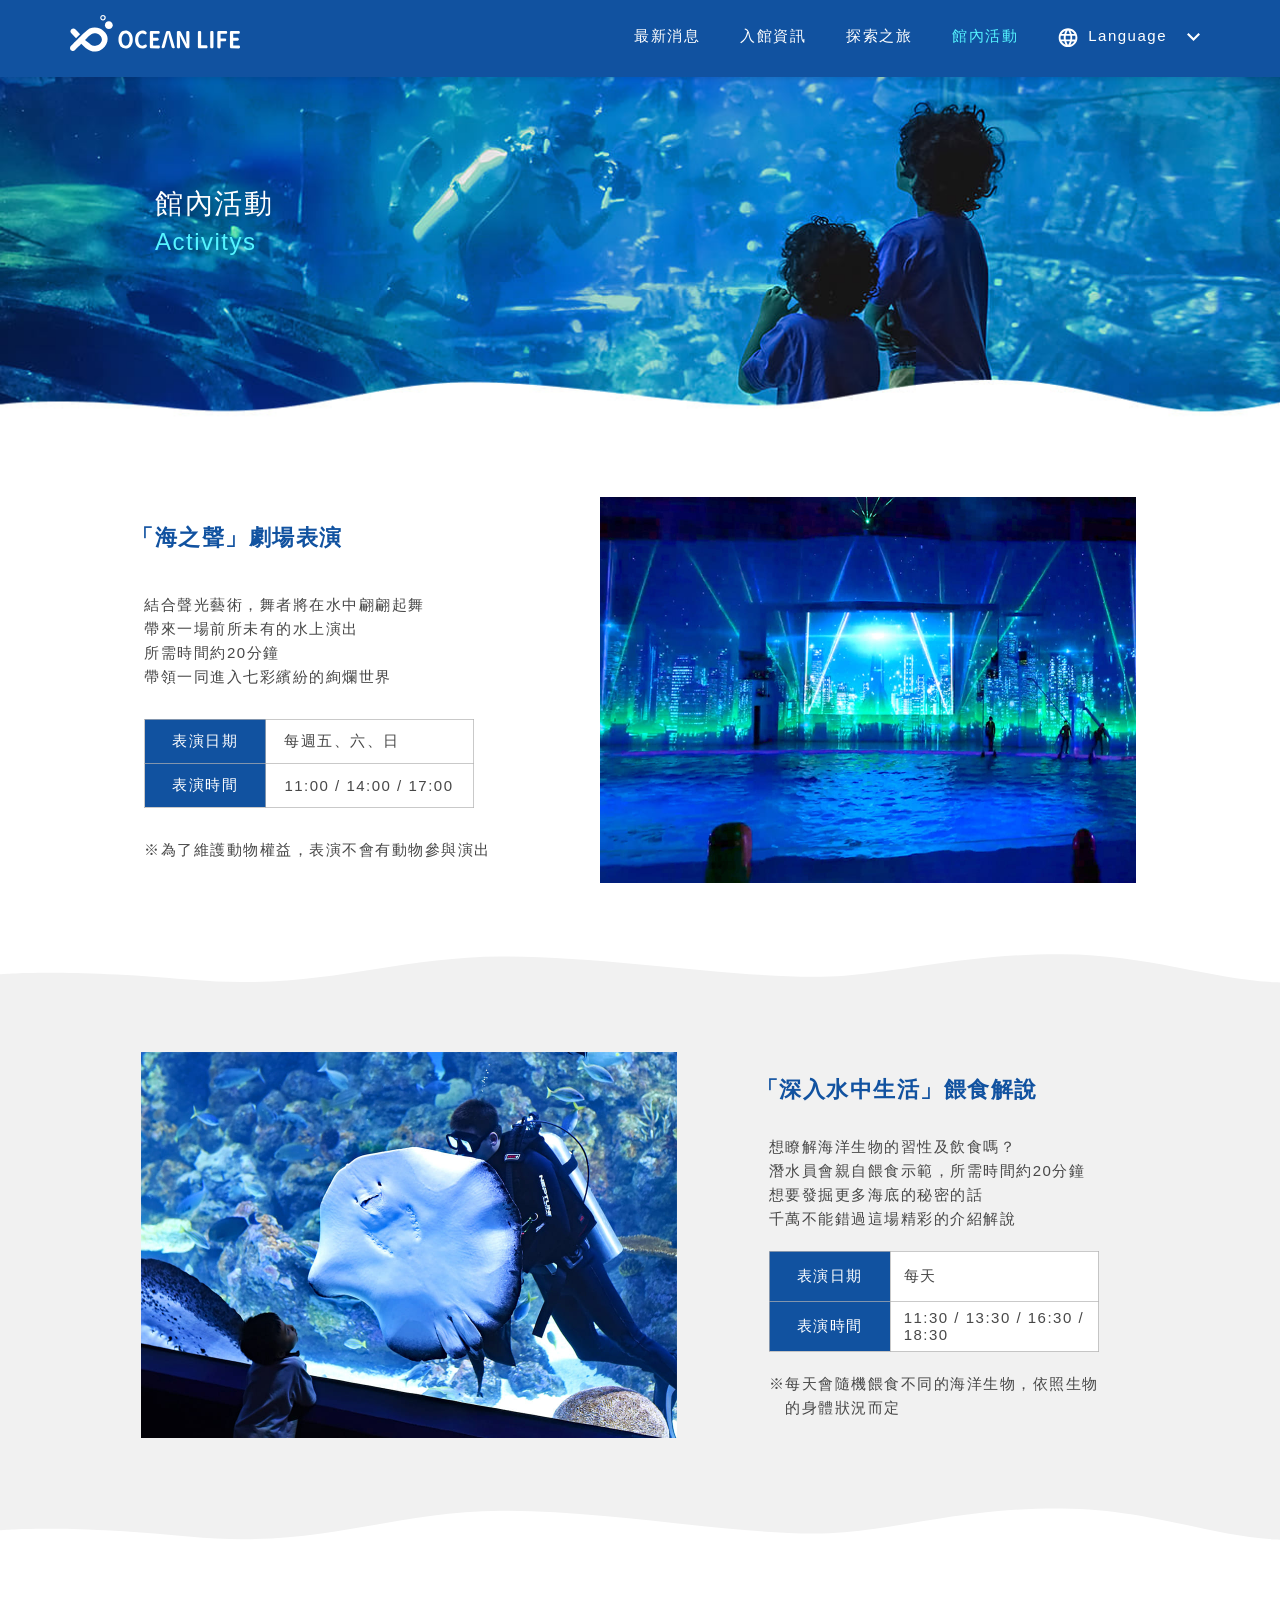
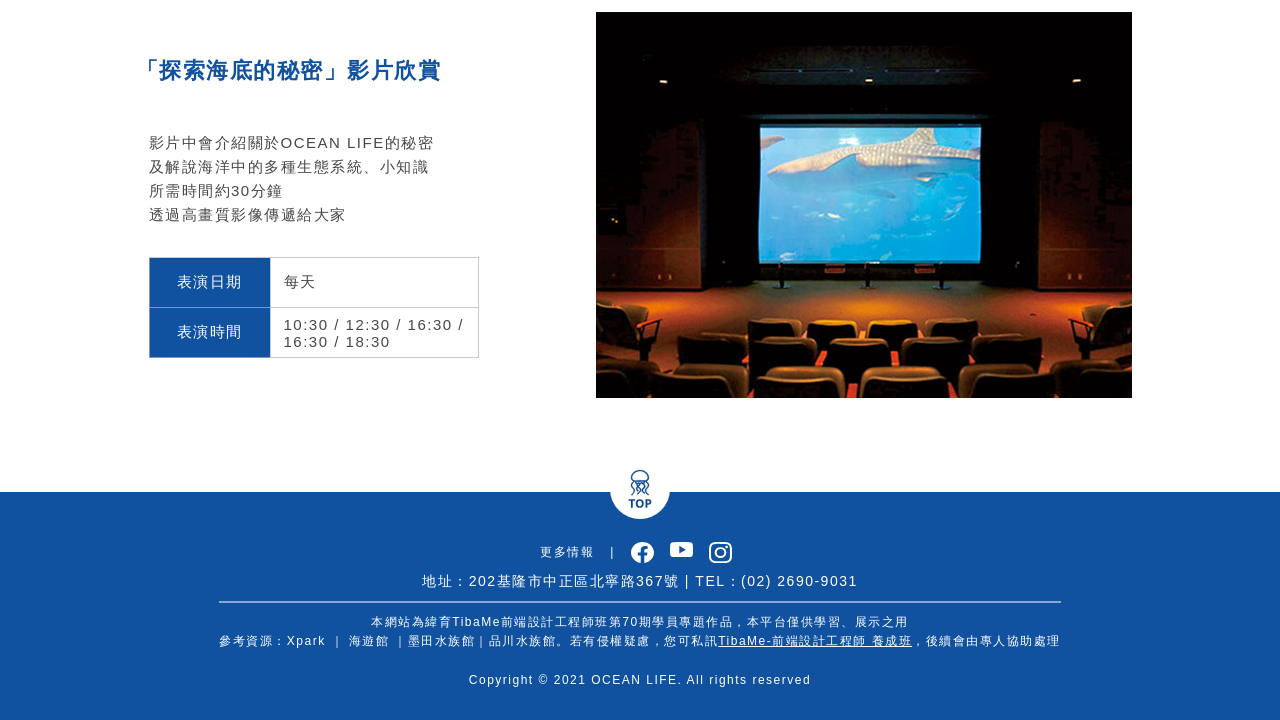
<file: activity.html>
<!DOCTYPE html>
<html lang="zh-Hant">
  <head>
    <meta charset="utf-8">
    <!-- RWD-viewport設定 -->
    <meta name="viewport" content="width=device-width, initial-scale=1.0, user-scalable=yes">

    <title>Ocean Life</title>
    <link rel="stylesheet" href="./css/activity.css">
    <link rel="stylesheet" href="./css/rwd_activity.css">
    <link href="./images/logo_icons.ico" rel="shortcut icon">

    <!-- jonsuh套件(漢堡選單) -->
    <link href="./vendors/jonsuh/hamburgers.css" rel="stylesheet">

    <!--AOS動畫套件 -->
    <link rel="stylesheet" href="https://unpkg.com/aos@next/dist/aos.css" />
  </head>
  <body>

    <!-- header -->
    <header id="header">
      <div class="block_1100">
        <a href="./index.html" class="header_logo">
          <img class="logo_02" src="./images/logo_02.svg" alt="">
        </a>


        <nav class="nav">
          <ul class="nav_list">
            <li><a href="./latest-news.html">最新消息</a></li>
            <li>
              <div class="information_block">
                <a href="./ticket.html">入館資訊</a> <!-- 設定所在位置,增加class -->
                <ul class="information_list">
                  <li class="buy_ticket"><a href="./ticket.html">票價&amp;購票</a></li>
                  <li><a href="./transportation.html">交通指南</a></li>
                  <li><a href="./FAQ.html">常見問答</a></li>
                  <li><a href="./contact.html">聯絡我們</a></li>
                </ul>
              </div>
            </li>
            <li>
              <div class="explore_block">
                <a href="./explore.html">探索之旅</a>
                <ul class="explore_list">
                  <li><a href="./explore.html">館內導覽</a></li>
                  <li><a href="./restaurant.html">特色餐廳</a></li>
                  <li><a href="./gift.html">紀念品店</a></li>
                </ul>
              </div>
            </li>
            <li><a class="on" href="./activity.html">館內活動</a></li>
            <li class="language_list">
              <a class="language_icon" href="#"><img class="svg language" src="./images/language.svg" alt=""></a>
              <div class="language_block">
                <a href="#">Language</a>
                <ul class="language_list">
                  <li><a href="#">繁體中文</a></li>
                  <li><a href="#">English</a></li>
                  <li><a href="#">日本語</a></li>
                </ul>
              </div>
              <a class="arrow_icon" href="#"><img class="svg arrow" src="./images/language_arrow.svg" alt=""></a>
            </li>
          </ul>
        </nav>

        <!-- 漢堡選單 -->
        <button class="hamburger hamburger--slider" type="button">
          <span class="hamburger-box">
            <span class="hamburger-inner"></span>
          </span>
        </button>

        <div class="burger_nav">
          <div class="burger_container">
            <!-- <a class="buy_ticket">
              <p>網路購票</p>
            </a> -->
            <ul class="burger_ul">
              <li>
                <div class="burger_li">
                  <a href="./latest-news.html">最新消息</a>
                </div>
              </li>
              <li>
                <div class="burger_li">
                  <a href="#">入館資訊</a>
                  <div class="add-icon"></div>
                </div>
                <div class="burger_content">
                  <a href="./ticket.html">票價&amp;購票</a>
                  <a href="./transportation.html">交通指南</a>
                  <a href="./FAQ.html">常見問答</a>
                  <a href="./contact.html">聯絡我們</a>
                </div>
              </li>
              <li>
                <div class="burger_li">
                  <a href="#">探索之旅</a>
                  <div class="add-icon"></div>
                </div>
                <div class="burger_content">
                  <a href="./explore.html">館內導覽</a>
                  <a href="./restaurant.html">特色餐廳</a>
                  <a href="./gift.html">紀念品店</a>
                </div>
              </li>
              <li>
                <div class="burger_li">
                  <a class="on" href="./activity.html">館內活動</a>
                </div>
              </li>
            </ul>
            <a href="#" class="buy_ticket">
              <p>網路購票</p>
            </a>
            <ul class="burger_language">
              <li class="-on">
                <a href="#">繁體中文</a>
              </li>
              <li>
                <a href="#">English</a>
              </li>
              <li>
                <a href="#">日本語</a>
              </li>
            </ul>

            <div class="burger_follow">
              <!-- <p>Follow Us</p>
              <p>|</p> -->
              <a href="#">
                <img src="./images/circle_fb.svg" alt="">
              </a>
              <a href="#">
                <img src="./images/circle_yt.svg" alt=""></a>
              <a href="#">
                <img src="./images/circle_ig.svg" alt=""></a>
            </div>
          </div>
        </div>

      </div>
    </header>


<!-- 購票視窗 -->
    <div class="ticketLink">
      <a href="https://www.kkday.com/zh-tw" target="_blank">
        <img src="./images/fixed_ticket.png" alt="">
      </a>
    </div>



<!-- 主要內容 -->
    <section class="activity">
      <div class="activity_bg"></div>
      <div class="title_box">
        <div class="activity_title">
          <p>館內活動</p>
          <p>Activitys</p>
        </div>
      </div>

      <div class="box01_1100" data-aos="fade-up" data-aos-anchor-placement="top-bottom">
        <div class="text">
          <h3>「海之聲」劇場表演</h3>
          <h5>結合聲光藝術，舞者將在水中翩翩起舞<br>帶來一場前所未有的水上演出<br>所需時間約20分鐘<br>帶領一同進入七彩繽紛的絢爛世界</h5>
          <h5>結合聲光藝術<br>舞者將在水中翩翩起舞<br>帶來一場前所未有的水上演出<br>所需時間約20分鐘<br>帶領一同進入七彩繽紛的絢爛世界</h5>
          <table>
            <tbody>  <!-- 要加入tbody,css才能對th/td有修改 -->
              <tr>
                <th>表演日期</th>
                <td>每週五、六、日</td>
              </tr>
              <tr>
                <th>表演時間</th>
                <td>11:00 /  14:00 / 17:00</td>
              </tr>
            </tbody>
          </table>
          <h5>※為了維護動物權益，表演不會有動物參與演出</h5>
        </div>
        <div class="activity_box">
          <h3>「海之聲」劇場表演</h3>
          <img src="./images/activity_01.jpg" alt="">
          <!-- <div class="activity_01"></div> -->
        </div>
      </div>

      <!-- <div class="activity_bg02"></div> -->

      <div class="box02_1100">
        <div class="activity_bg02"></div>
        <div class="activity_box" data-aos="fade-up">
          <h3>「深入水中生活」餵食解說</h3>
          <img src="./images/activity_02.jpg" alt="">
          <!-- <div class="activity_02"></div> -->
        </div>
        <div class="text" data-aos="fade-up">
          <h3>「深入水中生活」餵食解說</h3>
          <h5>想瞭解海洋生物的習性及飲食嗎？<br>潛水員會親自餵食示範，所需時間約20分鐘<br>想要發掘更多海底的秘密的話<br>千萬不能錯過這場精彩的介紹解說</h5>
          <!-- <h5>想瞭解海洋生物的習性及飲食嗎？<br>潛水員會親自餵食示範，所需時間約20分鐘<br>想要發掘更多海底的秘密的話<br>千萬不能錯過這場精彩的介紹解說</h5> -->
          <table>
            <tbody>
              <tr>
                <th>表演日期</th>
                <td>每天</td>
              </tr>
              <tr>
                <th>表演時間</th>
                <td>11:30 /  13:30 / 16:30 / 18:30</td>
              </tr>
            </tbody>
          </table>
          <h5>※每天會隨機餵食不同的海洋生物，依照生物<br>&emsp;的身體狀況而定</h5>
          <h5>※每天會隨機餵食不同的海洋生物，依照生物的身體狀況而定</h5>
        </div>
      </div>

      <div class="box03_1100" data-aos="fade-up">
        <div class="text">
          <h3>「探索海底的秘密」影片欣賞</h3>
          <h5>影片中會介紹關於OCEAN LIFE的秘密<br>及解說海洋中的多種生態系統、小知識<br>所需時間約30分鐘<br>透過高畫質影像傳遞給大家</h5>
          <table>
            <tbody>
              <tr>
                <th>表演日期</th>
                <td>每天</td>
              </tr>
              <tr>
                <th>表演時間</th>
                <td>10:30 /  12:30 / 16:30 / 16:30 / 18:30</td>
              </tr>
            </tbody>
          </table>
        </div>
        <div class="activity_box">
          <h3>「探索海底的秘密」影片欣賞</h3>
          <img src="./images/activity_03.jpg" alt="">
          <!-- <div class="activity_03"></div> -->
        </div>
      </div>
    </section>



    <!-- footer -->
    <footer class="footer">
      <div class="footer_flex">
        <div class="TOP_bt" id="BackTop">
          <a href="#"><img src="./images/TOP.svg" alt=""></a>
        </div>
        <div class="follow_icon">
          <p class="more_information">更多情報</p>
          <p class="line">|</p>
          <a href="https://www.facebook.com/" target="_blank"><img class="svg facebook" src="./images/facebook.svg" alt=""></a>
          <a href="https://www.youtube.com/" target="_blank"><img class="svg youtube" src="./images/youtube.svg" alt=""></a>
          <a href="https://www.instagram.com/" target="_blank"><img class="svg ig" src="./images/ig.svg" alt=""></a>
        </div>
        <div class="content">
          <h5>地址：202基隆市中正區北寧路367號 | TEL：(02) 2690-9031</h5>
          <hr>
          <p>本網站為緯育TibaMe前端設計工程師班第70期學員專題作品，本平台僅供學習、展示之用</p>
          <p>參考資源：Xpark ｜ 海遊館 ｜墨田水族館｜品川水族館。若有侵權疑慮，您可私訊<a href="https://www.facebook.com/webindex/" target="_blank">TibaMe-前端設計工程師 養成班</a>，後續會由專人協助處理</p>
          <p class="copy">Copyright © 2021 OCEAN LIFE. All rights reserved</p>
        </div>
        <div class="rwd_content">
          <h5>地址：202基隆市中正區北寧路367號<br>TEL：(02) 2690-9031</h5>
          <hr>
          <p>本網站為緯育TibaMe前端設計工程師班第70期學員專題作品，本平台僅供學習、展示之用</p>
          <p>參考資源：Xpark ｜ 海遊館 ｜墨田水族館｜品川水族館。若有侵權疑慮，您可私訊<a href="https://www.facebook.com/webindex/" target="_blank">TibaMe-前端設計工程師 養成班</a></p>
          <p class="copy">Copyright © 2021 OCEAN LIFE. All rights reserved</p>
        </div>
      </div>

    </footer>


    <script src="https://code.jquery.com/jquery-3.6.0.min.js"></script>
    <!-- <script src="https://cdnjs.cloudflare.com/ajax/libs/font-awesome/5.13.0/js/all.min.js"></script> -->

    <!-- AOS動畫套件 -->
    <script src="https://unpkg.com/aos@next/dist/aos.js"></script>
    <script>
      AOS.init();
    </script>


    <script src="./js/common/svg_change.js"></script>
    <script src="./js/common/top_back.js"></script>

    <script src="./js/common/header.js"></script>
    <script src="./vendors/AOS.js"></script>
  </body>
</html>
</file>
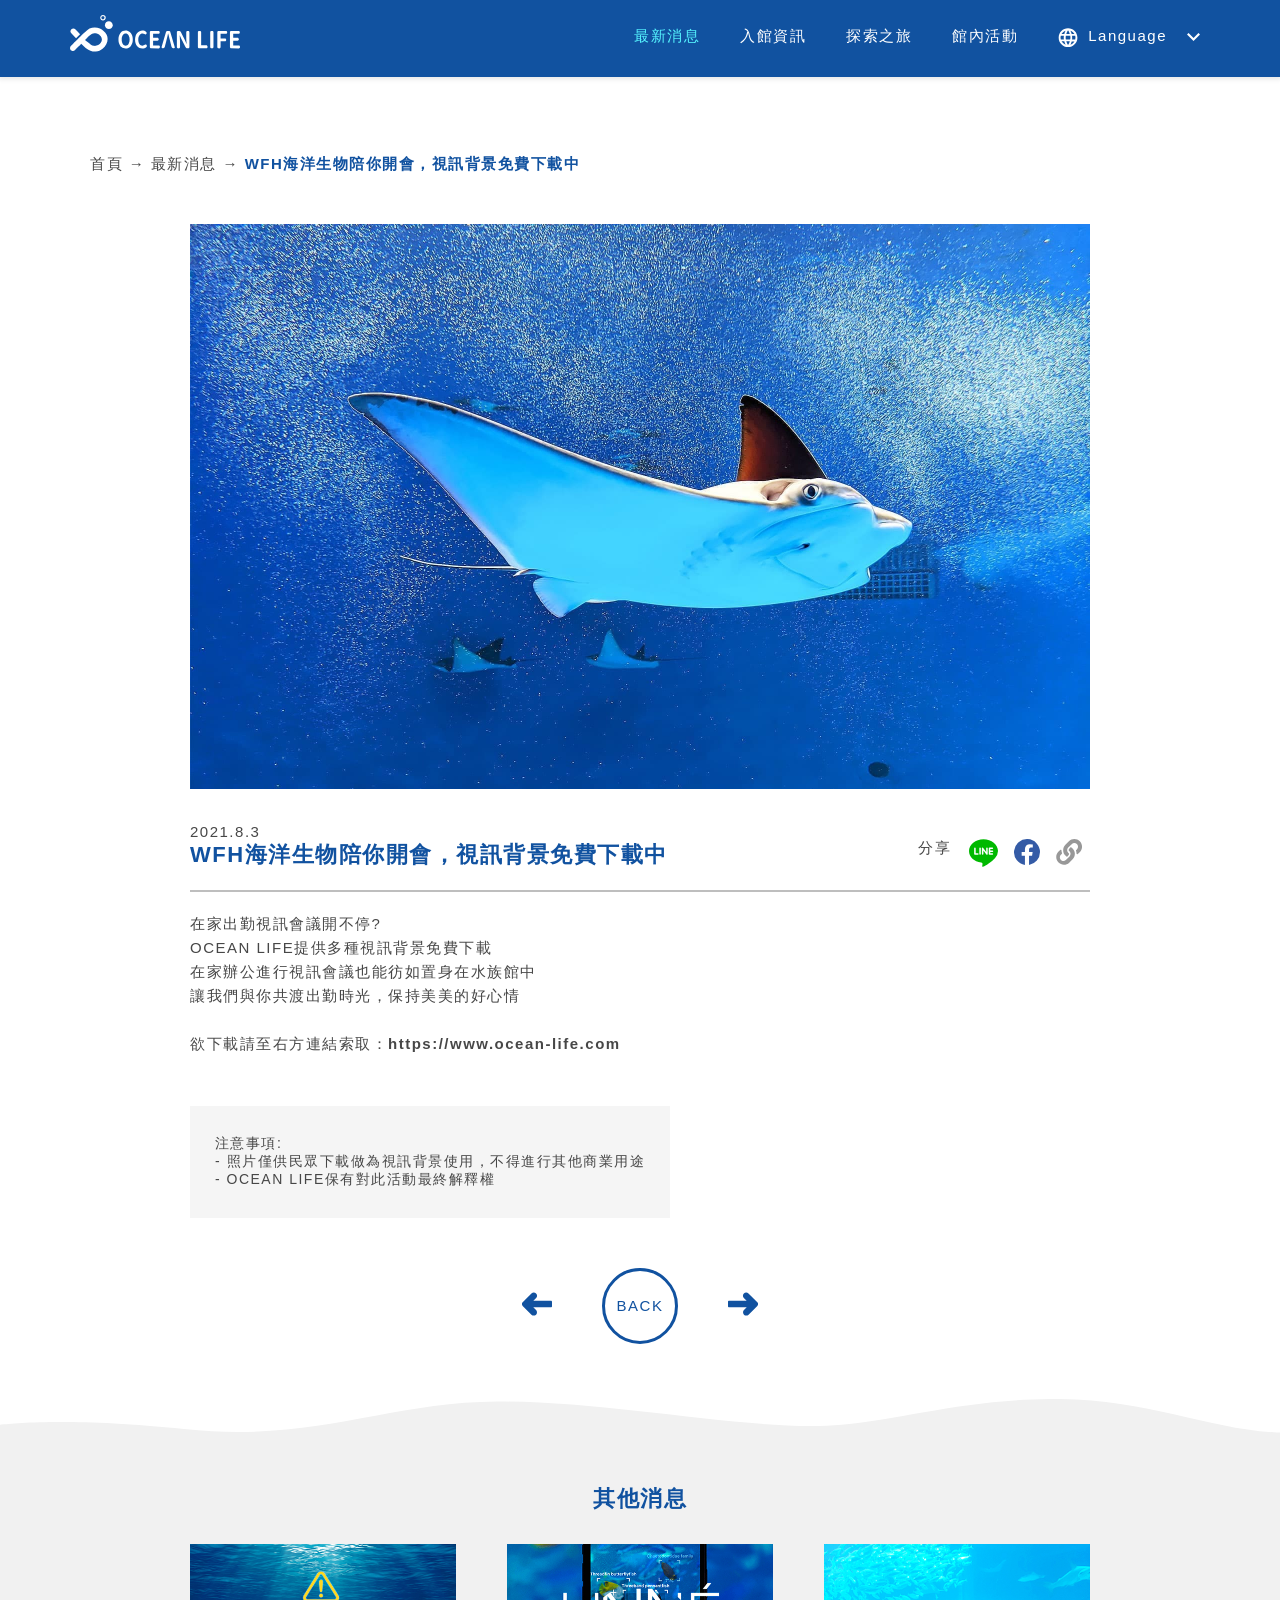
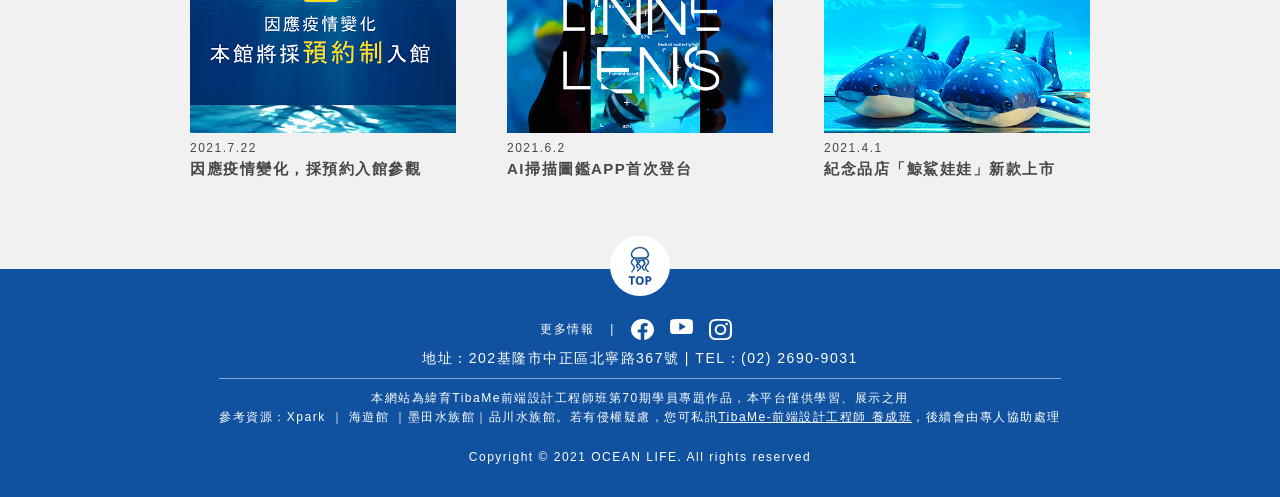
<file: article.html>
<!DOCTYPE html>
<html lang="zh-Hant">
  <head>
    <meta charset="utf-8">
    <!-- RWD-viewport設定 -->
    <meta name="viewport" content="width=device-width, initial-scale=1.0, user-scalable=yes">

    <title>Ocean Life</title>
    <link rel="stylesheet" href="./css/article.css">
    <link rel="stylesheet" href="./css/rwd_article.css">
    <link href="./images/logo_icons.ico" rel="shortcut icon">

    <!-- jonsuh套件(漢堡選單) -->
    <link href="./vendors/jonsuh/hamburgers.css" rel="stylesheet">
  </head>
  <body>

    <!-- header -->
    <header id="header">
      <div class="block_1100">
        <a href="./index.html" class="header_logo">
          <img class="logo_02" src="./images/logo_02.svg" alt="">
        </a>


        <nav class="nav">
          <ul class="nav_list">
            <li><a class="on" href="./latest-news.html">最新消息</a></li>
            <li>
              <div class="information_block">
                <a href="./ticket.html">入館資訊</a> <!-- 設定所在位置,增加class -->
                <ul class="information_list">
                  <li class="buy_ticket"><a href="./ticket.html">票價&amp;購票</a></li>
                  <li><a href="./transportation.html">交通指南</a></li>
                  <li><a href="./FAQ.html">常見問答</a></li>
                  <li><a href="./contact.html">聯絡我們</a></li>
                </ul>
              </div>
            </li>
            <li>
              <div class="explore_block">
                <a href="./explore.html">探索之旅</a>
                <ul class="explore_list">
                  <li><a href="./explore.html">館內導覽</a></li>
                  <li><a href="./restaurant.html">特色餐廳</a></li>
                  <li><a href="./gift.html">紀念品店</a></li>
                </ul>
              </div>
            </li>
            <li><a href="./activity.html">館內活動</a></li>
            <li class="language_list">
              <a class="language_icon" href="#"><img class="svg language" src="./images/language.svg" alt=""></a>
              <div class="language_block">
                <a href="#">Language</a>
                <ul class="language_list">
                  <li><a href="#">繁體中文</a></li>
                  <li><a href="#">English</a></li>
                  <li><a href="#">日本語</a></li>
                </ul>
              </div>
              <a class="arrow_icon" href="#"><img class="svg arrow" src="./images/language_arrow.svg" alt=""></a>
            </li>
          </ul>
        </nav>

        <!-- 漢堡選單 -->
        <button class="hamburger hamburger--slider" type="button">
          <span class="hamburger-box">
            <span class="hamburger-inner"></span>
          </span>
        </button>

        <div class="burger_nav">
          <div class="burger_container">
            <!-- <a class="buy_ticket">
              <p>網路購票</p>
            </a> -->
            <ul class="burger_ul">
              <li>
                <div class="burger_li">
                  <a class="on" href="./latest-news.html">最新消息</a>
                </div>
              </li>
              <li>
                <div class="burger_li">
                  <a href="#">入館資訊</a>
                  <div class="add-icon"></div>
                </div>
                <div class="burger_content">
                  <a href="./ticket.html">票價&amp;購票</a>
                  <a href="./transportation.html">交通指南</a>
                  <a href="./FAQ.html">常見問答</a>
                  <a href="./contact.html">聯絡我們</a>
                </div>
              </li>
              <li>
                <div class="burger_li">
                  <a href="#">探索之旅</a>
                  <div class="add-icon"></div>
                </div>
                <div class="burger_content">
                  <a href="./explore.html">館內導覽</a>
                  <a href="./restaurant.html">特色餐廳</a>
                  <a href="./gift.html">紀念品店</a>
                </div>
              </li>
              <li>
                <div class="burger_li">
                  <a href="./activity.html">館內活動</a>
                </div>
              </li>
            </ul>
            <a href="#" class="buy_ticket">
              <p>網路購票</p>
            </a>
            <ul class="burger_language">
              <li class="-on">
                <a href="#">繁體中文</a>
              </li>
              <li>
                <a href="#">English</a>
              </li>
              <li>
                <a href="#">日本語</a>
              </li>
            </ul>

            <div class="burger_follow">
              <!-- <p>Follow Us</p>
              <p>|</p> -->
              <a href="#">
                <img src="./images/circle_fb.svg" alt="">
              </a>
              <a href="#">
                <img src="./images/circle_yt.svg" alt=""></a>
              <a href="#">
                <img src="./images/circle_ig.svg" alt=""></a>
            </div>
          </div>
        </div>

      </div>
    </header>

<!-- 購票視窗 -->
    <div class="ticketLink">
      <a href="https://www.kkday.com/zh-tw" target="_blank">
        <img src="./images/fixed_ticket.png" alt="">
      </a>
    </div>


<!-- 主要內容 -->
    <section class="article">
      <div class="bread_box">
        <h5><a href="./index.html">首頁</a> →   <a href="./latest-news.html">最新消息</a> → <span>WFH海洋生物陪你開會，視訊背景免費下載中</span></h5>
      </div>
      <div class="article">
        <img src="./images/news_o01_big.jpg" alt="">

        <div class="text">
          <div class="top">
            <div class="title">
              <h5>2021.8.3</h5>
              <h3>WFH海洋生物陪你開會，視訊背景免費下載中</h3>
            </div>
            <div class="share">
              <h5>分享</h5>
              <a href="#"><img class="line" src="./images/line.svg" alt=""></a>
              <a href="#"><img class="fb" src="./images/facebook_blue.svg" alt=""></a>
              <a href="#"><img class="link" src="./images/link.svg" alt=""></a>
            </div>
          </div>

          <hr>

          <div class="bottom">
            <h5>在家出勤視訊會議開不停?<br>OCEAN LIFE提供多種視訊背景免費下載<br>在家辦公進行視訊會議也能彷如置身在水族館中<br>讓我們與你共渡出勤時光，保持美美的好心情<br><br>欲下載請至右方連結索取：<a href="#">https://www.ocean-life.com</a></h5>
            <div class="notice">
              <h5>注意事項:<br>- 照片僅供民眾下載做為視訊背景使用，不得進行其他商業用途<br>- OCEAN LIFE保有對此活動最終解釋權</h5>
            </div>
          </div>

        </div>

      </div>

      <div class="share">
        <h5>分享</h5>
        <a href="#"><img class="line" src="./images/line.svg" alt=""></a>
        <a href="#"><img class="fb" src="./images/facebook_blue.svg" alt=""></a>
        <a href="#"><img class="link" src="./images/link.svg" alt=""></a>
      </div>


      <div class="btn">
        <a href="#"><img class="svg arrow_left" src="./images/news_arrow_left.svg" alt=""></a>
        <div class="back">
          <a href="./latest-news.html">BACK</a>
        </div>
        <a href="#"><img class="svg arrow_right" src="./images/news_arrow_right.svg" alt=""></a>
      </div>

      <div class="bg"></div>

      <div class="others">
        <h3>其他消息</h3>
        <ul>
          <li>
            <a href="#">
              <div class="img">
                <img src="./images/news_o02.jpg" alt="">
              </div>
              <p>2021.7.22</p>
              <h5>因應疫情變化，採預約入館參觀</h5>
            </a>
          </li>
          <li>
            <a href="#">
              <div class="img">
                <img src="./images/news_o03.jpg" alt="">
              </div>
              <p>2021.6.2</p>
              <h5>AI掃描圖鑑APP首次登台</h5>
            </a>
          </li>
          <li>
            <a href="#">
              <div class="img">
                <img src="./images/news_a04.jpg" alt="">
              </div>
              <p>2021.4.1</p>
              <h5>紀念品店「鯨鯊娃娃」新款上市</h5>
            </a>
          </li>
        </ul>
      </div>
    </section>





    <!-- footer -->
    <footer class="footer">
      <div class="footer_flex">
        <div class="TOP_bt" id="BackTop">
          <a href="#"><img src="./images/TOP.svg" alt=""></a>
        </div>
        <div class="follow_icon">
          <p class="more_information">更多情報</p>
          <p class="line">|</p>
          <a href="https://www.facebook.com/" target="_blank"><img class="svg facebook" src="./images/facebook.svg" alt=""></a>
          <a href="https://www.youtube.com/" target="_blank"><img class="svg youtube" src="./images/youtube.svg" alt=""></a>
          <a href="https://www.instagram.com/" target="_blank"><img class="svg ig" src="./images/ig.svg" alt=""></a>
        </div>
        <div class="content">
          <h5>地址：202基隆市中正區北寧路367號 | TEL：(02) 2690-9031</h5>
          <hr>
          <p>本網站為緯育TibaMe前端設計工程師班第70期學員專題作品，本平台僅供學習、展示之用</p>
          <p>參考資源：Xpark ｜ 海遊館 ｜墨田水族館｜品川水族館。若有侵權疑慮，您可私訊<a href="https://www.facebook.com/webindex/" target="_blank">TibaMe-前端設計工程師 養成班</a>，後續會由專人協助處理</p>
          <p class="copy">Copyright © 2021 OCEAN LIFE. All rights reserved</p>
        </div>
        <div class="rwd_content">
          <h5>地址：202基隆市中正區北寧路367號<br>TEL：(02) 2690-9031</h5>
          <hr>
          <p>本網站為緯育TibaMe前端設計工程師班第70期學員專題作品，本平台僅供學習、展示之用</p>
          <p>參考資源：Xpark ｜ 海遊館 ｜墨田水族館｜品川水族館。若有侵權疑慮，您可私訊<a href="https://www.facebook.com/webindex/" target="_blank">TibaMe-前端設計工程師 養成班</a></p>
          <p class="copy">Copyright © 2021 OCEAN LIFE. All rights reserved</p>
        </div>
      </div>

    </footer>


    <script src="https://code.jquery.com/jquery-3.6.0.min.js"></script>
    <!-- <script src="https://cdnjs.cloudflare.com/ajax/libs/font-awesome/5.13.0/js/all.min.js"></script> -->
    <script src="./js/common/svg_change.js"></script>
    <script src="./js/common/top_back.js"></script>
    <script src="./js/common/header.js"></script>
  </body>
</html>
</file>
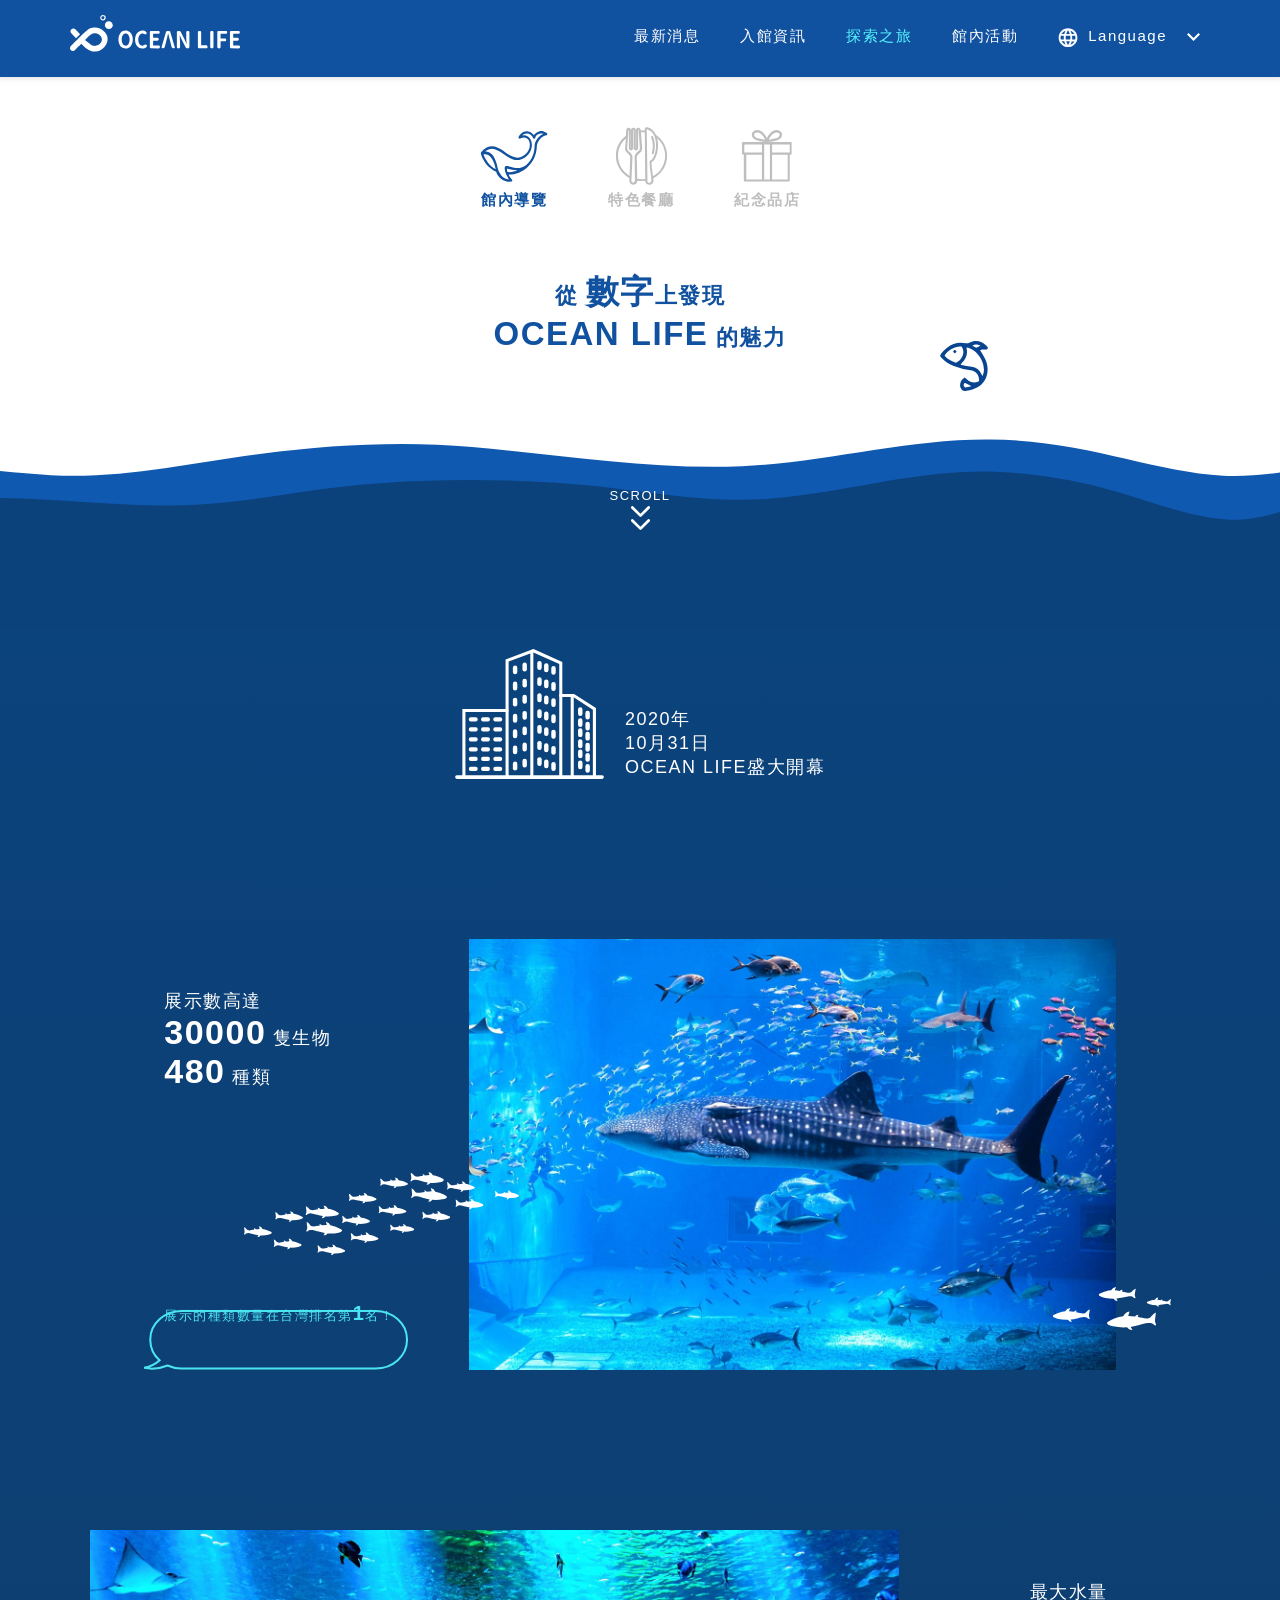
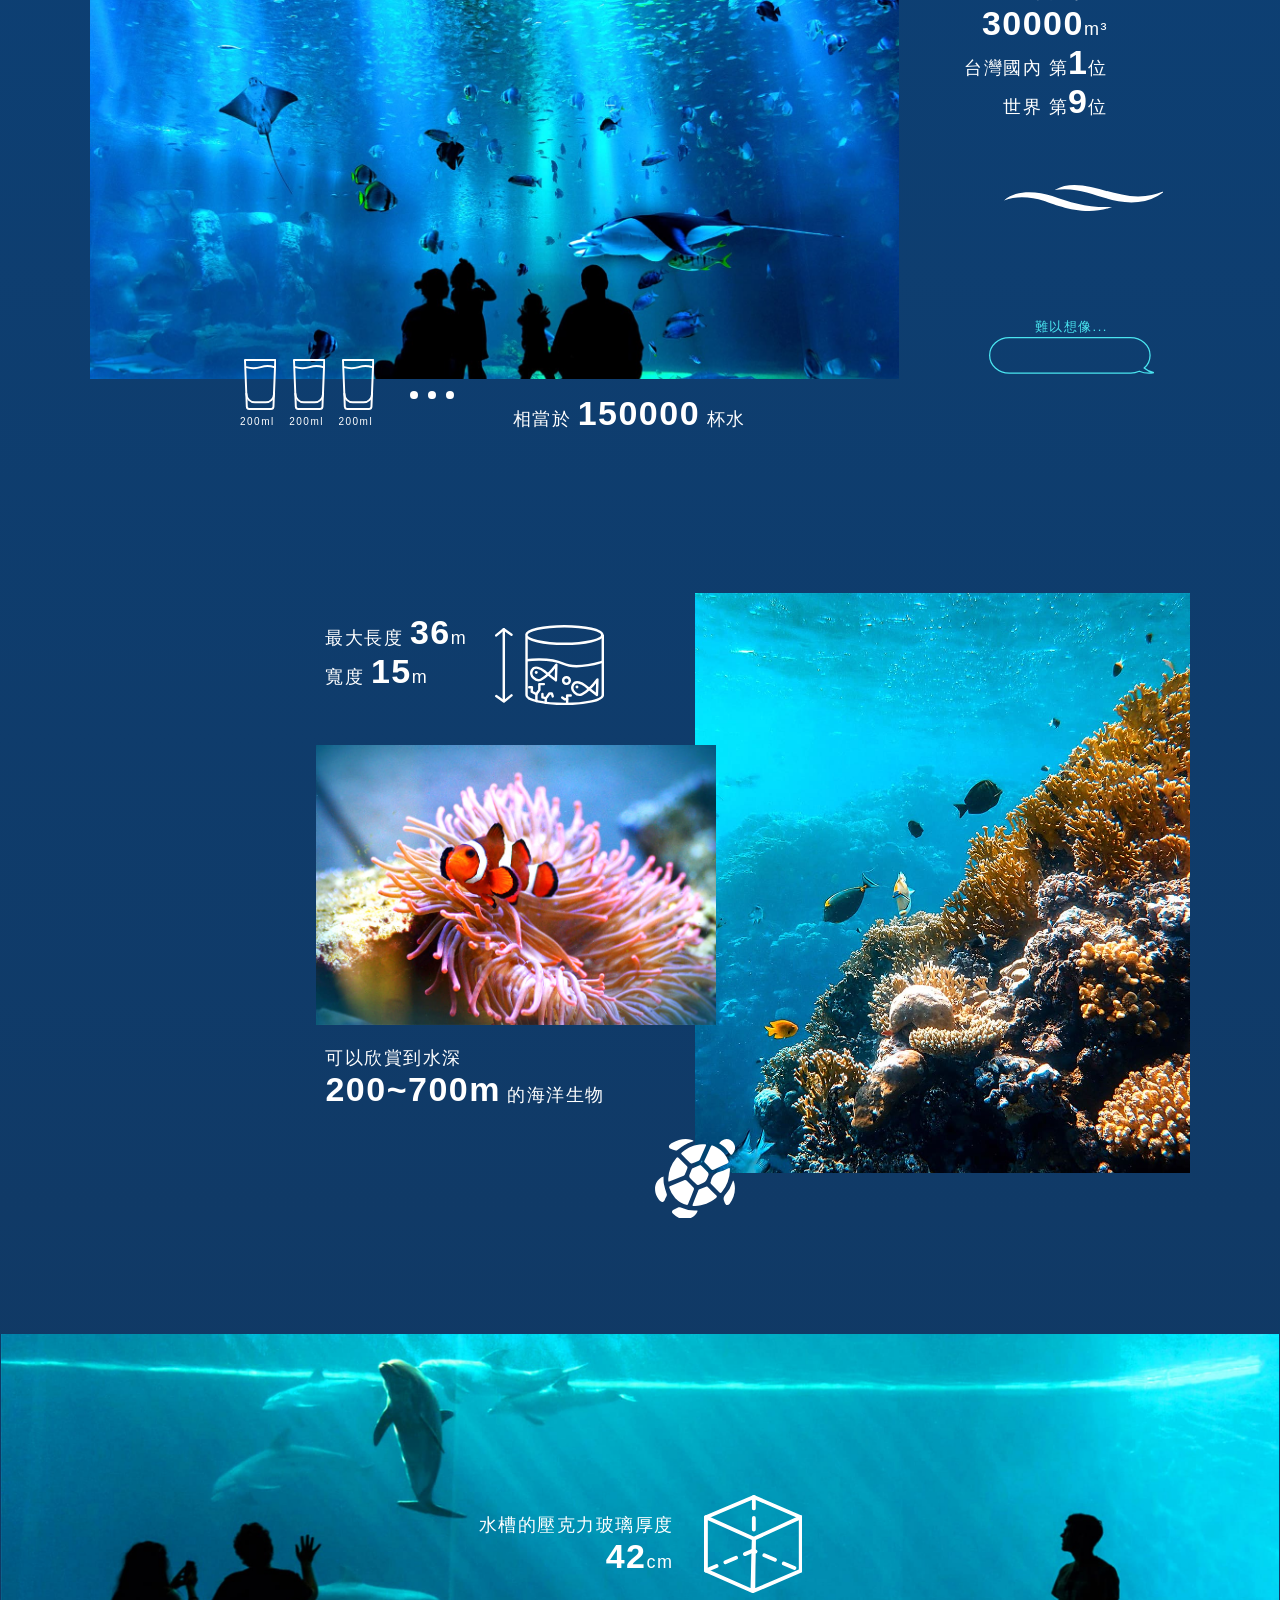
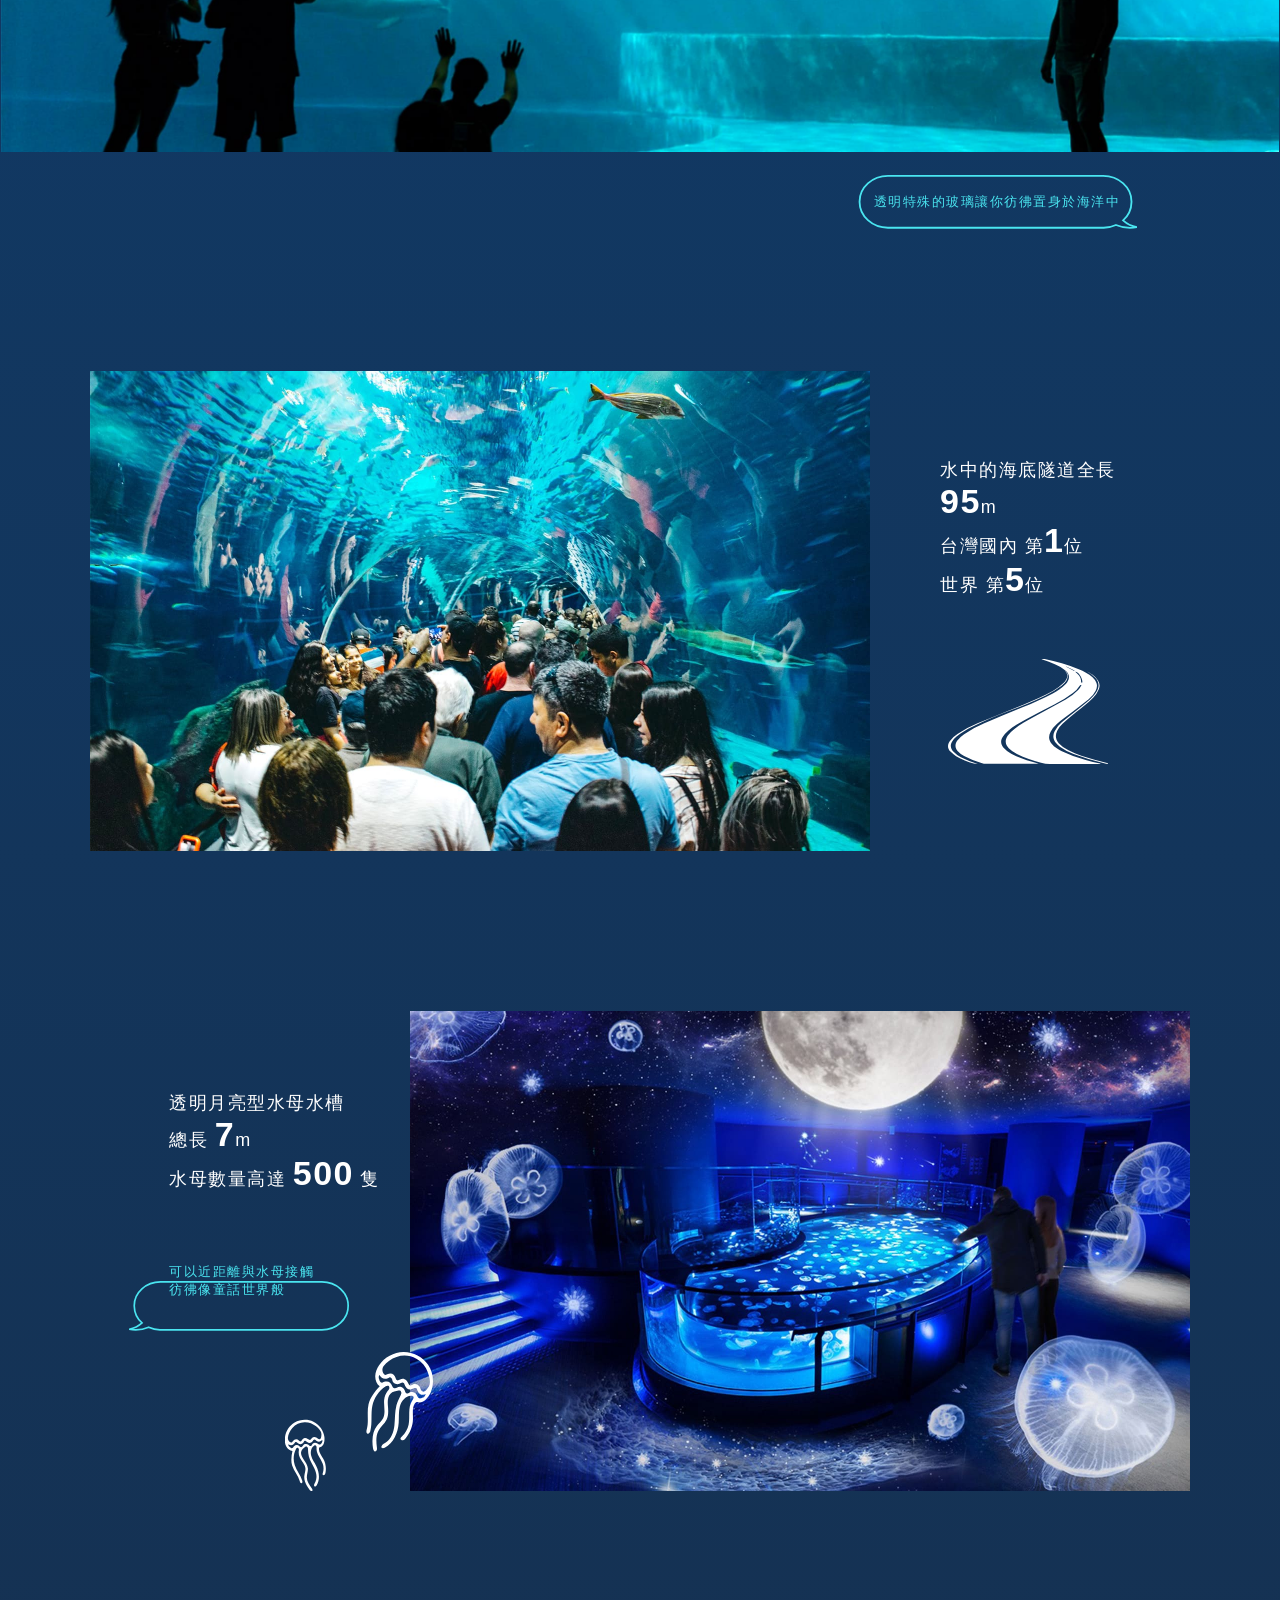
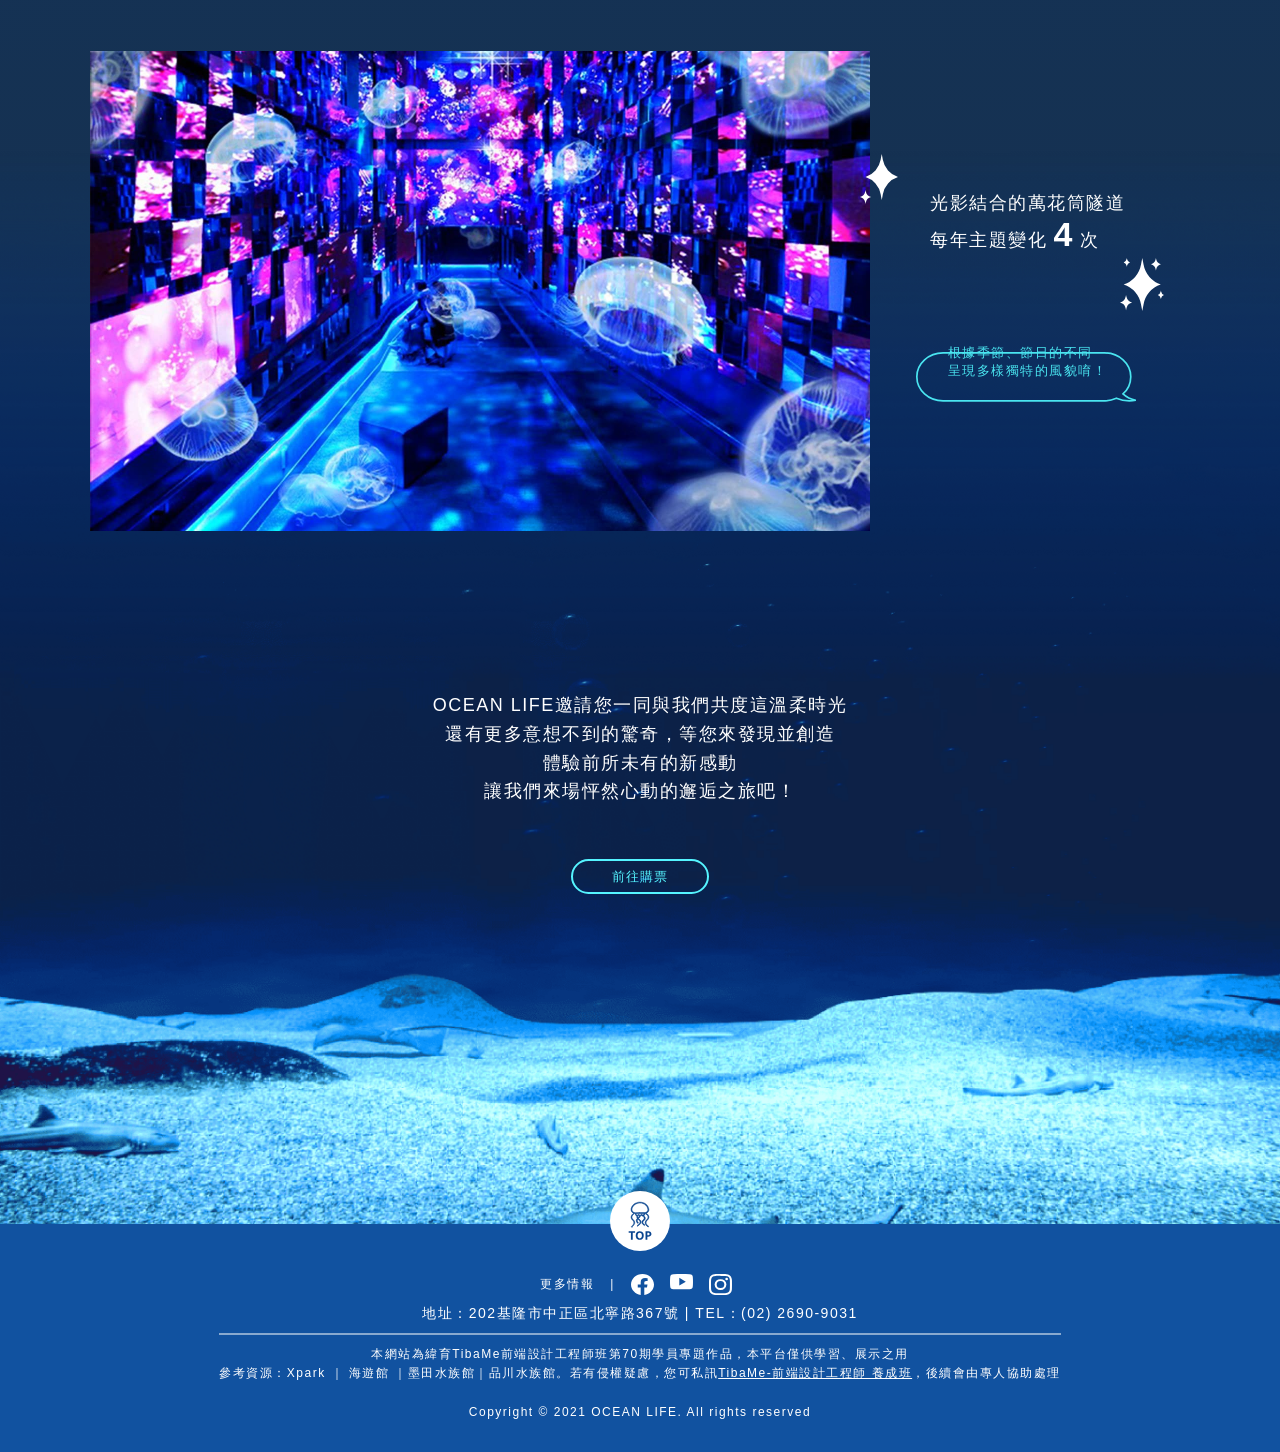
<file: explore.html>
<!DOCTYPE html>
<html lang="zh-Hant">
  <head>
    <meta charset="utf-8">
    <!-- RWD-viewport設定 -->
    <meta name="viewport" content="width=device-width, initial-scale=1.0, user-scalable=yes">

    <title>Ocean Life</title>
    <link rel="stylesheet" href="./css/explore.css">
    <link rel="stylesheet" href="./css/rwd_explore.css">
    <link href="./images/logo_icons.ico" rel="shortcut icon">

    <!--AOS動畫套件 -->
    <link rel="stylesheet" href="https://unpkg.com/aos@next/dist/aos.css" />

    <!-- jonsuh套件(漢堡選單) -->
    <link href="./vendors/jonsuh/hamburgers.css" rel="stylesheet">
  </head>
  <body>

    <!-- header -->
    <header id="header">
      <div class="block_1100">
        <a href="./index.html" class="header_logo">
          <img class="logo_02" src="./images/logo_02.svg" alt="">
        </a>


        <nav class="nav">
          <ul class="nav_list">
            <li><a href="./latest-news.html">最新消息</a></li>
            <li>
              <div class="information_block">
                <a href="./ticket.html">入館資訊</a> <!-- 設定所在位置,增加class -->
                <ul class="information_list">
                  <li class="buy_ticket"><a href="./ticket.html">票價&amp;購票</a></li>
                  <li><a href="./transportation.html">交通指南</a></li>
                  <li><a href="./FAQ.html">常見問答</a></li>
                  <li><a href="./contact.html">聯絡我們</a></li>
                </ul>
              </div>
            </li>
            <li>
              <div class="explore_block">
                <a class="on" href="./explore.html">探索之旅</a>
                <ul class="explore_list">
                  <li><a href="./explore.html">館內導覽</a></li>
                  <li><a href="./restaurant.html">特色餐廳</a></li>
                  <li><a href="./gift.html">紀念品店</a></li>
                </ul>
              </div>
            </li>
            <li><a href="./activity.html">館內活動</a></li>
            <li class="language_list">
              <a class="language_icon" href="#"><img class="svg language" src="./images/language.svg" alt=""></a>
              <div class="language_block">
                <a href="#">Language</a>
                <ul class="language_list">
                  <li><a href="#">繁體中文</a></li>
                  <li><a href="#">English</a></li>
                  <li><a href="#">日本語</a></li>
                </ul>
              </div>
              <a class="arrow_icon" href="#"><img class="svg arrow" src="./images/language_arrow.svg" alt=""></a>
            </li>
          </ul>
        </nav>

        <!-- 漢堡選單 -->
        <button class="hamburger hamburger--slider" type="button">
          <span class="hamburger-box">
            <span class="hamburger-inner"></span>
          </span>
        </button>

        <div class="burger_nav">
          <div class="burger_container">
            <ul class="burger_ul">
              <li>
                <div class="burger_li">
                  <a href="./latest-news.html">最新消息</a>
                </div>
              </li>
              <li>
                <div class="burger_li">
                  <a href="#">入館資訊</a>
                  <div class="add-icon"></div>
                </div>
                <div class="burger_content">
                  <a href="./ticket.html">票價&amp;購票</a>
                  <a href="./transportation.html">交通指南</a>
                  <a href="./FAQ.html">常見問答</a>
                  <a href="./contact.html">聯絡我們</a>
                </div>
              </li>
              <li>
                <div class="burger_li">
                  <a href="#">探索之旅</a>
                  <div class="add-icon"></div>
                </div>
                <div class="burger_content">
                  <a href="./explore.html">館內導覽</a>
                  <a href="./restaurant.html">特色餐廳</a>
                  <a href="./gift.html">紀念品店</a>
                </div>
              </li>
              <li>
                <div class="burger_li">
                  <a href="./activity.html">館內活動</a>
                </div>
              </li>
            </ul>

            <a href="#" class="buy_ticket">
              <p>網路購票</p>
            </a>

            <ul class="burger_language">
              <li class="-on">
                <a href="#">繁體中文</a>
              </li>
              <li>
                <a href="#">English</a>
              </li>
              <li>
                <a href="#">日本語</a>
              </li>
            </ul>

            <div class="burger_follow">
              <!-- <p>Follow Us</p>
              <p>|</p> -->
              <a href="#">
                <img src="./images/circle_fb.svg" alt="">
              </a>
              <a href="#">
                <img src="./images/circle_yt.svg" alt=""></a>
              <a href="#">
                <img src="./images/circle_ig.svg" alt=""></a>
            </div>
          </div>
        </div>

      </div>
    </header>

<!-- 購票視窗 -->
    <div class="ticketLink">
      <a href="https://www.kkday.com/zh-tw" target="_blank">
        <img src="./images/fixed_ticket.png" alt="">
      </a>
    </div>



<!-- 主要內容 -->
    <section class="bg">
      <div class="explore_bg_01"></div>
      <div class="explore_bg_02"></div>
      <div class="explore_bg_03"></div>
    </section>
    <section class="explore">
      <!-- <div class="bg">
        <div class="explore_bg_01"></div>
        <div class="explore_bg_02"></div>
        <div class="explore_bg_03"></div>
      </div> -->

      <ul class="change_bt_1100">
        <li class="one">
          <a href="./explore.html">
            <img class="svg animals" src="./images/animals_blue.svg" alt="">
            <h5>館內導覽</h5>
          </a>
        </li>
        <li class="two">
          <a href="./restaurant.html">
            <img class="svg eat" src="./images/eat.svg" alt="">
            <h5>特色餐廳</h5>
          </a>
        </li>
        <li class="three">
          <a href="./gift.html">
            <img class="svg gift" src="./images/gift.svg" alt="">
            <h5>紀念品店</h5>
          </a>
        </li>
      </ul>

      <div class="text_1100">
        <div class="fishUP_img"></div>
        <h3>從 <span>數字</span>上發現<br><span>OCEAN LIFE</span> 的魅力</h3>
        <div class="scrool_box">
          <a href="#">SCROLL</a>
          <a class="scroll_01" href="#"><img src="./images/scroll_arrow.svg" alt=""></a>
          <a class="scroll_02" href="#"><img src="./images/scroll_arrow.svg" alt=""></a>
        </div>
      </div>

      <!-- 公司開幕 -->
      <div class="company_1100" data-aos="fade-up">
        <div class="company_img"></div>
        <h4>2020年<br>10月31日<br>OCEAN LIFE盛大開幕</h4>
      </div>

      <!-- 展示數量,種類 -->
      <div class="quantity_1100" data-aos="fade-up">
        <div class="left_box">
          <h4>展示數高達<br><span>30000</span> 隻生物<br><span>480</span> 種類</h4>
          <div class="left_img"></div>
          <h6>展示的種類數量在台灣排名第<span>1</span>名！</h6>
          <div class="dialog_svg"></div>
        </div>
        <div class="right_box">
          <div class="quantity_img"></div>
          <div class="right_img"></div>
        </div>
      </div>

      <!-- 水量 -->
      <div class="Water_volume_1100" data-aos="fade-up">
        <div class="left_box">
          <div class="water_img"></div>
          <div class="water_cup">
            <div class="cups">
              <div class="cup_icon"></div>
              <p>200ml</p>
            </div>
            <div class="cups">
              <div class="cup_icon"></div>
              <p>200ml</p>
            </div>
            <div class="cups">
              <div class="cup_icon"></div>
              <p>200ml</p>
            </div>
            <div class="three_dot"></div>
          </div>
          <h4>相當於 <span>150000</span> 杯水</h4>
        </div>

        <div class="right_box">
          <h4>最大水量<br><span>30000</span>m³<br>台灣國內 第<span>1</span>位<br>世界 第<span>9</span>位</h4>
          <div class="wave_img"></div>
          <h6>難以想像...</h6>
          <div class="dialog_svg"></div>
        </div>
      </div>

      <!-- 水族館尺寸 -->
      <div class="size_1100" data-aos="fade-up">
        <div class="left_box">
          <div class="top">
            <div class="text">
              <h4>最大長度 <span>36</span>m</h4>
              <h4>寬度 <span>15</span>m</h4>
            </div>
            <div class="size_svg"></div>
          </div>
          <div class="middle"></div>
          <div class="bottom">
            <h4>可以欣賞到水深<br><span>200~700m</span> 的海洋生物</h4>
          </div>
        </div>

        <div class="right_box">
          <div class="siz01_img"></div>
          <div class="tortoise_svg"></div>
        </div>
      </div>

      <!-- 水族館玻璃厚度 -->
      <div class="thickness_bg_box">
        <div class="thickness_img" data-aos="fade-up"></div>
      </div>
      <div class="thickness_1100">
        <h4>水槽的壓克力玻璃厚度<br><span>42</span>cm</h4>
        <div class="Cube_svg"></div>
      </div>
      <div class="dialog_box_1100">
        <h6>透明特殊的玻璃讓你彷彿置身於海洋中</h6>
        <div class="dialog_svg"></div>
      </div>

      <!-- 海底隧道 -->
      <div class="tunnel_1100" data-aos="fade-up">
        <div class="left_box">
          <div class="tunnel_img"></div>
        </div>
        <div class="right_box">
          <h4>水中的海底隧道全長<br><span>95</span>m<br>台灣國內 第<span>1</span>位<br>世界 第<span>5</span>位</h4>
          <div class="tunnel"></div>
        </div>
      </div>

      <!-- 水母專區 -->
      <div class="jellyfish_1100" data-aos="fade-up">
        <div class="left_box">
          <h4>透明月亮型水母水槽<br>總長 <span>7</span>m<br>水母數量高達 <span>500</span> 隻</h4>
          <div class="dialog_svg"></div>
          <h6>可以近距離與水母接觸<br>彷彿像童話世界般</h6>
        </div>
        <div class="right_box">
          <div class="jellyfish_img"></div>
          <div class="jellyfish_svg"></div>
        </div>
      </div>

      <!-- 萬花筒隧道 -->
      <div class="light_1100" data-aos="fade-up">
        <div class="left_box">
          <div class="light_img"></div>
        </div>
        <div class="right_box">
          <h4>光影結合的萬花筒隧道<br>每年主題變化 <span>4</span> 次</h4>
          <div class="dialog_svg"></div>
          <h6>根據季節、節日的不同<br>呈現多樣獨特的風貌唷！</h6>
          <div class="left_shine_svg"></div>
          <div class="right_shine_svg"></div>
        </div>
      </div>


      <!-- 說明文 -->
      <div class="introduce_1100" data-aos="fade-up">
        <h4>OCEAN LIFE邀請您一同與我們共度這溫柔時光<br>還有更多意想不到的驚奇，等您來發現並創造<br>體驗前所未有的新感動<br>讓我們來場怦然心動的邂逅之旅吧！</h4>
        <div class="bottom_bt">
          <div class="btn_more">
            <a href="https://www.kkday.com/zh-tw" target="_blank">前往購票</a>
          </div>
        </div>
      </div>

    </section>


    <!-- footer -->
    <footer class="footer">
      <div class="footer_flex">
        <div class="TOP_bt" id="BackTop">
          <a href="#"><img src="./images/TOP.svg" alt=""></a>
        </div>
        <div class="follow_icon">
          <p class="more_information">更多情報</p>
          <p class="line">|</p>
          <a href="https://www.facebook.com/" target="_blank"><img class="svg facebook" src="./images/facebook.svg" alt=""></a>
          <a href="https://www.youtube.com/" target="_blank"><img class="svg youtube" src="./images/youtube.svg" alt=""></a>
          <a href="https://www.instagram.com/" target="_blank"><img class="svg ig" src="./images/ig.svg" alt=""></a>
        </div>
        <div class="content">
          <h5>地址：202基隆市中正區北寧路367號 | TEL：(02) 2690-9031</h5>
          <hr>
          <p>本網站為緯育TibaMe前端設計工程師班第70期學員專題作品，本平台僅供學習、展示之用</p>
          <p>參考資源：Xpark ｜ 海遊館 ｜墨田水族館｜品川水族館。若有侵權疑慮，您可私訊<a href="https://www.facebook.com/webindex/" target="_blank">TibaMe-前端設計工程師 養成班</a>，後續會由專人協助處理</p>
          <p class="copy">Copyright © 2021 OCEAN LIFE. All rights reserved</p>
        </div>
        <div class="rwd_content">
          <h5>地址：202基隆市中正區北寧路367號<br>TEL：(02) 2690-9031</h5>
          <hr>
          <p>本網站為緯育TibaMe前端設計工程師班第70期學員專題作品，本平台僅供學習、展示之用</p>
          <p>參考資源：Xpark ｜ 海遊館 ｜墨田水族館｜品川水族館。若有侵權疑慮，您可私訊<a href="https://www.facebook.com/webindex/" target="_blank">TibaMe-前端設計工程師 養成班</a></p>
          <p class="copy">Copyright © 2021 OCEAN LIFE. All rights reserved</p>
        </div>
      </div>

    </footer>


    <script src="https://code.jquery.com/jquery-3.6.0.min.js"></script>
    <!-- <script src="https://cdnjs.cloudflare.com/ajax/libs/font-awesome/5.13.0/js/all.min.js"></script> -->

    <!-- AOS動畫套件 -->
    <script src="https://unpkg.com/aos@next/dist/aos.js"></script>
    <script>
      AOS.init();
    </script>

    <script src="./js/common/svg_change.js"></script>
    <script src="./js/common/top_back.js"></script>

    <script src="./js/common/header.js"></script>

    <script src="./vendors/AOS.js"></script>

  </body>
</html>
</file>
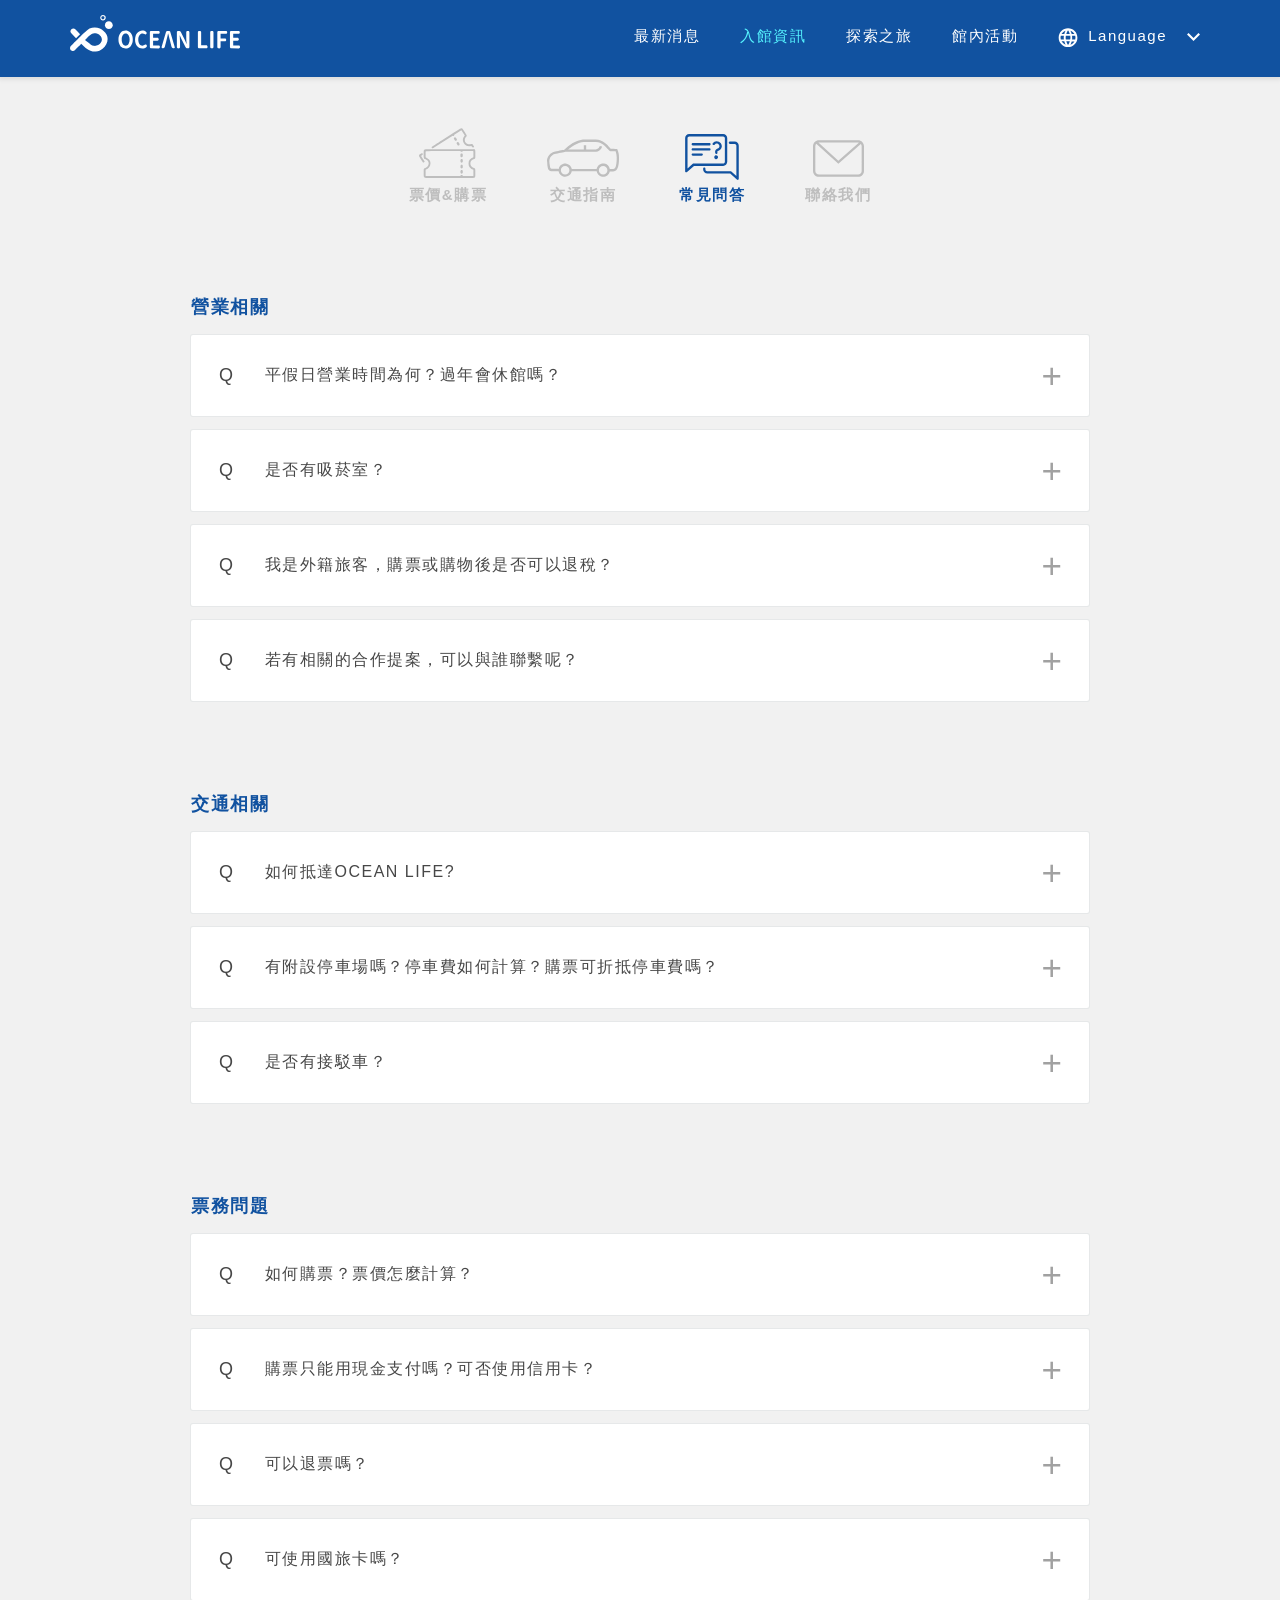
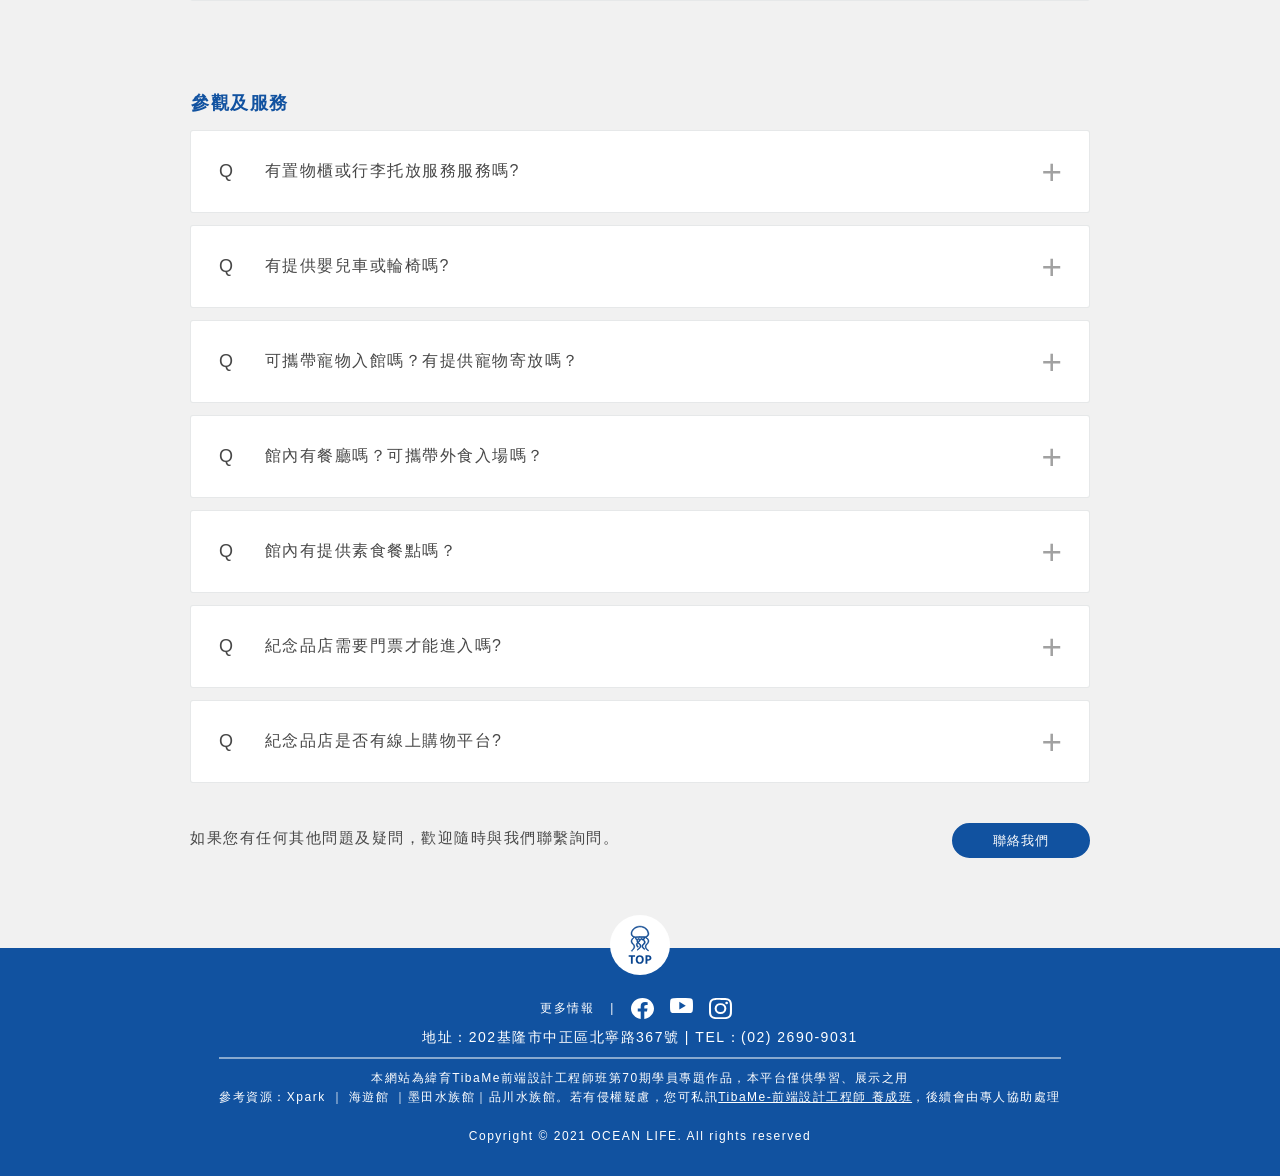
<file: FAQ.html>
<!DOCTYPE html>
<html lang="zh-Hant">
  <head>
    <meta charset="utf-8">
    <!-- RWD-viewport設定 -->
    <meta name="viewport" content="width=device-width, initial-scale=1.0, user-scalable=yes">

    <title>Ocean Life</title>
    <link rel="stylesheet" href="./css/FAQ.css">
    <link rel="stylesheet" href="./css/rwd_FAQ.css">
    <link href="./images/logo_icons.ico" rel="shortcut icon">

    <!-- jonsuh套件(漢堡選單) -->
    <link href="./vendors/jonsuh/hamburgers.css" rel="stylesheet">
  </head>
  <body>

    <!-- header -->
    <header id="header">
      <div class="block_1100">
        <a href="./index.html" class="header_logo">
          <img class="logo_02" src="./images/logo_02.svg" alt="">
        </a>


        <nav class="nav">
          <ul class="nav_list">
            <li><a href="./latest-news.html">最新消息</a></li>
            <li>
              <div class="information_block">
                <a class="on" href="./ticket.html">入館資訊</a> <!-- 設定所在位置,增加class -->
                <ul class="information_list">
                  <li class="buy_ticket"><a href="./ticket.html">票價&amp;購票</a></li>
                  <li><a href="./transportation.html">交通指南</a></li>
                  <li><a href="./FAQ.html">常見問答</a></li>
                  <li><a href="./contact.html">聯絡我們</a></li>
                </ul>
              </div>
            </li>
            <li>
              <div class="explore_block">
                <a href="./explore.html">探索之旅</a>
                <ul class="explore_list">
                  <li><a href="./explore.html">館內導覽</a></li>
                  <li><a href="./restaurant.html">特色餐廳</a></li>
                  <li><a href="./gift.html">紀念品店</a></li>
                </ul>
              </div>
            </li>
            <li><a href="./activity.html">館內活動</a></li>
            <li class="language_list">
              <a class="language_icon" href="#"><img class="svg language" src="./images/language.svg" alt=""></a>
              <div class="language_block">
                <a href="#">Language</a>
                <ul class="language_list">
                  <li><a href="#">繁體中文</a></li>
                  <li><a href="#">English</a></li>
                  <li><a href="#">日本語</a></li>
                </ul>
              </div>
              <a class="arrow_icon" href="#"><img class="svg arrow" src="./images/language_arrow.svg" alt=""></a>
            </li>
          </ul>
        </nav>

        <!-- 漢堡選單 -->
        <button class="hamburger hamburger--slider" type="button">
          <span class="hamburger-box">
            <span class="hamburger-inner"></span>
          </span>
        </button>

        <div class="burger_nav">
          <div class="burger_container">
            <ul class="burger_ul">
              <li>
                <div class="burger_li">
                  <a href="./latest-news.html">最新消息</a>
                </div>
              </li>
              <li>
                <div class="burger_li">
                  <a href="#">入館資訊</a>
                  <div class="add-icon"></div>
                </div>
                <div class="burger_content">
                  <a href="./ticket.html">票價&amp;購票</a>
                  <a href="./transportation.html">交通指南</a>
                  <a href="./FAQ.html">常見問答</a>
                  <a href="./contact.html">聯絡我們</a>
                </div>
              </li>
              <li>
                <div class="burger_li">
                  <a href="#">探索之旅</a>
                  <div class="add-icon"></div>
                </div>
                <div class="burger_content">
                  <a href="./explore.html">館內導覽</a>
                  <a href="./restaurant.html">特色餐廳</a>
                  <a href="./gift.html">紀念品店</a>
                </div>
              </li>
              <li>
                <div class="burger_li">
                  <a href="./activity.html">館內活動</a>
                </div>
              </li>
            </ul>

            <a href="#" class="buy_ticket">
              <p>網路購票</p>
            </a>

            <ul class="burger_language">
              <li class="-on">
                <a href="#">繁體中文</a>
              </li>
              <li>
                <a href="#">English</a>
              </li>
              <li>
                <a href="#">日本語</a>
              </li>
            </ul>

            <div class="burger_follow">
              <!-- <p>Follow Us</p>
              <p>|</p> -->
              <a href="#">
                <img src="./images/circle_fb.svg" alt="">
              </a>
              <a href="#">
                <img src="./images/circle_yt.svg" alt=""></a>
              <a href="#">
                <img src="./images/circle_ig.svg" alt=""></a>
            </div>
          </div>
        </div>

      </div>
    </header>

<!-- 購票視窗 -->
    <div class="ticketLink">
      <a href="https://www.kkday.com/zh-tw" target="_blank">
        <img src="./images/fixed_ticket.png" alt="">
      </a>
    </div>


<!-- 內文 -->
    <section class="FAQ">
      <div class="FAQ_bg"></div>
      <ul class="change_bt_1100">
        <li class="one">
          <a href="./ticket.html">
            <img class="svg ticket" src="./images/buy_ticket.svg" alt="">
            <h5>票價&amp;購票</h5>
          </a>
        </li>
        <li class="two">
          <a href="./transportation.html">
            <img class="svg car" src="./images/car.svg" alt="">
            <h5>交通指南</h5>
          </a>
        </li>
        <li class="three">
          <a href="./FAQ.html">
            <img class="svg FAQ" src="./images/FAQ_blue.svg" alt="">
            <h5>常見問答</h5>
          </a>
        </li>
        <li class="four">
          <a href="./contact.html">
            <img class="svg email" src="./images/email.svg" alt="">
            <h5>聯絡我們</h5>
          </a>
        </li>
      </ul>

      <div class="FAQ_1100">
        <div class="open">
          <h4>營業相關</h4>
          <dl>

            <div class="open_01">
              <dt>
                <button class="collapsible" type="button">
                  <span>Q</span>
                  <span>平假日營業時間為何？過年會休館嗎？</span>
                  <div class="add-icon">
                    <!-- <span></span>
                    <span></span> -->
                  </div>
                </button>
                <div class="content">
                  <p>全年無休，營業時間為週日至週五 10:00-20:30；週六(含國定假日) 9:30-22:00。<br>最後入館時間為閉店前一小時，若遇特殊狀況請依官方網站或粉絲專頁公告為主。</p>
                </div>
              </dt>
            </div>

            <div class="open_01">
              <dt>
                <button class="collapsible" type="button">
                  <span>Q</span>
                  <span>是否有吸菸室？</span>
                  <div class="add-icon">
                    <!-- <span></span>
                    <span></span> -->
                  </div>
                </button>
                <div class="content">
                  <p>館內並未設有吸菸室，且所有區域全面禁菸，敬請配合。</p>
                </div>
              </dt>
              <dd></dd>
            </div>

            <div class="open_01">
              <dt>
                <button class="collapsible" type="button">
                  <span>Q</span>
                  <span>我是外籍旅客，購票或購物後是否可以退稅？</span>
                  <div class="add-icon">
                    <!-- <span></span>
                    <span></span> -->
                  </div>
                </button>
                <div class="content">
                  <p>Ocean Life無提供退稅之服務，敬請見諒。</p>
                </div>
              </dt>
              <dd></dd>
            </div>
            <div class="open_01">
              <dt>
                <button class="collapsible" type="button">
                  <span>Q</span>
                  <span>若有相關的合作提案，可以與誰聯繫呢？</span>
                  <div class="add-icon">
                    <!-- <span></span>
                    <span></span> -->
                  </div>
                </button>
                <div class="content">
                  <p>請將您的提案寄至<a href="mailto:service@OceanLife.com.tw">service@OceanLife.com.tw</a>，若有需要會主動與您聯繫。</p>
                </div>
              </dt>
              <dd></dd>
            </div>
          </dl>
        </div>
      </div>

      <div class="FAQ_1100">
        <div class="transportation">
          <h4>交通相關</h4>
          <dl>

            <div class="transportation_01">
              <dt>
                <button class="collapsible" type="button">
                  <span>Q</span>
                  <span>如何抵達OCEAN LIFE?</span>
                  <div class="add-icon">
                    <!-- <span></span>
                    <span></span> -->
                  </div>
                </button>
                <div class="content">
                  <p>請參考<a href="./transportation.html">交通方式</a>。</p>
                </div>
              </dt>
              <dd></dd>
            </div>

            <div class="transportation_01">
              <dt>
                <button class="collapsible" type="button">
                  <span>Q</span>
                  <span>有附設停車場嗎？停車費如何計算？購票可折抵停車費嗎？</span>
                  <div class="add-icon">
                    <!-- <span></span>
                    <span></span> -->
                  </div>
                </button>
                <div class="content">
                  <p>本館有設置停車場，竭誠歡迎您蒞臨。停車費平日一小時40元、假日一小時50元。<br>一張成人票券可折抵一小時，一台汽車限抵一張(不累計)，於停車場操作繳費機並掃描票券Qrcode即可折抵。</p>
                </div>
              </dt>
              <dd></dd>
            </div>

            <div class="transportation_01">
              <dt>
                <button class="collapsible" type="button">
                  <span>Q</span>
                  <span>是否有接駁車？</span>
                  <div class="add-icon">
                    <!-- <span></span>
                    <span></span> -->
                  </div>
                </button>
                <div class="content">
                  <p>Ocean Life無提供接駁車之服務。</p>
                </div>
              </dt>
              <dd></dd>
            </div>
          </dl>
        </div>
      </div>


      <div class="FAQ_1100">
        <div class="ticket">
          <h4>票務問題</h4>
          <dl>

            <div class="ticket_01">
              <dt>
                <button class="collapsible" type="button">
                  <span>Q</span>
                  <span>如何購票？票價怎麼計算？</span>
                  <div class="add-icon">
                    <!-- <span></span>
                    <span></span> -->
                  </div>
                </button>
                <div class="content">
                  <p>請參考<a href="./ticket.html">票價&amp;購票。</a></p>
                </div>
              </dt>
              <dd></dd>
            </div>

            <div class="ticket_01">
              <dt>
                <button class="collapsible" type="button">
                  <span>Q</span>
                  <span>購票只能用現金支付嗎？可否使用信用卡？</span>
                  <div class="add-icon">
                    <!-- <span></span>
                    <span></span> -->
                  </div>
                </button>
                <div class="content">
                  <p>現場購票接受現金、信用卡(VISA、MASTER、JCB及手機PAY等服務)，線上購票請見購票網站說明。</p>
                </div>
              </dt>
              <dd></dd>
            </div>

            <div class="ticket_01">
              <dt>
                <button class="collapsible" type="button">
                  <span>Q</span>
                  <span>可以退票嗎？</span>
                  <div class="add-icon">
                    <!-- <span></span>
                    <span></span> -->
                  </div>
                </button>
                <div class="content">
                  <p>退票將會酌收相關手續費用，詳情請洽售票網站及現場公告。</p>
                </div>
              </dt>
              <dd></dd>
            </div>

            <div class="ticket_01">
              <dt>
                <button class="collapsible" type="button">
                  <span>Q</span>
                  <span>可使用國旅卡嗎？</span>
                  <div class="add-icon">
                    <!-- <span></span>
                    <span></span> -->
                  </div>
                </button>
                <div class="content">
                  <p>可使用國旅卡於售票口處購票。</p>
                </div>
              </dt>
              <dd></dd>
            </div>
          </dl>
        </div>
      </div>

      <div class="FAQ_1100">
        <div class="service">
          <h4>參觀及服務</h4>
          <dl>

            <div class="ticket_01">
              <dt>
                <button class="collapsible" type="button">
                  <span>Q</span>
                  <span>有置物櫃或行李托放服務服務嗎?</span>
                  <div class="add-icon">
                    <!-- <span></span>
                    <span></span> -->
                  </div>
                </button>
                <div class="content">
                  <p>館內並未設有置物櫃或行李托放之服務。</p>
                </div>
              </dt>
              <dd></dd>
            </div>

            <div class="ticket_01">
              <dt>
                <button class="collapsible" type="button">
                  <span>Q</span>
                  <span>有提供嬰兒車或輪椅嗎?</span>
                  <div class="add-icon">
                    <!-- <span></span>
                    <span></span> -->
                  </div>
                </button>
                <div class="content">
                  <p>館內提供嬰兒車租借(借用方式請洽服務台)，未提供輪椅租借。</p>
                </div>
              </dt>
              <dd></dd>
            </div>

            <div class="ticket_01">
              <dt>
                <button class="collapsible" type="button">
                  <span>Q</span>
                  <span>可攜帶寵物入館嗎？有提供寵物寄放嗎？</span>
                  <div class="add-icon">
                    <!-- <span></span>
                    <span></span> -->
                  </div>
                </button>
                <div class="content">
                  <p>館內禁止攜帶寵物(導盲犬除外)進入參觀，亦無提供寄放服務。</p>
                </div>
              </dt>
              <dd></dd>
            </div>

            <div class="ticket_01">
              <dt>
                <button class="collapsible" type="button">
                  <span>Q</span>
                  <span>館內有餐廳嗎？可攜帶外食入場嗎？</span>
                  <div class="add-icon">
                    <!-- <span></span>
                    <span></span> -->
                  </div>
                </button>
                <div class="content">
                  <p>館內有設置「Ocean Blue」餐廳。<br>為維護觀覽品質館內禁帶外食，必要性食物(例如：嬰兒副食品、水、無碘飲食……等)除外。</p>
                </div>
              </dt>
              <dd></dd>
            </div>

            <div class="ticket_01">
              <dt>
                <button class="collapsible" type="button">
                  <span>Q</span>
                  <span>館內有提供素食餐點嗎？</span>
                  <div class="add-icon">
                    <!-- <span></span>
                    <span></span> -->
                  </div>
                </button>
                <div class="content">
                  <p>館內有設置「Ocean Blue」餐廳，並提供部分素食餐點，詳情請參考店鋪菜單或詢問現場工作人員。</p>
                </div>
              </dt>
              <dd></dd>
            </div>

            <div class="ticket_01">
              <dt>
                <button class="collapsible" type="button">
                  <span>Q</span>
                  <span>紀念品店需要門票才能進入嗎?</span>
                  <div class="add-icon">
                    <!-- <span></span>
                    <span></span> -->
                  </div>
                </button>
                <div class="content">
                  <p>「Ocean Fun」紀念品商店目前不對外開放，需要購買門票才能進入參觀選購。</p>
                </div>
              </dt>
              <dd></dd>
            </div>

            <div class="ticket_01">
              <dt>
                <button class="collapsible" type="button">
                  <span>Q</span>
                  <span>紀念品店是否有線上購物平台?</span>
                  <div class="add-icon">
                    <!-- <span></span>
                    <span></span> -->
                  </div>
                </button>
                <div class="content">
                  <p>目前無線上購物平台，敬請見諒。</p>
                </div>
              </dt>
              <dd></dd>
            </div>
          </dl>
        </div>
      </div>


      <div class="FAQ_1100_box">
        <div class="question_box">
          <p>如果您有任何其他問題及疑問，歡迎隨時與我們聯繫詢問。</p>
          <div class="btn">
            <a href="./contact.html">聯絡我們</a>
          </div>
        </div>
      </div>

    </section>



    <!-- footer -->
    <footer class="footer">
      <div class="footer_flex">
        <div class="TOP_bt" id="BackTop">
          <a href="#"><img src="./images/TOP.svg" alt=""></a>
        </div>
        <div class="follow_icon">
          <p class="more_information">更多情報</p>
          <p class="line">|</p>
          <a href="https://www.facebook.com/" target="_blank"><img class="svg facebook" src="./images/facebook.svg" alt=""></a>
          <a href="https://www.youtube.com/" target="_blank"><img class="svg youtube" src="./images/youtube.svg" alt=""></a>
          <a href="https://www.instagram.com/" target="_blank"><img class="svg ig" src="./images/ig.svg" alt=""></a>
        </div>
        <div class="content">
          <h5>地址：202基隆市中正區北寧路367號 | TEL：(02) 2690-9031</h5>
          <hr>
          <p>本網站為緯育TibaMe前端設計工程師班第70期學員專題作品，本平台僅供學習、展示之用</p>
          <p>參考資源：Xpark ｜ 海遊館 ｜墨田水族館｜品川水族館。若有侵權疑慮，您可私訊<a href="https://www.facebook.com/webindex/" target="_blank">TibaMe-前端設計工程師 養成班</a>，後續會由專人協助處理</p>
          <p class="copy">Copyright © 2021 OCEAN LIFE. All rights reserved</p>
        </div>
        <div class="rwd_content">
          <h5>地址：202基隆市中正區北寧路367號<br>TEL：(02) 2690-9031</h5>
          <hr>
          <p>本網站為緯育TibaMe前端設計工程師班第70期學員專題作品，本平台僅供學習、展示之用</p>
          <p>參考資源：Xpark ｜ 海遊館 ｜墨田水族館｜品川水族館。若有侵權疑慮，您可私訊<a href="https://www.facebook.com/webindex/" target="_blank">TibaMe-前端設計工程師 養成班</a></p>
          <p class="copy">Copyright © 2021 OCEAN LIFE. All rights reserved</p>
        </div>
      </div>

    </footer>


    <script src="https://code.jquery.com/jquery-3.6.0.min.js"></script>
    <!-- <script src="https://cdnjs.cloudflare.com/ajax/libs/font-awesome/5.13.0/js/all.min.js"></script> -->
    <script src="./js/common/svg_change.js"></script>
    <script src="./js/common/top_back.js"></script>
    <script src="./js/FAQ.js"></script>

    <script src="./js/common/header.js"></script>
  </body>
</html>
</file>
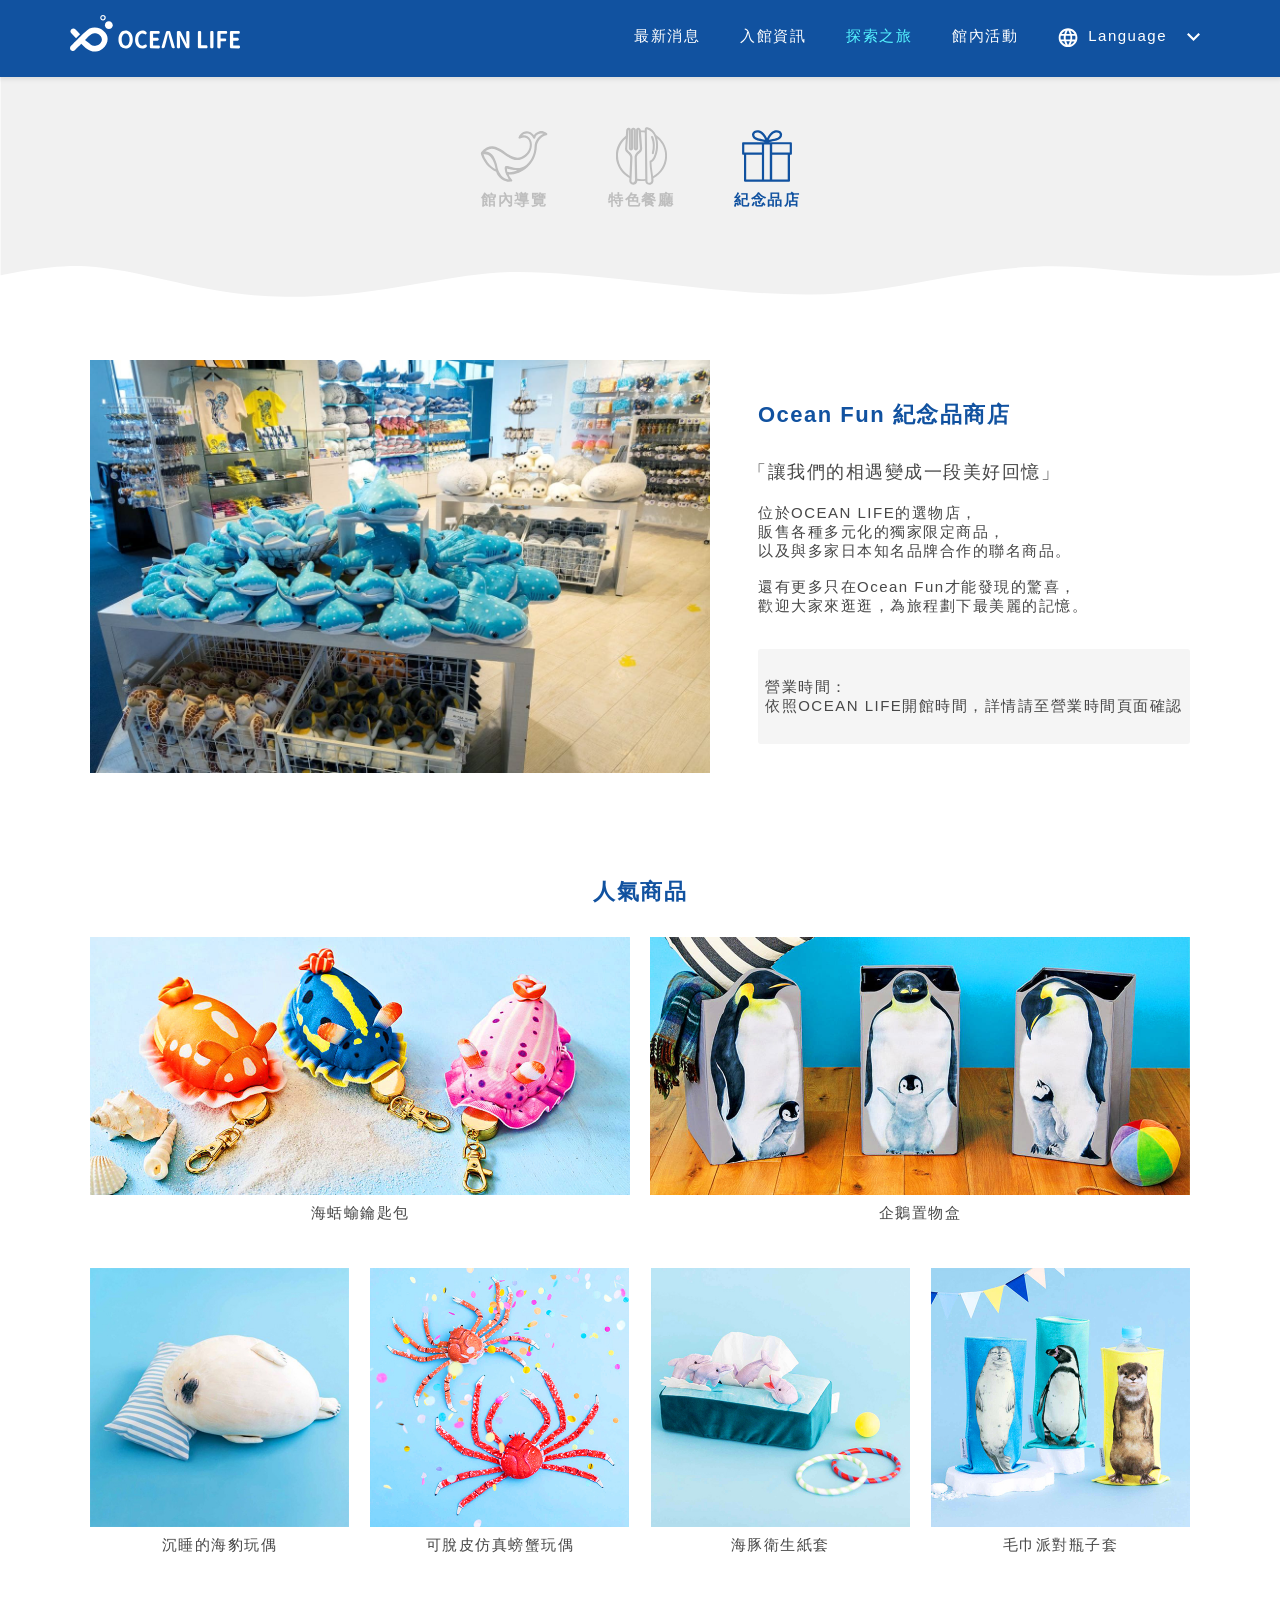
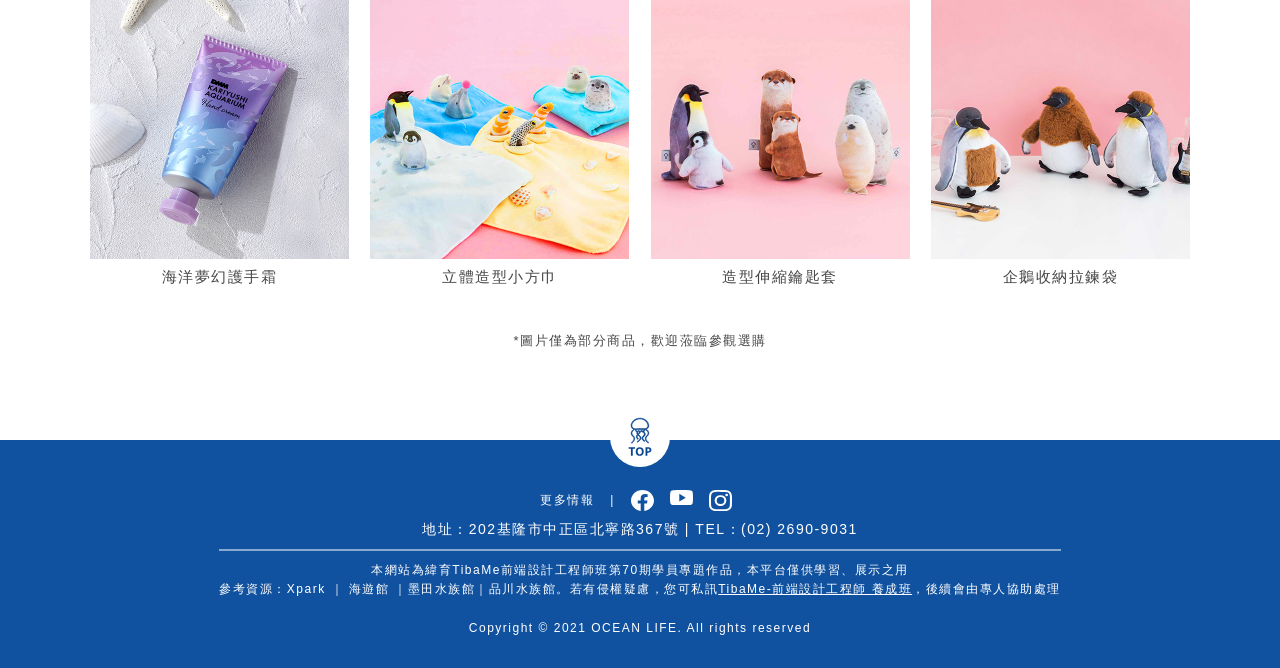
<file: gift.html>
<!DOCTYPE html>
<html lang="zh-Hant">
  <head>
    <meta charset="utf-8">
    <!-- RWD-viewport設定 -->
    <meta name="viewport" content="width=device-width, initial-scale=1.0, user-scalable=yes">

    <title>Ocean Life</title>
    <link rel="stylesheet" href="./css/gift.css">
    <link rel="stylesheet" href="./css/rwd_gift.css">
    <link href="./images/logo_icons.ico" rel="shortcut icon">

    <!-- jonsuh套件(漢堡選單) -->
    <link href="./vendors/jonsuh/hamburgers.css" rel="stylesheet">

    <!-- jQuery Fancybox套件 -->
    <link rel="stylesheet" href="https://cdn.jsdelivr.net/npm/@fancyapps/ui/dist/fancybox.css"/>
  </head>
  <body>

    <!-- header -->
    <header id="header">
      <div class="block_1100">
        <a href="./index.html" class="header_logo">
          <img class="logo_02" src="./images/logo_02.svg" alt="">
        </a>


        <nav class="nav">
          <ul class="nav_list">
            <li><a href="./latest-news.html">最新消息</a></li>
            <li>
              <div class="information_block">
                <a href="./ticket.html">入館資訊</a> <!-- 設定所在位置,增加class -->
                <ul class="information_list">
                  <li class="buy_ticket"><a href="./ticket.html">票價&amp;購票</a></li>
                  <li><a href="./transportation.html">交通指南</a></li>
                  <li><a href="./FAQ.html">常見問答</a></li>
                  <li><a href="./contact.html">聯絡我們</a></li>
                </ul>
              </div>
            </li>
            <li>
              <div class="explore_block">
                <a class="on" href="./explore.html">探索之旅</a>
                <ul class="explore_list">
                  <li><a href="./explore.html">館內導覽</a></li>
                  <li><a href="./restaurant.html">特色餐廳</a></li>
                  <li><a href="./gift.html">紀念品店</a></li>
                </ul>
              </div>
            </li>
            <li><a href="./activity.html">館內活動</a></li>
            <li class="language_list">
              <a class="language_icon" href="#"><img class="svg language" src="./images/language.svg" alt=""></a>
              <div class="language_block">
                <a href="#">Language</a>
                <ul class="language_list">
                  <li><a href="#">繁體中文</a></li>
                  <li><a href="#">English</a></li>
                  <li><a href="#">日本語</a></li>
                </ul>
              </div>
              <a class="arrow_icon" href="#"><img class="svg arrow" src="./images/language_arrow.svg" alt=""></a>
            </li>
          </ul>
        </nav>

        <!-- 漢堡選單 -->
        <button class="hamburger hamburger--slider" type="button">
          <span class="hamburger-box">
            <span class="hamburger-inner"></span>
          </span>
        </button>

        <div class="burger_nav">
          <div class="burger_container">
            <ul class="burger_ul">
              <li>
                <div class="burger_li">
                  <a href="./latest-news.html">最新消息</a>
                </div>
              </li>
              <li>
                <div class="burger_li">
                  <a href="#">入館資訊</a>
                  <div class="add-icon"></div>
                </div>
                <div class="burger_content">
                  <a href="./ticket.html">票價&amp;購票</a>
                  <a href="./transportation.html">交通指南</a>
                  <a href="./FAQ.html">常見問答</a>
                  <a href="./contact.html">聯絡我們</a>
                </div>
              </li>
              <li>
                <div class="burger_li">
                  <a href="#">探索之旅</a>
                  <div class="add-icon"></div>
                </div>
                <div class="burger_content">
                  <a href="./explore.html">館內導覽</a>
                  <a href="./restaurant.html">特色餐廳</a>
                  <a href="./gift.html">紀念品店</a>
                </div>
              </li>
              <li>
                <div class="burger_li">
                  <a href="./activity.html">館內活動</a>
                </div>
              </li>
            </ul>

            <a href="#" class="buy_ticket">
              <p>網路購票</p>
            </a>

            <ul class="burger_language">
              <li class="-on">
                <a href="#">繁體中文</a>
              </li>
              <li>
                <a href="#">English</a>
              </li>
              <li>
                <a href="#">日本語</a>
              </li>
            </ul>

            <div class="burger_follow">
              <!-- <p>Follow Us</p>
              <p>|</p> -->
              <a href="#">
                <img src="./images/circle_fb.svg" alt="">
              </a>
              <a href="#">
                <img src="./images/circle_yt.svg" alt=""></a>
              <a href="#">
                <img src="./images/circle_ig.svg" alt=""></a>
            </div>
          </div>
        </div>

      </div>
    </header>


<!-- 購票視窗 -->
    <div class="ticketLink">
      <a href="https://www.kkday.com/zh-tw" target="_blank">
        <img src="./images/fixed_ticket.png" alt="">
      </a>
    </div>


<!-- 紀念品店 -->
    <section class="gift">
      <div class="gift_bg"></div>
      <ul class="change_bt_1100">
        <li class="one">
          <a href="./explore.html">
            <img class="svg animals" src="./images/animals.svg" alt="">
            <h5>館內導覽</h5>
          </a>
        </li>
        <li class="two">
          <a href="./restaurant.html">
            <img class="svg eat" src="./images/eat.svg" alt="">
            <h5>特色餐廳</h5>
          </a>
        </li>
        <li class="three">
          <a href="./gift.html">
            <img class="svg gift" src="./images/gift_blue.svg" alt="">
            <h5>紀念品店</h5>
          </a>
        </li>
      </ul>

      <div class="introduce">
        <div class="gift_shop">
          <h3>Ocean Fun 紀念品商店</h3>
          <img src="./images/gift_shop.jpg" alt="">
        </div>
        <div class="right_introduce">
          <h3>Ocean Fun 紀念品商店</h3>
          <h4>「讓我們的相遇變成一段美好回憶」</h4>
          <h5>位於OCEAN LIFE的選物店，<br>販售各種多元化的獨家限定商品，<br>以及與多家日本知名品牌合作的聯名商品。<br><br>還有更多只在Ocean Fun才能發現的驚喜，<br>歡迎大家來逛逛，為旅程劃下最美麗的記憶。</h5>
          <!-- <h5>位於OCEAN LIFE的選物店，販售各種多元化的獨家限定商品，以及與多家日本知名品牌合作的聯名商品。<br><br>還有更多只在Ocean Fun才能發現的驚喜，歡迎大家來逛逛，為旅程劃下最美麗的記憶。</h5>           -->

          <div class="time_bg">
            <h5>營業時間：<br>依照OCEAN LIFE開館時間，詳情請至營業時間頁面確認</h5>
            <!-- <h5>依照OCEAN LIFE開館時間，詳情請至營業時間頁面確認</h5> -->
          </div>
        </div>
      </div>

      <div class="product_box">
        <h3>人氣商品</h3>
        <div class="product_flex">
          <div class="product_big">
            <a href="#" data-fancybox="gallery" data-caption="海蛞蝓鑰匙包" data-src="./images/gift_01.jpg"><img src="./images/gift_01.jpg" alt=""></a>
            <h5>海蛞蝓鑰匙包</h5>
          </div>
          <div class="product_big">
            <a href="#" data-fancybox="gallery" data-caption="企鵝置物盒" data-src="./images/gift_02.jpg"><img src="./images/gift_02.jpg" alt=""></a>
            <h5>企鵝置物盒</h5>
          </div>
          <div class="product_small">
            <a href="#" data-fancybox="gallery" data-caption="沉睡的海豹玩偶" data-src="./images/gift_03.jpg"><img src="./images/gift_03.jpg" alt=""></a>
            <h5>沉睡的海豹玩偶</h5>
          </div>
          <div class="product_small">
            <a href="#" data-fancybox="gallery" data-caption="脫皮仿真螃蟹玩偶" data-src="./images/gift_04.jpg"><img src="./images/gift_04.jpg" alt=""></a>
            <h5>可脫皮仿真螃蟹玩偶</h5>
          </div>
          <div class="product_small">
            <a href="#" data-fancybox="gallery" data-caption="海豚衛生紙套" data-src="./images/gift_05.jpg"><img src="./images/gift_05.jpg" alt=""></a>
            <h5>海豚衛生紙套</h5>
          </div>
          <div class="product_small">
            <a href="#" data-fancybox="gallery" data-caption="毛巾派對瓶子套" data-src="./images/gift_06.jpg"><img src="./images/gift_06.jpg" alt=""></a>
            <h5>毛巾派對瓶子套</h5>
          </div>
          <div class="product_small">
            <a href="#" data-fancybox="gallery" data-caption="海洋夢幻護手霜" data-src="./images/gift_07.jpg"><img src="./images/gift_07.jpg" alt=""></a>
            <h5>海洋夢幻護手霜</h5>
          </div>
          <div class="product_small">
            <a href="#" data-fancybox="gallery" data-caption="立體造型小方巾" data-src="./images/gift_08.jpg"><img src="./images/gift_08.jpg" alt=""></a>
            <h5>立體造型小方巾</h5>
          </div>
          <div class="product_small">
            <a href="#" data-fancybox="gallery" data-caption="造型伸縮鑰匙套" data-src="./images/gift_09.jpg"><img src="./images/gift_09.jpg" alt=""></a>
            <h5>造型伸縮鑰匙套</h5>
          </div>
          <div class="product_small">
            <a href="#" data-fancybox="gallery" data-caption="企鵝收納拉鍊袋" data-src="./images/gift_10.jpg"><img src="./images/gift_10.jpg" alt=""></a>
            <h5>企鵝收納拉鍊袋</h5>
          </div>
        </div>
      </div>
      <div class="notice">*圖片僅為部分商品，歡迎蒞臨參觀選購</div>
    </section>




    <!-- footer -->
    <footer class="footer">
      <div class="footer_flex">
        <div class="TOP_bt" id="BackTop">
          <a href="#"><img src="./images/TOP.svg" alt=""></a>
        </div>
        <div class="follow_icon">
          <p class="more_information">更多情報</p>
          <p class="line">|</p>
          <a href="https://www.facebook.com/" target="_blank"><img class="svg facebook" src="./images/facebook.svg" alt=""></a>
          <a href="https://www.youtube.com/" target="_blank"><img class="svg youtube" src="./images/youtube.svg" alt=""></a>
          <a href="https://www.instagram.com/" target="_blank"><img class="svg ig" src="./images/ig.svg" alt=""></a>
        </div>
        <div class="content">
          <h5>地址：202基隆市中正區北寧路367號 | TEL：(02) 2690-9031</h5>
          <hr>
          <p>本網站為緯育TibaMe前端設計工程師班第70期學員專題作品，本平台僅供學習、展示之用</p>
          <p>參考資源：Xpark ｜ 海遊館 ｜墨田水族館｜品川水族館。若有侵權疑慮，您可私訊<a href="https://www.facebook.com/webindex/" target="_blank">TibaMe-前端設計工程師 養成班</a>，後續會由專人協助處理</p>
          <p class="copy">Copyright © 2021 OCEAN LIFE. All rights reserved</p>
        </div>
        <div class="rwd_content">
          <h5>地址：202基隆市中正區北寧路367號<br>TEL：(02) 2690-9031</h5>
          <hr>
          <p>本網站為緯育TibaMe前端設計工程師班第70期學員專題作品，本平台僅供學習、展示之用</p>
          <p>參考資源：Xpark ｜ 海遊館 ｜墨田水族館｜品川水族館。若有侵權疑慮，您可私訊<a href="https://www.facebook.com/webindex/" target="_blank">TibaMe-前端設計工程師 養成班</a></p>
          <p class="copy">Copyright © 2021 OCEAN LIFE. All rights reserved</p>
        </div>
      </div>

    </footer>

    <!-- JQuery套件 -->
    <script src="https://code.jquery.com/jquery-3.6.0.min.js"></script>
    <!-- <script src="https://cdnjs.cloudflare.com/ajax/libs/font-awesome/5.13.0/js/all.min.js"></script> -->

    <!-- Fancybox套件 -->
    <script src="https://cdn.jsdelivr.net/npm/@fancyapps/ui@4.0/dist/fancybox.umd.js"></script>

    <script src="./js/common/svg_change.js"></script>
    <script src="./js/common/top_back.js"></script>

    <script src="./js/common/header.js"></script>

  </body>
</html>
</file>
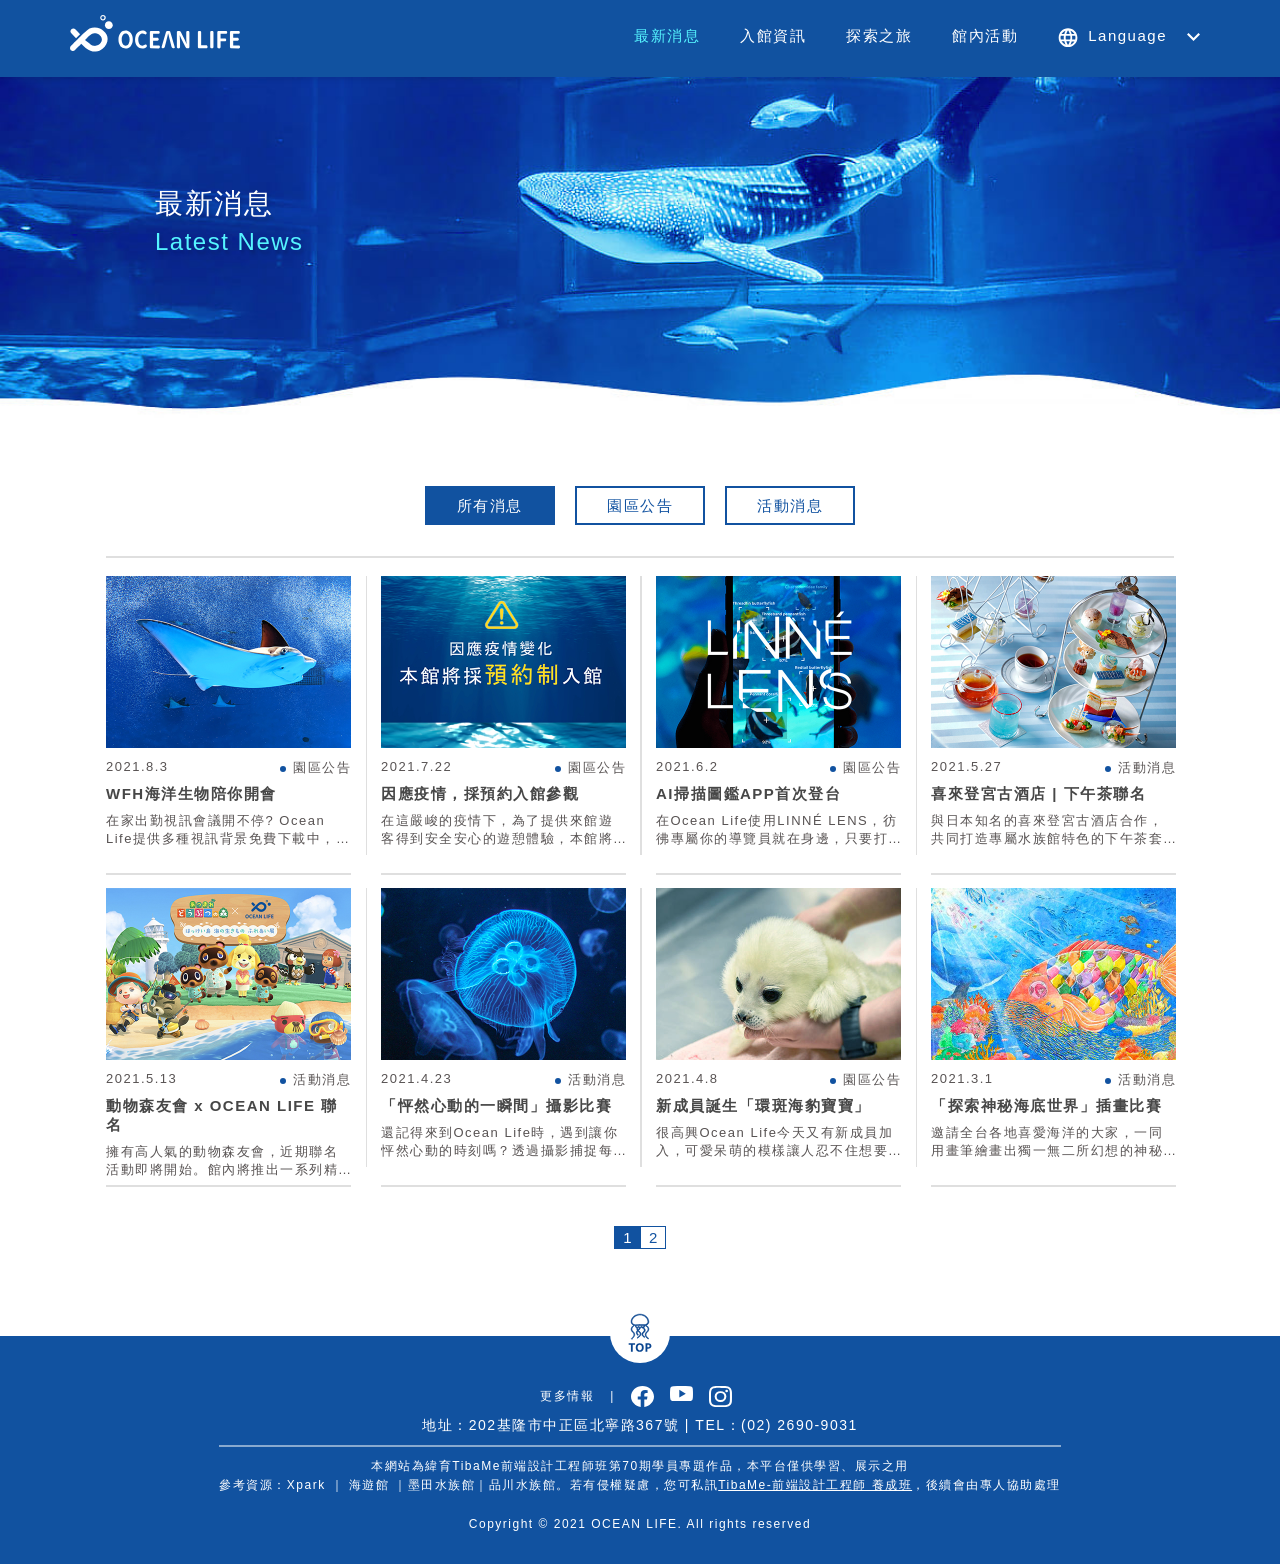
<file: latest-news.html>
<!DOCTYPE html>
<html lang="zh-Hant">
  <head>
    <meta charset="utf-8">
    <!-- RWD-viewport設定 -->
    <meta name="viewport" content="width=device-width, initial-scale=1.0, user-scalable=yes">

    <title>Ocean Life</title>
    <link rel="stylesheet" href="./css/latest-news.css">
    <link rel="stylesheet" href="./css/rwd_latest-news.css">
    <link href="./images/logo_icons.ico" rel="shortcut icon">

    <!-- jonsuh套件(漢堡選單) -->
    <link href="./vendors/jonsuh/hamburgers.css" rel="stylesheet">
  </head>
  <body class="vsc-initialized">

    <!-- header -->
    <header id="header">
      <div class="block_1100">
        <a href="./index.html" class="header_logo">
          <img class="logo_02" src="./images/logo_02.svg" alt="">
        </a>


        <nav class="nav">
          <ul class="nav_list">
            <li><a class="on" href="./latest-news.html">最新消息</a></li>
            <li>
              <div class="information_block">
                <a href="./ticket.html">入館資訊</a> <!-- 設定所在位置,增加class -->
                <ul class="information_list">
                  <li class="buy_ticket"><a href="./ticket.html">票價&amp;購票</a></li>
                  <li><a href="./transportation.html">交通指南</a></li>
                  <li><a href="./FAQ.html">常見問答</a></li>
                  <li><a href="./contact.html">聯絡我們</a></li>
                </ul>
              </div>
            </li>
            <li>
              <div class="explore_block">
                <a href="./explore.html">探索之旅</a>
                <ul class="explore_list">
                  <li><a href="./explore.html">館內導覽</a></li>
                  <li><a href="./restaurant.html">特色餐廳</a></li>
                  <li><a href="./gift.html">紀念品店</a></li>
                </ul>
              </div>
            </li>
            <li><a href="./activity.html">館內活動</a></li>
            <li class="language_list">
              <a class="language_icon" href="#"><img class="svg language" src="./images/language.svg" alt=""></a>
              <div class="language_block">
                <a href="#">Language</a>
                <ul class="language_list">
                  <li><a href="#">繁體中文</a></li>
                  <li><a href="#">English</a></li>
                  <li><a href="#">日本語</a></li>
                </ul>
              </div>
              <a class="arrow_icon" href="#"><img class="svg arrow" src="./images/language_arrow.svg" alt=""></a>
            </li>
          </ul>
        </nav>

        <!-- 漢堡選單 -->
        <button class="hamburger hamburger--slider" type="button">
          <span class="hamburger-box">
            <span class="hamburger-inner"></span>
          </span>
        </button>

        <div class="burger_nav">
          <div class="burger_container">
            <!-- <a class="buy_ticket">
              <p>網路購票</p>
            </a> -->
            <ul class="burger_ul">
              <li>
                <div class="burger_li">
                  <a class="on" href="./latest-news.html">最新消息</a>
                </div>
              </li>
              <li>
                <div class="burger_li">
                  <a href="#">入館資訊</a>
                  <div class="add-icon"></div>
                </div>
                <div class="burger_content">
                  <a href="./ticket.html">票價&amp;購票</a>
                  <a href="./transportation.html">交通指南</a>
                  <a href="./FAQ.html">常見問答</a>
                  <a href="./contact.html">聯絡我們</a>
                </div>
              </li>
              <li>
                <div class="burger_li">
                  <a href="#">探索之旅</a>
                  <div class="add-icon"></div>
                </div>
                <div class="burger_content">
                  <a href="./explore.html">館內導覽</a>
                  <a href="./restaurant.html">特色餐廳</a>
                  <a href="./gift.html">紀念品店</a>
                </div>
              </li>
              <li>
                <div class="burger_li">
                  <a href="./activity.html">館內活動</a>
                </div>
              </li>
            </ul>
            <a href="#" class="buy_ticket">
              <p>網路購票</p>
            </a>
            <ul class="burger_language">
              <li class="-on">
                <a href="#">繁體中文</a>
              </li>
              <li>
                <a href="#">English</a>
              </li>
              <li>
                <a href="#">日本語</a>
              </li>
            </ul>

            <div class="burger_follow">
              <!-- <p>Follow Us</p>
              <p>|</p> -->
              <a href="#">
                <img src="./images/circle_fb.svg" alt="">
              </a>
              <a href="#">
                <img src="./images/circle_yt.svg" alt=""></a>
              <a href="#">
                <img src="./images/circle_ig.svg" alt=""></a>
            </div>
          </div>
        </div>

      </div>
    </header>

<!-- 購票視窗 -->
    <div class="ticketLink">
      <a href="https://www.kkday.com/zh-tw" target="_blank">
        <img src="./images/fixed_ticket.png" alt="">
      </a>
    </div>



<!-- 主要內容 -->
    <section class="news">
      <div class="news_bg"></div>
      <div class="title_1100">
        <div class="title">
          <p>最新消息</p>
          <p>Latest News</p>
        </div>
      </div>

      <div class="news_1100">
        <div class="change_bt">
          <a class="change_btn -on" data-target="news_tab01" href="#">所有消息</a>
          <a class="change_btn" data-target="news_tab02" href="#">園區公告</a>
          <a class="change_btn" data-target="news_tab03" href="#">活動消息</a>
        </div>
        <div class="news">
          <div class="tab news_tab01 -on">
            <ul>
              <li class="one">
                <a href="./article.html">
                  <div class="img">
                    <img src="./images/news_o01.jpg" alt="">
                  </div>
                  <div class="time_box">
                    <h6>2021.8.3</h6>
                    <h6>園區公告</h6>
                  </div>
                  <div class="text">
                    <h5>WFH海洋生物陪你開會</h5>
                    <h6>在家出勤視訊會議開不停? Ocean Life提供多種視訊背景免費下載中，在家辦公、進行視訊會議時也能彷如置身在水族館中</h6>
                  </div>
                </a>
              </li>

              <li class="two">
                <a href="./article.html">
                  <div class="img">
                    <img src="./images/news_o02.jpg" alt="">
                  </div>
                  <div class="time_box">
                    <h6>2021.7.22</h6>
                    <h6>園區公告</h6>
                  </div>
                  <div class="text">
                    <h5>因應疫情，採預約入館參觀</h5>
                    <h6>在這嚴峻的疫情下，為了提供來館遊客得到安全安心的遊憩體驗，本館將實施預約制，控管人數入館，</h6>
                  </div>
                </a>
              </li>

              <li class="three">
                <a href="./article.html">
                  <div class="img">
                    <img src="./images/news_o03.jpg" alt="">
                  </div>
                  <div class="time_box">
                    <h6>2021.6.2</h6>
                    <h6>園區公告</h6>
                  </div>
                  <div class="text">
                    <h5>AI掃描圖鑑APP首次登台</h5>
                    <h6>在Ocean Life使用LINNÉ LENS，彷彿專屬你的導覽員就在身邊，只要打開APP並掃描海洋生物，即可</h6>
                  </div>
                </a>
              </li>

              <li class="four">
                <a href="./article.html">
                  <div class="img">
                    <img src="./images/news_o05.jpg" alt="">
                  </div>
                  <div class="time_box">
                    <h6>2021.5.27</h6>
                    <h6>活動消息</h6>
                  </div>
                  <div class="text">
                    <h5>喜來登宮古酒店 | 下午茶聯名</h5>
                    <h6 class="single">與日本知名的喜來登宮古酒店合作，共同打造專屬水族館特色的下午茶套餐，以可愛的海洋生物為造型發想，</h6>
                  </div>
                </a>
              </li>

              <li class="five">
                <a href="./article.html">
                  <div class="img">
                    <img src="./images/news_a02.jpg" alt="">
                  </div>
                  <div class="time_box">
                    <h6>2021.5.13</h6>
                    <h6>活動消息</h6>
                  </div>
                  <div class="text">
                    <h5>動物森友會 x OCEAN LIFE 聯名</h5>
                    <h6 class="single">擁有高人氣的動物森友會，近期聯名活動即將開始。館內將推出一系列精彩的活動，熱烈歡迎大朋友小朋友一同前來參與</h6>
                  </div>
                </a>
              </li>

              <li class="six">
                <a href="./article.html">
                  <div class="img">
                    <img src="./images/news_a03.jpg" alt="">
                  </div>
                  <div class="time_box">
                    <h6>2021.4.23</h6>
                    <h6>活動消息</h6>
                  </div>
                  <div class="text">
                    <h5>「怦然心動的一瞬間」攝影比賽</h5>
                    <h6>還記得來到Ocean Life時，遇到讓你怦然心動的時刻嗎？透過攝影捕捉每個瞬間，將感動的心情一同分享給大家</h6>
                  </div>
                </a>
              </li>

              <li class="seven">
                <a href="./article.html">
                  <div class="img">
                    <img src="./images/news_o04.jpg" alt="">
                  </div>
                  <div class="time_box">
                    <h6>2021.4.8</h6>
                    <h6>園區公告</h6>
                  </div>
                  <div class="text">
                    <h5>新成員誕生「環斑海豹寶寶」</h5>
                    <h6>很高興Ocean Life今天又有新成員加入，可愛呆萌的模樣讓人忍不住想要抱緊處理，歡迎大家前來參觀</h6>
                  </div>
                </a>
              </li>

              <li class="eight">
                <a href="./article.html">
                  <div class="img">
                    <img src="./images/news_a01.jpg" alt="">
                  </div>
                  <div class="time_box">
                    <h6>2021.3.1</h6>
                    <h6>活動消息</h6>
                  </div>
                  <div class="text">
                    <h5>「探索神秘海底世界」插畫比賽</h5>
                    <h6>邀請全台各地喜愛海洋的大家，一同用畫筆繪畫出獨一無二所幻想的神秘海底世界，館內準備許多精美的獎品</h6>
                  </div>
                </a>
              </li>
            </ul>
          </div>

          <div class="tab news_tab02">
            <ul>
              <li class="one">
                <a href="./article.html">
                  <div class="img">
                    <img src="./images/news_o01.jpg" alt="">
                  </div>
                  <div class="time_box">
                    <h6>2021.8.3</h6>
                    <h6>園區公告</h6>
                  </div>
                  <div class="text">
                    <h5>WFH海洋生物陪你開會</h5>
                    <h6>在家出勤視訊會議開不停? Ocean Life提供多種視訊背景免費下載中，在家辦公、進行視訊會議時也能彷如置身在水族館中</h6>
                  </div>
                </a>
              </li>

              <li class="two">
                <a href="./article.html">
                  <div class="img">
                    <img src="./images/news_o02.jpg" alt="">
                  </div>
                  <div class="time_box">
                    <h6>2021.7.22</h6>
                    <h6>園區公告</h6>
                  </div>
                  <div class="text">
                    <h5>因應疫情，採預約入館參觀</h5>
                    <h6>在這嚴峻的疫情下，為了提供來館遊客得到安全安心的遊憩體驗，本館將實施預約制，控管人數入館，</h6>
                  </div>
                </a>
              </li>

              <li class="three">
                <a href="./article.html">
                  <div class="img">
                    <img src="./images/news_o03.jpg" alt="">
                  </div>
                  <div class="time_box">
                    <h6>2021.6.2</h6>
                    <h6>園區公告</h6>
                  </div>
                  <div class="text">
                    <h5>AI掃描圖鑑APP首次登台</h5>
                    <h6>在Ocean Life使用LINNÉ LENS，彷彿專屬你的導覽員就在身邊，只要打開APP並掃描海洋生物，即可</h6>
                  </div>
                </a>
              </li>

              <li class="four">
                <a href="./article.html">
                  <div class="img">
                    <img src="./images/news_o04.jpg" alt="">
                  </div>
                  <div class="time_box">
                    <h6>2021.4.8</h6>
                    <h6>園區公告</h6>
                  </div>
                  <div class="text">
                    <h5>新成員誕生「環斑海豹寶寶」</h5>
                    <h6>很高興Ocean Life今天又有新成員加入，可愛呆萌的模樣讓人忍不住想要抱緊處理，歡迎大家前來參觀</h6>
                  </div>
                </a>
              </li>

              <li class="five">
                <a href="./article.html">
                  <div class="img">
                    <img src="./images/news_a04.jpg" alt="">
                  </div>
                  <div class="time_box">
                    <h6>2021.4.1</h6>
                    <h6>園區公告</h6>
                  </div>
                  <div class="text">
                    <h5>紀念品店「鯨鯊娃娃」新款上市</h5>
                    <h6>高人氣的鯨鯊終於推出小型的娃娃，表面光滑加上舒適柔軟的觸感，讓人愛不釋手。心動不如馬上行動</h6>
                  </div>
                </a>
              </li>
            </ul>
          </div>

          <div class="tab news_tab03">
            <ul>
              <li class="one">
                <a href="./article.html">
                  <div class="img">
                    <img src="./images/news_o05.jpg" alt="">
                  </div>
                  <div class="time_box">
                    <h6>2021.5.27</h6>
                    <h6>活動消息</h6>
                  </div>
                  <div class="text">
                    <h5>喜來登宮古酒店 | 下午茶聯名</h5>
                    <h6 class="single">與日本知名的喜來登宮古酒店合作，共同打造專屬水族館特色的下午茶套餐，以可愛的海洋生物為造型發想，</h6>
                  </div>
                </a>
              </li>

              <li class="two">
                <a href="./article.html">
                  <div class="img">
                    <img src="./images/news_a02.jpg" alt="">
                  </div>
                  <div class="time_box">
                    <h6>2021.5.13</h6>
                    <h6>活動消息</h6>
                  </div>
                  <div class="text">
                    <h5>動物森友會 x OCEAN LIFE 聯名</h5>
                    <h6 class="single">擁有高人氣的動物森友會，近期聯名活動即將開始。館內將推出一系列精彩的活動，熱烈歡迎大朋友小朋友一同前來參與</h6>
                  </div>
                </a>
              </li>

              <li class="three">
                <a href="./article.html">
                  <div class="img">
                    <img src="./images/news_a03.jpg" alt="">
                  </div>
                  <div class="time_box">
                    <h6>2021.4.23</h6>
                    <h6>活動消息</h6>
                  </div>
                  <div class="text">
                    <h5>「怦然心動的一瞬間」攝影比賽</h5>
                    <h6>還記得來到Ocean Life時，遇到讓你怦然心動的時刻嗎？透過攝影捕捉每個瞬間，將感動的心情一同分享給大家</h6>
                  </div>
                </a>
              </li>

              <li class="four">
                <a href="./article.html">
                  <div class="img">
                    <img src="./images/news_a01.jpg" alt="">
                  </div>
                  <div class="time_box">
                    <h6>2021.3.1</h6>
                    <h6>活動消息</h6>
                  </div>
                  <div class="text">
                    <h5>「探索神秘海底世界」插畫比賽</h5>
                    <h6>邀請全台各地喜愛海洋的大家，一同用畫筆繪畫出獨一無二所幻想的神秘海底世界，館內準備許多精美的獎品</h6>
                  </div>
                </a>
              </li>

              <li class="five">
                <a href="./article.html">
                  <div class="img">
                    <img src="./images/news_a05.jpg" alt="">
                  </div>
                  <div class="time_box">
                    <h6>2021.2.28</h6>
                    <h6>活動消息</h6>
                  </div>
                  <div class="text">
                    <h5>活動限定｜赤鬼青鬼潛水解說員</h5>
                    <h6>因應妖怪節活動，潛水解說員化身為大家熟悉的赤鬼青鬼，為大家帶來獨特的介紹，一同享受特別的</h6>
                  </div>
                </a>
              </li>

              <li class="six">
                <a href="./article.html">
                  <div class="img">
                    <img src="./images/news_a06.jpg" alt="">
                  </div>
                  <div class="time_box">
                    <h6>2021.1.08</h6>
                    <h6>活動消息</h6>
                  </div>
                  <div class="text">
                    <h5>海洋夜未眠夜宿體驗</h5>
                    <h6>你是否曾經有望著魚群入睡的獨特體驗呢？由專業解說員帶領，豐富的海洋知識導覽，帶給你印象深刻的夜宿體驗</h6>
                  </div>
                </a>
              </li>

            </ul>
          </div>

        </div>
        <div class="news_tab01 number_bt -on">
          <a class="change one -on" href="#">1</a>
          <a class="change two" href="#">2</a>
        </div>
        <div class="news_tab02 number_bt two">
          <a class="one" href="#">1</a>
          <a class="two" href="#">2</a>
        </div>
        <div class="news_tab03 number_bt three">
          <a class="one" href="#">1</a>
          <a class="two" href="#">2</a>
        </div>

      </div>
    </section>




    <!-- footer -->
    <footer class="footer">
      <div class="footer_flex">
        <div class="TOP_bt" id="BackTop">
          <a href="#"><img src="./images/TOP.svg" alt=""></a>
        </div>
        <div class="follow_icon">
          <p class="more_information">更多情報</p>
          <p class="line">|</p>
          <a href="https://www.facebook.com/" target="_blank"><img class="svg facebook" src="./images/facebook.svg" alt=""></a>
          <a href="https://www.youtube.com/" target="_blank"><img class="svg youtube" src="./images/youtube.svg" alt=""></a>
          <a href="https://www.instagram.com/" target="_blank"><img class="svg ig" src="./images/ig.svg" alt=""></a>
        </div>
        <div class="content">
          <h5>地址：202基隆市中正區北寧路367號 | TEL：(02) 2690-9031</h5>
          <hr>
          <p>本網站為緯育TibaMe前端設計工程師班第70期學員專題作品，本平台僅供學習、展示之用</p>
          <p>參考資源：Xpark ｜ 海遊館 ｜墨田水族館｜品川水族館。若有侵權疑慮，您可私訊<a href="https://www.facebook.com/webindex/" target="_blank">TibaMe-前端設計工程師 養成班</a>，後續會由專人協助處理</p>
          <p class="copy">Copyright © 2021 OCEAN LIFE. All rights reserved</p>
        </div>
        <div class="rwd_content">
          <h5>地址：202基隆市中正區北寧路367號<br>TEL：(02) 2690-9031</h5>
          <hr>
          <p>本網站為緯育TibaMe前端設計工程師班第70期學員專題作品，本平台僅供學習、展示之用</p>
          <p>參考資源：Xpark ｜ 海遊館 ｜墨田水族館｜品川水族館。若有侵權疑慮，您可私訊<a href="https://www.facebook.com/webindex/" target="_blank">TibaMe-前端設計工程師 養成班</a></p>
          <p class="copy">Copyright © 2021 OCEAN LIFE. All rights reserved</p>
        </div>
      </div>

    </footer>


    <script src="https://code.jquery.com/jquery-3.6.0.min.js"></script>
    <!-- <script src="https://cdnjs.cloudflare.com/ajax/libs/font-awesome/5.13.0/js/all.min.js"></script> -->
    <script src="./js/common/svg_change.js"></script>
    <script src="./js/common/top_back.js"></script>
    <script src="./js/latest_news.js"></script>
    <script src="./js/common/header.js"></script>
  </body>
</html>
</file>
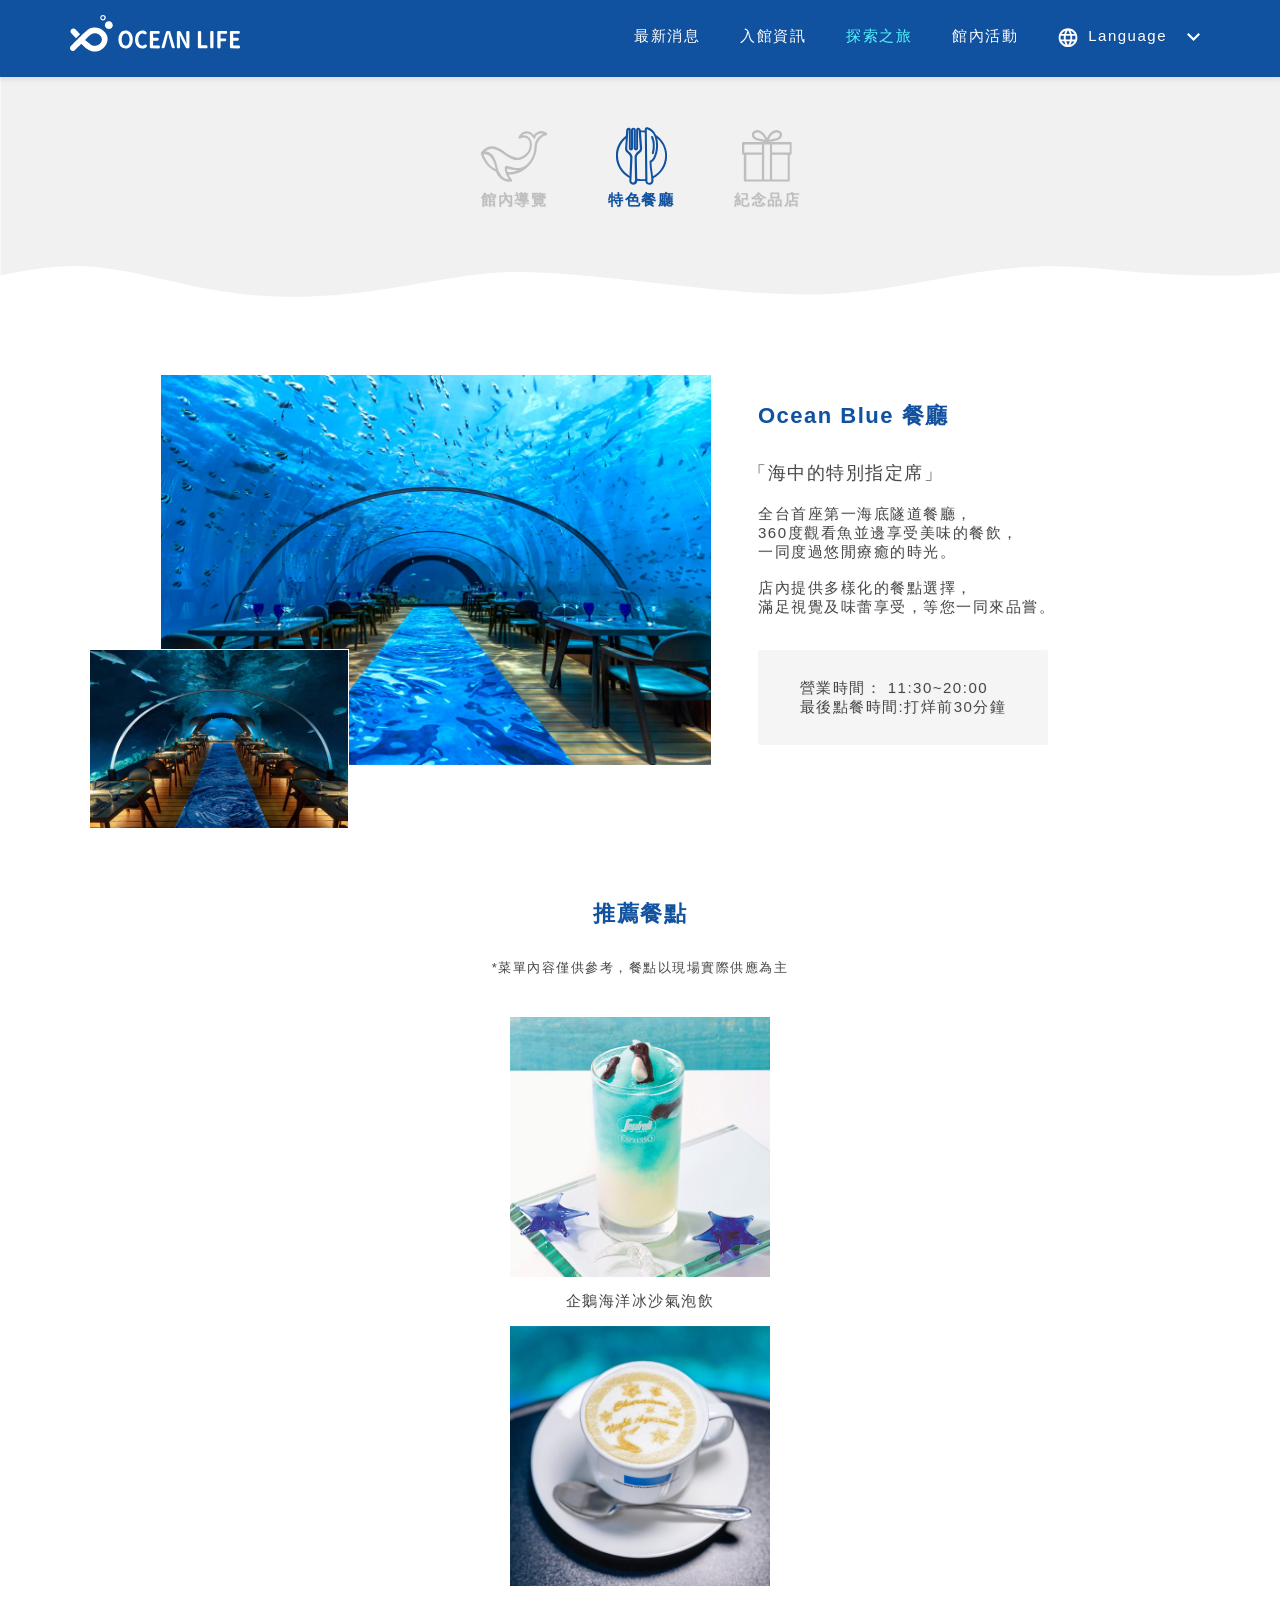
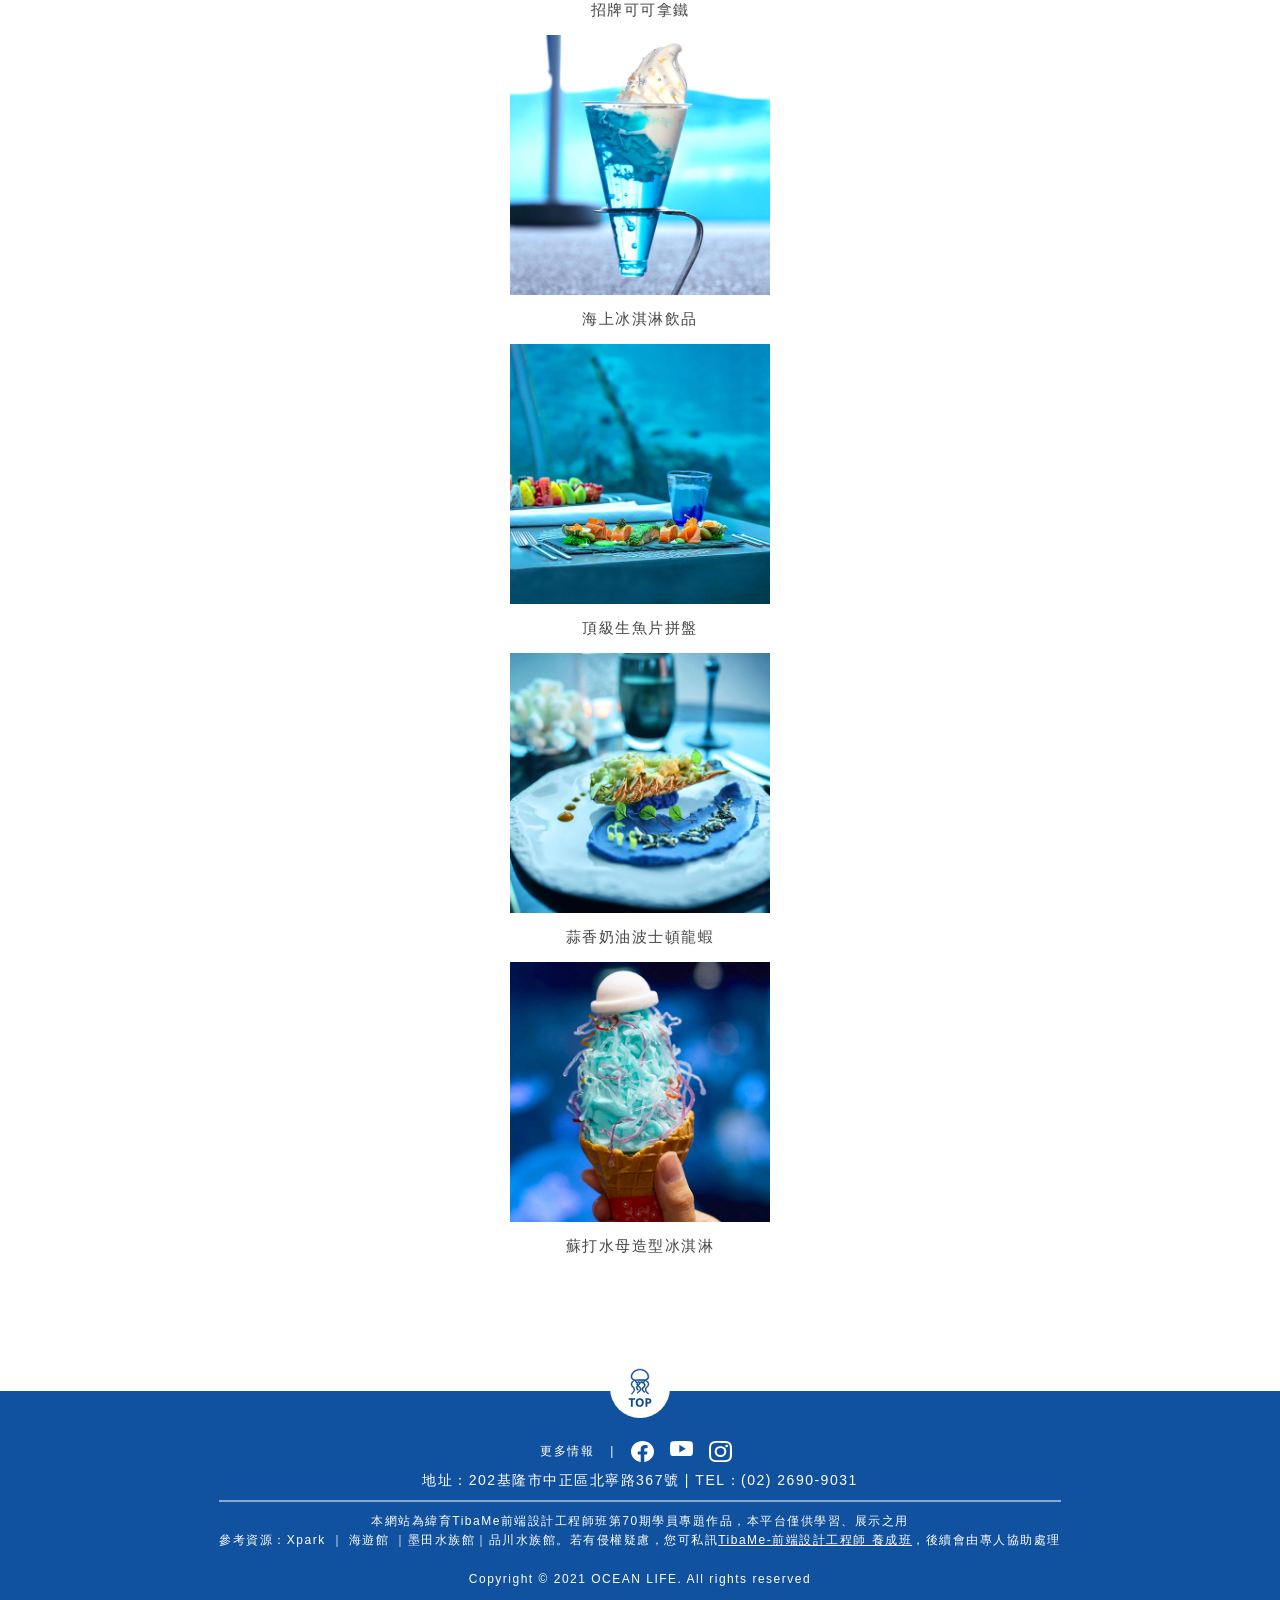
<file: restaurant.html>
<!DOCTYPE html>
<html lang="zh-Hant">
  <head>
    <meta charset="utf-8">
    <!-- RWD-viewport設定 -->
    <meta name="viewport" content="width=device-width, initial-scale=1.0, user-scalable=yes">

    <title>Ocean Life</title>
    <link rel="stylesheet" href="./css/restaurant.css">
    <link rel="stylesheet" href="./css/rwd_restaurant.css">
    <link href="./images/logo_icons.ico" rel="shortcut icon">

    <!-- slick -->
    <link rel='stylesheet' href='https://cdnjs.cloudflare.com/ajax/libs/animate.css/3.2.3/animate.min.css'>
    <link rel='stylesheet' href='https://kenwheeler.github.io/slick/slick/slick.css'>
    <link rel='stylesheet' href='https://kenwheeler.github.io/slick/slick/slick-theme.css'>
    <!-- <link rel='stylesheet' href='https://googledrive.com/host/0B1RR6fhjI2QROGt0MTFoVkhMdUk/fonts.css'> -->
    <link rel="stylesheet" href="./vendors/style.css">

    <!-- jonsuh套件(漢堡選單) -->
    <link href="./vendors/jonsuh/hamburgers.css" rel="stylesheet">
  </head>
  <body>

    <!-- header -->
    <header id="header">
      <div class="block_1100">
        <a href="./index.html" class="header_logo">
          <img class="logo_02" src="./images/logo_02.svg" alt="">
        </a>


        <nav class="nav">
          <ul class="nav_list">
            <li><a href="./latest-news.html">最新消息</a></li>
            <li>
              <div class="information_block">
                <a href="./ticket.html">入館資訊</a> <!-- 設定所在位置,增加class -->
                <ul class="information_list">
                  <li class="buy_ticket"><a href="./ticket.html">票價&amp;購票</a></li>
                  <li><a href="./transportation.html">交通指南</a></li>
                  <li><a href="./FAQ.html">常見問答</a></li>
                  <li><a href="./contact.html">聯絡我們</a></li>
                </ul>
              </div>
            </li>
            <li>
              <div class="explore_block">
                <a class="on" href="./explore.html">探索之旅</a>
                <ul class="explore_list">
                  <li><a href="./explore.html">館內導覽</a></li>
                  <li><a href="./restaurant.html">特色餐廳</a></li>
                  <li><a href="./gift.html">紀念品店</a></li>
                </ul>
              </div>
            </li>
            <li><a href="./activity.html">館內活動</a></li>
            <li class="language_list">
              <a class="language_icon" href="#"><img class="svg language" src="./images/language.svg" alt=""></a>
              <div class="language_block">
                <a href="#">Language</a>
                <ul class="language_list">
                  <li><a href="#">繁體中文</a></li>
                  <li><a href="#">English</a></li>
                  <li><a href="#">日本語</a></li>
                </ul>
              </div>
              <a class="arrow_icon" href="#"><img class="svg arrow" src="./images/language_arrow.svg" alt=""></a>
            </li>
          </ul>
        </nav>

        <!-- 漢堡選單 -->
        <button class="hamburger hamburger--slider" type="button">
          <span class="hamburger-box">
            <span class="hamburger-inner"></span>
          </span>
        </button>

        <div class="burger_nav">
          <div class="burger_container">
            <ul class="burger_ul">
              <li>
                <div class="burger_li">
                  <a href="./latest-news.html">最新消息</a>
                </div>
              </li>
              <li>
                <div class="burger_li">
                  <a href="#">入館資訊</a>
                  <div class="add-icon"></div>
                </div>
                <div class="burger_content">
                  <a href="./ticket.html">票價&amp;購票</a>
                  <a href="./transportation.html">交通指南</a>
                  <a href="./FAQ.html">常見問答</a>
                  <a href="./contact.html">聯絡我們</a>
                </div>
              </li>
              <li>
                <div class="burger_li">
                  <a href="#">探索之旅</a>
                  <div class="add-icon"></div>
                </div>
                <div class="burger_content">
                  <a href="./explore.html">館內導覽</a>
                  <a href="./restaurant.html">特色餐廳</a>
                  <a href="./gift.html">紀念品店</a>
                </div>
              </li>
              <li>
                <div class="burger_li">
                  <a href="./activity.html">館內活動</a>
                </div>
              </li>
            </ul>

            <a href="#" class="buy_ticket">
              <p>網路購票</p>
            </a>

            <ul class="burger_language">
              <li class="-on">
                <a href="#">繁體中文</a>
              </li>
              <li>
                <a href="#">English</a>
              </li>
              <li>
                <a href="#">日本語</a>
              </li>
            </ul>

            <div class="burger_follow">
              <!-- <p>Follow Us</p>
              <p>|</p> -->
              <a href="#">
                <img src="./images/circle_fb.svg" alt="">
              </a>
              <a href="#">
                <img src="./images/circle_yt.svg" alt=""></a>
              <a href="#">
                <img src="./images/circle_ig.svg" alt=""></a>
            </div>
          </div>
        </div>

      </div>
    </header>

<!-- 購票視窗 -->
    <div class="ticketLink">
      <a href="https://www.kkday.com/zh-tw" target="_blank">
        <img src="./images/fixed_ticket.png" alt="">
      </a>
    </div>


<!-- 餐廳介紹 -->
    <section class="restaurant">
      <div class="restauran_bg"></div>
      <ul class="change_bt_1100">
        <li class="one">
          <a href="./explore.html">
            <img class="svg animals" src="./images/animals.svg" alt="">
            <h5>館內導覽</h5>
          </a>
        </li>
        <li class="two">
          <a href="./restaurant.html">
            <img class="svg eat" src="./images/eat_blue.svg" alt="">
            <h5>特色餐廳</h5>
          </a>
        </li>
        <li class="three">
          <a href="./gift.html">
            <img class="svg gift" src="./images/gift.svg" alt="">
            <h5>紀念品店</h5>
          </a>
        </li>
      </ul>

      <div class="introduce">
        <div class="right_restaurant">
          <h3>Ocean Blue 餐廳</h3>
          <img src="./images/restaurant_01.jpg" alt="">
          <img src="./images/restaurant_02.jpg" alt="">
        </div>

        <div class="left_introduce">
          <h3>Ocean Blue 餐廳</h3>
          <h4>「海中的特別指定席」</h4>
          <h5>全台首座第一海底隧道餐廳，<br>360度觀看魚並邊享受美味的餐飲，<br>一同度過悠閒療癒的時光。<br><br>店內提供多樣化的餐點選擇，<br>滿足視覺及味蕾享受，等您一同來品嘗。</h5>

          <div class="time_bg">
            <h5>營業時間： 11:30~20:00<br>最後點餐時間:打烊前30分鐘</h5>
          </div>
        </div>
      </div>

      <div class="menu">
        <h3>推薦餐點</h3>
        <h6>*菜單內容僅供參考，餐點以現場實際供應為主</h6>
        <span class="Arrows"></span>
        <div class="menu_box">
          <div class="Conten">
            <div class="img-fill">
              <img src="./images/menu_01.jpg" alt="">
            </div>
            <h5>企鵝海洋冰沙氣泡飲</h5>
          </div>

          <div class="Conten">
            <div class="img-fill">
              <img src="./images/menu_03.jpg" alt="">
            </div>
            <h5>招牌可可拿鐵</h5>
          </div>

          <div class="Conten">
            <div class="img-fill">
              <img src="./images/menu_02.jpg" alt="">
            </div>
            <h5>海上冰淇淋飲品</h5>
          </div>

          <div class="Conten">
            <div class="img-fill">
              <img src="./images/menu_04.jpg" alt="">
            </div>
            <h5>頂級生魚片拼盤</h5>
          </div>

          <div class="Conten">
            <div class="img-fill">
              <img src="./images/menu_05.jpg" alt="">
            </div>
            <h5>蒜香奶油波士頓龍蝦</h5>
          </div>

          <div class="Conten">
            <div class="img-fill">
              <img src="./images/menu_06.jpg" alt="">
            </div>
            <h5>蘇打水母造型冰淇淋</h5>
          </div>
        </div>
        <!-- <div class="left_icon">
          <img class="svg menu_left_arrow" src="./images/menu_left_arrow.svg" alt="">
        </div>
        <div class="right_icon">
          <img class="svg menu_right_arrow" src="./images/menu_right_arrow.svg" alt="">
        </div> -->
      </div>

    </section>




    <!-- footer -->
    <footer class="footer">
      <div class="footer_flex">
        <div class="TOP_bt" id="BackTop">
          <a href="#"><img src="./images/TOP.svg" alt=""></a>
        </div>
        <div class="follow_icon">
          <p class="more_information">更多情報</p>
          <p class="line">|</p>
          <a href="https://www.facebook.com/" target="_blank"><img class="svg facebook" src="./images/facebook.svg" alt=""></a>
          <a href="https://www.youtube.com/" target="_blank"><img class="svg youtube" src="./images/youtube.svg" alt=""></a>
          <a href="https://www.instagram.com/" target="_blank"><img class="svg ig" src="./images/ig.svg" alt=""></a>
        </div>
        <div class="content">
          <h5>地址：202基隆市中正區北寧路367號 | TEL：(02) 2690-9031</h5>
          <hr>
          <p>本網站為緯育TibaMe前端設計工程師班第70期學員專題作品，本平台僅供學習、展示之用</p>
          <p>參考資源：Xpark ｜ 海遊館 ｜墨田水族館｜品川水族館。若有侵權疑慮，您可私訊<a href="https://www.facebook.com/webindex/" target="_blank">TibaMe-前端設計工程師 養成班</a>，後續會由專人協助處理</p>
          <p class="copy">Copyright © 2021 OCEAN LIFE. All rights reserved</p>
        </div>
        <div class="rwd_content">
          <h5>地址：202基隆市中正區北寧路367號<br>TEL：(02) 2690-9031</h5>
          <hr>
          <p>本網站為緯育TibaMe前端設計工程師班第70期學員專題作品，本平台僅供學習、展示之用</p>
          <p>參考資源：Xpark ｜ 海遊館 ｜墨田水族館｜品川水族館。若有侵權疑慮，您可私訊<a href="https://www.facebook.com/webindex/" target="_blank">TibaMe-前端設計工程師 養成班</a></p>
          <p class="copy">Copyright © 2021 OCEAN LIFE. All rights reserved</p>
        </div>
      </div>

    </footer>


    <script src="https://code.jquery.com/jquery-3.6.0.min.js"></script>
    <!-- <script src="https://cdnjs.cloudflare.com/ajax/libs/font-awesome/5.13.0/js/all.min.js"></script> -->
    <script src="./js/common/svg_change.js"></script>
    <script src="./js/common/top_back.js"></script>
    <!-- <script src="./js/restaurant.js"></script> -->

    <!-- slick -->
    <!-- <script src='https://cdnjs.cloudflare.com/ajax/libs/jquery/2.1.3/jquery.min.js'></script> -->
    <script src='https://kenwheeler.github.io/slick/slick/slick.js'></script>

    <script src="./js/restaurant.js"></script>
    <script src="./js/common/header.js"></script>
  </body>
</html>
</file>
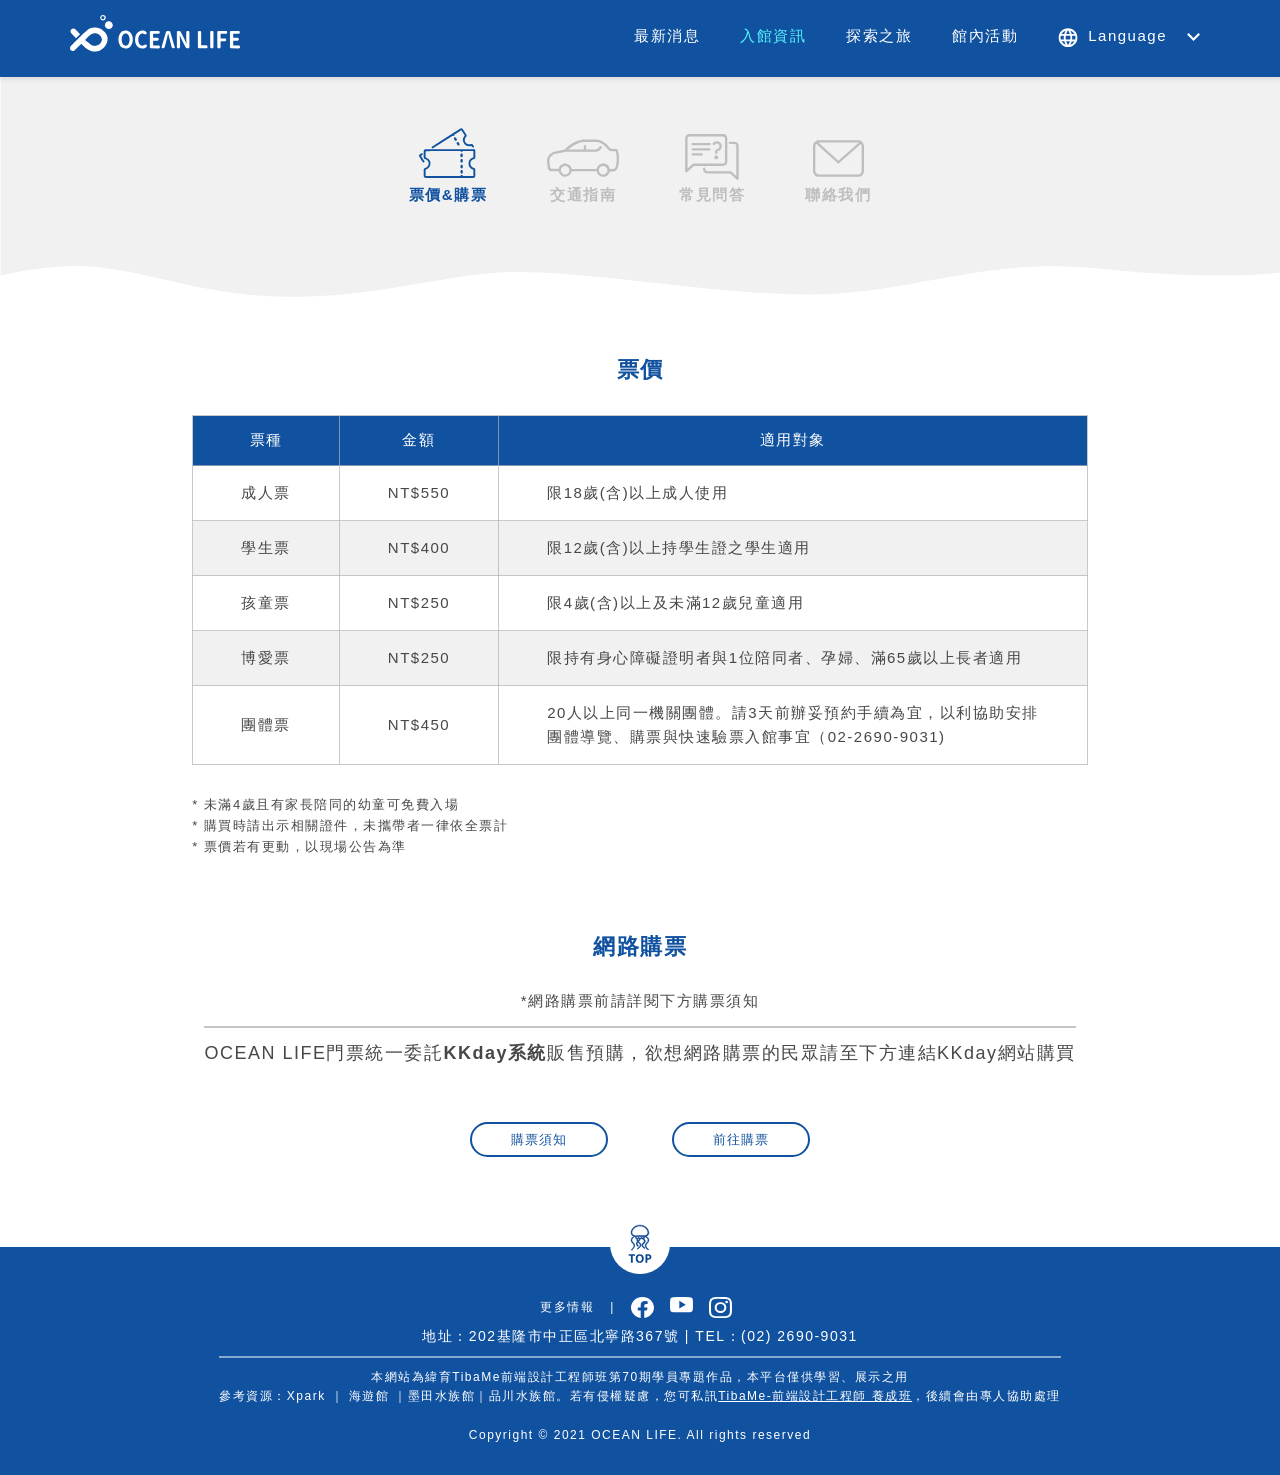
<file: ticket.html>
<!DOCTYPE html>
<html lang="zh-Hant">
  <head>
    <meta charset="utf-8">
    <!-- RWD-viewport設定 -->
    <meta name="viewport" content="width=device-width, initial-scale=1.0, user-scalable=yes">

    <title>Ocean Life</title>
    <link rel="stylesheet" href="./css/ticket.css">
    <link rel="stylesheet" href="./css/rwd_ticket.css">
    <link href="./images/logo_icons.ico" rel="shortcut icon">

    <!-- jonsuh套件(漢堡選單) -->
    <link href="./vendors/jonsuh/hamburgers.css" rel="stylesheet">
  </head>
  <body>

    <!-- header -->
    <header id="header">
      <div class="block_1100">
        <a href="./index.html" class="header_logo">
          <img class="logo_02" src="./images/logo_02.svg" alt="">
        </a>


        <nav class="nav">
          <ul class="nav_list">
            <li><a href="./latest-news.html">最新消息</a></li>
            <li>
              <div class="information_block">
                <a class="on" href="./ticket.html">入館資訊</a> <!-- 設定所在位置,增加class -->
                <ul class="information_list">
                  <li class="buy_ticket"><a href="./ticket.html">票價&amp;購票</a></li>
                  <li><a href="./transportation.html">交通指南</a></li>
                  <li><a href="./FAQ.html">常見問答</a></li>
                  <li><a href="./contact.html">聯絡我們</a></li>
                </ul>
              </div>
            </li>
            <li>
              <div class="explore_block">
                <a href="./explore.html">探索之旅</a>
                <ul class="explore_list">
                  <li><a href="./explore.html">館內導覽</a></li>
                  <li><a href="./restaurant.html">特色餐廳</a></li>
                  <li><a href="./gift.html">紀念品店</a></li>
                </ul>
              </div>
            </li>
            <li><a href="./activity.html">館內活動</a></li>
            <li class="language_list">
              <a class="language_icon" href="#"><img class="svg language" src="./images/language.svg" alt=""></a>
              <div class="language_block">
                <a href="#">Language</a>
                <ul class="language_list">
                  <li><a href="#">繁體中文</a></li>
                  <li><a href="#">English</a></li>
                  <li><a href="#">日本語</a></li>
                </ul>
              </div>
              <a class="arrow_icon" href="#"><img class="svg arrow" src="./images/language_arrow.svg" alt=""></a>
            </li>
          </ul>
        </nav>

        <!-- 漢堡選單 -->
        <button class="hamburger hamburger--slider" type="button">
          <span class="hamburger-box">
            <span class="hamburger-inner"></span>
          </span>
        </button>

        <div class="burger_nav">
          <div class="burger_container">
            <ul class="burger_ul">
              <li>
                <div class="burger_li">
                  <a href="./latest-news.html">最新消息</a>
                </div>
              </li>
              <li>
                <div class="burger_li">
                  <a href="#">入館資訊</a>
                  <div class="add-icon"></div>
                </div>
                <div class="burger_content">
                  <a href="./ticket.html">票價&amp;購票</a>
                  <a href="./transportation.html">交通指南</a>
                  <a href="./FAQ.html">常見問答</a>
                  <a href="./contact.html">聯絡我們</a>
                </div>
              </li>
              <li>
                <div class="burger_li">
                  <a href="#">探索之旅</a>
                  <div class="add-icon"></div>
                </div>
                <div class="burger_content">
                  <a href="./explore.html">館內導覽</a>
                  <a href="./restaurant.html">特色餐廳</a>
                  <a href="./gift.html">紀念品店</a>
                </div>
              </li>
              <li>
                <div class="burger_li">
                  <a href="./activity.html">館內活動</a>
                </div>
              </li>
            </ul>

            <a href="#" class="buy_ticket">
              <p>網路購票</p>
            </a>

            <ul class="burger_language">
              <li class="-on">
                <a href="#">繁體中文</a>
              </li>
              <li>
                <a href="#">English</a>
              </li>
              <li>
                <a href="#">日本語</a>
              </li>
            </ul>

            <div class="burger_follow">
              <!-- <p>Follow Us</p>
              <p>|</p> -->
              <a href="#">
                <img src="./images/circle_fb.svg" alt="">
              </a>
              <a href="#">
                <img src="./images/circle_yt.svg" alt=""></a>
              <a href="#">
                <img src="./images/circle_ig.svg" alt=""></a>
            </div>
          </div>
        </div>

      </div>
    </header>


<!-- 購票視窗 -->
    <div class="ticketLink">
      <a href="https://www.kkday.com/zh-tw" target="_blank">
        <img src="./images/fixed_ticket.png" alt="">
      </a>
    </div>


<!-- 內文 -->
    <section class="ticket">
      <div class="ticket_bg"></div>
      <ul class="change_bt_1100">
        <li class="one">
          <a href="./ticket.html">
            <img class="svg ticket" src="./images/buy_ticket_blue.svg" alt="">
            <h5>票價&amp;購票</h5>
          </a>
        </li>
        <li class="two">
          <a href="./transportation.html">
            <img class="svg car" src="./images/car.svg" alt="">
            <h5>交通指南</h5>
          </a>
        </li>
        <li class="three">
          <a href="./FAQ.html">
            <img class="svg FAQ" src="./images/FAQ.svg" alt="">
            <h5>常見問答</h5>
          </a>
        </li>
        <li class="four">
          <a href="./contact.html">
            <img class="svg email" src="./images/email.svg" alt="">
            <h5>聯絡我們</h5>
          </a>
        </li>
      </ul>
      <div class="ticket_1100">
        <h3>票價</h3>
        <div class="text_box">
          <table>
            <tbody>
              <tr class="title">
                <th>票種</th>
                <th>金額</th>
                <th>適用對象</th>
              </tr>
              <tr class="one">
                <td>成人票</td>
                <td>NT$550</td>
                <td class="condition">限18歲(含)以上成人使用</td>
              </tr>
              <tr class="two">
                <td>學生票</td>
                <td>NT$400</td>
                <td class="condition">限12歲(含)以上持學生證之學生適用</td>
              </tr>
              <tr class="three">
                <td>孩童票</td>
                <td>NT$250</td>
                <td class="condition">限4歲(含)以上及未滿12歲兒童適用</td>
              </tr>
              <tr class="four">
                <td>博愛票</td>
                <td>NT$250</td>
                <td class="condition">限持有身心障礙證明者與1位陪同者、孕婦、滿65歲以上長者適用</td>
              </tr>
              <tr class="six">
                <td>團體票</td>
                <td>NT$450</td>
                <td class="condition"><span class="one">20人以上同一機關團體。請3天前辦妥預約手續為宜，以利協助安排<br>團體導覽、購票與快速驗票入館事宜（02-2690-9031)</span><span class="two">20人以上同一機關團體。請3天前辦妥預約手續為宜，以利協助安排團體導覽、購票與快速驗票入館事宜（02-2690-9031)</span></td>
              </tr>
            </tbody>
          </table>
          <div class="text">
            <h6>* 未滿4歲且有家長陪同的幼童可免費入場</h6>
            <h6>* 購買時請出示相關證件，未攜帶者一律依全票計</h6>
            <h6>* 票價若有更動，以現場公告為準</h6>
          </div>
        </div>
      </div>

      <div class="buy_ticket_1100">
        <h3>網路購票</h3>
        <h5>*網路購票前請詳閱下方購票須知</h5>
        <!-- <hr> -->
        <h4>OCEAN LIFE門票統一委託<span>KKday系統</span>販售預購，欲想網路購票的民眾請至下方連結KKday網站購買</h4>
        <div class="buy_bt">
          <div class="btn_notice">
            <a href="#">購票須知</a>
          </div>
          <div class="btn_buy">
            <a href="https://www.kkday.com/zh-tw" target="_blank">前往購票</a>
          </div>
        </div>
      </div>
    </section>




    <!-- footer -->
    <footer class="footer">
      <div class="footer_flex">
        <div class="TOP_bt" id="BackTop">
          <a href="#"><img src="./images/TOP.svg" alt=""></a>
        </div>
        <div class="follow_icon">
          <p class="more_information">更多情報</p>
          <p class="line">|</p>
          <a href="https://www.facebook.com/" target="_blank"><img class="svg facebook" src="./images/facebook.svg" alt=""></a>
          <a href="https://www.youtube.com/" target="_blank"><img class="svg youtube" src="./images/youtube.svg" alt=""></a>
          <a href="https://www.instagram.com/" target="_blank"><img class="svg ig" src="./images/ig.svg" alt=""></a>
        </div>
        <div class="content">
          <h5>地址：202基隆市中正區北寧路367號 | TEL：(02) 2690-9031</h5>
          <hr>
          <p>本網站為緯育TibaMe前端設計工程師班第70期學員專題作品，本平台僅供學習、展示之用</p>
          <p>參考資源：Xpark ｜ 海遊館 ｜墨田水族館｜品川水族館。若有侵權疑慮，您可私訊<a href="https://www.facebook.com/webindex/" target="_blank">TibaMe-前端設計工程師 養成班</a>，後續會由專人協助處理</p>
          <p class="copy">Copyright © 2021 OCEAN LIFE. All rights reserved</p>
        </div>
        <div class="rwd_content">
          <h5>地址：202基隆市中正區北寧路367號<br>TEL：(02) 2690-9031</h5>
          <hr>
          <p>本網站為緯育TibaMe前端設計工程師班第70期學員專題作品，本平台僅供學習、展示之用</p>
          <p>參考資源：Xpark ｜ 海遊館 ｜墨田水族館｜品川水族館。若有侵權疑慮，您可私訊<a href="https://www.facebook.com/webindex/" target="_blank">TibaMe-前端設計工程師 養成班</a></p>
          <p class="copy">Copyright © 2021 OCEAN LIFE. All rights reserved</p>
        </div>
      </div>

    </footer>


    <script src="https://code.jquery.com/jquery-3.6.0.min.js"></script>
    <!-- <script src="https://cdnjs.cloudflare.com/ajax/libs/font-awesome/5.13.0/js/all.min.js"></script> -->
    <script src="./js/common/svg_change.js"></script>
    <script src="./js/common/top_back.js"></script>

    <script src="./js/common/header.js"></script>

  </body>
</html>
</file>
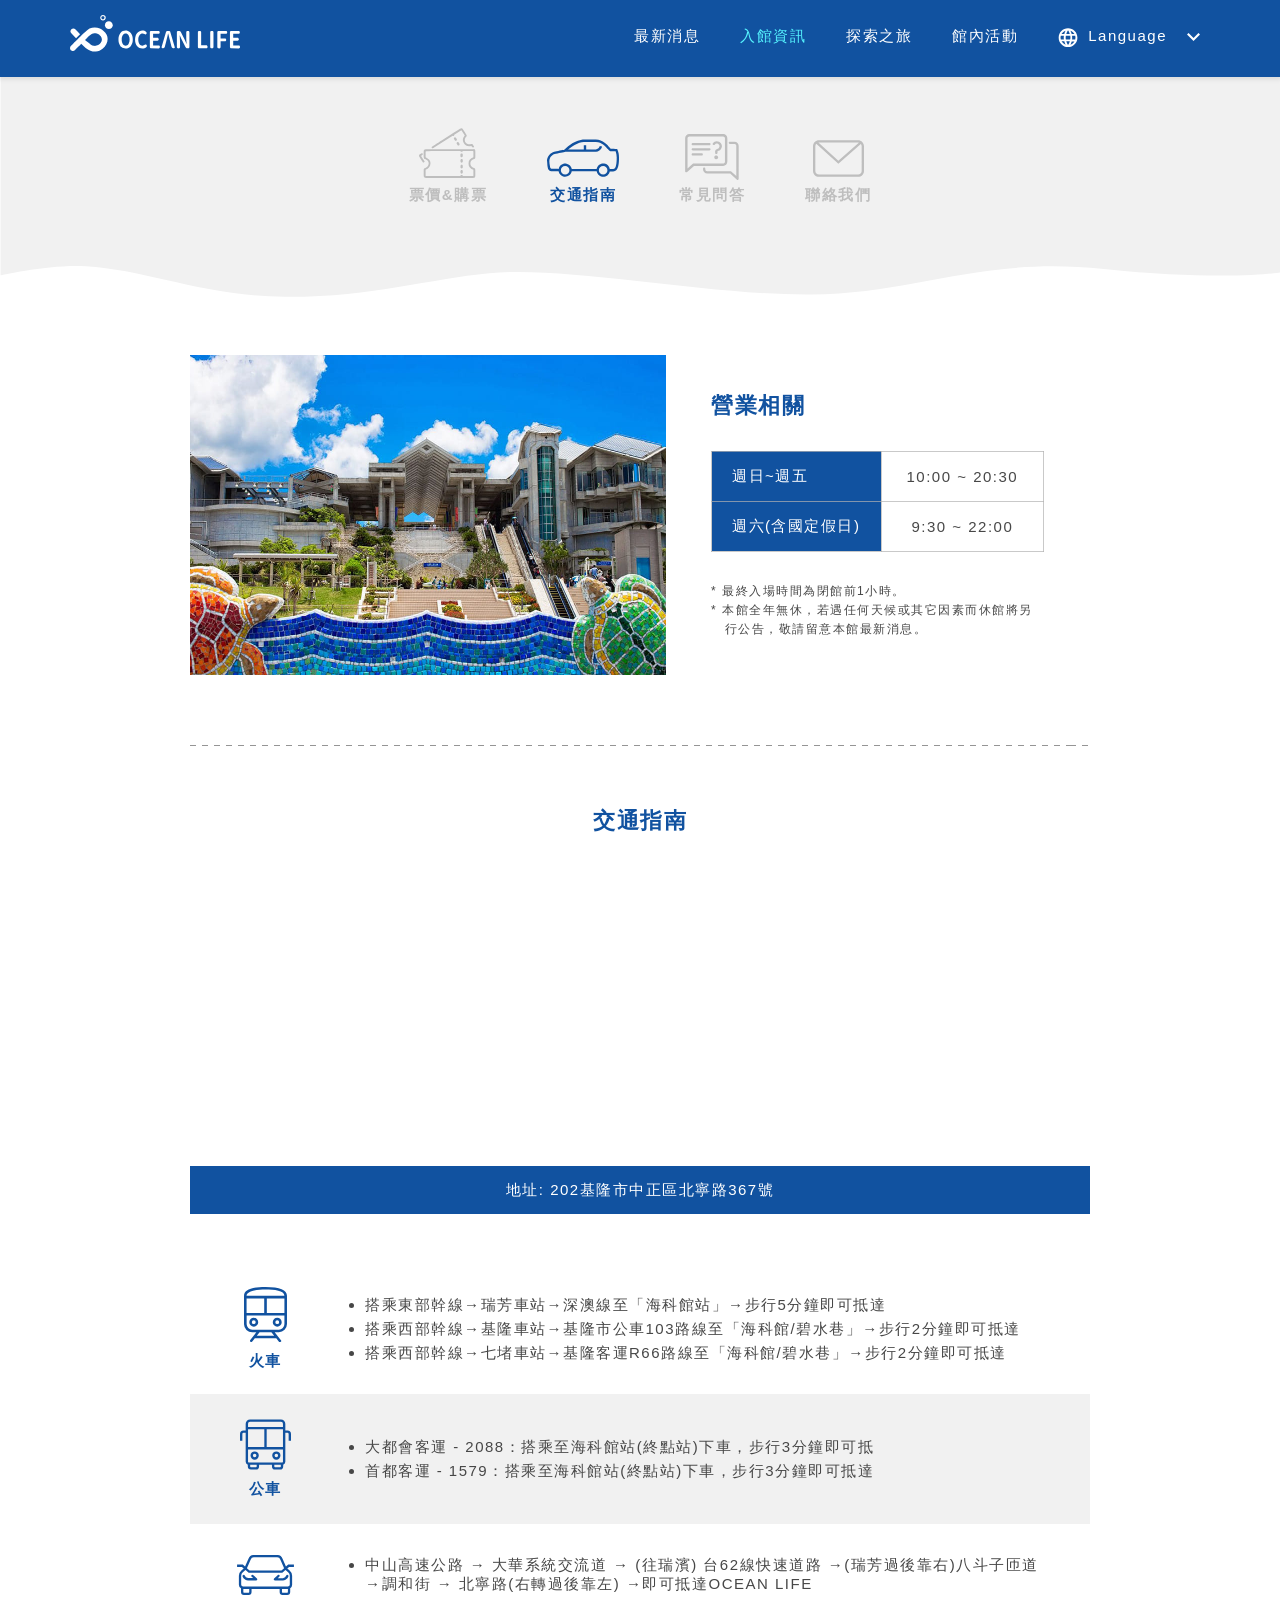
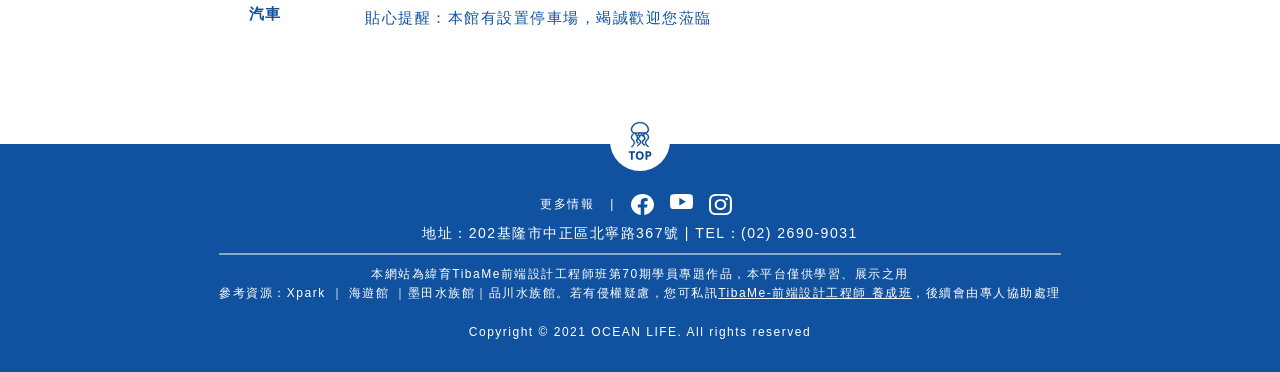
<file: transportation.html>
<!DOCTYPE html>
<html lang="zh-Hant">
  <head>
    <meta charset="utf-8">
    <!-- RWD-viewport設定 -->
    <meta name="viewport" content="width=device-width, initial-scale=1.0, user-scalable=yes">

    <title>Ocean Life</title>
    <link rel="stylesheet" href="./css/transportation.css">
    <link rel="stylesheet" href="./css/rwd_transportation.css">
    <link href="./images/logo_icons.ico" rel="shortcut icon">

    <!-- jonsuh套件(漢堡選單) -->
    <link href="./vendors/jonsuh/hamburgers.css" rel="stylesheet">
  </head>
  <body>

    <!-- header -->
    <header id="header">
      <div class="block_1100">
        <a href="./index.html" class="header_logo">
          <img class="logo_02" src="./images/logo_02.svg" alt="">
        </a>


        <nav class="nav">
          <ul class="nav_list">
            <li><a href="./latest-news.html">最新消息</a></li>
            <li>
              <div class="information_block">
                <a class="on" href="./ticket.html">入館資訊</a> <!-- 設定所在位置,增加class -->
                <ul class="information_list">
                  <li class="buy_ticket"><a href="./ticket.html">票價&amp;購票</a></li>
                  <li><a href="./transportation.html">交通指南</a></li>
                  <li><a href="./FAQ.html">常見問答</a></li>
                  <li><a href="./contact.html">聯絡我們</a></li>
                </ul>
              </div>
            </li>
            <li>
              <div class="explore_block">
                <a href="./explore.html">探索之旅</a>
                <ul class="explore_list">
                  <li><a href="./explore.html">館內導覽</a></li>
                  <li><a href="./restaurant.html">特色餐廳</a></li>
                  <li><a href="./gift.html">紀念品店</a></li>
                </ul>
              </div>
            </li>
            <li><a href="./activity.html">館內活動</a></li>
            <li class="language_list">
              <a class="language_icon" href="#"><img class="svg language" src="./images/language.svg" alt=""></a>
              <div class="language_block">
                <a href="#">Language</a>
                <ul class="language_list">
                  <li><a href="#">繁體中文</a></li>
                  <li><a href="#">English</a></li>
                  <li><a href="#">日本語</a></li>
                </ul>
              </div>
              <a class="arrow_icon" href="#"><img class="svg arrow" src="./images/language_arrow.svg" alt=""></a>
            </li>
          </ul>
        </nav>

        <!-- 漢堡選單 -->
        <button class="hamburger hamburger--slider" type="button">
          <span class="hamburger-box">
            <span class="hamburger-inner"></span>
          </span>
        </button>

        <div class="burger_nav">
          <div class="burger_container">
            <ul class="burger_ul">
              <li>
                <div class="burger_li">
                  <a href="./latest-news.html">最新消息</a>
                </div>
              </li>
              <li>
                <div class="burger_li">
                  <a href="#">入館資訊</a>
                  <div class="add-icon"></div>
                </div>
                <div class="burger_content">
                  <a href="./ticket.html">票價&amp;購票</a>
                  <a href="./transportation.html">交通指南</a>
                  <a href="./FAQ.html">常見問答</a>
                  <a href="./contact.html">聯絡我們</a>
                </div>
              </li>
              <li>
                <div class="burger_li">
                  <a href="#">探索之旅</a>
                  <div class="add-icon"></div>
                </div>
                <div class="burger_content">
                  <a href="./explore.html">館內導覽</a>
                  <a href="./restaurant.html">特色餐廳</a>
                  <a href="./gift.html">紀念品店</a>
                </div>
              </li>
              <li>
                <div class="burger_li">
                  <a href="./activity.html">館內活動</a>
                </div>
              </li>
            </ul>

            <a href="#" class="buy_ticket">
              <p>網路購票</p>
            </a>

            <ul class="burger_language">
              <li class="-on">
                <a href="#">繁體中文</a>
              </li>
              <li>
                <a href="#">English</a>
              </li>
              <li>
                <a href="#">日本語</a>
              </li>
            </ul>

            <div class="burger_follow">
              <!-- <p>Follow Us</p>
              <p>|</p> -->
              <a href="#">
                <img src="./images/circle_fb.svg" alt="">
              </a>
              <a href="#">
                <img src="./images/circle_yt.svg" alt=""></a>
              <a href="#">
                <img src="./images/circle_ig.svg" alt=""></a>
            </div>
          </div>
        </div>

      </div>
    </header>

<!-- 購票視窗 -->
    <div class="ticketLink">
      <a href="https://www.kkday.com/zh-tw" target="_blank">
        <img src="./images/fixed_ticket.png" alt="">
      </a>
    </div>


<!-- 交通指南 -->
    <section class="transportation">
      <div class="transportation_bg"></div>
      <ul class="change_bt_1100">
        <li class="one">
          <a href="./ticket.html">
            <img class="svg ticket" src="./images/buy_ticket.svg" alt="">
            <h5>票價&amp;購票</h5>
          </a>
        </li>
        <li class="two">
          <a href="./transportation.html">
            <img class="svg car" src="./images/car_blue.svg" alt="">
            <h5>交通指南</h5>
          </a>
        </li>
        <li class="three">
          <a href="./FAQ.html">
            <img class="svg FAQ" src="./images/FAQ.svg" alt="">
            <h5>常見問答</h5>
          </a>
        </li>
        <li class="four">
          <a href="./contact.html">
            <img class="svg email" src="./images/email.svg" alt="">
            <h5>聯絡我們</h5>
          </a>
        </li>
      </ul>

      <div class="open_1100">
        <h3>營業相關</h3>
        <img src="./images/open.jpg" alt="">
        <div class="right_box">
          <h3>營業相關</h3>
          <table>
            <tbody>
              <tr>
                <th>週日~週五</th>
                <td>10:00 ~ 20:30</td>
              </tr>
              <tr>
                <th>週六(含國定假日)</th>
                <td>9:30 ~ 22:00</td>
              </tr>
            </tbody>
          </table>
          <h5>* 最終入場時間為閉館前1小時。</h5>
          <h5>* 本館全年無休，若遇任何天候或其它因素而休館將另<br>&emsp;行公告，敬請留意本館最新消息。</h5>
          <p>* 本館全年無休，若遇任何天候或其它因素而休館將另行公告，敬請留意本館最新消息。</p>
        </div>
      </div>

      <div class="map_1100">
        <div class="line_dot"></div>
        <h3>交通指南</h3>

        <div class="map_box">
          <iframe src="https://www.google.com/maps/embed?pb=!1m18!1m12!1m3!1d3611.868532056656!2d121.7970616150084!3d25.140135183922723!2m3!1f0!2f0!3f0!3m2!1i1024!2i768!4f13.1!3m3!1m2!1s0x345d4f9d5531aa59%3A0xd5ccbfae9a4e35d6!2zMjAy5Z-66ZqG5biC5Lit5q2j5Y2A5YyX5a-n6LevMzY36Jmf!5e0!3m2!1szh-TW!2stw!4v1629112278844!5m2!1szh-TW!2stw" width="900" height="300" style="border:0;" allowfullscreen="" loading="lazy"></iframe>
          <div>地址: 202基隆市中正區北寧路367號</div>
        </div>

        <div class="HowToGo">

          <div class="one">
            <div class="icon_box">
              <img src="./images/train.svg" alt="">
              <h5>火車</h5>
            </div>
            <ul>
              <li>搭乘東部幹線→瑞芳車站→深澳線至「海科館站」→步行5分鐘即可抵達</li>
              <li>搭乘西部幹線→基隆車站→基隆市公車103路線至「海科館/碧水巷」→步行2分鐘即可抵達</li>
              <li>搭乘西部幹線→七堵車站→基隆客運R66路線至「海科館/碧水巷」→步行2分鐘即可抵達</li>
            </ul>
          </div>

          <div class="two">
            <div class="icon_box">
              <img src="./images/bus.svg" alt="">
              <h5>公車</h5>
            </div>
            <ul>
              <li>大都會客運 - 2088：搭乘至海科館站(終點站)下車，步行3分鐘即可抵</li>
              <li>首都客運 - 1579：搭乘至海科館站(終點站)下車，步行3分鐘即可抵達</li>
            </ul>
          </div>

          <div class="three">
            <div class="icon_box">
              <img src="./images/car02.svg" alt="">
              <h5>汽車</h5>
            </div>
            <ul>
              <li>中山高速公路 → 大華系統交流道 → (往瑞濱) 台62線快速道路 →(瑞芳過後靠右)八斗子匝道<br>→調和街 → 北寧路(右轉過後靠左) →即可抵達OCEAN LIFE</li>
              <h5>貼心提醒：本館有設置停車場，竭誠歡迎您蒞臨</h5>
            </ul>
          </div>

        </div>

      </div>
    </section>




    <!-- footer -->
    <footer class="footer">
      <div class="footer_flex">
        <div class="TOP_bt" id="BackTop">
          <a href="#"><img src="./images/TOP.svg" alt=""></a>
        </div>
        <div class="follow_icon">
          <p class="more_information">更多情報</p>
          <p class="line">|</p>
          <a href="https://www.facebook.com/" target="_blank"><img class="svg facebook" src="./images/facebook.svg" alt=""></a>
          <a href="https://www.youtube.com/" target="_blank"><img class="svg youtube" src="./images/youtube.svg" alt=""></a>
          <a href="https://www.instagram.com/" target="_blank"><img class="svg ig" src="./images/ig.svg" alt=""></a>
        </div>
        <div class="content">
          <h5>地址：202基隆市中正區北寧路367號 | TEL：(02) 2690-9031</h5>
          <hr>
          <p>本網站為緯育TibaMe前端設計工程師班第70期學員專題作品，本平台僅供學習、展示之用</p>
          <p>參考資源：Xpark ｜ 海遊館 ｜墨田水族館｜品川水族館。若有侵權疑慮，您可私訊<a href="https://www.facebook.com/webindex/" target="_blank">TibaMe-前端設計工程師 養成班</a>，後續會由專人協助處理</p>
          <p class="copy">Copyright © 2021 OCEAN LIFE. All rights reserved</p>
        </div>
        <div class="rwd_content">
          <h5>地址：202基隆市中正區北寧路367號<br>TEL：(02) 2690-9031</h5>
          <hr>
          <p>本網站為緯育TibaMe前端設計工程師班第70期學員專題作品，本平台僅供學習、展示之用</p>
          <p>參考資源：Xpark ｜ 海遊館 ｜墨田水族館｜品川水族館。若有侵權疑慮，您可私訊<a href="https://www.facebook.com/webindex/" target="_blank">TibaMe-前端設計工程師 養成班</a></p>
          <p class="copy">Copyright © 2021 OCEAN LIFE. All rights reserved</p>
        </div>
      </div>

    </footer>


    <script src="https://code.jquery.com/jquery-3.6.0.min.js"></script>
    <!-- <script src="https://cdnjs.cloudflare.com/ajax/libs/font-awesome/5.13.0/js/all.min.js"></script> -->
    <script src="./js/common/svg_change.js"></script>
    <script src="./js/common/top_back.js"></script>

    <script src="./js/common/header.js"></script>

  </body>
</html>
</file>
<file: css/activity.css>
@import "./common/header.css";
@import "./common/footer.css";
@import "./common/all.css";
@import "./common/font.css";
@import "./common/ticket.css";

/* 設定頁面所在位置,探索之旅 */
header#header > div.block_1100 > nav.nav > ul.nav_list > li > a.on{
  color: #55F4FF;
}

/* 網頁尺寸不得低於1100px */
section.activity{
  /* min-width: 1100px; */
  width: 100%;
  margin: 0 auto;
  /* border: 1px solid red; */
  position: relative; /* 波浪背景定位 */
  /* padding-top: 78px; */
}

/* section.activity > div.activity_bg{
  width: 1100px;
  margin: 0 auto;
  border: 1px solid green;
} */

/* banner */
section.activity > div.activity_bg{
  background-image: url(../images/activity_bg.jpg);
  width: 100%;
  height: 360px;
  background-repeat: no-repeat;
  background-position: bottom left;
  background-size: cover;
}

/* 館內活動標題 */
section.activity > div.title_box{
  max-width: 1100px;
  width: 100%;
  margin: 0 auto;

  position: relative;
}
section.activity > div.title_box > div.activity_title{
  position: absolute;
  bottom: 176px;
  left: 65px;
}
section.activity > div.title_box > div.activity_title > p:first-child{
  font-size: 28px;
  letter-spacing: 1.5px;
  font-weight: 500;
  text-shadow: 2px 4px 3px rgb(0 0 0 / 15%);
}
section.activity > div.title_box > div.activity_title > p:last-child{
  color: #55F4FF;
  font-size: 24px;
  letter-spacing: 1.5px;
  font-weight: 500;
  margin-top: -4px;
  text-shadow: 2px 4px 3px rgb(0 0 0 / 15%);
}



/* 活動一 */
section.activity > div.box01_1100{
  max-width: 1100px;
  width: 100%;
  margin: 0 auto;
  /* border: 1px solid green; */

  display: flex;
  justify-content: space-around;
  align-items: center;

  margin: 60px auto 165px auto;;   /* 因為設定flex的屬性,所以左右距離要用auto,不能為0 */
}
section.activity > div.box01_1100 > div.text > h3{
  letter-spacing: 1.5px;
  color: #1152A0;

  margin-bottom: 40px;
  margin-left: -13px;
}
section.activity > div.box01_1100 > div.text > h5:nth-child(2){
  letter-spacing: 1.5px;
  color: #474747;
  font-weight: 400;
  line-height: 1.6;
}
section.activity > div.box01_1100 > div.text > h5:nth-child(3){
  letter-spacing: 1.5px;
  color: #474747;
  font-weight: 400;
  line-height: 1.6;
  display: none;
}
section.activity > div.box01_1100 > div.activity_box > img{
  width: 536px;
  height: 386px;
}

/* 新增文字 */
section.activity > div.box01_1100 > div.activity_box > h3{
  letter-spacing: 1.5px;
  color: #1152A0;
  margin-bottom: 30px;
  display: none;
}


/* 表格01 */
section.activity > div.box01_1100 > div.text > table{
  border: 1px solid red;
}
section.activity > div.box01_1100 > div.text > table > tbody > tr > th{
  border: 1px solid rgba(179, 179, 179, 0.7);
  width: 121px;
  background-color: #1152A0;
  color: white;

  font-size: 15px;
  letter-spacing: 1.5px;
  font-weight: 400;

  padding: 12px 0px;
}
section.activity > div.box01_1100 > div.text > table > tbody > tr > td{
  border: 1px solid rgba(179, 179, 179, 0.7);
  width: 208px;
  color: #474747;

  font-size: 15px;
  letter-spacing: 1.5px;
  font-weight: 400;

  padding-left: 18px;
}
section.activity > div.box01_1100 > div.text > table{
  border-collapse: collapse;
  margin: 30px 0px 30px 0px;
}
section.activity > div.box01_1100 > div.text > h5{
  font-weight: 400;
  color: #474747;
  letter-spacing: 1.5px;
  line-height: 1.6;
}


/* 活動二 */
section.activity > div.box02_1100{
  max-width: 1100px;
  width: 100%;
  margin: 0 auto;
  /* border: 1px solid green; */

  display: flex;
  justify-content: space-evenly;
  align-items: center;

  margin: 60px auto;   /* 因為設定flex的屬性,所以左右距離要用auto,不能為0 */
  /* position: relative; */
}
section.activity > div.box02_1100 > div.text > h3{
  letter-spacing: 1.5px;
  color: #1152A0;

  margin-bottom: 30px;
  margin-left: -13px;
}
section.activity > div.box02_1100 > div.text > h5:nth-child(2){
  letter-spacing: 1.5px;
  color: #474747;
  font-weight: 400;
  line-height: 1.6;
}
section.activity > div.box02_1100 > div.text > h5:nth-child(3){
  letter-spacing: 1.5px;
  color: #474747;
  font-weight: 400;
  line-height: 1.6;
  display: none;
}
section.activity > div.box02_1100 > div.text > h5:nth-child(4){
  letter-spacing: 1.5px;
  color: #474747;
  font-weight: 400;
  line-height: 1.6;
  /* display: none; */
}
section.activity > div.box02_1100 > div.text > h5:nth-child(5){
  letter-spacing: 1.5px;
  color: #474747;
  font-weight: 400;
  line-height: 1.6;
  display: none;
}
section.activity > div.box02_1100 > div.activity_box > img{
  width: 536px;
  height: 386px;
  /* background-image: url(../images/activity_02.jpg);
  background-size: cover; */

  margin-left: -40px;
}
/* 新增文字 */
section.activity > div.box02_1100 > div.activity_box > h3{
  letter-spacing: 1.5px;
  color: #1152A0;
  margin-bottom: 30px;
  display: none;
}


/* 表格02 */
section.activity > div.box02_1100 > div.text > table{
  border: 1px solid red;
}
section.activity > div.box02_1100 > div.text > table > tbody > tr > th{
  border: 1px solid rgba(179, 179, 179, 0.7);
  width: 121px;
  background-color: #1152A0;
  color: white;

  font-size: 15px;
  letter-spacing: 1.5px;
  font-weight: 400;

  padding: 15px 0px;
}
section.activity > div.box02_1100 > div.text > table > tbody > tr > td{
  border: 1px solid rgba(179, 179, 179, 0.7);
  width: 208px;
  color: #474747;
  background-color: white;

  font-size: 15px;
  letter-spacing: 1.5px;
  font-weight: 400;

  padding-left: 13px;
}
section.activity > div.box02_1100 > div.text > table{
  border-collapse: collapse;
  margin: 20px 0px 20px 0px;
}
/* 背景 */
section.activity > div.box02_1100 > div.activity_bg02{
  background-image: url(../images/activity_bg02.svg);
  background-repeat: no-repeat;
  background-size: cover;
  width: 100%;
  height: 600px;

  position: absolute;
  top: 870px;
  z-index: -1;

}



/* 活動三 */
section.activity > div.box03_1100{
  max-width: 1100px;
  width: 100%;
  margin: 0 auto;
  /* border: 1px solid green; */

  display: flex;
  justify-content: space-around;
  align-items: center;

  margin: 170px auto 90px auto;;   /* 因為設定flex的屬性,所以左右距離要用auto,不能為0 */
}
section.activity > div.box03_1100 > div.text > h3{
  letter-spacing: 1.5px;
  color: #1152A0;

  margin-bottom: 45px;
  margin-left: -13px;
}
section.activity > div.box03_1100 > div.text > h5{
  letter-spacing: 1.5px;
  color: #474747;
  font-weight: 400;
  line-height: 1.6;
}
section.activity > div.box03_1100 > div.activity_box > img{
  width: 536px;
  height: 386px;
  /* background-image: url(../images/activity_03.jpg);
  background-size: cover; */
}
/* 新增文字 */
section.activity > div.box03_1100 > div.activity_box > h3{
  letter-spacing: 1.5;
  color: #1152A0;
  margin-bottom: 30px;
  display: none;
}


/* 表格01 */
section.activity > div.box03_1100 > div.text > table{
  border: 1px solid red;
}
section.activity > div.box03_1100 > div.text > table > tbody > tr > th{
  border: 1px solid rgba(179, 179, 179, 0.7);
  width: 121px;
  background-color: #1152A0;
  color: white;

  font-size: 15px;
  letter-spacing: 1.5px;
  font-weight: 400;

  padding: 15px 0px;
}
section.activity > div.box03_1100 > div.text > table > tbody > tr > td{
  border: 1px solid rgba(179, 179, 179, 0.7);
  width: 208px;
  color: #474747;

  font-size: 15px;
  letter-spacing: 1.5px;
  font-weight: 400;

  padding-left: 13px;
}
section.activity > div.box03_1100 > div.text > table{
  border-collapse: collapse;
  margin: 30px 0px 0px 0px;
}
</file>
<file: css/rwd_activity.css>
@media (min-width: 1200px){
  /* section.activity > div.title_1100 > div.title{
    left: 155px;
  } */
}

/* 多加的斷點 */
@media (min-width: 1115px) and (max-width:1199.98px){
  /* 訂票 */
  div.ticketLink{
    display: none;
  }
  /* header */
  header#header > div.block_1100{
    width: 100%;
    padding: 0px 50px 0px 40px;
  }


  /* 最新消息-banner */
  section.activity > div.title_box > div.activity_title{
    /* text-align: center; */
    width: calc(100% - 65px);
    margin: 0 auto;
    /* left: 0; */
  }
  section.activity > div.activity_bg{
    /* background-image: url(../images/activity_bg04.jpg); */
    width: 100%;
    height: 360px;
    background-repeat: no-repeat;
    background-size: cover;
    position: relative;
    z-index: -1;

    background-position: right;
  }

  /* 活動一 */
  section.activity > div.box01_1100{
    /* flex-direction: column-reverse; */
    padding: 0px 50px;
    /* margin: 44px auto 80px auto;
    align-items: center; */
  }

  /* 活動一-照片 */
  section.activity > div.box01_1100 > div.activity_box{
    /* width: 85%; */
    width: 67%;
    margin-left: 60px;
  }
  section.activity > div.box01_1100 > div.activity_box > img{
    width: 100%;
    height: auto;
  }
  /* 活動一-文字 */
  section.activity > div.box01_1100 > div.text > h5:nth-child(2){
    display: none;
  }
  section.activity > div.box01_1100 > div.text > h5:nth-child(3){
    display: inline-block;
  }
  section.activity > div.box01_1100 > div.text > h3{
    margin-bottom: 20px;
  }
  /* 活動一-表格 */
  section.activity > div.box01_1100 > div.text > table{
    margin: 20px auto;
  }



  /* 活動二 */
  section.activity > div.box02_1100{
    /* flex-direction: column-reverse; */
    padding: 0px 50px;
    /* margin: 44px auto 80px auto;
    align-items: center; */
    justify-content: normal;
    /* position: relative; */
  }

  /* 活動二-照片 */
  section.activity{
    position: relative;
  }
  section.activity > div.box02_1100 > div.activity_box{
    width: 67%;
    margin-right: 60px;
  }
  section.activity > div.box02_1100 > div.activity_box > img{
    width: 100%;
    height: auto;
    margin: 0;
  }
  /* 活動二-背景圖 */
  section.activity > div.box02_1100 > div.activity_bg02{
    left: 0px;
    top: 930px;
    height: 640px;
  }
  /* 活動二-文字 */
  /* section.activity > div.box02_1100 > div.text > h5:nth-child(2){
    display: none;
  }
  section.activity > div.box02_1100 > div.text > h5:nth-child(3){
    display: inline-block;
  } */
  section.activity > div.box02_1100 > div.text > h3{
    margin-bottom: 20px;
  }
  section.activity > div.box02_1100 > div.text > h5:nth-child(4){
    display: none;
  }
  section.activity > div.box02_1100 > div.text > h5:nth-child(5){
    display: inline-block;
    width: 346px;
  }



  /* 活動三 */
  section.activity > div.box03_1100{
    /* flex-direction: column-reverse; */
    padding: 0px 50px;
    /* margin: 44px auto 80px auto;
    align-items: center; */
  }

  /* 活動三-照片 */
  section.activity > div.box03_1100 > div.activity_box{
    /* width: 85%; */
    width: 67%;
    margin-left: 60px;
  }
  section.activity > div.box03_1100 > div.activity_box > img{
    width: 100%;
    height: auto;
  }
  /* 活動三-文字 */
  /* section.activity > div.box03_1100 > div.text > h5:nth-child(2){
    display: none;
  }
  section.activity > div.box03_1100 > div.text > h5:nth-child(3){
    display: inline-block;
  } */
  section.activity > div.box03_1100 > div.text > h3{
    margin-bottom: 20px;
  }
  /* 活動三-表格 */
  section.activity > div.box03_1100 > div.text > table{
    margin: 20px auto;
  }
}
/* @media (min-width: 1198px) and (max-width:1114.98px) */



/* @media (min-width: 992px) and (max-width:1199.98px) */
@media (min-width: 992px) and (max-width:1114.98px) {
  /* 訂票 */
  div.ticketLink{
    display: none;
  }
  /* header */
  header#header > div.block_1100{
    width: 100%;
    padding: 0px 50px 0px 40px;
  }


  /* 最新消息-banner */
  section.activity > div.title_box > div.activity_title{
    /* text-align: center; */
    width: calc(100% - 65px);
    margin: 0 auto;
    /* left: 0; */
  }
  section.activity > div.activity_bg{
    /* background-image: url(../images/activity_bg04.jpg); */
    width: 100%;
    height: 360px;
    background-repeat: no-repeat;
    background-size: cover;
    position: relative;
    z-index: -1;

    background-position: right;
  }

  /* 活動一 */
  section.activity > div.box01_1100{
    /* flex-direction: column-reverse; */
    padding: 0px 50px;
    /* margin: 44px auto 80px auto;
    align-items: center; */
  }

  /* 活動一-照片 */
  section.activity > div.box01_1100 > div.activity_box{
    /* width: 85%; */
    width: 67%;
    margin-left: 60px;
  }
  section.activity > div.box01_1100 > div.activity_box > img{
    width: 100%;
    height: auto;
  }
  /* 活動一-文字 */
  section.activity > div.box01_1100 > div.text > h5:nth-child(2){
    display: none;
  }
  section.activity > div.box01_1100 > div.text > h5:nth-child(3){
    display: inline-block;
  }
  section.activity > div.box01_1100 > div.text > h3{
    margin-bottom: 20px;
  }
  /* 活動一-表格 */
  section.activity > div.box01_1100 > div.text > table{
    margin: 20px auto;
  }



  /* 活動二 */
  section.activity > div.box02_1100{
    /* flex-direction: column-reverse; */
    padding: 0px 50px;
    /* margin: 44px auto 80px auto;
    align-items: center; */
    justify-content: normal;
    position: relative;
  }

  /* 活動二-照片 */
  section.activity{
    position: relative;
  }
  section.activity > div.box02_1100 > div.activity_box{
    width: 67%;
    margin-right: 60px;
  }
  section.activity > div.box02_1100 > div.activity_box > img{
    width: 100%;
    height: auto;
    margin: 0;
  }
  /* 活動二-背景圖 */
  section.activity > div.box02_1100 > div.activity_bg02{
    left: 0px;
    top: -95px;
    height: calc(100% + 200px);
  }
  /* 活動二-文字 */
  /* section.activity > div.box02_1100 > div.text > h5:nth-child(2){
    display: none;
  }
  section.activity > div.box02_1100 > div.text > h5:nth-child(3){
    display: inline-block;
  } */
  section.activity > div.box02_1100 > div.text > h3{
    margin-bottom: 20px;
  }
  section.activity > div.box02_1100 > div.text > h5:nth-child(4){
    display: none;
  }
  section.activity > div.box02_1100 > div.text > h5:nth-child(5){
    display: inline-block;
    width: 346px;
  }



  /* 活動三 */
  section.activity > div.box03_1100{
    /* flex-direction: column-reverse; */
    padding: 0px 50px;
    /* margin: 44px auto 80px auto;
    align-items: center; */
  }

  /* 活動三-照片 */
  section.activity > div.box03_1100 > div.activity_box{
    /* width: 85%; */
    width: 67%;
    margin-left: 60px;
  }
  section.activity > div.box03_1100 > div.activity_box > img{
    width: 100%;
    height: auto;
  }
  /* 活動三-文字 */
  /* section.activity > div.box03_1100 > div.text > h5:nth-child(2){
    display: none;
  }
  section.activity > div.box03_1100 > div.text > h5:nth-child(3){
    display: inline-block;
  } */
  section.activity > div.box03_1100 > div.text > h3{
    margin-bottom: 20px;
  }
  /* 活動三-表格 */
  section.activity > div.box03_1100 > div.text > table{
    margin: 20px auto;
  }

}


@media (min-width: 768px) and (max-width:991.98px) {
  /* 訂票 */
  div.ticketLink{
    display: none;
  }

  /* 新增-購票 */
  header#header > div.block_1100 > div.burger_nav > div.burger_container > a.buy_ticket{
    border: 1.5px solid #55F4FF;
    border-radius: 40px;
    display: flex;
    justify-content: center;
    margin: 50px auto 50px auto;
    width: 100%;
    text-align: center;
    /* background-color: rgba(0, 42, 109, 0.65); */
  }
  header#header > div.block_1100 > div.burger_nav > div.burger_container > a.buy_ticket > p{
    font-size: 17px;
    font-weight: 400;
    display: inline-block;
    padding: 10px 30px;
    color: #55F4FF;
  }

  /* header */
  header#header > div.block_1100{
    width: 100%;
    padding: 0px 50px 0px 40px;
  }
  header#header > div.block_1100 > button.hamburger{
    display: inline-block;
    padding: 15px 0;
  }
  nav.nav{
    display: none;
  }
  div.burger_container{
    width: 100%;
    padding: 0px 40px;
  }
  div.burger_container > ul{
    width: 100%;
  }

  /* logo */
  img.logo_02{
    width: 150px;
    position: relative;
    top: 2px;
  }
  span.hamburger-box{
    width: 25px;
  }

  /* 最新消息-banner */
  section.activity > div.title_box > div.activity_title{
    /* text-align: center; */
    width: calc(100% - 65px);
    margin: 0 auto;
    /* left: 0; */
  }
  section.activity > div.activity_bg{
    background-image: url(../images/activity_bg04.jpg);
    width: 100%;
    height: 360px;
    background-repeat: no-repeat;
    background-size: cover;
    position: relative;
    z-index: -1;

    background-position: right;
  }

  /* 活動一 */
  section.activity > div.box01_1100{
    flex-direction: column-reverse;
    padding: 0px 60px;
    margin: 44px auto 80px auto;
    align-items: center;
  }
  section.activity > div.box01_1100 > div.activity_box{
    text-align: center;
  }
  /* 活動一-大標 */
  section.activity > div.box01_1100 > div.text > h3{
    display: none;
  }
  section.activity > div.box01_1100 > div.activity_box > h3{
    display: inline-block;
  }
  /* 活動一-照片 */
  section.activity > div.box01_1100 > div.activity_box > img{
    width: 100%;
    height: auto;
  }
  /* 活動一-文字 */
  section.activity > div.box01_1100 > div.text > h5{
    /* font-size: 14px; */
    margin-top: 30px;
  }


  /* 活動二 */
  section.activity > div.box02_1100{
    flex-direction: column;
    padding: 0px 60px;
    margin-bottom: 80px;
    align-items: center;

    position: relative;
  }
  section.activity > div.box02_1100 > div.activity_box{
    text-align: center;
  }
  /* 活動二-大標 */
  section.activity > div.box02_1100 > div.text > h3{
    display: none;
  }
  section.activity > div.box02_1100 > div.activity_box > h3{
    display: inline-block;
  }
  /* 活動二-照片 */
  section.activity > div.box02_1100 > div.activity_box > img{
    width: 100%;
    height: auto;
    margin: 0px;
  }
  /* 活動二-背景圖 */
  section.activity > div.box02_1100 > div.activity_bg02{
    top: -85px;
    height: calc(100% + 140px);
  }
  section.activity > div.box02_1100 > div.text > h5{
    /* font-size: 14px; */
    margin-top: 30px;
  }
  /* 活動二-表格 */
  section.activity > div.box02_1100 > div.text > table{
    margin: 30px auto;
  }


  /* 活動三 */
  section.activity > div.box03_1100{
    flex-direction: column-reverse;
    padding: 0px 60px;
    margin: 60px auto 90px auto;
  }
  section.activity > div.box03_1100 > div.activity_box{
    text-align: center;
  }
  /* 活動三-大標 */
  section.activity > div.box03_1100 > div.text > h3{
    display: none;
  }
  section.activity > div.box03_1100 > div.activity_box > h3{
    display: inline-block;
  }
  /* 活動三-照片 */
  section.activity > div.box03_1100 > div.activity_box > img{
    width: 100%;
    height: auto;
  }
  /* 活動三-文字 */
  section.activity > div.box03_1100 > div.text > h5{
    /* font-size: 14px; */
    margin-top: 30px;
  }






  /* footer */
  div.content{
    /* display: none; */
    font-size: 10px;
    width: 85%;
    margin: 0 auto;
    text-align: center;
  }
  div.rwd_content > hr{
    width: 100%;
    margin: 10px auto;
  }

  div.rwd_content > p{
    font-size: 10px;
  }
  div.rwd_content > p > a{
    font-size: 10px;
  }
}


@media (min-width: 576px) and (max-width: 767.98px) {
  /* 訂票 */
  div.ticketLink{
    display: none;
  }

  /* 新增-購票 */
  header#header > div.block_1100 > div.burger_nav > div.burger_container > a.buy_ticket{
    border: 1.5px solid #55F4FF;
    border-radius: 40px;
    display: flex;
    justify-content: center;
    margin: 50px auto 50px auto;
    width: 100%;
    text-align: center;
    /* background-color: rgba(0, 42, 109, 0.65); */
  }
  header#header > div.block_1100 > div.burger_nav > div.burger_container > a.buy_ticket > p{
    font-size: 17px;
    font-weight: 400;
    display: inline-block;
    padding: 10px 30px;
    color: #55F4FF;
  }

  /* header */
  header#header > div.block_1100{
    width: 100%;
    padding: 0px 40px 0px 30px;
  }
  header#header > div.block_1100 > button.hamburger{
    display: inline-block;
    padding: 15px 0;
  }
  nav.nav{
    display: none;
  }
  div.burger_container{
    width: 100%;
    padding: 0px 40px;
  }
  div.burger_container > ul{
    width: 100%;
  }

  /* logo */
  img.logo_02{
    width: 150px;
    position: relative;
    top: 2px;
  }
  span.hamburger-box{
    width: 25px;
  }

  /* 最新消息-banner */
  section.activity > div.title_box > div.activity_title{
    /* text-align: center; */
    width: calc(100% - 65px);
    margin: 0 auto;
    /* left: 0; */
  }
  section.activity > div.activity_bg{
    background-image: url(../images/activity_bg03.jpg);
    width: 100%;
    height: 360px;
    background-repeat: no-repeat;
    background-size: cover;
    position: relative;
    z-index: -1;

    background-position: right;
  }

  /* 活動一 */
  section.activity > div.box01_1100{
    flex-direction: column-reverse;
    padding: 0px 50px;
    margin: 44px auto 80px auto;
    align-items: center;
  }
  section.activity > div.box01_1100 > div.activity_box{
    text-align: center;
  }
  /* 活動一-大標 */
  section.activity > div.box01_1100 > div.text > h3{
    display: none;
  }
  section.activity > div.box01_1100 > div.activity_box > h3{
    display: inline-block;
  }
  /* 活動一-照片 */
  section.activity > div.box01_1100 > div.activity_box > img{
    width: 100%;
    height: auto;
  }
  /* 活動一-文字 */
  section.activity > div.box01_1100 > div.text > h5{
    /* font-size: 14px; */
    margin-top: 30px;
  }


  /* 活動二 */
  section.activity > div.box02_1100{
    flex-direction: column;
    padding: 0px 50px;
    margin-bottom: 80px;
    align-items: center;

    position: relative;
  }
  section.activity > div.box02_1100 > div.activity_box{
    text-align: center;
  }
  /* 活動二-大標 */
  section.activity > div.box02_1100 > div.text > h3{
    display: none;
  }
  section.activity > div.box02_1100 > div.activity_box > h3{
    display: inline-block;
  }
  /* 活動二-照片 */
  section.activity > div.box02_1100 > div.activity_box > img{
    width: 100%;
    height: auto;
    margin: 0px;
  }
  /* 活動二-背景圖 */
  section.activity > div.box02_1100 > div.activity_bg02{
    top: -75px;
    height: calc(100% + 126px);
  }
  section.activity > div.box02_1100 > div.text > h5{
    /* font-size: 14px; */
    margin-top: 30px;
  }
  /* 活動二-表格 */
  section.activity > div.box02_1100 > div.text > table{
    margin: 30px auto;
  }


  /* 活動三 */
  section.activity > div.box03_1100{
    flex-direction: column-reverse;
    padding: 0px 50px;
    margin: 60px auto 90px auto;
  }
  section.activity > div.box03_1100 > div.activity_box{
    text-align: center;
  }
  /* 活動三-大標 */
  section.activity > div.box03_1100 > div.text > h3{
    display: none;
  }
  section.activity > div.box03_1100 > div.activity_box > h3{
    display: inline-block;
  }
  /* 活動三-照片 */
  section.activity > div.box03_1100 > div.activity_box > img{
    width: 100%;
    height: auto;
  }
  /* 活動三-文字 */
  section.activity > div.box03_1100 > div.text > h5{
    /* font-size: 14px; */
    margin-top: 30px;
  }





  /* footer */
  div.content{
    /* display: none; */
    font-size: 10px;
    width: 80%;
    margin: 0 auto;
    text-align: center;
  }
  div.rwd_content > hr{
    width: 100%;
    margin: 10px auto;
  }

  div.rwd_content > p{
    font-size: 10px;
  }
  div.rwd_content > p > a{
    font-size: 10px;
  }
}



@media (max-width: 575.98px) {
  /* 訂票 */
  div.ticketLink{
    display: none;
  }
  /* 新增-購票 */
  header#header > div.block_1100 > div.burger_nav > div.burger_container > a.buy_ticket{
    /* border: 1.5px solid rgba(255, 255, 255, 0.65); */
    border: 1.5px solid #55F4FF;
    border-radius: 40px;
    display: flex;
    justify-content: center;
    margin: 50px auto 50px auto;
    width: 100%;
    text-align: center;
    /* background-color: rgba(0, 42, 109, 0.65); */
  }
  header#header > div.block_1100 > div.burger_nav > div.burger_container > a.buy_ticket > p{
    color: #55F4FF;
  }
  header#header > div.block_1100 > div.burger_nav > div.burger_container > a.buy_ticket > p{
    font-size: 17px;
    font-weight: 400;
    display: inline-block;
    padding: 10px 30px;
  }

  /* header */
  header#header{
    width: 100%;
  }
  header#header > div.block_1100{
    width: 100%;
    padding: 0px 40px 0px 30px;
  }
  header#header > div.block_1100 > button.hamburger{
    display: inline-block;
    padding: 15px 0;
  }

  nav.nav{
    display: none;
  }
  div.burger_container{
    width: 100%;
    padding: 0px 40px;
  }
  div.burger_container > ul{
    width: 100%;
  }

  /* logo */
  img.logo_02{
    width: 150px;
    position: relative;
    top: 2px;
  }
  span.hamburger-box{
    width: 25px;
  }


  /* 最新消息-banner */
  section.activity > div.title_box > div.activity_title{
    /* text-align: center; */
    width: calc(100% - 65px);
    margin: 0 auto;
    /* left: 0; */
  }
  section.activity > div.activity_bg{
    background-image: url(../images/activity_bg02.jpg);
    width: 100%;
    height: 360px;
    background-repeat: no-repeat;
    background-size: cover;
    position: relative;
    z-index: -1;

    background-position: right;
  }

  /* 活動一 */
  section.activity > div.box01_1100{
    flex-direction: column-reverse;
    padding: 0px 40px;
    margin: 44px auto 80px auto;
    align-items: center;
  }
  section.activity > div.box01_1100 > div.activity_box{
    text-align: center;
  }
  /* 活動一-大標 */
  section.activity > div.box01_1100 > div.text > h3{
    display: none;
  }
  section.activity > div.box01_1100 > div.activity_box > h3{
    display: inline-block;
  }
  /* 活動一-照片 */
  section.activity > div.box01_1100 > div.activity_box > img{
    width: 100%;
    height: auto;
  }
  /* 活動一-文字 */
  section.activity > div.box01_1100 > div.text > h5{
    font-size: 14px;
    margin-top: 30px;
  }


  /* 活動二 */
  section.activity > div.box02_1100{
    flex-direction: column;
    padding: 0px 40px;
    margin-bottom: 80px;
    align-items: center;

    position: relative;
  }
  section.activity > div.box02_1100 > div.activity_box{
    text-align: center;
  }
  /* 活動二-大標 */
  section.activity > div.box02_1100 > div.text > h3{
    display: none;
  }
  section.activity > div.box02_1100 > div.activity_box > h3{
    display: inline-block;
  }
  /* 活動二-照片 */
  section.activity > div.box02_1100 > div.activity_box > img{
    width: 100%;
    height: auto;
    margin: 0px;
  }
  /* 活動二-背景圖 */
  section.activity > div.box02_1100 > div.activity_bg02{
    top: -70px;
    height: calc(100% + 125px);
  }
  section.activity > div.box02_1100 > div.text > h5{
    font-size: 14px;
    margin-top: 30px;
  }
  /* 活動二-表格 */
  section.activity > div.box02_1100 > div.text > table{
    margin: 30px auto;
  }


  /* 活動三 */
  section.activity > div.box03_1100{
    flex-direction: column-reverse;
    padding: 0px 40px;
    margin: 60px auto 90px auto;
  }
  section.activity > div.box03_1100 > div.activity_box{
    text-align: center;
  }
  /* 活動三-大標 */
  section.activity > div.box03_1100 > div.text > h3{
    display: none;
  }
  section.activity > div.box03_1100 > div.activity_box > h3{
    display: inline-block;
  }
  /* 活動三-照片 */
  section.activity > div.box03_1100 > div.activity_box > img{
    width: 100%;
    height: auto;
  }
  /* 活動三-文字 */
  section.activity > div.box03_1100 > div.text > h5{
    font-size: 14px;
    margin-top: 30px;
  }


  /* footer */
  div.content{
    display: none;
  }
  div.rwd_content > hr{
    width: 100%;
    margin: 10px auto;
  }

  div.rwd_content {
    display: inline-block;
    font-size: 10px;
    width: 75%;
    margin: 0 auto;
    text-align: center;

  }
  div.rwd_content > p{
    font-size: 10px;
  }
  div.rwd_content > p > a{
    font-size: 10px;
  }
}
</file>
<file: vendors/jonsuh/hamburgers.css>
/*!
 * Hamburgers
 * @description Tasty CSS-animated hamburgers
 * @author Jonathan Suh @jonsuh
 * @site https://jonsuh.com/hamburgers
 * @link https://github.com/jonsuh/hamburgers
 */
.hamburger {
  padding: 15px 15px;
  display: inline-block;
  cursor: pointer;
  transition-property: opacity, filter;
  transition-duration: 0.15s;
  transition-timing-function: linear;
  font: inherit;
  color: inherit;
  text-transform: none;
  background-color: transparent;
  border: 0;
  margin: 0;
  overflow: visible; }
  /* .hamburger:hover {
    opacity: 0.7; } */
  .hamburger.is-active:hover {
    /* opacity: 0.7; */
    z-index: 1;}
  .hamburger.is-active .hamburger-inner,
  .hamburger.is-active .hamburger-inner::before,
  .hamburger.is-active .hamburger-inner::after {
    background-color: white; }

.hamburger-box {
  width: 40px;
  height: 24px;
  display: inline-block;
  position: relative; }

.hamburger-inner {
  display: block;
  top: 50%;
  margin-top: -2px; }
  .hamburger-inner, .hamburger-inner::before, .hamburger-inner::after {
    width: 30px;
    height: 2.5px;
    background-color: white;
    border-radius: 4px;
    position: absolute;
    transition-property: transform;
    transition-duration: 0.15s;
    transition-timing-function: ease; }
  .hamburger-inner::before, .hamburger-inner::after {
    content: "";
    display: block; }
  .hamburger-inner::before {
    top: -10px; }
  .hamburger-inner::after {
    bottom: -10px; }

/*
   * 3DX
   */
.hamburger--3dx .hamburger-box {
  perspective: 80px; }

.hamburger--3dx .hamburger-inner {
  transition: transform 0.15s cubic-bezier(0.645, 0.045, 0.355, 1), background-color 0s 0.1s cubic-bezier(0.645, 0.045, 0.355, 1); }
  .hamburger--3dx .hamburger-inner::before, .hamburger--3dx .hamburger-inner::after {
    transition: transform 0s 0.1s cubic-bezier(0.645, 0.045, 0.355, 1); }

.hamburger--3dx.is-active .hamburger-inner {
  background-color: transparent !important;
  transform: rotateY(180deg); }
  .hamburger--3dx.is-active .hamburger-inner::before {
    transform: translate3d(0, 10px, 0) rotate(45deg); }
  .hamburger--3dx.is-active .hamburger-inner::after {
    transform: translate3d(0, -10px, 0) rotate(-45deg); }

/*
   * 3DX Reverse
   */
.hamburger--3dx-r .hamburger-box {
  perspective: 80px; }

.hamburger--3dx-r .hamburger-inner {
  transition: transform 0.15s cubic-bezier(0.645, 0.045, 0.355, 1), background-color 0s 0.1s cubic-bezier(0.645, 0.045, 0.355, 1); }
  .hamburger--3dx-r .hamburger-inner::before, .hamburger--3dx-r .hamburger-inner::after {
    transition: transform 0s 0.1s cubic-bezier(0.645, 0.045, 0.355, 1); }

.hamburger--3dx-r.is-active .hamburger-inner {
  background-color: transparent !important;
  transform: rotateY(-180deg); }
  .hamburger--3dx-r.is-active .hamburger-inner::before {
    transform: translate3d(0, 10px, 0) rotate(45deg); }
  .hamburger--3dx-r.is-active .hamburger-inner::after {
    transform: translate3d(0, -10px, 0) rotate(-45deg); }

/*
   * 3DY
   */
.hamburger--3dy .hamburger-box {
  perspective: 80px; }

.hamburger--3dy .hamburger-inner {
  transition: transform 0.15s cubic-bezier(0.645, 0.045, 0.355, 1), background-color 0s 0.1s cubic-bezier(0.645, 0.045, 0.355, 1); }
  .hamburger--3dy .hamburger-inner::before, .hamburger--3dy .hamburger-inner::after {
    transition: transform 0s 0.1s cubic-bezier(0.645, 0.045, 0.355, 1); }

.hamburger--3dy.is-active .hamburger-inner {
  background-color: transparent !important;
  transform: rotateX(-180deg); }
  .hamburger--3dy.is-active .hamburger-inner::before {
    transform: translate3d(0, 10px, 0) rotate(45deg); }
  .hamburger--3dy.is-active .hamburger-inner::after {
    transform: translate3d(0, -10px, 0) rotate(-45deg); }

/*
   * 3DY Reverse
   */
.hamburger--3dy-r .hamburger-box {
  perspective: 80px; }

.hamburger--3dy-r .hamburger-inner {
  transition: transform 0.15s cubic-bezier(0.645, 0.045, 0.355, 1), background-color 0s 0.1s cubic-bezier(0.645, 0.045, 0.355, 1); }
  .hamburger--3dy-r .hamburger-inner::before, .hamburger--3dy-r .hamburger-inner::after {
    transition: transform 0s 0.1s cubic-bezier(0.645, 0.045, 0.355, 1); }

.hamburger--3dy-r.is-active .hamburger-inner {
  background-color: transparent !important;
  transform: rotateX(180deg); }
  .hamburger--3dy-r.is-active .hamburger-inner::before {
    transform: translate3d(0, 10px, 0) rotate(45deg); }
  .hamburger--3dy-r.is-active .hamburger-inner::after {
    transform: translate3d(0, -10px, 0) rotate(-45deg); }

/*
   * 3DXY
   */
.hamburger--3dxy .hamburger-box {
  perspective: 80px; }

.hamburger--3dxy .hamburger-inner {
  transition: transform 0.15s cubic-bezier(0.645, 0.045, 0.355, 1), background-color 0s 0.1s cubic-bezier(0.645, 0.045, 0.355, 1); }
  .hamburger--3dxy .hamburger-inner::before, .hamburger--3dxy .hamburger-inner::after {
    transition: transform 0s 0.1s cubic-bezier(0.645, 0.045, 0.355, 1); }

.hamburger--3dxy.is-active .hamburger-inner {
  background-color: transparent !important;
  transform: rotateX(180deg) rotateY(180deg); }
  .hamburger--3dxy.is-active .hamburger-inner::before {
    transform: translate3d(0, 10px, 0) rotate(45deg); }
  .hamburger--3dxy.is-active .hamburger-inner::after {
    transform: translate3d(0, -10px, 0) rotate(-45deg); }

/*
   * 3DXY Reverse
   */
.hamburger--3dxy-r .hamburger-box {
  perspective: 80px; }

.hamburger--3dxy-r .hamburger-inner {
  transition: transform 0.15s cubic-bezier(0.645, 0.045, 0.355, 1), background-color 0s 0.1s cubic-bezier(0.645, 0.045, 0.355, 1); }
  .hamburger--3dxy-r .hamburger-inner::before, .hamburger--3dxy-r .hamburger-inner::after {
    transition: transform 0s 0.1s cubic-bezier(0.645, 0.045, 0.355, 1); }

.hamburger--3dxy-r.is-active .hamburger-inner {
  background-color: transparent !important;
  transform: rotateX(180deg) rotateY(180deg) rotateZ(-180deg); }
  .hamburger--3dxy-r.is-active .hamburger-inner::before {
    transform: translate3d(0, 10px, 0) rotate(45deg); }
  .hamburger--3dxy-r.is-active .hamburger-inner::after {
    transform: translate3d(0, -10px, 0) rotate(-45deg); }

/*
   * Arrow
   */
.hamburger--arrow.is-active .hamburger-inner::before {
  transform: translate3d(-8px, 0, 0) rotate(-45deg) scale(0.7, 1); }

.hamburger--arrow.is-active .hamburger-inner::after {
  transform: translate3d(-8px, 0, 0) rotate(45deg) scale(0.7, 1); }

/*
   * Arrow Right
   */
.hamburger--arrow-r.is-active .hamburger-inner::before {
  transform: translate3d(8px, 0, 0) rotate(45deg) scale(0.7, 1); }

.hamburger--arrow-r.is-active .hamburger-inner::after {
  transform: translate3d(8px, 0, 0) rotate(-45deg) scale(0.7, 1); }

/*
   * Arrow Alt
   */
.hamburger--arrowalt .hamburger-inner::before {
  transition: top 0.1s 0.1s ease, transform 0.1s cubic-bezier(0.165, 0.84, 0.44, 1); }

.hamburger--arrowalt .hamburger-inner::after {
  transition: bottom 0.1s 0.1s ease, transform 0.1s cubic-bezier(0.165, 0.84, 0.44, 1); }

.hamburger--arrowalt.is-active .hamburger-inner::before {
  top: 0;
  transform: translate3d(-8px, -10px, 0) rotate(-45deg) scale(0.7, 1);
  transition: top 0.1s ease, transform 0.1s 0.1s cubic-bezier(0.895, 0.03, 0.685, 0.22); }

.hamburger--arrowalt.is-active .hamburger-inner::after {
  bottom: 0;
  transform: translate3d(-8px, 10px, 0) rotate(45deg) scale(0.7, 1);
  transition: bottom 0.1s ease, transform 0.1s 0.1s cubic-bezier(0.895, 0.03, 0.685, 0.22); }

/*
   * Arrow Alt Right
   */
.hamburger--arrowalt-r .hamburger-inner::before {
  transition: top 0.1s 0.1s ease, transform 0.1s cubic-bezier(0.165, 0.84, 0.44, 1); }

.hamburger--arrowalt-r .hamburger-inner::after {
  transition: bottom 0.1s 0.1s ease, transform 0.1s cubic-bezier(0.165, 0.84, 0.44, 1); }

.hamburger--arrowalt-r.is-active .hamburger-inner::before {
  top: 0;
  transform: translate3d(8px, -10px, 0) rotate(45deg) scale(0.7, 1);
  transition: top 0.1s ease, transform 0.1s 0.1s cubic-bezier(0.895, 0.03, 0.685, 0.22); }

.hamburger--arrowalt-r.is-active .hamburger-inner::after {
  bottom: 0;
  transform: translate3d(8px, 10px, 0) rotate(-45deg) scale(0.7, 1);
  transition: bottom 0.1s ease, transform 0.1s 0.1s cubic-bezier(0.895, 0.03, 0.685, 0.22); }

/*
   * Arrow Turn
   */
.hamburger--arrowturn.is-active .hamburger-inner {
  transform: rotate(-180deg); }
  .hamburger--arrowturn.is-active .hamburger-inner::before {
    transform: translate3d(8px, 0, 0) rotate(45deg) scale(0.7, 1); }
  .hamburger--arrowturn.is-active .hamburger-inner::after {
    transform: translate3d(8px, 0, 0) rotate(-45deg) scale(0.7, 1); }

/*
   * Arrow Turn Right
   */
.hamburger--arrowturn-r.is-active .hamburger-inner {
  transform: rotate(-180deg); }
  .hamburger--arrowturn-r.is-active .hamburger-inner::before {
    transform: translate3d(-8px, 0, 0) rotate(-45deg) scale(0.7, 1); }
  .hamburger--arrowturn-r.is-active .hamburger-inner::after {
    transform: translate3d(-8px, 0, 0) rotate(45deg) scale(0.7, 1); }

/*
   * Boring
   */
.hamburger--boring .hamburger-inner, .hamburger--boring .hamburger-inner::before, .hamburger--boring .hamburger-inner::after {
  transition-property: none; }

.hamburger--boring.is-active .hamburger-inner {
  transform: rotate(45deg); }
  .hamburger--boring.is-active .hamburger-inner::before {
    top: 0;
    opacity: 0; }
  .hamburger--boring.is-active .hamburger-inner::after {
    bottom: 0;
    transform: rotate(-90deg); }

/*
   * Collapse
   */
.hamburger--collapse .hamburger-inner {
  top: auto;
  bottom: 0;
  transition-duration: 0.13s;
  transition-delay: 0.13s;
  transition-timing-function: cubic-bezier(0.55, 0.055, 0.675, 0.19); }
  .hamburger--collapse .hamburger-inner::after {
    top: -20px;
    transition: top 0.2s 0.2s cubic-bezier(0.33333, 0.66667, 0.66667, 1), opacity 0.1s linear; }
  .hamburger--collapse .hamburger-inner::before {
    transition: top 0.12s 0.2s cubic-bezier(0.33333, 0.66667, 0.66667, 1), transform 0.13s cubic-bezier(0.55, 0.055, 0.675, 0.19); }

.hamburger--collapse.is-active .hamburger-inner {
  transform: translate3d(0, -10px, 0) rotate(-45deg);
  transition-delay: 0.22s;
  transition-timing-function: cubic-bezier(0.215, 0.61, 0.355, 1); }
  .hamburger--collapse.is-active .hamburger-inner::after {
    top: 0;
    opacity: 0;
    transition: top 0.2s cubic-bezier(0.33333, 0, 0.66667, 0.33333), opacity 0.1s 0.22s linear; }
  .hamburger--collapse.is-active .hamburger-inner::before {
    top: 0;
    transform: rotate(-90deg);
    transition: top 0.1s 0.16s cubic-bezier(0.33333, 0, 0.66667, 0.33333), transform 0.13s 0.25s cubic-bezier(0.215, 0.61, 0.355, 1); }

/*
   * Collapse Reverse
   */
.hamburger--collapse-r .hamburger-inner {
  top: auto;
  bottom: 0;
  transition-duration: 0.13s;
  transition-delay: 0.13s;
  transition-timing-function: cubic-bezier(0.55, 0.055, 0.675, 0.19); }
  .hamburger--collapse-r .hamburger-inner::after {
    top: -20px;
    transition: top 0.2s 0.2s cubic-bezier(0.33333, 0.66667, 0.66667, 1), opacity 0.1s linear; }
  .hamburger--collapse-r .hamburger-inner::before {
    transition: top 0.12s 0.2s cubic-bezier(0.33333, 0.66667, 0.66667, 1), transform 0.13s cubic-bezier(0.55, 0.055, 0.675, 0.19); }

.hamburger--collapse-r.is-active .hamburger-inner {
  transform: translate3d(0, -10px, 0) rotate(45deg);
  transition-delay: 0.22s;
  transition-timing-function: cubic-bezier(0.215, 0.61, 0.355, 1); }
  .hamburger--collapse-r.is-active .hamburger-inner::after {
    top: 0;
    opacity: 0;
    transition: top 0.2s cubic-bezier(0.33333, 0, 0.66667, 0.33333), opacity 0.1s 0.22s linear; }
  .hamburger--collapse-r.is-active .hamburger-inner::before {
    top: 0;
    transform: rotate(90deg);
    transition: top 0.1s 0.16s cubic-bezier(0.33333, 0, 0.66667, 0.33333), transform 0.13s 0.25s cubic-bezier(0.215, 0.61, 0.355, 1); }

/*
   * Elastic
   */
.hamburger--elastic .hamburger-inner {
  top: 2px;
  transition-duration: 0.275s;
  transition-timing-function: cubic-bezier(0.68, -0.55, 0.265, 1.55); }
  .hamburger--elastic .hamburger-inner::before {
    top: 10px;
    transition: opacity 0.125s 0.275s ease; }
  .hamburger--elastic .hamburger-inner::after {
    top: 20px;
    transition: transform 0.275s cubic-bezier(0.68, -0.55, 0.265, 1.55); }

.hamburger--elastic.is-active .hamburger-inner {
  transform: translate3d(0, 10px, 0) rotate(135deg);
  transition-delay: 0.075s; }
  .hamburger--elastic.is-active .hamburger-inner::before {
    transition-delay: 0s;
    opacity: 0; }
  .hamburger--elastic.is-active .hamburger-inner::after {
    transform: translate3d(0, -20px, 0) rotate(-270deg);
    transition-delay: 0.075s; }

/*
   * Elastic Reverse
   */
.hamburger--elastic-r .hamburger-inner {
  top: 2px;
  transition-duration: 0.275s;
  transition-timing-function: cubic-bezier(0.68, -0.55, 0.265, 1.55); }
  .hamburger--elastic-r .hamburger-inner::before {
    top: 10px;
    transition: opacity 0.125s 0.275s ease; }
  .hamburger--elastic-r .hamburger-inner::after {
    top: 20px;
    transition: transform 0.275s cubic-bezier(0.68, -0.55, 0.265, 1.55); }

.hamburger--elastic-r.is-active .hamburger-inner {
  transform: translate3d(0, 10px, 0) rotate(-135deg);
  transition-delay: 0.075s; }
  .hamburger--elastic-r.is-active .hamburger-inner::before {
    transition-delay: 0s;
    opacity: 0; }
  .hamburger--elastic-r.is-active .hamburger-inner::after {
    transform: translate3d(0, -20px, 0) rotate(270deg);
    transition-delay: 0.075s; }

/*
   * Emphatic
   */
.hamburger--emphatic {
  overflow: hidden; }
  .hamburger--emphatic .hamburger-inner {
    transition: background-color 0.125s 0.175s ease-in; }
    .hamburger--emphatic .hamburger-inner::before {
      left: 0;
      transition: transform 0.125s cubic-bezier(0.6, 0.04, 0.98, 0.335), top 0.05s 0.125s linear, left 0.125s 0.175s ease-in; }
    .hamburger--emphatic .hamburger-inner::after {
      top: 10px;
      right: 0;
      transition: transform 0.125s cubic-bezier(0.6, 0.04, 0.98, 0.335), top 0.05s 0.125s linear, right 0.125s 0.175s ease-in; }
  .hamburger--emphatic.is-active .hamburger-inner {
    transition-delay: 0s;
    transition-timing-function: ease-out;
    background-color: transparent !important; }
    .hamburger--emphatic.is-active .hamburger-inner::before {
      left: -80px;
      top: -80px;
      transform: translate3d(80px, 80px, 0) rotate(45deg);
      transition: left 0.125s ease-out, top 0.05s 0.125s linear, transform 0.125s 0.175s cubic-bezier(0.075, 0.82, 0.165, 1); }
    .hamburger--emphatic.is-active .hamburger-inner::after {
      right: -80px;
      top: -80px;
      transform: translate3d(-80px, 80px, 0) rotate(-45deg);
      transition: right 0.125s ease-out, top 0.05s 0.125s linear, transform 0.125s 0.175s cubic-bezier(0.075, 0.82, 0.165, 1); }

/*
   * Emphatic Reverse
   */
.hamburger--emphatic-r {
  overflow: hidden; }
  .hamburger--emphatic-r .hamburger-inner {
    transition: background-color 0.125s 0.175s ease-in; }
    .hamburger--emphatic-r .hamburger-inner::before {
      left: 0;
      transition: transform 0.125s cubic-bezier(0.6, 0.04, 0.98, 0.335), top 0.05s 0.125s linear, left 0.125s 0.175s ease-in; }
    .hamburger--emphatic-r .hamburger-inner::after {
      top: 10px;
      right: 0;
      transition: transform 0.125s cubic-bezier(0.6, 0.04, 0.98, 0.335), top 0.05s 0.125s linear, right 0.125s 0.175s ease-in; }
  .hamburger--emphatic-r.is-active .hamburger-inner {
    transition-delay: 0s;
    transition-timing-function: ease-out;
    background-color: transparent !important; }
    .hamburger--emphatic-r.is-active .hamburger-inner::before {
      left: -80px;
      top: 80px;
      transform: translate3d(80px, -80px, 0) rotate(-45deg);
      transition: left 0.125s ease-out, top 0.05s 0.125s linear, transform 0.125s 0.175s cubic-bezier(0.075, 0.82, 0.165, 1); }
    .hamburger--emphatic-r.is-active .hamburger-inner::after {
      right: -80px;
      top: 80px;
      transform: translate3d(-80px, -80px, 0) rotate(45deg);
      transition: right 0.125s ease-out, top 0.05s 0.125s linear, transform 0.125s 0.175s cubic-bezier(0.075, 0.82, 0.165, 1); }

/*
   * Minus
   */
.hamburger--minus .hamburger-inner::before, .hamburger--minus .hamburger-inner::after {
  transition: bottom 0.08s 0s ease-out, top 0.08s 0s ease-out, opacity 0s linear; }

.hamburger--minus.is-active .hamburger-inner::before, .hamburger--minus.is-active .hamburger-inner::after {
  opacity: 0;
  transition: bottom 0.08s ease-out, top 0.08s ease-out, opacity 0s 0.08s linear; }

.hamburger--minus.is-active .hamburger-inner::before {
  top: 0; }

.hamburger--minus.is-active .hamburger-inner::after {
  bottom: 0; }

/*
   * Slider
   */
.hamburger--slider .hamburger-inner {
  top: 5px; }
  .hamburger--slider .hamburger-inner::before {
    top: 10px;
    transition-property: transform, opacity;
    transition-timing-function: ease;
    transition-duration: 0.15s; }
  .hamburger--slider .hamburger-inner::after {
    top: 20px; }

.hamburger--slider.is-active .hamburger-inner {
  transform: translate3d(0, 10px, 0) rotate(45deg); }
  .hamburger--slider.is-active .hamburger-inner::before {
    transform: rotate(-45deg) translate3d(-5.71429px, -6px, 0);
    opacity: 0; }
  .hamburger--slider.is-active .hamburger-inner::after {
    transform: translate3d(0, -20px, 0) rotate(-90deg); }

/*
   * Slider Reverse
   */
.hamburger--slider-r .hamburger-inner {
  top: 2px; }
  .hamburger--slider-r .hamburger-inner::before {
    top: 10px;
    transition-property: transform, opacity;
    transition-timing-function: ease;
    transition-duration: 0.15s; }
  .hamburger--slider-r .hamburger-inner::after {
    top: 20px; }

.hamburger--slider-r.is-active .hamburger-inner {
  transform: translate3d(0, 10px, 0) rotate(-45deg); }
  .hamburger--slider-r.is-active .hamburger-inner::before {
    transform: rotate(45deg) translate3d(5.71429px, -6px, 0);
    opacity: 0; }
  .hamburger--slider-r.is-active .hamburger-inner::after {
    transform: translate3d(0, -20px, 0) rotate(90deg); }

/*
   * Spin
   */
.hamburger--spin .hamburger-inner {
  transition-duration: 0.22s;
  transition-timing-function: cubic-bezier(0.55, 0.055, 0.675, 0.19); }
  .hamburger--spin .hamburger-inner::before {
    transition: top 0.1s 0.25s ease-in, opacity 0.1s ease-in; }
  .hamburger--spin .hamburger-inner::after {
    transition: bottom 0.1s 0.25s ease-in, transform 0.22s cubic-bezier(0.55, 0.055, 0.675, 0.19); }

.hamburger--spin.is-active .hamburger-inner {
  transform: rotate(225deg);
  transition-delay: 0.12s;
  transition-timing-function: cubic-bezier(0.215, 0.61, 0.355, 1); }
  .hamburger--spin.is-active .hamburger-inner::before {
    top: 0;
    opacity: 0;
    transition: top 0.1s ease-out, opacity 0.1s 0.12s ease-out; }
  .hamburger--spin.is-active .hamburger-inner::after {
    bottom: 0;
    transform: rotate(-90deg);
    transition: bottom 0.1s ease-out, transform 0.22s 0.12s cubic-bezier(0.215, 0.61, 0.355, 1); }

/*
   * Spin Reverse
   */
.hamburger--spin-r .hamburger-inner {
  transition-duration: 0.22s;
  transition-timing-function: cubic-bezier(0.55, 0.055, 0.675, 0.19); }
  .hamburger--spin-r .hamburger-inner::before {
    transition: top 0.1s 0.25s ease-in, opacity 0.1s ease-in; }
  .hamburger--spin-r .hamburger-inner::after {
    transition: bottom 0.1s 0.25s ease-in, transform 0.22s cubic-bezier(0.55, 0.055, 0.675, 0.19); }

.hamburger--spin-r.is-active .hamburger-inner {
  transform: rotate(-225deg);
  transition-delay: 0.12s;
  transition-timing-function: cubic-bezier(0.215, 0.61, 0.355, 1); }
  .hamburger--spin-r.is-active .hamburger-inner::before {
    top: 0;
    opacity: 0;
    transition: top 0.1s ease-out, opacity 0.1s 0.12s ease-out; }
  .hamburger--spin-r.is-active .hamburger-inner::after {
    bottom: 0;
    transform: rotate(90deg);
    transition: bottom 0.1s ease-out, transform 0.22s 0.12s cubic-bezier(0.215, 0.61, 0.355, 1); }

/*
   * Spring
   */
.hamburger--spring .hamburger-inner {
  top: 2px;
  transition: background-color 0s 0.13s linear; }
  .hamburger--spring .hamburger-inner::before {
    top: 10px;
    transition: top 0.1s 0.2s cubic-bezier(0.33333, 0.66667, 0.66667, 1), transform 0.13s cubic-bezier(0.55, 0.055, 0.675, 0.19); }
  .hamburger--spring .hamburger-inner::after {
    top: 20px;
    transition: top 0.2s 0.2s cubic-bezier(0.33333, 0.66667, 0.66667, 1), transform 0.13s cubic-bezier(0.55, 0.055, 0.675, 0.19); }

.hamburger--spring.is-active .hamburger-inner {
  transition-delay: 0.22s;
  background-color: transparent !important; }
  .hamburger--spring.is-active .hamburger-inner::before {
    top: 0;
    transition: top 0.1s 0.15s cubic-bezier(0.33333, 0, 0.66667, 0.33333), transform 0.13s 0.22s cubic-bezier(0.215, 0.61, 0.355, 1);
    transform: translate3d(0, 10px, 0) rotate(45deg); }
  .hamburger--spring.is-active .hamburger-inner::after {
    top: 0;
    transition: top 0.2s cubic-bezier(0.33333, 0, 0.66667, 0.33333), transform 0.13s 0.22s cubic-bezier(0.215, 0.61, 0.355, 1);
    transform: translate3d(0, 10px, 0) rotate(-45deg); }

/*
   * Spring Reverse
   */
.hamburger--spring-r .hamburger-inner {
  top: auto;
  bottom: 0;
  transition-duration: 0.13s;
  transition-delay: 0s;
  transition-timing-function: cubic-bezier(0.55, 0.055, 0.675, 0.19); }
  .hamburger--spring-r .hamburger-inner::after {
    top: -20px;
    transition: top 0.2s 0.2s cubic-bezier(0.33333, 0.66667, 0.66667, 1), opacity 0s linear; }
  .hamburger--spring-r .hamburger-inner::before {
    transition: top 0.1s 0.2s cubic-bezier(0.33333, 0.66667, 0.66667, 1), transform 0.13s cubic-bezier(0.55, 0.055, 0.675, 0.19); }

.hamburger--spring-r.is-active .hamburger-inner {
  transform: translate3d(0, -10px, 0) rotate(-45deg);
  transition-delay: 0.22s;
  transition-timing-function: cubic-bezier(0.215, 0.61, 0.355, 1); }
  .hamburger--spring-r.is-active .hamburger-inner::after {
    top: 0;
    opacity: 0;
    transition: top 0.2s cubic-bezier(0.33333, 0, 0.66667, 0.33333), opacity 0s 0.22s linear; }
  .hamburger--spring-r.is-active .hamburger-inner::before {
    top: 0;
    transform: rotate(90deg);
    transition: top 0.1s 0.15s cubic-bezier(0.33333, 0, 0.66667, 0.33333), transform 0.13s 0.22s cubic-bezier(0.215, 0.61, 0.355, 1); }

/*
   * Stand
   */
.hamburger--stand .hamburger-inner {
  transition: transform 0.075s 0.15s cubic-bezier(0.55, 0.055, 0.675, 0.19), background-color 0s 0.075s linear; }
  .hamburger--stand .hamburger-inner::before {
    transition: top 0.075s 0.075s ease-in, transform 0.075s 0s cubic-bezier(0.55, 0.055, 0.675, 0.19); }
  .hamburger--stand .hamburger-inner::after {
    transition: bottom 0.075s 0.075s ease-in, transform 0.075s 0s cubic-bezier(0.55, 0.055, 0.675, 0.19); }

.hamburger--stand.is-active .hamburger-inner {
  transform: rotate(90deg);
  background-color: transparent !important;
  transition: transform 0.075s 0s cubic-bezier(0.215, 0.61, 0.355, 1), background-color 0s 0.15s linear; }
  .hamburger--stand.is-active .hamburger-inner::before {
    top: 0;
    transform: rotate(-45deg);
    transition: top 0.075s 0.1s ease-out, transform 0.075s 0.15s cubic-bezier(0.215, 0.61, 0.355, 1); }
  .hamburger--stand.is-active .hamburger-inner::after {
    bottom: 0;
    transform: rotate(45deg);
    transition: bottom 0.075s 0.1s ease-out, transform 0.075s 0.15s cubic-bezier(0.215, 0.61, 0.355, 1); }

/*
   * Stand Reverse
   */
.hamburger--stand-r .hamburger-inner {
  transition: transform 0.075s 0.15s cubic-bezier(0.55, 0.055, 0.675, 0.19), background-color 0s 0.075s linear; }
  .hamburger--stand-r .hamburger-inner::before {
    transition: top 0.075s 0.075s ease-in, transform 0.075s 0s cubic-bezier(0.55, 0.055, 0.675, 0.19); }
  .hamburger--stand-r .hamburger-inner::after {
    transition: bottom 0.075s 0.075s ease-in, transform 0.075s 0s cubic-bezier(0.55, 0.055, 0.675, 0.19); }

.hamburger--stand-r.is-active .hamburger-inner {
  transform: rotate(-90deg);
  background-color: transparent !important;
  transition: transform 0.075s 0s cubic-bezier(0.215, 0.61, 0.355, 1), background-color 0s 0.15s linear; }
  .hamburger--stand-r.is-active .hamburger-inner::before {
    top: 0;
    transform: rotate(-45deg);
    transition: top 0.075s 0.1s ease-out, transform 0.075s 0.15s cubic-bezier(0.215, 0.61, 0.355, 1); }
  .hamburger--stand-r.is-active .hamburger-inner::after {
    bottom: 0;
    transform: rotate(45deg);
    transition: bottom 0.075s 0.1s ease-out, transform 0.075s 0.15s cubic-bezier(0.215, 0.61, 0.355, 1); }

/*
   * Squeeze
   */
.hamburger--squeeze .hamburger-inner {
  transition-duration: 0.075s;
  transition-timing-function: cubic-bezier(0.55, 0.055, 0.675, 0.19); }
  .hamburger--squeeze .hamburger-inner::before {
    transition: top 0.075s 0.12s ease, opacity 0.075s ease; }
  .hamburger--squeeze .hamburger-inner::after {
    transition: bottom 0.075s 0.12s ease, transform 0.075s cubic-bezier(0.55, 0.055, 0.675, 0.19); }

.hamburger--squeeze.is-active .hamburger-inner {
  transform: rotate(45deg);
  transition-delay: 0.12s;
  transition-timing-function: cubic-bezier(0.215, 0.61, 0.355, 1); }
  .hamburger--squeeze.is-active .hamburger-inner::before {
    top: 0;
    opacity: 0;
    transition: top 0.075s ease, opacity 0.075s 0.12s ease; }
  .hamburger--squeeze.is-active .hamburger-inner::after {
    bottom: 0;
    transform: rotate(-90deg);
    transition: bottom 0.075s ease, transform 0.075s 0.12s cubic-bezier(0.215, 0.61, 0.355, 1); }

/*
   * Vortex
   */
.hamburger--vortex .hamburger-inner {
  transition-duration: 0.2s;
  transition-timing-function: cubic-bezier(0.19, 1, 0.22, 1); }
  .hamburger--vortex .hamburger-inner::before, .hamburger--vortex .hamburger-inner::after {
    transition-duration: 0s;
    transition-delay: 0.1s;
    transition-timing-function: linear; }
  .hamburger--vortex .hamburger-inner::before {
    transition-property: top, opacity; }
  .hamburger--vortex .hamburger-inner::after {
    transition-property: bottom, transform; }

.hamburger--vortex.is-active .hamburger-inner {
  transform: rotate(765deg);
  transition-timing-function: cubic-bezier(0.19, 1, 0.22, 1); }
  .hamburger--vortex.is-active .hamburger-inner::before, .hamburger--vortex.is-active .hamburger-inner::after {
    transition-delay: 0s; }
  .hamburger--vortex.is-active .hamburger-inner::before {
    top: 0;
    opacity: 0; }
  .hamburger--vortex.is-active .hamburger-inner::after {
    bottom: 0;
    transform: rotate(90deg); }

/*
   * Vortex Reverse
   */
.hamburger--vortex-r .hamburger-inner {
  transition-duration: 0.2s;
  transition-timing-function: cubic-bezier(0.19, 1, 0.22, 1); }
  .hamburger--vortex-r .hamburger-inner::before, .hamburger--vortex-r .hamburger-inner::after {
    transition-duration: 0s;
    transition-delay: 0.1s;
    transition-timing-function: linear; }
  .hamburger--vortex-r .hamburger-inner::before {
    transition-property: top, opacity; }
  .hamburger--vortex-r .hamburger-inner::after {
    transition-property: bottom, transform; }

.hamburger--vortex-r.is-active .hamburger-inner {
  transform: rotate(-765deg);
  transition-timing-function: cubic-bezier(0.19, 1, 0.22, 1); }
  .hamburger--vortex-r.is-active .hamburger-inner::before, .hamburger--vortex-r.is-active .hamburger-inner::after {
    transition-delay: 0s; }
  .hamburger--vortex-r.is-active .hamburger-inner::before {
    top: 0;
    opacity: 0; }
  .hamburger--vortex-r.is-active .hamburger-inner::after {
    bottom: 0;
    transform: rotate(-90deg); }
</file>
<file: css/article.css>
@import "./common/header.css";
@import "./common/footer.css";
@import "./common/all.css";
@import "./common/font.css";
@import "./common/ticket.css";

/* 設定頁面所在位置,入館資訊 */
header#header > div.block_1100 > nav.nav > ul.nav_list > li > a.on{
  color: #55F4FF;
}

section.article{
  /* min-width: 1100px; */
  min-width: 100%;
  margin: 0 auto;
  /* border: 1px solid red; */

  position: relative;
  padding-top: 78px;
}

/*---------- 麵包屑 ----------*/
section.article > div.bread_box{
  max-width: 1100px;
  width: 100%;
  margin: 0 auto;

  /* border: 1px solid red; */

  /* margin-top: 50px; */
}
section.article > div.bread_box > h5 > span{
  /* color: #474747; */
  color: #1152A0;
  letter-spacing: 1.5px;
  font-weight: 600;
}
section.article > div.bread_box > h5 > a{
  color: #474747;
  letter-spacing: 1.5px;
  font-weight: 500;
}
section.article > div.bread_box > h5{
  color: #474747;
  letter-spacing: 1.5px;
  font-weight: 500;
}


/*---------- 文章內容 ----------*/
section.article > div.article{
  width: 900px;
  margin: 0 auto;
  /* border: 1px solid red; */

  margin-top: 50px;
}
section.article > div.article > img{
  width: 900px;
  height: 565px;
}

/* 標題及分享 */
section.article > div.article > div.text > div.top{
  display: flex;
  justify-content: space-between;
  align-items: flex-end;
}
/* icon */
section.article > div.article > div.text > div.top > div.share{
  display: flex;
}
section.article > div.article > div.text > div.top > div.share > a > img.line{
  width: 29px;
  height: 28px;
}
section.article > div.article > div.text > div.top > div.share > a > img.fb{
  width: 26px;
  height: 26px;
}
section.article > div.article > div.text > div.top > div.share > a > img.link{
  width: 26px;
  height: 26px;
}
/* icon外距 */
section.article > div.article > div.text > div.top > div.share > a > img{
  margin: 0px 8px;
}

/* 文字 */
section.article > div.article > div.text > div.top > div.title > h5{
  color: #474747;
  letter-spacing: 1.5px;
  font-weight: 400;
}
section.article > div.article > div.text > div.top > div.title > h3{
  color: #1152A0;
  letter-spacing: 1.5px;
  /* font-weight: 500; */
}

section.article > div.article > div.text > div.top > div.share > h5{
  color: #474747;
  letter-spacing: 1.5px;
  font-weight: 400;

  margin-right: 10px;
}

/* 外距 */
section.article > div.article > div.text > div.top{
  margin-top: 30px;
}


/* 分隔線 */
section.article > div.article > div.text > hr{
  width: 900px;
  height: 1.5px;
  background-color: #BEBEBE;
  margin: 20px 0px;
}

/*---------- 內文 ----------*/
section.article > div.article > div.text > div.bottom > h5{
  color: #474747;
  letter-spacing: 1.5px;
  font-weight: 400;
  line-height: 1.6;
}
section.article > div.article > div.text > div.bottom > h5 > a{
  color: #474747;
  letter-spacing: 1.5px;
  font-weight: 600;
}
section.article > div.article > div.text > div.bottom > div.notice{
  background-color: #F5F5F5;
  width: 480px;
  height: 112px;

  margin-top: 50px;
  display: flex;
  align-items: center;
  justify-content: center;
  /* padding: 25px; */
}
section.article > div.article > div.text > div.bottom > div.notice > h5{
  color: #474747;
  letter-spacing: 1.5px;
  font-weight: 400;
  font-size: 14px;

  display: inline-block;
  /* margin-left: 28px;
  margin-top: 25px; */
}

/*---------- 按鈕返回 ----------*/
section.article > div.btn{
  width: 900px;
  margin: 0 auto;
  /* border: 1px solid red; */

  display: flex;
  align-items: center;
  text-align: center;
  justify-content: center;

  margin-top: 50px;
}
section.article > div.btn > a > .arrow_left, .arrow_right{
  width: 30px;
  height: 24px;
}
section.article > div.btn > div.back{
  /* border: 3px solid #1152A0; */
  border-radius: 50%;
  width: 76px;
  height: 76px;

  margin: 0px 50px;
}
section.article > div.btn > div.back > a{
  border: 3px solid #1152A0;
  border-radius: 50%;
  width: 76px;
  height: 76px;

  display: inline-block;
  width: 100%;
  height: 100%;
  font-size: 15px;
  color: #1152A0;
  letter-spacing: 1.5px;
  font-weight: 500;
  line-height: 70px;
}

/*---------- 其他消息=背景 ----------*/
section.article > div.bg{
  background-image: url(../images/others_bg.svg);
  background-repeat: repeat no-repeat;
  background-size: cover;
  width: 100%;
  height: 490px;

  position: absolute;
  bottom: -110px;
  z-index: -1;
}


/*---------- 其他消息 ----------*/
section.article > div.others{
  width: 900px;
  margin: 0 auto;
  /* border: 1px solid red; */

  margin-top: 140px;
  margin-bottom: 90px;
}

/* 文字 */
section.article > div.others > h3{
  color: #1152A0;
  letter-spacing: 1.5px;

  text-align: center;
  margin-bottom: 30px;
}

/* 照片與文字 */
section.article > div.others > ul{
  display: flex;
  justify-content: space-between;
}
section.article > div.others > ul > li > a > p{
  color: #474747;
  letter-spacing: 1.5px;
  font-weight: 400;

  margin: 2px auto;
}
section.article > div.others > ul > li > a > h5{
  color: #474747;
  letter-spacing: 1.5px;
  /* font-weight: 400; */
}

/* 照片 */
section.article > div.others > ul > li > a > div.img > img{
  width: 266px;
  height: 189px;
  transition: all 0.8s;
}
section.article > div.others > ul > li > a > div.img > img:hover{
  transform: scale(1.06);
}
section.article > div.others > ul > li > a > div.img{
  display: inline-block;
  overflow: hidden;
  height: 189px;
}

/* 新增分享 */
section.article > div.share{
  display: flex;
  justify-content: center;
  margin: 50px auto 0px auto;
  display: none;
}
section.article > div.share > h5{
  color: #474747;
  letter-spacing: 1.5px;
  font-weight: 400;
  margin-right: 10px;
}
section.article > div.share > a > img.line{
  width: 29px;
  height: 28px;
}
section.article > div.share > a > img.fb{
  width: 26px;
  height: 26px;
}
section.article > div.share > a > img.link{
  width: 26px;
  height: 26px;
}
section.article > div.share > a > img{
  margin: 0px 10px;
}




/* ----------------麵包屑特效------------- */
section.article > div.bread_box > h5 > a:hover{
  color: rgb(28, 221, 235);
  transition-duration: 0.2s;
}
section.article > div.btn:hover > a.back{
  background-color: rgb(28, 221, 235);
  border: 3px solid rgb(28, 221, 235);
  color: white;

  transition-duration: 0.2s;
}


/* ----------------按鈕特效------------- */
section.article > div.btn > div.back:hover > a{
  background-color: rgb(28, 221, 235);
  border: 3px solid rgb(28, 221, 235);
  color: white;

  transition-duration: 0.2s;
}

section.article > div.article > div.text > div.bottom > h5 > a:hover{
  color: #74797c;
}

/* ----------------icon特效------------- */
section.article > div.article > div.text > div.top > div.share > a > img.line:hover{
  opacity: 0.8;
}
section.article > div.article > div.text > div.top > div.share > a > img.fb:hover{
  opacity: 0.8;
}
section.article > div.article > div.text > div.top > div.share > a > img.link:hover{
  opacity: 0.8;
}


/* ---------SVG特效--------- */
section.article > div.btn > a > .arrow_left:hover, .arrow_right:hover path{
  fill: #55F4FF;
}
section.article > div.btn > a > .arrow_left:hover, .arrow_left:hover path{
  fill: #55F4FF;
}
</file>
<file: css/rwd_article.css>
@media (min-width: 1200px){
  /* section.news > div.title_1100 > div.title{
    left: 155px;
  } */
}


@media (min-width: 992px) and (max-width:1199.98px) {
  /* 訂票 */
  div.ticketLink{
    display: none;
  }
  /* header */
  header#header > div.block_1100{
    width: 100%;
    padding: 0px 50px 0px 40px;
  }


  /* 主要內容 */
  /* 麵包屑 */
  section.article{
    /* max-width: 992px; */
    /* padding: 0px; */
  }
  section.article > div.bread_box{
    width: 100%;
    padding: 0px 40px 0px 40px;
    /* display: none; */
  }
  section.article > div.bread_box > h5{
    display: inline-block;
  }

  /* 圖片 */
  section.article > div.article{
    width: 100%;
    padding: 0px 60px;
    max-width: 992px;
  }
  section.article > div.article > img{
    width: 100%;
    height: auto;
  }

  /* 文章內容 */
  section.article > div.article > div.text{
    width: 100%;
  }
  section.article > div.article > div.text > div.top{
    /* flex-direction: column;
    margin-top: 20px;
    align-items: normal; */
  }

  /* 分享 */
  section.article > div.article > div.text > div.top > div.share{
    /* display: none; */
  }

  /* 線條 */
  section.article > div.article > div.text > hr{
    width: 100%;
    margin: 25px 0px 25px 0px;
    background-color: #D8D8D8;
  }

  /* 新聞文字 */
  section.article > div.article > div.text > div.bottom > h5{
    /* font-size: 14px; */
  }
  section.article > div.article > div.text > div.bottom > h5 > a{
    /* font-size: 14px; */
  }

  /* 注意事項 */
  section.article > div.article > div.text > div.bottom > div.notice{
    /* width: 100%; */
    padding: 0px 24px;
  }
  section.article > div.article > div.text > div.bottom > div.notice > h5{
    margin: 0px;
  }

  /* 按鈕 */
  section.article > div.btn{
    /* width: 100%;
    margin-top: 70px; */
  }
  section.article > div.btn > div.back > a{
    /* width: 90%;
    height: 90%;
    font-size: 14px;
    line-height: 63px; */
  }
  section.article > div.btn > a > .arrow_left, .arrow_right{
    /* width: 25px;
    height: 20px; */
  }
  section.article > div.btn > div.back{
    /* margin: 0px 40px; */
  }

  /* 分享 */
  section.article > div.share{
    display: flex;
    width: 100%;
    padding: 0px 40px;
    display: none;
    /* margin: 30px auto 0px auto; */
  }


  /* 其他消息 */
  section.article > div.others{
    width: 100%;
    max-width: 992px;
    margin-top: 110px;
    padding: 0px 60px;
  }
  section.article > div.others > h3{
    /* font-size: 20px; */
  }
  section.article > div.others > ul{
    /* flex-direction: column; */
    /* justify-content: normal;
    align-items: center; */
    /* justify-content: center; */
  }
  section.article > div.others > ul > li{
    /* margin: 0px 15px; */
  }
  /* 照片 */
  section.article > div.others > ul > li > a > div.img{
    /* width: 100%;
    height: auto;
    padding: 0px 10px; */
    /* margin-right: 10px; */
    /* margin: 0px 20px; */
    width: 100%;
  }
  section.article > div.others > ul > li > a > div.img > img{
    /* width: 100%;
    height: auto; */
  }


  /* 背景 */
  section.article > div.bg{
    background-image: url(../images/others_bg02.svg);
    bottom: -118px;
    /* top: 906px; */
    width: 100%;
    height: 492px;
    /* background-position: center; */
  }



}


@media (min-width: 768px) and (max-width:991.98px) {
  /* 訂票 */
  div.ticketLink{
    display: none;
  }

  /* 新增-購票 */
  header#header > div.block_1100 > div.burger_nav > div.burger_container > a.buy_ticket{
    border: 1.5px solid #55F4FF;
    border-radius: 40px;
    display: flex;
    justify-content: center;
    margin: 50px auto 50px auto;
    width: 100%;
    text-align: center;
    /* background-color: rgba(0, 42, 109, 0.65); */
  }
  header#header > div.block_1100 > div.burger_nav > div.burger_container > a.buy_ticket > p{
    font-size: 17px;
    font-weight: 400;
    display: inline-block;
    padding: 10px 30px;
    color: #55F4FF;
  }

  /* header */
  header#header > div.block_1100{
    width: 100%;
    padding: 0px 50px 0px 40px;
  }
  header#header > div.block_1100 > button.hamburger{
    display: inline-block;
    padding: 15px 0;
  }
  nav.nav{
    display: none;
  }
  div.burger_container{
    width: 100%;
    padding: 0px 40px;
  }
  div.burger_container > ul{
    width: 100%;
  }

  /* logo */
  img.logo_02{
    width: 150px;
    position: relative;
    top: 2px;
  }
  span.hamburger-box{
    width: 25px;
  }




  /* 主要內容 */
  /* 麵包屑 */
  section.article{
    /* max-width: 992px; */
    /* padding: 0px; */
  }
  section.article > div.bread_box{
    width: 100%;
    padding: 0px 40px 0px 40px;
    /* display: none; */
  }
  section.article > div.bread_box > h5{
    display: inline-block;
  }

  /* 圖片 */
  section.article > div.article{
    width: 100%;
    padding: 0px 60px;
    /* max-width: 768px; */
  }
  section.article > div.article > img{
    width: 100%;
    height: auto;
  }

  /* 文章內容 */
  section.article > div.article > div.text{
    width: 100%;
  }
  section.article > div.article > div.text > div.top{
    /* flex-direction: column;
    margin-top: 20px;
    align-items: normal; */
  }

  /* 分享 */
  section.article > div.article > div.text > div.top > div.share{
    display: none;
  }

  /* 線條 */
  section.article > div.article > div.text > hr{
    width: 100%;
    margin: 25px 0px 25px 0px;
    background-color: #D8D8D8;
  }

  /* 新聞文字 */
  section.article > div.article > div.text > div.bottom > h5{
    /* font-size: 14px; */
  }
  section.article > div.article > div.text > div.bottom > h5 > a{
    /* font-size: 14px; */
  }

  /* 注意事項 */
  section.article > div.article > div.text > div.bottom > div.notice{
    /* width: 100%; */
    padding: 0px 24px;
  }
  section.article > div.article > div.text > div.bottom > div.notice > h5{
    margin: 0px;
  }

  /* 按鈕 */
  section.article > div.btn{
    /* width: 100%;
    margin-top: 70px; */
    width: 100%;
    max-width: 768px;
  }
  section.article > div.btn > div.back > a{
    /* width: 90%;
    height: 90%;
    font-size: 14px;
    line-height: 63px; */
  }
  section.article > div.btn > a > .arrow_left, .arrow_right{
    /* width: 25px;
    height: 20px; */
  }
  section.article > div.btn > div.back{
    /* margin: 0px 40px; */
  }


  /* 分享 */
  section.article > div.share{
    display: flex;
    width: 100%;
    padding: 0px 40px;
    /* margin: 30px auto 0px auto; */
  }


  /* 其他消息 */
  section.article > div.others{
    width: 100%;
    margin-top: 110px;
    padding: 0px 60px;
  }
  section.article > div.others > h3{
    font-size: 20px;
  }
  section.article > div.others > ul{
    flex-direction: column;
    justify-content: normal;
    align-items: center;
  }

  /* 背景 */
  section.article > div.bg{
    background-image: url(../images/others_bg02.svg);
    bottom: -134px;
    /* top: 906px; */
    width: 100%;
    height: 1611px;
    background-position: center;
  }
  section.article > div.others > ul > li{
    margin-bottom: 60px;
  }
  section.article > div.others > ul > li:last-child{
    margin: 0px;
  }

  /* 照片 */
  section.article > div.others > ul > li > a > div.img{
    width: 100%;
    height: auto;
  }
  section.article > div.others > ul > li > a > div.img > img{
    width: 100%;
    height: auto;
  }

  /* 文字 */
  section.article > div.others > ul > li > a > p{
    font-size: 14px;
  }
  section.article > div.others > ul > li > a > h5{
    font-size: 16px;
  }





  /* footer */
  div.content{
    /* display: none; */
    font-size: 10px;
    width: 85%;
    margin: 0 auto;
    text-align: center;
  }
  div.rwd_content > hr{
    width: 100%;
    margin: 10px auto;
  }

  div.rwd_content > p{
    font-size: 10px;
  }
  div.rwd_content > p > a{
    font-size: 10px;
  }
}


@media (min-width: 576px) and (max-width: 767.98px) {
  /* 訂票 */
  div.ticketLink{
    display: none;
  }

  /* 新增-購票 */
  header#header > div.block_1100 > div.burger_nav > div.burger_container > a.buy_ticket{
    border: 1.5px solid #55F4FF;
    border-radius: 40px;
    display: flex;
    justify-content: center;
    margin: 50px auto 50px auto;
    width: 100%;
    text-align: center;
    /* background-color: rgba(0, 42, 109, 0.65); */
  }
  header#header > div.block_1100 > div.burger_nav > div.burger_container > a.buy_ticket > p{
    font-size: 17px;
    font-weight: 400;
    display: inline-block;
    padding: 10px 30px;
    color: #55F4FF;
  }

  /* header */
  header#header > div.block_1100{
    width: 100%;
    padding: 0px 40px 0px 30px;
  }
  header#header > div.block_1100 > button.hamburger{
    display: inline-block;
    padding: 15px 0;
  }
  nav.nav{
    display: none;
  }
  div.burger_container{
    width: 100%;
    padding: 0px 40px;
  }
  div.burger_container > ul{
    width: 100%;
  }

  /* logo */
  img.logo_02{
    width: 150px;
    position: relative;
    top: 2px;
  }
  span.hamburger-box{
    width: 25px;
  }


  /* 主要內容 */
  /* 麵包屑 */
  section.article{
    padding: 0px;
  }
  section.article > div.bread_box{
    width: 100%;
    padding: 0px 40px 0px 40px;
    display: none;
  }
  section.article > div.bread_box > h5{
    display: inline-block;
  }

  /* 圖片 */
  section.article > div.article{
    width: 100%;
    padding: 0px 60px
  }
  section.article > div.article > img{
    width: 100%;
    height: auto;
  }

  /* 文章內容 */
  section.article > div.article > div.text{
    width: 100%;
  }
  section.article > div.article > div.text > div.top{
    flex-direction: column;
    margin-top: 20px;
    align-items: normal;
  }
  section.article > div.article > div.text > div.top > div.title > h5{
    /* font-size: 14px; */
  }
  section.article > div.article > div.text > div.top > div.title{
    /* margin-bottom: 20px; */
  }
  section.article > div.article > div.text > div.top > div.title > h3{
    /* font-size: 20px; */
  }
  /* 分享 */
  section.article > div.article > div.text > div.top > div.share{
    display: none;
  }
  section.article > div.article > div.text > div.top > div.share > h5{
    font-size: 14px;
  }
  section.article > div.share > a > img.link{
    margin: 0px 15px;
  }
  section.article > div.share > a > img.fb{
    margin: 0px 15px;
  }
  section.article > div.share > a > img{
    margin: 0px 15px;
  }

  /* 線條 */
  section.article > div.article > div.text > hr{
    width: 100%;
    margin: 25px 0px 25px 0px;
    background-color: #D8D8D8;
  }

  /* 新聞文字 */
  section.article > div.article > div.text > div.bottom > h5{
    /* font-size: 14px; */
  }
  section.article > div.article > div.text > div.bottom > h5 > a{
    /* font-size: 14px; */
  }

  /* 注意事項 */
  section.article > div.article > div.text > div.bottom > div.notice{
    /* width: 100%; */
    padding: 0px 24px;
  }
  section.article > div.article > div.text > div.bottom > div.notice > h5{
    margin: 0px;
    /* font-size: 13px; */
    /* width: 286px; */
  }

  /* 按鈕 */
  section.article > div.btn{
    width: 100%;
    margin-top: 70px;
  }
  section.article > div.btn > div.back > a{
    width: 90%;
    height: 90%;
    font-size: 14px;
    line-height: 63px;
  }
  section.article > div.btn > a > .arrow_left, .arrow_right{
    width: 25px;
    height: 20px;
  }
  section.article > div.btn > div.back{
    margin: 0px 40px;
  }

  /* 分享 */
  section.article > div.share{
    display: flex;
    width: 100%;
    padding: 0px 40px;
    /* margin: 30px auto 0px auto; */
  }


  /* 其他消息 */
  section.article > div.others{
    width: 100%;
    margin-top: 110px;
    padding: 0px 60px;
  }
  section.article > div.others > h3{
    font-size: 20px;
  }
  section.article > div.others > ul{
    flex-direction: column;
    justify-content: normal;
    align-items: center;
  }

  /* 背景 */
  section.article > div.bg{
    background-image: url(../images/others_bg02.svg);
    bottom: -122px;
    /* top: 906px; */
    width: 100%;
    height: 1431px;
    /* background-position: center; */
  }
  section.article > div.others > ul > li{
    margin-bottom: 60px;
    /* width: 100%; */
    width: 400px;
  }
  section.article > div.others > ul > li:last-child{
    margin: 0px;
  }

  /* 照片 */
  section.article > div.others > ul > li > a > div.img{
    width: 100%;
    height: auto;
  }
  section.article > div.others > ul > li > a > div.img > img{
    width: 100%;
    height: auto;
  }

  /* 文字 */
  section.article > div.others > ul > li > a > p{
    font-size: 14px;
  }
  section.article > div.others > ul > li > a > h5{
    font-size: 16px;
  }





  /* footer */
  div.content{
    /* display: none; */
    font-size: 10px;
    width: 80%;
    margin: 0 auto;
    text-align: center;
  }
  div.rwd_content > hr{
    width: 100%;
    margin: 10px auto;
  }

  div.rwd_content > p{
    font-size: 10px;
  }
  div.rwd_content > p > a{
    font-size: 10px;
  }
}



@media (max-width: 575.98px) {
  /* 訂票 */
  div.ticketLink{
    display: none;
  }
  /* 新增-購票 */
  header#header > div.block_1100 > div.burger_nav > div.burger_container > a.buy_ticket{
    /* border: 1.5px solid rgba(255, 255, 255, 0.65); */
    border: 1.5px solid #55F4FF;
    border-radius: 40px;
    display: flex;
    justify-content: center;
    margin: 50px auto 50px auto;
    width: 100%;
    text-align: center;
    /* background-color: rgba(0, 42, 109, 0.65); */
  }
  header#header > div.block_1100 > div.burger_nav > div.burger_container > a.buy_ticket > p{
    color: #55F4FF;
  }
  header#header > div.block_1100 > div.burger_nav > div.burger_container > a.buy_ticket > p{
    font-size: 17px;
    font-weight: 400;
    display: inline-block;
    padding: 10px 30px;
  }

  /* header */
  header#header{
    width: 100%;
  }
  header#header > div.block_1100{
    width: 100%;
    padding: 0px 40px 0px 30px;
  }
  header#header > div.block_1100 > button.hamburger{
    display: inline-block;
    padding: 15px 0;
    /* border: 1px solid transparent; */
  }
  /* header#header > div.block_1100 > button.hamburger:active{
    border: 1px solid transparent;
  }
  header#header > div.block_1100 > button.hamburger:focus{
    border: 1px solid transparent;
  } */
  nav.nav{
    display: none;
  }
  div.burger_container{
    width: 100%;
    padding: 0px 40px;
  }
  div.burger_container > ul{
    width: 100%;
  }

  /* logo */
  img.logo_02{
    width: 150px;
    position: relative;
    top: 2px;
  }
  span.hamburger-box{
    width: 25px;
  }



  /* 主要內容 */
  /* 麵包屑 */
  section.article{
    padding: 0px;
  }
  section.article > div.bread_box{
    width: 100%;
    padding: 0px 40px 0px 40px;
    display: none;
  }
  section.article > div.bread_box > h5{
    display: inline-block;
  }

  /* 圖片 */
  section.article > div.article{
    width: 100%;
    padding: 0px 40px
  }
  section.article > div.article > img{
    width: 100%;
    height: auto;
  }

  /* 文章內容 */
  section.article > div.article > div.text{
    width: 100%;
  }
  section.article > div.article > div.text > div.top{
    flex-direction: column;
    margin-top: 20px;
    align-items: normal;
  }
  section.article > div.article > div.text > div.top > div.title > h5{
    /* font-size: 14px; */
  }
  section.article > div.article > div.text > div.top > div.title{
    /* margin-bottom: 20px; */
  }
  section.article > div.article > div.text > div.top > div.title > h3{
    font-size: 20px;
  }
  /* 分享 */
  section.article > div.article > div.text > div.top > div.share{
    display: none;
  }
  section.article > div.article > div.text > div.top > div.share > h5{
    font-size: 14px;
  }
  section.article > div.share > a > img.link{
    margin: 0px 15px;
  }
  section.article > div.share > a > img.fb{
    margin: 0px 15px;
  }
  section.article > div.share > a > img{
    margin: 0px 15px;
  }

  /* 線條 */
  section.article > div.article > div.text > hr{
    width: 100%;
    margin: 25px 0px 25px 0px;
    background-color: #D8D8D8;
  }

  /* 新聞文字 */
  section.article > div.article > div.text > div.bottom > h5{
    /* font-size: 14px; */
  }
  section.article > div.article > div.text > div.bottom > h5 > a{
    /* font-size: 14px; */
  }

  /* 注意事項 */
  section.article > div.article > div.text > div.bottom > div.notice{
    width: 100%;
    padding: 0px 24px;
  }
  section.article > div.article > div.text > div.bottom > div.notice > h5{
    margin: 0px;
    font-size: 13px;
    /* width: 286px; */
  }

  /* 按鈕 */
  section.article > div.btn{
    width: 100%;
    margin-top: 70px;
  }
  section.article > div.btn > div.back > a{
    width: 90%;
    height: 90%;
    font-size: 14px;
    line-height: 63px;
  }
  section.article > div.btn > a > .arrow_left, .arrow_right{
    width: 25px;
    height: 20px;
  }
  section.article > div.btn > div.back{
    margin: 0px 40px;
  }

  /* 分享 */
  section.article > div.share{
    display: flex;
    width: 100%;
    padding: 0px 40px;
    /* margin: 30px auto 0px auto; */
  }


  /* 其他消息 */
  section.article > div.others{
    width: 100%;
    margin-top: 110px;
    padding: 0px 60px;
  }
  section.article > div.others > h3{
    font-size: 20px;
  }
  section.article > div.others > ul{
    flex-direction: column;
    justify-content: normal;
    align-items: center;
  }

  /* 背景 */
  section.article > div.bg{
    background-image: url(../images/others_bg02.svg);
    bottom: -128px;
    /* top: 906px; */
    width: 100%;
    height: 1158px;
    /* background-position: center; */
  }
  section.article > div.others > ul > li{
    margin-bottom: 40px;
    width: 293px;
  }
  section.article > div.others > ul > li:last-child{
    margin: 0px;
  }

  /* 照片 */
  section.article > div.others > ul > li > a > div.img{
    width: 100%;
    height: auto;
  }
  section.article > div.others > ul > li > a > div.img > img{
    width: 100%;
    height: auto;
  }

  /* 文字 */
  section.article > div.others > ul > li > a > p{
    font-size: 14px;
  }
  section.article > div.others > ul > li > a > h5{
    font-size: 16px;
  }



  /* footer */
  div.content{
    display: none;
  }
  div.rwd_content > hr{
    width: 100%;
    margin: 10px auto;
  }

  div.rwd_content {
    display: inline-block;
    font-size: 10px;
    width: 75%;
    margin: 0 auto;
    text-align: center;

  }
  div.rwd_content > p{
    font-size: 10px;
  }
  div.rwd_content > p > a{
    font-size: 10px;
  }
}


@media (max-width: 380px){
  section.article > div.article{
    padding: 0px 39px;
  }
  section.article > div.article > div.text > div.bottom > div.notice{
    padding: 0px 20px;
  }

}
</file>
<file: css/explore.css>
@import "./common/header.css";
@import "./common/footer.css";
@import "./common/all.css";
@import "./common/font.css";
@import "./common/ticket.css";

/* 設定頁面所在位置,探索之旅 */
header#header > div.block_1100 > nav.nav > ul.nav_list > li > div.explore_block > a.on{
  color: #55F4FF;
}

/* 網頁尺寸不得低於1100px */
section.explore{
  /* min-width: 1100px; */
  /* max-width: 1100px;
  width: 100%; */
  min-width: 100%;
  margin: 0 auto;
  /* border: 1px solid red; */
  /* position: relative; */
  /* 波浪背景定位 */
  /* padding-top: 78px; */
}

/* ----------------背景圖---------------- */
/* 背景一 */
section.bg{
  /* max-width: 1300px; */
  width: 100%;
  margin: 0 auto;
  /* border: 1px solid red; */

  position: relative;
  z-index: -1;
}

section.bg > div.explore_bg_01{
  background-image: url(../images/explore_bg_wave.svg);
  width: 100%;
  height: 200px;
  background-repeat: no-repeat;
  background-size: cover;
  background-position: top;

  position: absolute;
  top: 355px;
}

/* 背景二 */
section.bg > div.explore_bg_02{
  background: linear-gradient(#0B437C 0%,#182C46 100%);
  width: 100%;
  height: 5600px;

  position: absolute;
  top: 550px;
}

/* 背景三 */
section.bg > div.explore_bg_03{
  background-image: url(../images/explore_bg_bottom01.png);
  width: 100%;
  height: 1200px;
  background-repeat: no-repeat;
  background-size: cover;
  background-position: bottom;

  position: absolute;
  top: 4790px;
}


/* ----------------切換選單---------------- */
section.explore > ul.change_bt_1100{
  /* width: 1100px; */
  width: 100%;
  max-width: 1100px;
  margin: 0 auto;
  /* border: 1px solid red; */

  display: flex;
  align-items: flex-end;
  justify-content: center;
}
section.explore > ul.change_bt_1100 > li{
  margin: 50px 30px 0px 30px;
  text-align: center;
}

/* 圖片 */
section.explore > ul.change_bt_1100 > li.one > a > .animals{
  width: 68px;
  height: 51px;
}
section.explore > ul.change_bt_1100 > li.two > a > .eat{
  width: 51px;
  height: 58px;
}
section.explore > ul.change_bt_1100 > li.three > a > .gift{
  width: 50px;
  height: 52px;
}

/* 文字 */
section.explore > ul.change_bt_1100 > li > a > h5{
  color: #BEBEBE;
  letter-spacing: 1.5px;
  margin-top: 2px;
}
section.explore > ul.change_bt_1100 > li:first-child > a > h5{
  color: #1152A0;
  letter-spacing: 1.5px;
  margin-top: 5px;
  font-weight: 600;
}
section.explore > ul.change_bt_1100 > li:last-child > a > h5{
  margin-top: 5px;
}


/* ----------------大標題區塊---------------- */
section.explore > div.text_1100{
  width: 1100px;
  margin: 0 auto;
  /* border: 1px solid red; */

  display: flex;
  flex-direction: column;
  align-items: center;

  margin-top: 60px;

  position: relative;
}

/* 文字 */
section.explore > div.text_1100 > h3{
  color: #1152A0;
  letter-spacing: 1.5px;
  text-align: center;

  margin-bottom: 135px;
}
section.explore > div.text_1100 > h3 > span{
  color: #1152A0;
  letter-spacing: 1.5px;
  text-align: center;
  font-size: 33px;
  font-weight: 700;
}

/* scroll+箭頭 */
section.explore > div.text_1100 > div.scrool_box{
  display: flex;
  flex-direction: column;
  align-items: center;
  animation: 2s cubic-bezier(0.1, 0.1, 0.88, 0.88) 0s infinite normal none running scroll_float;

  cursor: default;
}
section.explore > div.text_1100 > div.scrool_box > a:first-child{
  font-size: 13px;
  letter-spacing: 1.5px;
  color: white;
  /* margin-bottom: 5px; */

  cursor: default;
}
section.explore > div.text_1100 > div.scrool_box > a > img{
  width: 19px;
  height: 11px;
}
section.explore > div.text_1100 > div.scrool_box > a.scroll_01 , a.scroll_02{
  display: inline-block;
  width: 19px;
  height: 10px;
  margin-bottom: 3px;

  cursor: default;
}

/* 小魚 */
section.explore > div.text_1100 > div.fishUP_img{
  background-image: url(../images/explore_fishUp.svg);
  width: 50px;
  height: 50px;
  background-repeat: no-repeat;

  position: absolute;
  right: 200px;
  bottom: 138px;

  /* animation-name: fish_jump;
  animation-duration: 2s;
  animation-iteration-count:infinite; */
}


/* ----------------公司開幕---------------- */
section.explore > div.company_1100{
  width: 1100px;
  margin: 0 auto;
  /* border: 1px solid pink; */

  display: flex;
  align-items: flex-end;
  justify-content: center;

  margin-top: 120px;
}

/* 文字 */
section.explore > div.company_1100 > h4{
  color: white;
  letter-spacing: 1.5px;
  font-weight: 500;

}

/* 圖片 */
section.explore > div.company_1100 > div.company_img{
  background-image: url(../images/company.svg);
  background-repeat: no-repeat;
  width: 150px;
  height: 130px;

  margin-right: 20px;
}



/* ----------------特色一|數量---------------- */
section.explore > div.quantity_1100{
  width: 1100px;
  margin: 0 auto;
  /* border: 1px solid pink; */

  display: flex;
  justify-content: space-evenly;

  margin-top: 160px;
}


/* 照片 */
section.explore > div.quantity_1100 > div.right_box{
  background-image: url(../images/explore_01.jpg);
  background-repeat: no-repeat;
  background-size: cover;
  width: 647px;
  height: 431px;
}

/* 文字 */
section.explore > div.quantity_1100 > div.left_box > h4{
  color: white;
  letter-spacing: 1.5px;
  font-weight: 500;

  margin-top: 50px;
  margin-bottom: 211px;
}
section.explore > div.quantity_1100 > div.left_box > h4 > span{
  font-size: 34px;
  font-weight: 700;
}
section.explore > div.quantity_1100 > div.left_box > h6{
  color: #4AE5F0;
  letter-spacing: 1.5px;
  font-weight: 500;
}
section.explore > div.quantity_1100 > div.left_box > h6 > span{
  font-size: 20px;
  font-weight: 700;
}

/* 小圖示 */
section.explore > div.quantity_1100 > div.left_box > div.left_img{
  background-image: url(../images/quantity_fish_left.svg);
  background-repeat: no-repeat;
  background-size: auto;
  width: 275px;
  height: 88px;

  position: absolute;
  right: -125px;
  bottom: 110px;

  z-index: 1;

  animation-name: fish_move01;
  animation-duration: 5s;
  animation-iteration-count:infinite;
}
section.explore > div.quantity_1100 > div.left_box{
  position: relative;
}

section.explore > div.quantity_1100 > div.left_box > div.dialog_svg{
  background-image: url(../images/dialog_box.svg);
  background-repeat: no-repeat;
  background-size: 268px 60px;
  width: 268px;
  height: 60px;

  position: absolute;
  bottom: 0px;
  left: -22px;
}
section.explore > div.quantity_1100 > div.right_box{
  position: relative;
}
section.explore > div.quantity_1100 > div.right_box > div.right_img{
  background-image: url(../images/quantity_fish_right.svg);
  background-repeat: no-repeat;
  /* background-size: auto; */
  width: 118px;
  height: 43px;

  position: absolute;
  right: -55px;
  bottom: 40px;

  animation-name: fish_move02;
  animation-duration: 5s;
  animation-iteration-count:infinite;
  animation-delay: 2s;
}


/* ----------------特色二|水量---------------- */
section.explore > div.Water_volume_1100{
  width: 1100px;
  margin: 0 auto;
  /* border: 1px solid pink; */

  display: flex;
  /* align-items: flex-end;
  justify-content: center; */

  margin-top: 160px;
}

/* 照片 */
section.explore > div.Water_volume_1100 > div.left_box > div.water_img{
  background-image: url(../images/explore_02.jpg);
  background-repeat: no-repeat;
  background-size: cover;
  width: 809px;
  height: 449px;
}

/* 文字 */
section.explore > div.Water_volume_1100 > div.right_box{
  margin-left: 65px;

  position: relative;
}
section.explore > div.Water_volume_1100 > div.left_box > div.water_cup{
  display: inline-block;
  margin: 32px 125px 0px 150px;

  position: relative; /* 圓點定位 */
}
section.explore > div.Water_volume_1100 > div.left_box > div.water_cup > div.cups{
  display: inline-block;
  margin-right: 10px;
  position: relative;
}

section.explore > div.Water_volume_1100 > div.right_box > h4{
  color: white;
  letter-spacing: 1.5px;
  font-weight: 500;

  margin-top: 50px;
  margin-bottom: 197px;

  text-align: right;
}
section.explore > div.Water_volume_1100 > div.right_box > h4 > span{
  font-size: 34px;
  font-weight: 700;
}
section.explore > div.Water_volume_1100 > div.right_box > h6{
  color: #4AE5F0;
  letter-spacing: 1.5px;
  font-weight: 500;

  text-align: right;
}

section.explore > div.Water_volume_1100 > div.left_box > div.water_cup > div.cups > p{
  color: white;
  letter-spacing: 1.5px;
  font-weight: 400;
  font-size: 10px;

}
section.explore > div.Water_volume_1100 > div.left_box > h4{
  color: white;
  letter-spacing: 1.5px;
  font-weight: 500;

  display: inline-block;
}
section.explore > div.Water_volume_1100 > div.left_box > h4 > span{
  font-size: 34px;
  font-weight: 700;
}

/* 小圖示 */
section.explore > div.Water_volume_1100 > div.right_box > div.wave_img{
  background-image: url(../images/explore_wave.svg);
  background-repeat: no-repeat;
  background-size: cover;
  width: 159px;
  height: 26px;

  position: absolute;
  top:255px;
  left: 40px;
}
section.explore > div.Water_volume_1100 > div.right_box > div.dialog_svg{
  background-image: url(../images/dialog_box.svg);
  background-repeat: no-repeat;
  /* background-size: cover; */
  width: 165px;
  height: 45px;

  transform: scaleX(-1); /* 水平翻轉 */

  position: absolute;
  bottom: 51px;
  left: 25px;
}

section.explore > div.Water_volume_1100 > div.left_box > div.water_cup > div.cups > div.cup_icon{
  background-image: url(../images/water_cup.svg);
  background-repeat: no-repeat;
  background-size: cover;
  width: 32px;
  height: 51px;

  position: absolute;
  top: -55px;
  left: 4px;
}
section.explore > div.Water_volume_1100 > div.left_box > div.water_cup > div.three_dot{
  background-image: url(../images/dot.svg);
  background-repeat: no-repeat;
  background-size: cover;
  width: 44px;
  height: 8px;

  display: inline-block;

  position: absolute;
  top: -20px;
  left: 170px;
}



/* ----------------特色三|水族館尺寸---------------- */
section.explore > div.size_1100{
  width: 1100px;
  margin: 0 auto;
  /* border: 1px solid pink; */

  display: flex;
  /* align-items: center; */
  justify-content: flex-end;

  margin-top: 160px;
}
section.explore > div.dialog_box_1100{
  /* width: 1100px; */
  width: 100%;
  max-width: 1100px;
  margin: 0 auto;
  /* border: 1px solid pink; */

  position: relative;
}

/* 照片 */
section.explore > div.size_1100 > div.left_box {
  position: relative;

  margin-right: 90px;
}

section.explore > div.size_1100 > div.left_box > div.middle{
  background-image: url(../images/explore_04.jpg);
  background-repeat: no-repeat;
  background-size: cover;
  width: 400px;
  height: 280px;


  position: absolute;
  top: 152px;
  /* right: -118px; */
  right: -111px;
  z-index: 1;
}
section.explore > div.size_1100 > div.right_box > div.siz01_img{
  background-image: url(../images/explore_03.jpg);
  background-repeat: no-repeat;
  background-size: cover;
  width: 495px;
  height: 580px;

}

/* 文字 */
section.explore > div.size_1100 > div.left_box > div.top > div.text > h4{
  color: white;
  letter-spacing: 1.5px;
  font-weight: 500;
}
section.explore > div.size_1100 > div.left_box >  div.top > div.text > h4 > span{
  font-size: 34px;
  font-weight: 700;
}
section.explore > div.size_1100 > div.left_box > div.bottom > h4{
  color: white;
  letter-spacing: 1.5px;
  font-weight: 500;
}
section.explore > div.size_1100 > div.left_box >  div.bottom > h4 > span{
  font-size: 34px;
  font-weight: 700;
}

section.explore > div.size_1100 > div.left_box >  div.top{
  margin-top: 20px;
  margin-bottom: 355px;

  position: relative;
}

/* 小圖示 */
section.explore > div.size_1100 > div.left_box > div.top > div.size_svg{
  background-image: url(../images/water_depth.svg);
  background-repeat: no-repeat;
  background-size: cover;
  width: 109px;
  height: 80px;

  position: absolute;
  top: 12px;
  left: 170px;
}
section.explore > div.size_1100 > div.right_box > div.tortoise_svg{
  background-image: url(../images/tortoise.svg);
  background-repeat: no-repeat;
  background-size: cover;
  width: 80px;
  height: 79px;

  position: absolute;
  bottom: -45px;
  left: -40px;

  animation-name: move;
  animation-duration: 5s;
  animation-iteration-count:infinite;
}
section.explore > div.size_1100 > div.right_box{
  position: relative;
}


/* ----------------特色四|水族館玻璃厚度---------------- */
section.explore > div.thickness_bg_box{
  /* min-width: 1100px; */
  /* width: 100%;
  max-width: 1100px; */
  min-width: 100%;
  margin: 0 auto;
  border: 1px solid transparent;   /* 這邊框如果隱藏,會整個位置跑掉,所以框顏色改透明 */

  margin-top: 160px;
  position: relative;
}
section.explore >  div.thickness_1100{
  /* width: 1100px; */
  width: 100%;
  max-width: 1100px;
  margin: 0 auto;
  /* border: 1px solid pink; */

  display: flex;
  align-items: center;
  justify-content: center;

  margin-top: 160px;
}

/* 照片 */
section.explore > div.thickness_bg_box > div.thickness_img{
  background-image: url(../images/explore_05.jpg);
  background-repeat: repeat;
  background-size: cover;
  width: 100%;
  height: 418px;

  position: absolute;
  z-index: -1;
}

/* 文字 */
section.explore > div.thickness_1100 > h4{
  color: white;
  letter-spacing: 1.5px;
  font-weight: 500;

  text-align: right;
  margin-right: 30px;
}
section.explore > div.thickness_1100 > h4 > span{
  font-size: 34px;
  font-weight: 700;
}
section.explore > div.dialog_box_1100 >  h6{
  color: #4AE5F0;
  letter-spacing: 1.5px;
  font-weight: 500;

  margin-top: 200px;
  margin-right: 70px;
  text-align: right;
}


/* 小圖示 */
section.explore > div.thickness_1100 > div.Cube_svg{
  background-image: url(../images/Cube.svg);
  background-repeat: no-repeat;
  background-size: cover;
  width: 98px;
  height: 98px;
}
section.explore > div.dialog_box_1100 > div.dialog_svg{
  background-image: url(../images/dialog_box01.svg);
  background-repeat: no-repeat;
  /* background-size: cover; */
  background-position: center;
  width: 280px;
  height: 57px;

  position: absolute;
  bottom: -20px;
  right: 53px;
}


/* ----------------特色五|海底隧道 ---------------- */
section.explore > div.tunnel_1100{
  /* width: 1100px; */
  width: 100%;
  max-width: 1100px;
  margin: 0 auto;
  /* border: 1px solid pink; */

  margin-top: 160px;

  display: flex;
  align-items: center;
  /* position: relative; */
}
section.explore > div.tunnel_1100 > div.right_box{
  display: flex;
  flex-direction: column;
  align-items: center;
  margin-left: 70px;
}

/* 照片 */
section.explore > div.tunnel_1100 > div.left_box >div.tunnel_img{
  background-image: url(../images/explore_06.jpg);
  background-repeat: repeat;
  background-size: cover;
  width: 780px;
  height: 480px;
}

/* 文字 */
section.explore > div.tunnel_1100 > div.right_box >h4{
  color: white;
  letter-spacing: 1.5px;
  font-weight: 500;

  /* margin-left: 30px; */
}
section.explore > div.tunnel_1100 > div.right_box > h4 > span{
  font-size: 34px;
  font-weight: 700;
}

/* 小圖示 */
section.explore > div.tunnel_1100 > div.right_box > div.tunnel{
  background-image: url(../images/tunnel.svg);
  background-repeat: repeat;
  background-size: cover;
  width: 160px;
  height: 105px;

  margin-top: 60px;
}


/* ----------------特色六|水母專區 ---------------- */
section.explore > div.jellyfish_1100{
  /* width: 1100px; */
  width: 100%;
  max-width: 1100px;
  margin: 0 auto;
  /* border: 1px solid pink; */

  margin-top: 160px;

  display: flex;
  justify-content: flex-end;
}

/* 照片 */
section.explore > div.jellyfish_1100 > div.right_box >div.jellyfish_img{
  background-image: url(../images/explore_07.jpg);
  background-repeat: repeat;
  background-size: cover;
  width: 780px;
  height: 480px;
}

/* 文字 */
section.explore > div.jellyfish_1100 > div.left_box > h4{
  color: white;
  letter-spacing: 1.5px;
  font-weight: 500;

  margin-right: 30px;
  margin-top: 80px;
}
section.explore > div.jellyfish_1100 > div.left_box > h4 > span{
  font-size: 34px;
  font-weight: 700;
}
section.explore > div.jellyfish_1100 > div.left_box > h6{
  color: #4AE5F0;
  letter-spacing: 1.5px;
  font-weight: 500;

  margin-top: 70px;
  margin-right: 70px;
}

/* 小圖示 */
section.explore > div.jellyfish_1100 > div.left_box > div.dialog_svg{
  background-image: url(../images/dialog_box.svg);
  background-repeat: no-repeat;
  /* background-size: cover; */
  width: 220px;
  height: 57px;

  position: absolute;
  bottom: 153px;
  left: -40px;
}
section.explore > div.jellyfish_1100 > div.left_box{
  position: relative;
}
section.explore > div.jellyfish_1100 > div.right_box > div.jellyfish_svg{
  background-image: url(../images/jellyfish.svg);
  background-repeat: no-repeat;
  /* background-size: cover; */
  width: 174px;
  height: 139px;

  position: absolute;
  bottom: 0px;
  left: -125px;

  animation-name: float;
  animation-duration: 3s;
  animation-iteration-count:infinite;
}
section.explore > div.jellyfish_1100 > div.right_box {
  position: relative;
}


/* ----------------特色七|萬花筒隧道 ---------------- */
section.explore > div.light_1100{
  /* width: 1100px; */
  width: 100%;
  max-width: 1100px;
  margin: 0 auto;
  /* border: 1px solid pink; */

  margin-top: 160px;

  display: flex;
}
section.explore > div.light_1100 > div.right_box{
  display: flex;
  flex-direction: column;
  align-items: center;

  margin-left: 60px;
  position: relative;
}

/* 照片 */
section.explore > div.light_1100 > div.left_box >div.light_img{
  background-image: url(../images/explore_08.jpg);
  background-repeat: repeat;
  background-size: cover;
  width: 780px;
  height: 480px;
}

/* 文字 */
section.explore > div.light_1100 > div.right_box > h4{
  color: white;
  letter-spacing: 1.5px;
  font-weight: 500;

  margin-top: 140px;
}
section.explore > div.light_1100 > div.right_box > h4 > span{
  font-size: 34px;
  font-weight: 700;
}
section.explore > div.light_1100 > div.right_box > h6{
  color: #4AE5F0;
  letter-spacing: 1.5px;
  font-weight: 500;

  margin-top: 90px;
}

/* 小圖示 */
section.explore > div.light_1100 > div.right_box > div.dialog_svg{
  background-image: url(../images/dialog_box.svg);
  background-repeat: no-repeat;
  /* background-size: cover; */
  width: 220px;
  height: 60px;

  position: absolute;
  bottom: 119px;
  left: -14px;
  transform: scaleX(-1); /* 水平翻轉 */
}
section.explore > div.light_1100 > div.right_box > div.left_shine_svg{
  background-image: url(../images/shine_01.svg);
  background-repeat: no-repeat;
  /* background-size: cover; */
  width: 38px;
  height: 50px;

  position: absolute;
  top: 103px;
  left: -70px;

  animation-name: star;
  animation-duration: 3s;
  animation-iteration-count:infinite;
}
section.explore > div.light_1100 > div.right_box > div.right_shine_svg{
  background-image: url(../images/shine_02.svg);
  background-repeat: no-repeat;
  /* background-size: cover; */
  width: 45px;
  height: 53px;

  position: absolute;
  bottom: 220px;
  right: -40px;

  animation-name: star;
  animation-duration: 3s;
  animation-iteration-count:infinite;
  animation-delay: 1.5s;
}

/* ----------------說明文 ---------------- */
section.explore > div.introduce_1100{
  /* width: 1100px; */
  width: 100%;
  max-width: 1100px;
  margin: 0 auto;
  /* border: 1px solid pink; */

  margin-top: 160px;

  display: flex;
  flex-direction: column;
  align-items: center;
}

/* 文字 */
section.explore > div.introduce_1100 > h4{
  color: white;
  letter-spacing: 1.5px;
  font-weight: 400;

  text-align: center;
  line-height: 1.6;
}
section.explore > div.introduce_1100 > div.bottom_bt > div.btn_more > a{
  color: #55F4FF;
  letter-spacing: 1px;
  width: 138px;
  height: 35px;
  display: inline-block;
  text-align: center;
  line-height: 31px;
  font-weight: 300;
  font-size: 13px;

  border-radius: 20px;
  border: 2px solid #55F4FF;
}

/* 按鈕 */
section.explore > div.introduce_1100 > div.bottom_bt > div.btn_more{
  /* border-radius: 20px;
  border: 2px solid #55F4FF; */
  display: inline-block;

  margin-top: 53px;
  margin-bottom: 330px;
}


/* -------------按鈕特效---------------- */
section.explore > div.introduce_1100 > div.bottom_bt > div.btn_more > a:hover{
  background-color: rgb(28, 221, 235);
  color: white;
  border: 2px solid rgb(28, 221, 235);

  transition-duration: 0.3s;
}


/* ---------SVG特效--------- */
/* 館內導覽 */
section.explore > ul.change_bt_1100 > li.one:hover .animals path{
  fill: #2978D7;
}
section.explore > ul.change_bt_1100 > li.one:hover > a > h5{
  color: #2978D7;
}


/* 特色餐廳 */
section.explore > ul.change_bt_1100 > li.two:hover .eat path{
  fill: #2978D7;
}
section.explore > ul.change_bt_1100 > li.two:hover > a > h5{
  color: #2978D7;
}

/* 紀念品店 */
section.explore > ul.change_bt_1100 > li.three:hover .gift path{
  fill: #2978D7;
}
section.explore > ul.change_bt_1100 > li.three:hover > a > h5{
  color: #2978D7;
}


/* 館內導覽的BUG */
section.explore > ul.change_bt_1100 > li.one .animals path{
  fill: #1152A0;
}


/* SCROLL動畫 */
/* 動畫特效 */
@keyframes scroll_float{
  0% {
    transform: translate(0, 0);
  }
  30% {
    transform: translate(0, 5px);
  }
  70% {
    transform: translate(0, -2px);
  }
  100% {
    transform: translate(0, 0);
  }
}

/* 星星閃爍 */
@keyframes star{
  0% {
    transform: scale(1);
  }
  30% {
    transform: scale(1.1);
  }
  70% {
    transform: scale(.9);
  }
  100% {
    transform: scale(1);
  }
}

/* 水母漂浮 */
@keyframes float {
  0% {
    transform: translate(0, 0);
  }
  30% {
    transform: translate(0, 4px);
  }
  70% {
    transform: translate(0, -4px);
  }
  100% {
    transform: translate(0, 0);
  }
}

/* 烏龜移動 */
@keyframes move {
  0% {
    transform: translate(0, 0);
  }
  30% {
    transform: translate(8px, -8px);
  }
  70% {
    transform: translate(16px, -20px);
  }
  85% {
    transform: translate(8px, -8px);
  }
  100% {
    transform: translate(0, 0);
  }
}


/* 小魚移動 */
@keyframes fish_move01 {
  0% {
    transform: translate(0, 0);
    opacity: 1;
  }
  100% {
    transform: translate(50px, 0px);
    opacity: 1;
  }
}
@keyframes fish_move02 {
  0% {
    transform: translate(0, 0);
    opacity: 1;
  }
  100% {
    transform: translate(-50px, 0px);
    opacity: 1;
  }
}

/* 小魚跳躍 */
/* @keyframes fish_jump {
  0% {
    transform: translate(0, 100px);
    opacity: 0;
  }
  100% {
    transform: translate(0px, 0px);
    opacity: 1;
  }
  100% {
    transform: translate(0px, 0px);
    opacity: 1;
  }
} */
</file>
<file: css/rwd_explore.css>
/* @media (min-width: 1200px){
  section.news > div.title_1100 > div.title{
    left: 155px;
  }
} */


@media (min-width: 992px) and (max-width:1199.98px) {
  /* 訂票 */
  div.ticketLink{
    display: none;
  }
  /* header */
  header#header > div.block_1100{
    width: 100%;
    padding: 0px 50px 0px 40px;
  }


  /* 全部頁面 */
  section.explore{
    width: 100%;
    /* padding: 0px 40px; */
  }
  /* 滾輪 */
  /* section.explore > div.text_1100 > div.scrool_box{

  } */
  /* 大標*/
  section.explore > div.text_1100{
    width: 100%;
    padding: 0px 40px;
    /* margin-top: 150px; */
  }
  section.explore > div.text_1100 > h3{
    margin-bottom: 130px;   /* scroll定位 */
  }

  /* 大標-小魚 */
  section.explore > div.text_1100 > div.fishUP_img{
    right: 207px;
    /* bottom: 100px; */
    top: 76px;
    /* width: 45px;
    height: 45px; */
  }

  /* 背景一 */
  section.bg > div.explore_bg_01{
    top: 341px;
  }
  /* 背景二 */
  section.bg > div.explore_bg_02{
    top: 490px;
    height: 5057px;
  }
  /* 背景三 */
  section.bg > div.explore_bg_03{
    /* top: 4104px; */
    top: 4781px;
  }

  /* 公司成立 */
  section.explore > div.company_1100{
    width: 100%;
    padding: 0px 40px;
    /* margin-top: 70px; */
    /* margin-top: 45px; */
  }
  /* 公司成立-照片 */
  /* section.explore > div.company_1100 > div.company_img{
    width: 130px;
    height: 110px;
  } */


  /* 特色一\左 */
  section.explore > div.quantity_1100 > div.left_box{
    /* width: 31%; */
  }
  /* 特色一|數量 */
  section.explore > div.quantity_1100{
    width: 100%;
    padding: 0px 40px 0px 40px;
    /* margin-top: 100px; */
  }
  /* 特色一-(左)文字 */
  section.explore > div.quantity_1100 > div.left_box > h4{
    /* font-size: 14px; */
    /* position: absolute;
    width: 192px;
    z-index: 1;
    top: -15px; */
  }

  /* 特色一-(左)小魚 */
  section.explore > div.quantity_1100 > div.left_box > div.left_img{
    /* display: none; */
    /* width: 260px;
    height: 73px; */
    /* left: 20px;
    bottom: 130px; */
    /* bottom: 53px; */
    /* background-image: url(../images/quantity_fish_right.svg); */
  }
  /* 特色一-(左)對話框 */
  section.explore > div.quantity_1100 > div.left_box > div.dialog_svg{
    /* display: none; */
  }
  section.explore > div.quantity_1100 > div.left_box > h6{
    /* margin-top: 332px; */
    /* font-size: 12px; */
    margin-bottom: 18px;
  }

  /* 特色一-(右)圖片 */
  section.explore > div.quantity_1100 > div.right_box{
    width: 580px;
    height: auto;
  }
  /* 特色一-(右)小魚 */
  section.explore > div.quantity_1100 > div.right_box > div.right_img{
    /* 鏡射 */
    /* transform:scaleX(-1); */

    /* 位置大小 */
    /* left: -87px;
    bottom: 145px;
    width: 112px;
    height: 44px; */
  }




  /* 特色二|水量 */
  section.explore > div.Water_volume_1100{
    width: 100%;
    padding: 0 60px  0 60px;
    /* margin-top: 100px; */
  }
  /* 特色二-(左)圖片 */
  section.explore > div.Water_volume_1100 > div.left_box{
    width: 100%;
    /* margin-right: 30px; */
    /* position: relative; */
  }
  section.explore > div.Water_volume_1100 > div.left_box > div.water_img{
    /* margin-right: 30px; */
    width: 100%;
    background-position: center;
    /* background-image: url(../images/explore_02a.jpg); */
    /* background-position: -215px; */
    /* width: 600px;
    height: 449px; */
  }

  /* 特色二-左半部 */
  section.explore > div.Water_volume_1100 > div.right_box{
    /* width: 43%; */
    margin-left: 30px;
  }
  /* 對話框 */
  section.explore > div.Water_volume_1100 > div.right_box > div.dialog_svg{
    /* display: none; */
  }
  /* 文字 */
  section.explore > div.Water_volume_1100 > div.right_box > h4{
    /* position: absolute;
    right: 34px;
    top: -15px; */
    /* font-size: 14px; */
    /* margin: 0px; */
    width: 160px;
    margin-bottom: 198px;
  }
  section.explore > div.Water_volume_1100 > div.right_box > h4 > span{
    /* font-size: 30px */
  }
  section.explore > div.Water_volume_1100 > div.right_box > h6{
    /* margin-top: 379px; */
    /* position: absolute; */
    /* font-size: 12px; */
    margin-right: 14px;
  }

  /* 波浪 */
  section.explore > div.Water_volume_1100 > div.right_box > div.wave_img{
    /* left: 90px;
    top: 236px; */
    /* width: 144px;
    height: 23px; */
  }
  /* 水杯區塊 */
  section.explore > div.Water_volume_1100 > div.left_box > div.water_cup{
    margin: 32px 125px 0px 0px;
    margin-left: calc(100% - 89%);
  }
  /* 水杯 */
  section.explore > div.Water_volume_1100 > div.left_box > div.water_cup > div.cups > div.cup_icon{
    /* background-size: contain; */
    /* width: 28px;
    height: 47px; */
    /* top: -59px;
    left: 5px; */
  }
  section.explore > div.Water_volume_1100 > div.left_box > div.water_cup > div.cups:nth-child(3){
    /* display: none; */
  }
  /* 點點 */
  section.explore > div.Water_volume_1100 > div.left_box > div.water_cup > div.three_dot{
    /* background-size: contain;
    width: 40px;
    height: 8px;
    left: 173px; */
  }
  section.explore > div.Water_volume_1100 > div.left_box > h4{
    /* position: absolute; */
    /* font-size: 14px; */
    /* width: 166px; */
    /* bottom: 0px;
    right: -103px; */
  }
  section.explore > div.Water_volume_1100 > div.left_box > h4 > span{
    /* font-size: 30px; */
   }


  /* 特色三|尺寸 */
  section.explore > div.size_1100{
    width: 100%;
    padding: 0px 60px 0px 40px;
    /* margin-top: 100px; */
  }
  section.explore > div.size_1100 > div.left_box{
    /* width: 31%; */
    /* width: 50%; */
    /* width: 95%;
    margin: 0px; */
  }
  /* 文字 */
  section.explore > div.size_1100 > div.left_box > div.top > div.text > h4{
    /* font-size: 14px; */
  }
  section.explore > div.size_1100 > div.left_box > div.top > div.text > h4 > span{
    /* font-size: 30px; */
  }
  section.explore > div.size_1100 > div.left_box > div.bottom{
    /* position: relative; */
  }
  section.explore > div.size_1100 > div.left_box > div.bottom > h4{
    /* font-size: 14px;
    position: absolute;
    z-index: 1;
    margin-left: 60px; */
  }
  section.explore > div.size_1100 > div.left_box > div.bottom > h4 > span{
    /* font-size: 30px; */
  }
  section.explore > div.size_1100 > div.right_box{
    /* width: 100%; */
  }
  /* section.explore > div.size_1100 > div.left_box > div.top > div.text{
    position: absolute;
  } */
  section.explore > div.size_1100 > div.left_box > div.top{
    /* margin-top: 32px;
    margin-bottom: 326px;
    margin-left: 60px; */
  }
  /* 照片 */
  section.explore > div.size_1100 > div.right_box > div.siz01_img{
    /* width: 100%; */
    /* background-position: center; */
    /* width: 467px;
    height: 547px; */
  }
  section.explore > div.size_1100 > div.left_box > div.middle{
    /* width: 100%; */
    /* left: 58px;
    top: 163px; */
    /* width: 378px;
    height: 264px; */
  }
  section.explore > div.size_1100 > div.left_box > div.top > div.size_svg{
    /* z-index: 1;
    background-size: contain;
    width: 98px;
    left: 169px; */
    /* display: none; */
  }
  section.explore > div.size_1100 > div.right_box > div.tortoise_svg{
    /* background-size: contain;
    width: 70px; */
  }


  /* 特色四|玻璃厚度 */
  /* 背景圖 */
  section.explore > div.thickness_bg_box{
    /* width: 100%; */
    /* margin-top: 140px; */
  }
  section.explore > div.thickness_bg_box > div.thickness_img{
    /* width: 100%; */
    /* background-position: -328px; */
    /* height: 350px; */
  }
  /* 文字 */
  section.explore > div.thickness_1100{
    /* margin-top: 123px; */
  }
  section.explore > div.thickness_1100 > h4{
    /* font-size: 14px; */
  }
  section.explore > div.thickness_1100 > h4 > span{
    /* font-size: 30px; */
  }
  section.explore > div.thickness_1100 > div.Cube_svg{
    /* background-size: contain; */
    /* width: 87px;
    margin-top: 10px; */
  }
  /* 對話框 */
  section.explore > div.dialog_box_1100 > div.dialog_svg{
    /* display: none; */
  }
  section.explore > div.dialog_box_1100 > h6{
    /* margin: 0px; */
    /* text-align: center;
    margin-right: 0px;
    margin-top: 152px; */
  }


  /* 特色五|隧道 */
  section.explore > div.tunnel_1100{
    padding: 0px 60px 0px 60px;
    /* margin-top: 100px; */
  }
  section.explore > div.tunnel_1100 > div.left_box{
    width: 100%;
  }
  section.explore > div.tunnel_1100 > div.right_box{
    /* width: 30%;
    margin: 0px;
    position: relative;
    margin-left: 30px; */
    margin-left: 40px;
  }
  /* 圖片 */
  section.explore > div.tunnel_1100 > div.left_box > div.tunnel_img{
   width: 100%;
   background-position: center;
   /* height: auto; */
    /* background-image: url(../images/explore_06a.jpg) */
  }
  /* 文字 */
  section.explore > div.tunnel_1100 > div.right_box > h4{
    /* font-size: 14px; */
    /* position: absolute;
    z-index: 1;
    width: 184px;
    left: 0px; */
    /* text-align: right; */
    /* top: 26px; */
    width: 176px;
  }
  section.explore > div.tunnel_1100 > div.right_box > h4 > span{
    /* font-size: 30px; */
  }
  /* 小圖示 */
  section.explore > div.tunnel_1100 > div.right_box > div.tunnel{
    /* background-size: contain;
    width: 130px;
    background-repeat: no-repeat;
    margin-top: 273px; */
  }


  /* 特色六|水母專區 */
  section.explore > div.jellyfish_1100{
    padding: 0px 60px 0px 80px;
    /* margin-top: 100px; */
  }
  section.explore > div.jellyfish_1100 > div.left_box{
    /* width: 100%; */
    /* width: 43%;
    margin-right: 30px; */
  }
  section.explore > div.jellyfish_1100 > div.right_box{
    width: 100%;
  }
  /* 照片 */
  section.explore > div.jellyfish_1100 > div.right_box >div.jellyfish_img{
    width: 100%;
    background-position: center;
  }
  /* 對話框 */
  section.explore > div.jellyfish_1100 > div.left_box > div.dialog_svg{
    /* display: none; */
  }
  /* 文字 */
  section.explore > div.jellyfish_1100 > div.left_box > h4{
    /* font-size: 14px; */
    /* margin-right: 0px;
    position: absolute;
    width: 222px;
    z-index: 1;
    top: -15px; */
    margin-right: 37px;
    width: 215px;
  }
  section.explore > div.jellyfish_1100 > div.left_box > h4 > span{
    /* font-size: 30px; */
  }
  section.explore > div.jellyfish_1100 > div.left_box > h6{
    /* font-size: 12px; */
    /* margin-right: 0px;
    margin-top: 255px;
    width: 147px; */
  }
  /* 小水母*/
  section.explore > div.jellyfish_1100 > div.right_box > div.jellyfish_svg{
    /* background-size: contain;
    width: 137px;
    left: -118px;
    bottom: -14px; */
  }


  /* 特色七|萬花筒隧道 */
  section.explore > div.light_1100{
    padding: 0px 60px 0px 60px;
    /* margin-top: 100px; */
  }
  section.explore > div.light_1100 > div.right_box{
    /* width: 36%;
    margin-left: 20px; */
  }
  section.explore > div.light_1100 > div.left_box{
    width: 100%;
  }
  /* 照片 */
  section.explore > div.light_1100 > div.left_box >div.light_img{
    width: 100%;
    /* background-position: -246px;
    background-repeat: no-repeat; */
  }
  /* 對話框 */
  section.explore > div.light_1100 > div.right_box > div.dialog_svg{
    /* display: none; */
  }
  /* 文字 */
  section.explore > div.light_1100 > div.right_box > h4{
    /* font-size: 14px; */
    /* position: absolute; */
    /* margin-top: 115px;
    width: 196px; */
    width: 200px;
  }
  section.explore > div.light_1100 > div.right_box > h4 > span{
    /* font-size: 30px; */
  }
  section.explore > div.light_1100 > div.right_box > h6{
    /* font-size: 12px; */
    /* margin-top: 153px; */
  }
  /* 小圖示 */
  section.explore > div.light_1100 > div.right_box > div.right_shine_svg{
    /* background-size: contain;
    width: 34px;
    bottom: 239px;
    right: -10px; */
  }
  section.explore > div.light_1100 > div.right_box > div.left_shine_svg{

  }

}




@media (min-width: 768px) and (max-width:991.98px) {
  /* 訂票 */
  div.ticketLink{
    display: none;
  }

  /* 新增-購票 */
  header#header > div.block_1100 > div.burger_nav > div.burger_container > a.buy_ticket{
    border: 1.5px solid #55F4FF;
    border-radius: 40px;
    display: flex;
    justify-content: center;
    margin: 50px auto 50px auto;
    width: 100%;
    text-align: center;
    /* background-color: rgba(0, 42, 109, 0.65); */
  }
  header#header > div.block_1100 > div.burger_nav > div.burger_container > a.buy_ticket > p{
    font-size: 17px;
    font-weight: 400;
    display: inline-block;
    padding: 10px 30px;
    color: #55F4FF;
  }

  /* header */
  header#header > div.block_1100{
    width: 100%;
    padding: 0px 50px 0px 40px;
  }
  header#header > div.block_1100 > button.hamburger{
    display: inline-block;
    padding: 15px 0;
  }
  nav.nav{
    display: none;
  }
  div.burger_container{
    width: 100%;
    padding: 0px 40px;
  }
  div.burger_container > ul{
    width: 100%;
  }

  /* logo */
  img.logo_02{
    width: 150px;
    position: relative;
    top: 2px;
  }
  span.hamburger-box{
    width: 25px;
  }



  /* 全部頁面 */
  section.explore{
    width: 100%;
    /* padding: 0px 40px; */
  }
  /* 滾輪 */
  /* section.explore > div.text_1100 > div.scrool_box{

  } */
  /* 大標*/
  section.explore > div.text_1100{
    width: 100%;
    padding: 0px 40px;
    /* margin-top: 150px; */
  }
  section.explore > div.text_1100 > h3{
    margin-bottom: 135px;   /* scroll定位 */
  }

  /* 大標-小魚 */
  section.explore > div.text_1100 > div.fishUP_img{
    right: 158px;
    /* bottom: 100px; */
    top: 76px;
    /* width: 45px;
    height: 45px; */
  }

  /* 背景一 */
  section.bg > div.explore_bg_01{
    top: 341px;
  }
  /* 背景二 */
  section.bg > div.explore_bg_02{
    top: 490px;
    height: 5057px;
  }
  /* 背景三 */
  section.bg > div.explore_bg_03{
    /* top: 4104px; */
    top: 4781px;
  }

  /* 公司成立 */
  section.explore > div.company_1100{
    width: 100%;
    padding: 0px 40px;
    /* margin-top: 70px; */
    /* margin-top: 45px; */
  }
  /* 公司成立-照片 */
  /* section.explore > div.company_1100 > div.company_img{
    width: 130px;
    height: 110px;
  } */


  /* 特色一\左 */
  section.explore > div.quantity_1100 > div.left_box{
    /* width: 31%; */
  }
  /* 特色一|數量 */
  section.explore > div.quantity_1100{
    width: 100%;
    padding: 0px 50px 0px 50px;
    /* margin-top: 100px; */
  }
  /* 特色一-(左)文字 */
  section.explore > div.quantity_1100 > div.left_box > h4{
    /* font-size: 16px; */
    /* position: absolute;
    width: 192px;
    z-index: 1;
    top: -15px; */
  }
  section.explore > div.quantity_1100 > div.left_box > h4 > span{
    /* font-size: 32px; */
  }

  /* 特色一-(左)小魚 */
  section.explore > div.quantity_1100 > div.left_box > div.left_img{
    /* display: none; */
    /* width: 260px;
    height: 73px; */
    left: 47px;
    bottom: 89px;
    /* bottom: 53px; */
    /* background-image: url(../images/quantity_fish_right.svg); */
  }
  /* 特色一-(左)對話框 */
  section.explore > div.quantity_1100 > div.left_box > div.dialog_svg{
    /* display: none; */
  }
  section.explore > div.quantity_1100 > div.left_box > h6{
    /* margin-top: 332px; */
    /* font-size: 12px; */
    margin-bottom: 18px;
    width: 260px;
  }

  /* 特色一-(右)圖片 */
  section.explore > div.quantity_1100 > div.right_box{
    width: 580px;
    height: auto;
    background-position: center;
  }
  /* 特色一-(右)小魚 */
  section.explore > div.quantity_1100 > div.right_box > div.right_img{
    /* 鏡射 */
    /* transform:scaleX(-1); */

    /* 位置大小 */
    /* left: -87px;
    bottom: 145px;
    width: 112px;
    height: 44px; */
    right: -29px;
  }




  /* 特色二|水量 */
  section.explore > div.Water_volume_1100{
    width: 100%;
    padding: 0 60px  0 50px;
    /* margin-top: 100px; */
  }
  /* 特色二-(左)圖片 */
  section.explore > div.Water_volume_1100 > div.left_box{
    width: 100%;
    /* margin-right: 30px; */
    /* position: relative; */
  }
  section.explore > div.Water_volume_1100 > div.left_box > div.water_img{
    /* margin-right: 30px; */
    width: 100%;
    background-position: center;
    /* background-image: url(../images/explore_02a.jpg); */
    /* background-position: -215px; */
    /* width: 600px;
    height: 449px; */
  }

  /* 特色二-左半部 */
  section.explore > div.Water_volume_1100 > div.right_box{
    /* width: 43%; */
    margin-left: 20px;
  }
  /* 對話框 */
  section.explore > div.Water_volume_1100 > div.right_box > div.dialog_svg{
    /* display: none; */
  }
  /* 文字 */
  section.explore > div.Water_volume_1100 > div.right_box > h4{
    /* position: absolute;
    right: 34px;
    top: -15px; */
    /* font-size: 16px; */
    /* margin: 0px; */
    width: 160px;
    margin-bottom: 198px;
  }
  section.explore > div.Water_volume_1100 > div.right_box > h4 > span{
    /* font-size: 32px */
  }
  section.explore > div.Water_volume_1100 > div.right_box > h6{
    /* margin-top: 379px; */
    /* position: absolute; */
    /* font-size: 12px; */
    margin-right: 14px;
  }

  /* 波浪 */
  section.explore > div.Water_volume_1100 > div.right_box > div.wave_img{
    /* left: 90px;
    top: 236px; */
    /* width: 144px;
    height: 23px; */
  }
  /* 水杯區塊 */
  section.explore > div.Water_volume_1100 > div.left_box > div.water_cup{
    margin: 32px 68px 0px 0px;
    margin-left: calc(100% - 89%);
  }
  /* 水杯 */
  section.explore > div.Water_volume_1100 > div.left_box > div.water_cup > div.cups > div.cup_icon{
    /* background-size: contain; */
    /* width: 28px;
    height: 47px; */
    /* top: -59px;
    left: 5px; */
  }
  section.explore > div.Water_volume_1100 > div.left_box > div.water_cup > div.cups:nth-child(3){
    display: none;
  }
  /* 點點 */
  section.explore > div.Water_volume_1100 > div.left_box > div.water_cup > div.three_dot{
    /* background-size: contain;
    width: 40px;
    height: 8px;
    left: 173px; */
    left: 116px;
  }
  section.explore > div.Water_volume_1100 > div.left_box > h4{
    /* position: absolute; */
    /* font-size: 16px; */
    /* width: 166px; */
    /* bottom: 0px;
    right: -103px; */
  }
  section.explore > div.Water_volume_1100 > div.left_box > h4 > span{
    font-size: 32px;
   }


  /* 特色三|尺寸 */
  section.explore > div.size_1100{
    width: 100%;
    padding: 0px 50px 0px 40px;
    /* margin-top: 100px; */
  }
  section.explore > div.size_1100 > div.left_box{
    /* width: 31%; */
    /* width: 50%; */
    /* width: 95%;
    margin: 0px; */
    margin-right: 17px;
  }
  /* 文字 */
  section.explore > div.size_1100 > div.left_box > div.top > div.text > h4{
    font-size: 16px;
  }
  section.explore > div.size_1100 > div.left_box > div.top > div.text > h4 > span{
    font-size: 32px;
  }
  section.explore > div.size_1100 > div.left_box > div.bottom{
    /* position: relative; */
  }
  section.explore > div.size_1100 > div.left_box > div.bottom > h4{
    /* font-size: 14px;
    position: absolute;
    z-index: 1;
    margin-left: 60px; */
    /* font-size: 16px; */
    width: 288px;
  }
  section.explore > div.size_1100 > div.left_box > div.bottom > h4 > span{
    /* font-size: 32px; */
  }
  section.explore > div.size_1100 > div.right_box{
    /* width: 100%; */
  }
  /* section.explore > div.size_1100 > div.left_box > div.top > div.text{
    position: absolute;
  } */
  section.explore > div.size_1100 > div.left_box > div.top{
    /* margin-top: 32px;
    margin-bottom: 326px;
    margin-left: 60px; */
  }
  /* 照片 */
  section.explore > div.size_1100 > div.right_box > div.siz01_img{
    /* width: 100%; */
    /* background-position: center; */
    width: 360px;
    /* height: 525px; */
  }
  section.explore > div.size_1100 > div.left_box > div.middle{
    /* width: 100%; */
    /* left: 58px;
    top: 163px; */
    width: 332px;
    height: 254px;
    right: -44px;
    top: 165px;
  }
  section.explore > div.size_1100 > div.left_box > div.top > div.size_svg{
    /* z-index: 1;
    background-size: contain;
    width: 130px;
    left: 169px; */
    /* display: none; */
  }
  section.explore > div.size_1100 > div.right_box > div.tortoise_svg{
    /* background-size: contain;
    width: 70px; */
    left: -24px;
  }


  /* 特色四|玻璃厚度 */
  /* 背景圖 */
  section.explore > div.thickness_bg_box{
    /* width: 100%; */
    /* margin-top: 140px; */
  }
  section.explore > div.thickness_bg_box > div.thickness_img{
    /* width: 100%; */
    /* background-position: -328px; */
    /* height: 350px; */
  }
  /* 文字 */
  section.explore > div.thickness_1100{
    /* margin-top: 123px; */
  }
  section.explore > div.thickness_1100 > h4{
    /* font-size: 16px; */
  }
  section.explore > div.thickness_1100 > h4 > span{
    /* font-size: 32px; */
  }
  section.explore > div.thickness_1100 > div.Cube_svg{
    /* background-size: contain; */
    /* width: 87px;
    margin-top: 10px; */
  }
  /* 對話框 */
  section.explore > div.dialog_box_1100 > div.dialog_svg{
    /* display: none; */
  }
  section.explore > div.dialog_box_1100 > h6{
    /* margin: 0px; */
    /* text-align: center;
    margin-right: 0px;
    margin-top: 152px; */
  }


  /* 特色五|隧道 */
  section.explore > div.tunnel_1100{
    padding: 0px 50px 0px 50px;
    /* margin-top: 100px; */
  }
  section.explore > div.tunnel_1100 > div.left_box{
    width: 100%;
  }
  section.explore > div.tunnel_1100 > div.right_box{
    /* width: 30%;
    margin: 0px;
    position: relative;
    margin-left: 30px; */
    margin-left: 40px;
  }
  /* 圖片 */
  section.explore > div.tunnel_1100 > div.left_box > div.tunnel_img{
   width: 100%;
   background-position: center;
   /* height: auto; */
    /* background-image: url(../images/explore_06a.jpg) */
  }
  /* 文字 */
  section.explore > div.tunnel_1100 > div.right_box > h4{
    /* font-size: 16px; */
    /* position: absolute;
    z-index: 1;
    width: 184px;
    left: 0px; */
    /* text-align: right; */
    /* top: 26px; */
    width: 176px;
  }
  section.explore > div.tunnel_1100 > div.right_box > h4 > span{
    /* font-size: 32px; */
  }
  /* 小圖示 */
  section.explore > div.tunnel_1100 > div.right_box > div.tunnel{
    /* background-size: contain;
    width: 130px;
    background-repeat: no-repeat;
    margin-top: 273px; */
  }


  /* 特色六|水母專區 */
  section.explore > div.jellyfish_1100{
    padding: 0px 50px 0px 80px;
    /* margin-top: 100px; */
  }
  section.explore > div.jellyfish_1100 > div.left_box{
    /* width: 100%; */
    /* width: 43%;
    margin-right: 30px; */
  }
  section.explore > div.jellyfish_1100 > div.right_box{
    width: 100%;
  }
  /* 照片 */
  section.explore > div.jellyfish_1100 > div.right_box >div.jellyfish_img{
    width: 100%;
    background-position: center;
  }
  /* 對話框 */
  section.explore > div.jellyfish_1100 > div.left_box > div.dialog_svg{
    /* display: none; */
  }
  /* 文字 */
  section.explore > div.jellyfish_1100 > div.left_box > h4{
    /* font-size: 16px; */
    /* margin-right: 0px;
    position: absolute;
    width: 222px;
    z-index: 1;
    top: -15px; */
    margin-right: 37px;
    width: 215px;
  }
  section.explore > div.jellyfish_1100 > div.left_box > h4 > span{
    /* font-size: 32px; */
  }
  section.explore > div.jellyfish_1100 > div.left_box > h6{
    /* font-size: 12px; */
    /* margin-right: 0px;
    margin-top: 255px;
    width: 147px; */
    /* margin-top: 78px; */
  }
  /* 小水母*/
  section.explore > div.jellyfish_1100 > div.right_box > div.jellyfish_svg{
    background-size: contain;
    width: 130px;
    left: -114px;
    bottom: -14px;
  }


  /* 特色七|萬花筒隧道 */
  section.explore > div.light_1100{
    padding: 0px 60px 0px 50px;
    /* margin-top: 100px; */
  }
  section.explore > div.light_1100 > div.right_box{
    /* width: 36%;
    margin-left: 20px; */
  }
  section.explore > div.light_1100 > div.left_box{
    width: 100%;
  }
  /* 照片 */
  section.explore > div.light_1100 > div.left_box >div.light_img{
    width: 100%;
    background-position: center;
    background-repeat: no-repeat;
  }
  /* 對話框 */
  section.explore > div.light_1100 > div.right_box > div.dialog_svg{
    /* display: none; */
  }
  /* 文字 */
  section.explore > div.light_1100 > div.right_box > h4{
    /* font-size: 14px; */
    /* position: absolute; */
    /* margin-top: 115px;
    width: 196px; */
    width: 200px;
  }
  section.explore > div.light_1100 > div.right_box > h4 > span{
    /* font-size: 30px; */
  }
  section.explore > div.light_1100 > div.right_box > h6{
    /* font-size: 12px; */
    /* margin-top: 153px; */
  }
  /* 小圖示 */
  section.explore > div.light_1100 > div.right_box > div.right_shine_svg{
    /* background-size: contain;
    width: 34px;
    bottom: 239px;
    right: -10px; */
  }
  section.explore > div.light_1100 > div.right_box > div.left_shine_svg{
  }



  /* footer */
  div.content{
    /* display: none; */
    font-size: 10px;
    width: 85%;
    margin: 0 auto;
    text-align: center;
  }
  div.rwd_content > hr{
    width: 100%;
    margin: 10px auto;
  }

  div.rwd_content > p{
    font-size: 10px;
  }
  div.rwd_content > p > a{
    font-size: 10px;
  }
}


@media (min-width: 576px) and (max-width: 767.98px) {
  /* 訂票 */
  div.ticketLink{
    display: none;
  }

  /* 新增-購票 */
  header#header > div.block_1100 > div.burger_nav > div.burger_container > a.buy_ticket{
    border: 1.5px solid #55F4FF;
    border-radius: 40px;
    display: flex;
    justify-content: center;
    margin: 50px auto 50px auto;
    width: 100%;
    text-align: center;
    /* background-color: rgba(0, 42, 109, 0.65); */
  }
  header#header > div.block_1100 > div.burger_nav > div.burger_container > a.buy_ticket > p{
    font-size: 17px;
    font-weight: 400;
    display: inline-block;
    padding: 10px 30px;
    color: #55F4FF;
  }

  /* header */
  header#header > div.block_1100{
    width: 100%;
    padding: 0px 40px 0px 30px;
  }
  header#header > div.block_1100 > button.hamburger{
    display: inline-block;
    padding: 15px 0;
  }
  nav.nav{
    display: none;
  }
  div.burger_container{
    width: 100%;
    padding: 0px 40px;
  }
  div.burger_container > ul{
    width: 100%;
  }

  /* logo */
  img.logo_02{
    width: 150px;
    position: relative;
    top: 2px;
  }
  span.hamburger-box{
    width: 25px;
  }




  /* 全部頁面 */
  section.explore{
    width: 100%;
    /* padding: 0px 40px; */
  }
  /* 滾輪 */
  /* section.explore > div.text_1100 > div.scrool_box{

  } */
  /* 大標*/
  section.explore > div.text_1100{
    width: 100%;
    padding: 0px 40px;
    /* margin-top: 150px; */
  }
  section.explore > div.text_1100 > h3{
    margin-bottom: 140px;   /* scroll定位 */
  }

  /* 大標-小魚 */
  section.explore > div.text_1100 > div.fishUP_img{
    right: 888px;
    /* bottom: 100px; */
    top: 101px;
    /* width: 45px;
    height: 45px; */
  }

  /* 背景一 */
  section.bg > div.explore_bg_01{
    top: 341px;
  }
  /* 背景二 */
  section.bg > div.explore_bg_02{
    top: 490px;
    height: 5057px;
  }
  /* 背景三 */
  section.bg > div.explore_bg_03{
    /* top: 4104px; */
    top: 4752px;
  }

  /* 公司成立 */
  section.explore > div.company_1100{
    width: 100%;
    padding: 0px 40px;
    /* margin-top: 70px; */
    /* margin-top: 45px; */
  }
  /* 公司成立-照片 */
  /* section.explore > div.company_1100 > div.company_img{
    width: 130px;
    height: 110px;
  } */


  /* 特色一\左 */
  section.explore > div.quantity_1100 > div.left_box{
    /* width: 31%; */
  }
  /* 特色一|數量 */
  section.explore > div.quantity_1100{
    width: 100%;
    padding: 0px 0px 0px 50px;
    /* margin-top: 100px; */
  }
  /* 特色一-(左)文字 */
  section.explore > div.quantity_1100 > div.left_box > h4{
    font-size: 16px;
    /* position: absolute;
    width: 192px;
    z-index: 1;
    top: -15px; */
  }
  section.explore > div.quantity_1100 > div.left_box > h4 > span{
    font-size: 32px;
  }

  /* 特色一-(左)小魚 */
  section.explore > div.quantity_1100 > div.left_box > div.left_img{
    /* display: none; */
    /* width: 260px;
    height: 73px; */
    left: 47px;
    bottom: 89px;
    /* bottom: 53px; */
    /* background-image: url(../images/quantity_fish_right.svg); */
  }
  /* 特色一-(左)對話框 */
  section.explore > div.quantity_1100 > div.left_box > div.dialog_svg{
    /* display: none; */
    background-size: contain;
    width: 241px;
    bottom: -4px;
    left: -17px;
  }
  section.explore > div.quantity_1100 > div.left_box > h6{
    /* margin-top: 332px; */
    font-size: 12px;
    margin-bottom: 18px;
    width: 237px;
  }

  /* 特色一-(右)圖片 */
  section.explore > div.quantity_1100 > div.right_box{
    width: 580px;
    height: auto;
    background-position: -94px;
    /* background-image: url("../images/explore_01a.jpg"); */
  }
  /* 特色一-(右)小魚 */
  section.explore > div.quantity_1100 > div.right_box > div.right_img{
    /* 鏡射 */
    /* transform:scaleX(-1); */

    /* 位置大小 */
    /* left: -87px;
    bottom: 145px;
    width: 112px;
    height: 44px; */
    /* right: -29px; */
    display: none;
  }




  /* 特色二|水量 */
  section.explore > div.Water_volume_1100{
    width: 100%;
    padding: 0 40px  0 0px;
    /* margin-top: 100px; */
  }
  /* 特色二-(左)圖片 */
  section.explore > div.Water_volume_1100 > div.left_box{
    width: 100%;
    /* margin-right: 30px; */
    /* position: relative; */
  }
  section.explore > div.Water_volume_1100 > div.left_box > div.water_img{
    /* margin-right: 30px; */
    width: 100%;
    background-position: center;
    /* background-image: url(../images/explore_02a.jpg); */
    /* background-position: -215px; */
    /* width: 600px;
    height: 449px; */
  }

  /* 特色二-左半部 */
  section.explore > div.Water_volume_1100 > div.right_box{
    /* width: 43%; */
    margin-left: 5px;
  }
  /* 對話框 */
  section.explore > div.Water_volume_1100 > div.right_box > div.dialog_svg{
    /* display: none; */
  }
  /* 文字 */
  section.explore > div.Water_volume_1100 > div.right_box > h4{
    /* position: absolute;
    right: 34px;
    top: -15px; */
    font-size: 16px;
    /* margin: 0px; */
    width: 160px;
    margin-bottom: 204px;
  }
  section.explore > div.Water_volume_1100 > div.right_box > h4 > span{
    font-size: 32px
  }
  section.explore > div.Water_volume_1100 > div.right_box > h6{
    /* margin-top: 379px; */
    /* position: absolute; */
    font-size: 12px;
    margin-right: 14px;
  }

  /* 波浪 */
  section.explore > div.Water_volume_1100 > div.right_box > div.wave_img{
    /* left: 90px;
    top: 236px; */
    /* width: 144px;
    height: 23px; */
  }
  /* 水杯區塊 */
  section.explore > div.Water_volume_1100 > div.left_box > div.water_cup{
    margin: 32px 68px 0px 0px;
    margin-left: calc(100% - 81%);
  }
  /* 水杯 */
  section.explore > div.Water_volume_1100 > div.left_box > div.water_cup > div.cups > div.cup_icon{
    /* background-size: contain;
    width: 28px;
    height: 47px;
    top: -50px;
    left: 5px; */
  }
  section.explore > div.Water_volume_1100 > div.left_box > div.water_cup > div.cups:nth-child(3){
    /* display: none; */
  }
  /* 點點 */
  section.explore > div.Water_volume_1100 > div.left_box > div.water_cup > div.three_dot{
    /* background-size: contain;
    width: 40px;
    height: 8px;
    left: 116px; */
  }
  section.explore > div.Water_volume_1100 > div.left_box > h4{
    /* position: absolute; */
    font-size: 16px;
    /* width: 166px; */
    /* bottom: 0px;
    right: -103px; */
    display: none;
  }
  section.explore > div.Water_volume_1100 > div.left_box > h4 > span{
    font-size: 32px;
   }


  /* 特色三|尺寸 */
  section.explore > div.size_1100{
    width: 100%;
    padding: 0px 0px 0px 40px;
    /* margin-top: 100px; */
  }
  section.explore > div.size_1100 > div.left_box{
    /* width: 31%; */
    /* width: 50%; */
    /* width: 95%;
    margin: 0px; */
    margin-right: 45px;
  }
  /* 文字 */
  section.explore > div.size_1100 > div.left_box > div.top > div.text > h4{
    font-size: 16px;
  }
  section.explore > div.size_1100 > div.left_box > div.top > div.text > h4 > span{
    font-size: 32px;
  }
  section.explore > div.size_1100 > div.left_box > div.bottom{
    /* position: relative; */
  }
  section.explore > div.size_1100 > div.left_box > div.bottom > h4{
    /* font-size: 14px;
    position: absolute;
    z-index: 1;
    margin-left: 60px; */
    /* font-size: 16px; */
    width: 196px;
    font-size: 16px;
  }
  section.explore > div.size_1100 > div.left_box > div.bottom > h4 > span{
    font-size: 32px;
  }
  section.explore > div.size_1100 > div.right_box{
    /* width: 100%; */
  }
  /* section.explore > div.size_1100 > div.left_box > div.top > div.text{
    position: absolute;
  } */
  section.explore > div.size_1100 > div.left_box > div.top{
    /* margin-top: 32px;
    margin-bottom: 326px;
    margin-left: 60px; */
    margin-bottom: 337px;
  }
  /* 照片 */
  section.explore > div.size_1100 > div.right_box > div.siz01_img{
    /* width: 100%; */
    /* background-position: center; */
    width: 300px;
    /* height: 525px; */
  }
  section.explore > div.size_1100 > div.left_box > div.middle{
    /* width: 100%; */
    /* left: 58px;
    top: 163px; */
    width: 280px;
    height: 230px;
    right: -84px;
    top: 165px;
    background-position: center;
  }
  section.explore > div.size_1100 > div.left_box > div.top > div.size_svg{
    /* z-index: 1;
    background-size: contain;
    width: 130px;
    left: 169px; */
    display: none;
  }
  section.explore > div.size_1100 > div.right_box > div.tortoise_svg{
    /* background-size: contain;
    width: 70px; */
    left: -24px;
  }


  /* 特色四|玻璃厚度 */
  /* 背景圖 */
  section.explore > div.thickness_bg_box{
    /* width: 100%; */
    /* margin-top: 140px; */
  }
  section.explore > div.thickness_bg_box > div.thickness_img{
    /* width: 100%; */
    background-position: -41px;
    /* height: 350px; */
  }
  /* 文字 */
  section.explore > div.thickness_1100{
    /* margin-top: 123px; */
  }
  section.explore > div.thickness_1100 > h4{
    font-size: 16px;
  }
  section.explore > div.thickness_1100 > h4 > span{
    font-size: 32px;
  }
  section.explore > div.thickness_1100 > div.Cube_svg{
    /* background-size: contain; */
    /* width: 87px;
    margin-top: 10px; */
  }
  /* 對話框 */
  section.explore > div.dialog_box_1100 > div.dialog_svg{
    /* display: none; */
    width: 263px;
  }
  section.explore > div.dialog_box_1100 > h6{
    /* margin: 0px; */
    /* text-align: center;
    margin-right: 0px;
    margin-top: 152px; */
    font-size: 12px;
  }


  /* 特色五|隧道 */
  section.explore > div.tunnel_1100{
    padding: 0px 40px 0px 0px;
    /* margin-top: 100px; */
  }
  section.explore > div.tunnel_1100 > div.left_box{
    width: 100%;
  }
  section.explore > div.tunnel_1100 > div.right_box{
    /* width: 30%;
    margin: 0px;
    position: relative;
    margin-left: 30px; */
    margin-left: 30px;
    background-size: contain;
  }
  /* 圖片 */
  section.explore > div.tunnel_1100 > div.left_box > div.tunnel_img{
   width: 100%;
   background-position: center;
   /* height: auto; */
    /* background-image: url(../images/explore_06a.jpg) */
  }
  /* 文字 */
  section.explore > div.tunnel_1100 > div.right_box > h4{
    font-size: 16px;
    /* position: absolute;
    z-index: 1;
    width: 184px;
    left: 0px; */
    /* text-align: right; */
    /* top: 26px; */
    width: 176px;
  }
  section.explore > div.tunnel_1100 > div.right_box > h4 > span{
    font-size: 32px;
  }
  /* 小圖示 */
  section.explore > div.tunnel_1100 > div.right_box > div.tunnel{
    /* background-size: contain;
    width: 130px;
    background-repeat: no-repeat;
    margin-top: 273px; */
    background-size: contain;
    width: 148px;
    background-repeat: no-repeat;
  }


  /* 特色六|水母專區 */
  section.explore > div.jellyfish_1100{
    padding: 0px 0px 0px 50px;
    /* margin-top: 100px; */
  }
  section.explore > div.jellyfish_1100 > div.left_box{
    /* width: 100%; */
    /* width: 43%;
    margin-right: 30px; */
  }
  section.explore > div.jellyfish_1100 > div.right_box{
    width: 100%;
  }
  /* 照片 */
  section.explore > div.jellyfish_1100 > div.right_box >div.jellyfish_img{
    width: 100%;
    background-position: center;
  }
  /* 對話框 */
  section.explore > div.jellyfish_1100 > div.left_box > div.dialog_svg{
    /* display: none; */
    background-size: contain;
    bottom: 162px;
    width: 205px;
    left: -36px;
  }
  /* 文字 */
  section.explore > div.jellyfish_1100 > div.left_box > h4{
    font-size: 16px;
    /* margin-right: 0px;
    position: absolute;
    width: 222px;
    z-index: 1;
    top: -15px; */
    margin-right: 10px;
    width: 215px;
  }
  section.explore > div.jellyfish_1100 > div.left_box > h4 > span{
    font-size: 32px;
  }
  section.explore > div.jellyfish_1100 > div.left_box > h6{
    font-size: 12px;
    /* margin-right: 0px;
    margin-top: 255px;
    width: 147px; */
    /* margin-top: 78px; */
  }
  /* 小水母*/
  section.explore > div.jellyfish_1100 > div.right_box > div.jellyfish_svg{
    background-size: contain;
    width: 120px;
    left: -105px;
    bottom: -14px;
  }


  /* 特色七|萬花筒隧道 */
  section.explore > div.light_1100{
    padding: 0px 40px 0px 0px;
    /* margin-top: 100px; */
  }
  section.explore > div.light_1100 > div.right_box{
    /* width: 36%;
    margin-left: 20px; */
    margin-left: 30px;
  }
  section.explore > div.light_1100 > div.left_box{
    width: 100%;
  }
  /* 照片 */
  section.explore > div.light_1100 > div.left_box >div.light_img{
    width: 100%;
    background-position: center;
    background-repeat: no-repeat;
  }
  /* 對話框 */
  section.explore > div.light_1100 > div.right_box > div.dialog_svg{
    /* display: none; */
    background-size: contain;
    width: 215px;
    bottom: 126px;
    left: -6px;
  }
  /* 文字 */
  section.explore > div.light_1100 > div.right_box > h4{
    font-size: 16px;
    /* position: absolute; */
    /* margin-top: 115px;
    width: 196px; */
    width: 200px;
  }
  section.explore > div.light_1100 > div.right_box > h4 > span{
    font-size: 32px;
  }
  section.explore > div.light_1100 > div.right_box > h6{
    font-size: 12px;
    /* margin-top: 153px; */
  }
  /* 小圖示 */
  section.explore > div.light_1100 > div.right_box > div.right_shine_svg{
    /* background-size: contain;
    width: 34px;
    bottom: 239px;
    right: -10px; */
    background-size: contain;
    width: 29px;
    bottom: 253px;
    right: -18px;
  }
  section.explore > div.light_1100 > div.right_box > div.left_shine_svg{
    background-size: contain;
    width: 28px;
    bottom: 236px;
    left: -30px;
  }


  /* 說明文*/
  section.explore > div.introduce_1100{
    /* margin-top: 100px; */
  }
  section.explore > div.introduce_1100 > h4{
    font-size: 14px;
  }




  /* footer */
  div.content{
    /* display: none; */
    font-size: 10px;
    width: 80%;
    margin: 0 auto;
    text-align: center;
  }
  div.rwd_content > hr{
    width: 100%;
    margin: 10px auto;
  }

  div.rwd_content > p{
    font-size: 10px;
  }
  div.rwd_content > p > a{
    font-size: 10px;
  }
}








@media (max-width: 575.98px) {
  /* 訂票 */
  div.ticketLink{
    display: none;
  }

  /* 新增-購票 */
  header#header > div.block_1100 > div.burger_nav > div.burger_container > a.buy_ticket{
    /* border: 1.5px solid rgba(255, 255, 255, 0.65); */
    border: 1.5px solid #55F4FF;
    border-radius: 40px;
    display: flex;
    justify-content: center;
    margin: 50px auto 50px auto;
    width: 100%;
    text-align: center;
    /* background-color: rgba(0, 42, 109, 0.65); */
  }
  header#header > div.block_1100 > div.burger_nav > div.burger_container > a.buy_ticket > p{
    color: #55F4FF;
  }
  header#header > div.block_1100 > div.burger_nav > div.burger_container > a.buy_ticket > p{
    font-size: 17px;
    font-weight: 400;
    display: inline-block;
    padding: 10px 30px;
  }


  /* header */
  header#header{
    width: 100%;
  }
  header#header > div.block_1100{
    width: 100%;
    padding: 0px 40px 0px 30px;
  }
  header#header > div.block_1100 > button.hamburger{
    display: inline-block;
    padding: 15px 0;
  }
  nav.nav{
    display: none;
  }
  div.burger_container{
    width: 100%;
    padding: 0px 40px;
  }
  div.burger_container > ul{
    width: 100%;
  }

  /* logo */
  img.logo_02{
    width: 150px;
    position: relative;
    top: 2px;
  }
  span.hamburger-box{
    width: 25px;
  }

  /* 選項 */
  section.explore > ul.change_bt_1100 > li{
    /* margin: 50px 40px 40px 0px; */
    margin: 50px 0px 0px 0px;
  }
  section.explore > ul.change_bt_1100 > li:nth-child(2){
    margin: auto 40px 0px 40px;
  }


  /* 選項-圖示1 */
  section.explore > ul.change_bt_1100 > li.one > a > .animals{
    width: 63px;
    height: 46px;
  }
  /* 選項-文字1 */
  section.explore > ul.change_bt_1100 > li.one > a > h5{
    font-size: 14px;
  }

  /* 選項-圖示2 */
  section.explore > ul.change_bt_1100 > li.two > a > .eat{
    width: 46px;
    height: 53px;
  }
  /* 選項-文字2 */
  section.explore > ul.change_bt_1100 > li.two > a > h5{
    font-size: 14px;
  }

  /* 選項-圖示3 */
  section.explore > ul.change_bt_1100 > li.three > a > .gift{
    width: 45px;
    height: 47px;
  }
  /* 選項-文字3 */
section.explore > ul.change_bt_1100 > li > a > h5{
    font-size: 14px;
  }


  /* 全部頁面 */
  section.explore{
    width: 100%;
    /* padding: 0px 40px; */
  }
  /* 滾輪 */
  section.explore > div.text_1100 > div.scrool_box{
    display: none;
  }
  /* 大標*/
  section.explore > div.text_1100{
    width: 100%;
    padding: 0px 40px;
    /* margin-top: 150px; */
  }
  section.explore > div.text_1100 > h3{
    font-size: 19px;
    margin-bottom: 145px;   /* scroll定位 */
  }
  section.explore > div.text_1100 > h3 > span{
    font-size: 30px;
  }
  /* 大標-小魚 */
  section.explore > div.text_1100 > div.fishUP_img{
    right: 40px;
    /* bottom: 100px; */
    top: 20px;
    width: 45px;
    height: 45px;
  }

  /* 背景一 */
  section.bg > div.explore_bg_01{
    top: 310px;
  }
  /* 背景二 */
  section.bg > div.explore_bg_02{
    top: 490px;
    height: 4745px;
  }
  /* 背景三 */
  section.bg > div.explore_bg_03{
    /* top: 4104px; */
    top: 4461px;
  }

  /* 公司成立 */
  section.explore > div.company_1100{
    width: 100%;
    padding: 0px 40px;
    /* margin-top: 70px; */
    margin-top: 9px;
  }
  /* 公司成立-照片 */
  section.explore > div.company_1100 > div.company_img{
    width: 130px;
    height: 110px;
  }
  /* 公司成立-文字 */
  section.explore > div.company_1100 > h4{
    font-size: 16px;
  }

  /* 特色一\左 */
  section.explore > div.quantity_1100 > div.left_box{
    /* width: 100%; */
    width: 31%;
  }
  /* 特色一|數量 */
  section.explore > div.quantity_1100{
    width: 100%;
    padding: 0px 0px 0px 40px;
    /* margin-top: 100px; */
  }
  /* 特色一-(左)文字 */
  section.explore > div.quantity_1100 > div.left_box > h4{
    font-size: 16px;
    position: absolute;
    width: 160px;
    z-index: 1;
    top: -15px;
  }
  section.explore > div.quantity_1100 > div.left_box > h4 > span{
    font-size: 32px;
  }
  /* 特色一-(左)小魚 */
  section.explore > div.quantity_1100 > div.left_box > div.left_img{
    display: none;
    /* width: 260px;
    height: 73px; */
    /* left: 20px;
    bottom: 130px; */
    /* bottom: 53px; */
    /* background-image: url(../images/quantity_fish_right.svg); */
  }
  /* 特色一-(左)對話框 */
  section.explore > div.quantity_1100 > div.left_box > div.dialog_svg{
    display: none;
  }
  section.explore > div.quantity_1100 > div.left_box > h6{
    margin-top: 332px;
    font-size: 12px;
  }

  /* 特色一-(右)圖片 */
  section.explore > div.quantity_1100 > div.right_box{
    margin-left: 30px;
    background-image: url(../images/explore_01a.jpg);
    width: 100%;
  }
  /* 特色一-(右)小魚 */
  section.explore > div.quantity_1100 > div.right_box > div.right_img{
    /* 鏡射 */
    transform:scaleX(-1);

    /* 位置大小 */
    left: -87px;
    bottom: 136px;
    width: 112px;
    height: 44px;

    animation-name: none;
    /* animation-duration: 5s;
    animation-iteration-count:infinite;
    animation-delay: 2s; */
  }




  /* 特色二|水量 */
  section.explore > div.Water_volume_1100{
    width: 100%;
    padding: 0 40px  0 0;
    /* margin-top: 100px; */
  }
  /* 特色二-(左)圖片 */
  section.explore > div.Water_volume_1100 > div.left_box{
    width: 100%;
    /* margin-right: 30px; */
    position: relative;
  }
  section.explore > div.Water_volume_1100 > div.left_box > div.water_img{
    /* margin-right: 30px; */
    width: 100%;
    /* background-image: url(../images/explore_02a.jpg); */
    background-position: center;
  }

  /* 特色二-左半部 */
  section.explore > div.Water_volume_1100 > div.right_box{
    width: 43%;
    margin: 0px;
    margin-left: 10px;
  }
  /* 對話框 */
  section.explore > div.Water_volume_1100 > div.right_box > div.dialog_svg{
    display: none;
  }
  /* 文字 */
  section.explore > div.Water_volume_1100 > div.right_box > h4{
    position: absolute;
    right: 8px;
    top: -15px;
    font-size: 16px;
    /* margin: 0px; */
    width: 160px;
  }
  section.explore > div.Water_volume_1100 > div.right_box > h4 > span{
    font-size: 32px
  }
  section.explore > div.Water_volume_1100 > div.right_box > h6{
    margin-top: 342px;
    /* position: absolute; */
    font-size: 12px;
    margin-right: 6px;
  }

  /* 波浪 */
  section.explore > div.Water_volume_1100 > div.right_box > div.wave_img{
    left: -9px;
    top: 236px;
    width: 144px;
    height: 23px;
  }
  /* 水杯區塊 */
  section.explore > div.Water_volume_1100 > div.left_box > div.water_cup{
    margin: 21px 0px 0px 35px;
    display: none;
  }
  /* 水杯 */
  section.explore > div.Water_volume_1100 > div.left_box > div.water_cup > div.cups > div.cup_icon{
    background-size: contain;
    width: 28px;
    height: 47px;
    top: -48px;
    left: 6px;
  }
  section.explore > div.Water_volume_1100 > div.left_box > div.water_cup > div.cups:nth-child(3){
    display: none;
  }
  /* 點點 */
  section.explore > div.Water_volume_1100 > div.left_box > div.water_cup > div.three_dot{
    background-size: contain;
    width: 40px;
    height: 8px;
    left: 110px;
  }
  section.explore > div.Water_volume_1100 > div.left_box > h4{
    position: absolute;
    font-size: 14px;
    /* width: 166px; */
    bottom: 40px;
    right: -115px;
  }
  section.explore > div.Water_volume_1100 > div.left_box > h4 > span{
    font-size: 30px;
   }


  /* 特色三|尺寸 */
  section.explore > div.size_1100{
    width: 100%;
    padding: 0px 0px 0px 40px;
    /* margin-top: 100px; */
  }
  section.explore > div.size_1100 > div.left_box{
    /* width: 31%; */
    /* width: 50%; */
    width: 95%;
    margin: 0px;
  }
  /* 文字 */
  section.explore > div.size_1100 > div.left_box > div.top > div.text > h4{
    font-size: 16px;
  }
  section.explore > div.size_1100 > div.left_box > div.top > div.text > h4 > span{
    font-size: 32px;
  }
  section.explore > div.size_1100 > div.left_box > div.bottom{
    position: relative;
  }
  section.explore > div.size_1100 > div.left_box > div.bottom > h4{
    font-size: 16px;
    position: absolute;
    z-index: 1;
  }
  section.explore > div.size_1100 > div.left_box > div.bottom > h4 > span{
    font-size: 32px;
  }
  section.explore > div.size_1100 > div.right_box{
    width: 100%;
  }
  /* section.explore > div.size_1100 > div.left_box > div.top > div.text{
    position: absolute;
  } */
  section.explore > div.size_1100 > div.left_box > div.top{
    margin-top: 45px;
    margin-bottom: 293px;
  }
  /* 照片 */
  section.explore > div.size_1100 > div.right_box > div.siz01_img{
    width: 100%;
    /* background-position: center; */
  }
  section.explore > div.size_1100 > div.left_box > div.middle{
    /* width: 100%; */
    left: 0px;
    top: 190px;
    width: 267px;
    height: 187px;
  }
  section.explore > div.size_1100 > div.left_box > div.top > div.size_svg{
    z-index: 1;
    background-size: contain;
    width: 98px;
    left: 140px;
    display: none;
  }
  section.explore > div.size_1100 > div.right_box > div.tortoise_svg{
    background-size: contain;
    width: 70px;
  }

  /* 特色四|玻璃厚度 */
  /* 背景圖 */
  section.explore > div.thickness_bg_box{
    width: 100%;
    /* margin-top: 140px; */
  }
  section.explore > div.thickness_bg_box > div.thickness_img{
    /* width: 100%; */
    background-position: -328px;
    height: 350px;
  }
  /* 文字 */
  section.explore > div.thickness_1100{
    margin-top: 123px;
  }
  section.explore > div.thickness_1100 > h4{
    font-size: 16px;
  }
  section.explore > div.thickness_1100 > h4 > span{
    font-size: 32px;
  }
  section.explore > div.thickness_1100 > div.Cube_svg{
    background-size: contain;
    width: 87px;
    margin-top: 10px;
  }
  /* 對話框 */
  section.explore > div.dialog_box_1100 > div.dialog_svg{
    /* display: none; */
    background-size: contain;
    width: 280px;
    bottom: -20px;
    right: 54px;
  }
  section.explore > div.dialog_box_1100 > h6{
    /* margin: 0px; */
    /* text-align: center;
    margin-right: 0px; */
    margin-top: 155px;
  }


  /* 特色五|隧道 */
  section.explore > div.tunnel_1100{
    padding: 0px 40px 0px 0px;
    /* margin-top: 100px; */
  }
  section.explore > div.tunnel_1100 > div.left_box{
    width: 100%;
  }
  section.explore > div.tunnel_1100 > div.right_box{
    width: 30%;
    margin: 0px;
    position: relative;
    margin-left: 20px;
  }
  /* 圖片 */
  section.explore > div.tunnel_1100 > div.left_box > div.tunnel_img{
   width: 100%;
    background-image: url(../images/explore_06a.jpg)
  }
  /* 文字 */
  section.explore > div.tunnel_1100 > div.right_box > h4{
    font-size: 16px;
    position: absolute;
    z-index: 1;
    width: 150px;
    right: 0px;
    text-align: right;
    top: 21px;
  }
  section.explore > div.tunnel_1100 > div.right_box > h4 > span{
    font-size: 32px;
  }
  /* 小圖示 */
  section.explore > div.tunnel_1100 > div.right_box > div.tunnel{
    background-size: contain;
    width: 97px;
    background-repeat: no-repeat;
    margin-top: 267px;
  }


  /* 特色六|水母專區 */
  section.explore > div.jellyfish_1100{
    padding: 0px 0px 0px 40px;
    /* margin-top: 100px; */
  }
  section.explore > div.jellyfish_1100 > div.left_box{
    /* width: 100%; */
    width: 35%;
  }
  section.explore > div.jellyfish_1100 > div.right_box{
    width: 100%;
  }
  /* 照片 */
  section.explore > div.jellyfish_1100 > div.right_box >div.jellyfish_img{
    width: 100%;
    background-position: -252px;
  }
  /* 對話框 */
  section.explore > div.jellyfish_1100 > div.left_box > div.dialog_svg{
    display: none;
  }
  /* 文字 */
  section.explore > div.jellyfish_1100 > div.left_box > h4{
    font-size: 16px;
    margin-right: 0px;
    position: absolute;
    width: 197px;
    z-index: 1;
    top: -15px;
  }
  section.explore > div.jellyfish_1100 > div.left_box > h4 > span{
    font-size: 32px;
  }
  section.explore > div.jellyfish_1100 > div.left_box > h6{
    font-size: 12px;
    margin-right: 0px;
    margin-top: 238px;
    width: 80px;
  }
  /* 小水母*/
  section.explore > div.jellyfish_1100 > div.right_box > div.jellyfish_svg{
    background-size: contain;
    width: 102px;
    left: -86px;
    bottom: -11px;
  }


  /* 特色七|萬花筒隧道 */
  section.explore > div.light_1100{
    padding: 0px 40px 0px 0px;
    /* margin-top: 100px; */
  }
  section.explore > div.light_1100 > div.right_box{
    width: 36%;
    margin-left: 20px;
  }
  section.explore > div.light_1100 > div.left_box{
    width: 100%;
  }
  /* 照片 */
  section.explore > div.light_1100 > div.left_box >div.light_img{
    width: 100%;
    background-position: -246px;
    background-repeat: no-repeat;
  }
  /* 對話框 */
  section.explore > div.light_1100 > div.right_box > div.dialog_svg{
    display: none;
  }
  /* 文字 */
  section.explore > div.light_1100 > div.right_box > h4{
    font-size: 16px;
    /* position: absolute; */
    margin-top: 98px;
  }
  section.explore > div.light_1100 > div.right_box > h4 > span{
    font-size: 32px;
  }
  section.explore > div.light_1100 > div.right_box > h6{
    font-size: 12px;
    margin-top: 115px;
  }
  /* 小圖示 */
  section.explore > div.light_1100 > div.right_box > div.right_shine_svg{
    background-size: contain;
    width: 29px;
    bottom: 253px;
    right: -18px;
  }
  section.explore > div.light_1100 > div.right_box > div.left_shine_svg{
    background-size: contain;
    top: 59px;
    left: -22px;
    width: 26px;
    display: none;
  }


  /* 說明文*/
  section.explore > div.introduce_1100{
    /* margin-top: 100px; */
  }
  section.explore > div.introduce_1100 > h4{
    font-size: 14px;
  }




  /* footer */
  footer.footer > div.footer_flex > div.content{
    display: none;
  }
  div.rwd_content > hr{
    width: 100%;
    margin: 10px auto;
  }

  div.rwd_content {
    display: inline-block;
    font-size: 10px;
    width: 75%;
    margin: 0 auto;
    text-align: center;

  }
  div.rwd_content > p{
    font-size: 10px;
  }
  div.rwd_content > p > a{
    font-size: 10px;
  }
}



@media (max-width: 380px){
  section.explore > div.text_1100 > div.fishUP_img{
    width: 40px;
    height: 40px;
    right: 32px;
  }
  section.explore > div.company_1100 > div.company_img{
    width: 110px;
    height: 100px;
  }
  section.explore > div.company_1100 > h4{
    font-size: 15px;
  }
  section.explore > div.quantity_1100 > div.right_box{
    width: 80%;
  }
  section.explore > div.light_1100 > div.right_box{
    width: 39%;
  }
  section.explore > div.introduce_1100 > h4{
    font-size: 13px;
  }
}
</file>
<file: css/FAQ.css>
@import "./common/header.css";
@import "./common/footer.css";
@import "./common/all.css";
@import "./common/font.css";
@import "./common/ticket.css";

/* 設定頁面所在位置,探索之旅 */
header#header > div.block_1100 > nav.nav > ul.nav_list > li > div.information_block > a.on{
  color: #55F4FF;
}

/* ---------------選單切換--------------- */
section.FAQ{
  /* min-width: 1100px; */
  margin: 0 auto;
  /* border: 1px solid red; */
  background-color: #F1F1F1;

  position: relative;
  /* padding-top: 78px; */
  width: 100%;
}

/* icon */
section.FAQ > ul.change_bt_1100{
  /* width: 1100px; */
  margin: 0 auto;

  display: flex;
  justify-content: center;
  align-items: flex-end;

  width: 100%;
  max-width: 1100px;
}
section.FAQ > ul.change_bt_1100 > li.one > a > .ticket{
  width: 59px;
  height: 52px;
}
section.FAQ > ul.change_bt_1100 > li.two > a > .car{
  width: 72px;
  height: 38px;
}
section.FAQ > ul.change_bt_1100 > li.three > a > .FAQ{
  width: 54px;
  height: 46px;
}
section.FAQ > ul.change_bt_1100 > li.four > a > .email{
  width: 53px;
  height: 37px;
}

/* 文字 */
section.FAQ > ul.change_bt_1100 > li > a > h5{
  color: #BEBEBE;
  letter-spacing: 1.5px;
  margin-top: 2px;
}
section.FAQ > ul.change_bt_1100 > li{
  margin: 50px 30px 0px 30px;
  text-align: center;
}
section.FAQ > ul.change_bt_1100 > li:last-child > a > h5{
  margin-top: 5px;
}
section.FAQ > ul.change_bt_1100 > li.one > a > h5{
  margin-top: 3px;
}
section.FAQ > ul.change_bt_1100 > li.two > a > h5{
  margin-top: 5px;
}
section.FAQ > ul.change_bt_1100 > li.three > a > h5{
  color: #1152A0;
}

/* ---------------問與答-------------- */
section.FAQ > div.FAQ_1100{
  max-width: 1100px;
  width: 100%;
  margin: 0 auto;
  /* border: 1px solid red; */

  margin-top: 90px;

  display: flex;
  flex-direction: column;
  align-items: center;
}

/* 問與答信箱 */
div > dt > div.content > p > a{
  color: #1152A0;
  font-size: 16px;
  text-decoration: none;
}
div > dt > div.content > p > a:hover{
  color: #2978D7;
}

/* 所有按鈕 */
section.FAQ > div.FAQ_1100 > div > dl > div > dt > button{
  cursor: pointer;
  background-color: white;
  border-radius: 3px;
  border: 1px solid rgba(18,30,46,.1);

  padding: 30px 24px 30px 28px;
  max-width: 900px;
  /* width: 100%; */
  width: 900px;
  text-align: left;
  margin: 12px 0px 0px 0px;

  display: flex;
  align-items: center;

  position: relative;
}


/* 所有文字 */
section.FAQ > div.FAQ_1100 > div > h4{
  color: #1152A0;
  letter-spacing: 1.5px;

  margin-bottom: 15px;
  margin-left: 1px;
}
section.FAQ > div.FAQ_1100 > div > dl > div > dt > button > span{
  color: #474747;
  letter-spacing: 1.5px;
  font-size: 16px;
}
section.FAQ > div.FAQ_1100 > div > dl > div > dt > button > span:first-child{
  font-size: 18px;
  font-weight: 500;
  margin-right: 30px;
}

/* 加號 */
section.FAQ > div.FAQ_1100 > div > dl > div > dt > button >  div.add-icon{
  width: 16px;
  height: 16px;
  right: 0px;
  /* margin: -8px 0 0; */

  position: absolute;
  top: 50px;
  transform: translateY(-50%);
  right: 28px;
}
section.FAQ > div.FAQ_1100 > div > dl > div > dt > button > div.add-icon > span:nth-child(1){
  transform: rotate(90deg);
}
section.FAQ > div.FAQ_1100 > div > dl > div > dt > button >  div.add-icon > span{
  display: block;
  width: 100%;
  height: 2px;
  /* left: 0; */
  background: rgba(20,20,20,0.4);
  /* margin: -1px 0 0; */

  position: absolute;
}


/* 聯絡我們 */
section.FAQ > div.FAQ_1100_box{
  width: 900px;
  margin: 0 auto;
  margin-top: 40px;
}

section.FAQ > div.FAQ_1100_box > div.question_box{
  display: flex;
  justify-content: space-between;
}

/* 文字 */
section.FAQ > div.FAQ_1100_box > div.question_box > p{
  color: #474747;
  letter-spacing: 1.5px;
  font-size: 15px;
  font-weight: 300;
  margin-top: 3px;
}
section.FAQ > div.FAQ_1100_box > div.question_box > div.btn{
  display: inline-block;
  /* border-radius: 20px;
  background-color: #1152A0; */

  margin-bottom: 90px;
}
section.FAQ > div.FAQ_1100_box > div.question_box > div.btn > a{
  color: white;
  letter-spacing: 1px;
  width: 138px;
  height: 35px;
  display: inline-block;
  text-align: center;
  line-height: 31px;
  font-size: 13px;

  border-radius: 20px;
  background-color: #1152A0;
  border: 2px solid #1152A0;

}


/* 解答區域 */
div > dt > div.content{
  padding: 0 18px;
  /* max-height: 0; */
  display: none;
  overflow: hidden;
  transition: max-height 0.2s ease-out;
  background-color: white;
  width: 900px;
  border-radius: 0px 0px 3px 3px;
}
div > dt > div.content > p{
  color: #474747;
  padding: min(calc(1.01232rem + 2.34742vw),3.125rem) min(calc(.36972rem + 3.75587vw),3.75rem);
  font-size: 16px;
  letter-spacing: 1.5px;
  /* font-weight: 400; */
  text-align: left;
}

section.FAQ > div.FAQ_1100 > div > dl > div > dt > button.collapsible.active{
  background-color: rgba(18,30,46,.07);
  border-radius: 3px 3px 0px 0px;
  /* border: 1px solid rgba(18,30,46,0); */
}

/* 加號符號 */
section.FAQ > div.FAQ_1100 > div > dl > div > dt > button.collapsible::after{
  content: '\002B';
  color: rgba(20,20,20,0.4);
  /* font-weight: bold; */
  /* float: right; */
  margin-left: 5px;
  font-size: 35px;
  position: absolute;
  right: 27px;
}
section.FAQ > div.FAQ_1100 > div > dl > div > dt > button.collapsible.active:after {
  content: "\2212";
}

/* ----------------按鈕特效------------- */
section.FAQ > div.FAQ_1100_box > div.question_box > div.btn > a:hover{
  background-color: rgb(28, 221, 235);
  color: white;
  border: 2px solid rgb(28, 221, 235);

  transition-duration: 0.3s;
}


section.FAQ > div.FAQ_1100 > div > dl > div > dt > button:hover{
  background-color: rgba(18,30,46,.07);
  transition-duration: 0.3s;
}


/* ---------SVG特效--------- */
/* 票價&購票 */
section.FAQ > ul.change_bt_1100 > li.one:hover .ticket path{
  fill: #2978D7;
}
section.FAQ > ul.change_bt_1100 > li.one:hover > a > h5{
  color: #2978D7;
}


/* 交通指南 */
section.FAQ > ul.change_bt_1100 > li.two:hover .car path{
  fill: #2978D7;
}
section.FAQ > ul.change_bt_1100 > li.two:hover > a > h5{
  color: #2978D7;
}

/* FAQ */
section.FAQ > ul.change_bt_1100 > li.three:hover .FAQ path{
  fill: #2978D7;
}
section.FAQ > ul.change_bt_1100 > li.three:hover > a > h5{
  color: #2978D7;
}

/* 聯絡我們 */
section.FAQ > ul.change_bt_1100 > li.four:hover .email path{
  fill: #2978D7;
}
section.FAQ > ul.change_bt_1100 > li.four:hover > a > h5{
  color: #2978D7;
}

/* FAQ的BUG */
section.FAQ > ul.change_bt_1100 > li.three .FAQ path{
  fill: #1152A0;
}
</file>
<file: css/rwd_FAQ.css>
/* @media (min-width: 1200px){
  section.news > div.title_1100 > div.title{
    left: 155px;
  }
} */


@media (min-width: 992px) and (max-width:1199.98px) {
  /* 訂票 */
  div.ticketLink{
    display: none;
  }
  /* header */
  header#header > div.block_1100{
    width: 100%;
    padding: 0px 50px 0px 40px;
  }
}


@media (min-width: 768px) and (max-width:991.98px) {
  /* 訂票 */
  div.ticketLink{
    display: none;
  }

  /* 新增-購票 */
  header#header > div.block_1100 > div.burger_nav > div.burger_container > a.buy_ticket{
    border: 1.5px solid #55F4FF;
    border-radius: 40px;
    display: flex;
    justify-content: center;
    margin: 50px auto 50px auto;
    width: 100%;
    text-align: center;
    /* background-color: rgba(0, 42, 109, 0.65); */
  }
  header#header > div.block_1100 > div.burger_nav > div.burger_container > a.buy_ticket > p{
    font-size: 17px;
    font-weight: 400;
    display: inline-block;
    padding: 10px 30px;
    color: #55F4FF;
  }

  /* FAQ */
  section.FAQ > div.FAQ_1100{
    padding: 0 45px;
  }
  section.FAQ > div.FAQ_1100 > div{
    width: 100%;
  }
  /* FQA-解答 */
  div > dt > div.content{
    width: 100%;
    text-align: left;
  }

  /* FAQ-聯絡專區 */
  section.FAQ > div.FAQ_1100_box{
    width: 100%;
    padding: 0px 45px;
  }

  section.FAQ > div.FAQ_1100 > div > dl > div > dt > button{
    width: 100%;
  }

  /* header */
  header#header > div.block_1100{
    width: 100%;
    padding: 0px 50px 0px 40px;
  }
  header#header > div.block_1100 > button.hamburger{
    display: inline-block;
    padding: 15px 0;
  }
  nav.nav{
    display: none;
  }
  div.burger_container{
    width: 100%;
    padding: 0px 40px;
  }
  div.burger_container > ul{
    width: 100%;
  }

  /* logo */
  img.logo_02{
    width: 150px;
    position: relative;
    top: 2px;
  }
  span.hamburger-box{
    width: 25px;
  }


  /* footer */
  div.content{
    /* display: none; */
    font-size: 10px;
    width: 85%;
    margin: 0 auto;
    text-align: center;
  }
  div.rwd_content > hr{
    width: 100%;
    margin: 10px auto;
  }

  div.rwd_content > p{
    font-size: 10px;
  }
  div.rwd_content > p > a{
    font-size: 10px;
  }
}


@media (min-width: 576px) and (max-width: 767.98px) {
  /* 訂票 */
  div.ticketLink{
    display: none;
  }

  /* 新增-購票 */
  header#header > div.block_1100 > div.burger_nav > div.burger_container > a.buy_ticket{
    border: 1.5px solid #55F4FF;
    border-radius: 40px;
    display: flex;
    justify-content: center;
    margin: 50px auto 50px auto;
    width: 100%;
    text-align: center;
    /* background-color: rgba(0, 42, 109, 0.65); */
  }
  header#header > div.block_1100 > div.burger_nav > div.burger_container > a.buy_ticket > p{
    font-size: 17px;
    font-weight: 400;
    display: inline-block;
    padding: 10px 30px;
    color: #55F4FF;
  }

  /* header */
  header#header > div.block_1100{
    width: 100%;
    padding: 0px 40px 0px 30px;
  }
  header#header > div.block_1100 > button.hamburger{
    display: inline-block;
    padding: 15px 0;
  }
  nav.nav{
    display: none;
  }
  div.burger_container{
    width: 100%;
    padding: 0px 40px;
  }
  div.burger_container > ul{
    width: 100%;
  }

  /* logo */
  img.logo_02{
    width: 150px;
    position: relative;
    top: 2px;
  }
  span.hamburger-box{
    width: 25px;
  }

  /* 選項 */
  section.FAQ > ul.change_bt_1100 > li{
    /* margin: 50px 40px 40px 0px; */
    margin: 50px 0px 0px 0px;
  }
  section.FAQ > ul.change_bt_1100 > li:nth-child(2){
    margin: auto 40px 0px 40px;
  }
  section.FAQ > ul.change_bt_1100 > li:nth-child(3){
    margin: auto 40px 0px 0px;
  }

  /* FAQ */
  section.FAQ > div.FAQ_1100{
    padding: 0 40px;
  }
  section.FAQ > div.FAQ_1100 > div{
    width: 100%;
  }
  /* FQA-解答 */
  div > dt > div.content{
    width: 100%;
    text-align: left;
  }
  /* FAQ文字 */
  section.FAQ > div.FAQ_1100 > div > dl > div > dt > button > span:nth-child(2){
    width: 80%;
  }

  section.FAQ > div.FAQ_1100 > div > dl > div > dt > button{
    width: 100%;
  }

  /* FAQ-聯絡專區 */
  section.FAQ > div.FAQ_1100_box{
    width: 100%;
    padding: 0px 40px;
  }
  section.FAQ > div.FAQ_1100_box > div.question_box{
    flex-direction: column;
    align-items: center;
  }
  section.FAQ > div.FAQ_1100_box > div.question_box > div.btn{
    margin-top: 30px;
  }



  /* footer */
  div.content{
    /* display: none; */
    font-size: 10px;
    width: 80%;
    margin: 0 auto;
    text-align: center;
  }
  div.rwd_content > hr{
    width: 100%;
    margin: 10px auto;
  }

  div.rwd_content > p{
    font-size: 10px;
  }
  div.rwd_content > p > a{
    font-size: 10px;
  }
}



@media (max-width: 575.98px) {
  /* 訂票 */
  div.ticketLink{
    display: none;
  }

  /* 新增-購票 */
  header#header > div.block_1100 > div.burger_nav > div.burger_container > a.buy_ticket{
    /* border: 1.5px solid rgba(255, 255, 255, 0.65); */
    border: 1.5px solid #55F4FF;
    border-radius: 40px;
    display: flex;
    justify-content: center;
    margin: 50px auto 50px auto;
    width: 100%;
    text-align: center;
    /* background-color: rgba(0, 42, 109, 0.65); */
  }
  header#header > div.block_1100 > div.burger_nav > div.burger_container > a.buy_ticket > p{
    color: #55F4FF;
  }
  header#header > div.block_1100 > div.burger_nav > div.burger_container > a.buy_ticket > p{
    font-size: 17px;
    font-weight: 400;
    display: inline-block;
    padding: 10px 30px;
  }

  /* header */
  header#header{
    width: 100%;
  }
  header#header > div.block_1100{
    width: 100%;
    padding: 0px 40px 0px 30px;
  }
  header#header > div.block_1100 > button.hamburger{
    display: inline-block;
    padding: 15px 0;
  }
  nav.nav{
    display: none;
  }
  div.burger_container{
    width: 100%;
    padding: 0px 40px;
  }
  div.burger_container > ul{
    width: 100%;
  }

  /* logo */
  img.logo_02{
    width: 150px;
    position: relative;
    top: 2px;
  }
  span.hamburger-box{
    width: 25px;
  }

  /* 選項 */
  section.FAQ > ul.change_bt_1100 > li{
    /* margin: 50px 40px 40px 0px; */
    margin: 50px 0px 0px 0px;
  }
  section.FAQ > ul.change_bt_1100 > li:nth-child(2){
    margin: auto 23px 0px 23px;
  }
  section.FAQ > ul.change_bt_1100 > li:nth-child(3){
    margin: auto 23px 0px 0px;
  }
  /* 選項-圖示1 */
  section.FAQ > ul.change_bt_1100 > li.one > a > .ticket{
    width: 54px;
    height: 47px;
  }
  /* 選項-文字1 */
  section.FAQ > ul.change_bt_1100 > li.one > a > h5{
    font-size: 14px;
  }

  /* 選項-圖示2 */
  section.FAQ > ul.change_bt_1100 > li.two > a > .car{
    width: 67px;
    height: 33px;
  }
  /* 選項-文字2 */
  section.FAQ > ul.change_bt_1100 > li.two > a > h5{
    font-size: 14px;
  }

  /* 選項-圖示3 */
  section.FAQ > ul.change_bt_1100 > li.three > a > .FAQ{
    width: 49px;
    height: 41px;
  }
  /* 選項-文字3 */
  section.FAQ > ul.change_bt_1100 > li > a > h5{
    font-size: 14px;
  }

  /* 選項-圖示4 */
  section.FAQ > ul.change_bt_1100 > li.four > a > .email{
    width: 48px;
    height: 32px;
  }
  /* 選項-文字4 */
  section.FAQ > ul.change_bt_1100 > li:last-child > a > h5{
    font-size: 14px;
  }

  /* FAQ */
  section.FAQ > div.FAQ_1100{
    padding: 0 40px;
  }
  section.FAQ > div.FAQ_1100 > div{
    width: 100%;
  }
  /* FQA-解答 */
  div > dt > div.content{
    width: 100%;
    text-align: left;
  }
  /* FAQ文字 */
  section.FAQ > div.FAQ_1100 > div > dl > div > dt > button > span:first-child{
    margin-right: 15px;
  }
  section.FAQ > div.FAQ_1100 > div > dl > div > dt > button > span{
    font-size: 15px;
  }
  section.FAQ > div.FAQ_1100 > div > dl > div > dt > button > span:nth-child(2){
    width: 78%;
  }
  div > dt > div.content > p{
    font-size: 15px;
  }
  div > dt > div.content > p > a{
    font-size: 15px;
  }
  /* 加號 */
  section.FAQ > div.FAQ_1100 > div > dl > div > dt > button.collapsible::after{
    font-size: 30px;
  }

  /* FAQ-聯絡專區 */
  section.FAQ > div.FAQ_1100_box{
    width: 100%;
    padding: 0px 40px;
  }
  section.FAQ > div.FAQ_1100_box > div.question_box{
    flex-direction: column;
    align-items: center;
  }
  section.FAQ > div.FAQ_1100_box > div.question_box > div.btn{
    margin-top: 30px;
  }
  section.FAQ > div.FAQ_1100 > div > dl > div > dt > button{
    width: 100%;
  }

  /* footer */
  footer.footer > div.footer_flex > div.content{
    display: none;
  }
  div.rwd_content > hr{
    width: 100%;
    margin: 10px auto;
  }

  div.rwd_content {
    display: inline-block;
    font-size: 10px;
    width: 75%;
    margin: 0 auto;
    text-align: center;

  }
  div.rwd_content > p{
    font-size: 10px;
  }
  div.rwd_content > p > a{
    font-size: 10px;
  }
}
</file>
<file: css/gift.css>
@import "./common/header.css";
@import "./common/footer.css";
@import "./common/all.css";
@import "./common/font.css";
@import "./common/ticket.css";

/* 設定頁面所在位置,探索之旅 */
header#header > div.block_1100 > nav.nav > ul.nav_list > li > div.explore_block > a.on{
  color: #55F4FF;
}


/* ---------------選單切換--------------- */
section.gift{
  /* min-width: 1100px; */
  width: 100%;
  margin: 0 auto;
  /* border: 1px solid red; */

  position: relative;
  /* padding-top: 78px; */
}

/* 背景圖 */
section.gift > div.gift_bg{
  background-image: url(../images/common_bg.svg);
  background-repeat: repeat no-repeat;
  background-size: cover;
  background-position: bottom;
  width: 100%;
  height: 220px;

  position: absolute;
  z-index: -1;
}

section.gift> ul.change_bt_1100 > li{
  margin: 50px 30px 0px 30px;
  text-align: center;
}

/* icon */
section.gift > ul.change_bt_1100{
  max-width: 1100px;
  width: 100%;
  margin: 0 auto;

  display: flex;
  justify-content: center;
  align-items: flex-end;

  margin-bottom: 150px;
}

/* 圖片 */
section.gift > ul.change_bt_1100 > li.one > a > .animals{
  width: 68px;
  height: 51px;
}
section.gift > ul.change_bt_1100 > li.two > a > .eat{
  width: 51px;
  height: 58px;
}
section.gift > ul.change_bt_1100 > li.three > a > .gift{
  width: 50px;
  height: 52px;
}

/* 文字 */
section.gift > ul.change_bt_1100 > li > a > h5{
  color: #BEBEBE;
  letter-spacing: 1.5px;
  margin-top: 2px;
}
section.gift > ul.change_bt_1100 > li:first-child > a > h5{
  letter-spacing: 1.5px;
  margin-top: 5px;
}
section.gift > ul.change_bt_1100 > li:last-child > a > h5{
  margin-top: 5px;
  color: #1152A0;
}

/* 店鋪資訊 */
section.gift > div.introduce{
  max-width: 1100px;
  width: 100%;
  margin: 0 auto;
  /* border: 1px solid blue; */

  display: flex;
  justify-content: space-between;
}
/* 照片 */
section.gift > div.introduce > div.gift_shop > img{
  width: 620px;
  height: 413px;
}
/* 文字 */
section.gift > div.introduce > div.right_introduce > h3{
  color: #1152A0;
  letter-spacing: 1.5px;
  margin-top: 40px;
}
section.gift > div.introduce > div.right_introduce > h4{
  color: #474747;
  letter-spacing: 1.5px;
  margin: 30px auto 20px auto;
  margin-left: -10px;
  font-weight: 500;
}
section.gift > div.introduce > div.right_introduce > h5{
  color: #474747;
  letter-spacing: 1.5px;
  font-weight: 400;
}

/* 營業時間 */
section.gift > div.introduce > div.right_introduce > div.time_bg{
  background-color: #F5F5F5;
  width: 432px;
  height: 95px;
  margin-top: 33px;

  border-radius: 3px;
  /* border: 1px solid rgba(18,30,46,.1); */

  display: inline-block;
  display: flex;
  /* flex-direction: column; */
  justify-content: center;
  align-items: center;
}
section.gift > div.introduce > div.right_introduce > div.time_bg > h5{
  color: #474747;
  letter-spacing: 1.5px;
  font-weight: 400;
  display: inline-block;
  /* margin-left: 10px */
  /* margin-left: 10px;
  margin-top: 25px; */
}


/* ------------人氣商品------------- */
section.gift > div.product_box{
  max-width: 1100px;
  width: 100%;
  margin: 0 auto;
  /* border: 1px solid blue; */

  display: flex;
  flex-direction: column;
  text-align: center;
}
section.gift > div.product_box > div.product_flex{
  display: flex;
  flex-wrap: wrap;
  justify-content: space-between;
}


/* 文字 */
section.gift > div.product_box > h3{
  color: #1152A0;
  letter-spacing: 1.5px;
  margin-top: 100px;
  margin-bottom: 30px;
}
section.gift > div.product_box > div.product_flex > div > h5{
  color: #474747;
  letter-spacing: 1.5px;
  font-weight: 400;
  margin: 5px auto 45px auto;
}

/* 照片 */
section.gift > div.product_box > div.product_flex > div.product_big > a > img{
  width: 540px;
  height: 258px;
  cursor: zoom-in;
}
section.gift > div.product_box > div.product_flex > div.product_small > a > img{
  width: 259px;
  height: 259px;
  cursor: zoom-in;
}


/* -----------注意事項------------- */
section.gift > div.notice{
  max-width: 1100px;
  width: 100%;
  margin: 0 auto;
  /* border: 1px solid blue; */

  text-align: center;
  font-size: 13px;
  color: #474747;
  letter-spacing: 1.5px;
  font-weight: 400;

  margin: 0px auto 90px auto;
}

/* 新增標題 */
section.gift > div.introduce > div.gift_shop > h3{
  display: none;
  color: #1152A0;
  letter-spacing: 1.5px;
  margin-bottom: 30px;
}

/* ---------SVG特效--------- */
/* 館內導覽 */
section.gift > ul.change_bt_1100 > li.one:hover .animals path{
  fill: #2978D7;
}
section.gift > ul.change_bt_1100 > li.one:hover > a > h5{
  color: #2978D7;
}


/* 特色餐廳 */
section.gift > ul.change_bt_1100 > li.two:hover .eat path{
  fill: #2978D7;
}
section.gift> ul.change_bt_1100 > li.two:hover > a > h5{
  color: #2978D7;
}

/* 紀念品店 */
section.gift > ul.change_bt_1100 > li.three:hover .gift path{
  fill: #2978D7;
}
section.gift > ul.change_bt_1100 > li.three:hover > a > h5{
  color: #2978D7;
}

/* 館內導覽的BUG */
section.gift > ul.change_bt_1100 > li.one .animals path{
  fill: #BEBEBE;
}
/* 特色餐廳的BUG */
section.gift > ul.change_bt_1100 > li.two .eat path{
  fill: #BEBEBE;
}
</file>
<file: css/rwd_gift.css>
/* @media (min-width: 1200px){
  section.news > div.title_1100 > div.title{
    left: 155px;
  }
} */


@media (min-width: 992px) and (max-width:1199.98px) {
  /* 訂票 */
  div.ticketLink{
    display: none;
  }
  /* header */
  header#header > div.block_1100{
    width: 100%;
    padding: 0px 50px 0px 40px;
  }

  /* 商店介紹 */
  section.gift > div.introduce{
    padding: 0px 50px;
    align-items: center;
  }
  section.gift > div.introduce > div.right_introduce > div.time_bg{
    width: 100%;
    margin-bottom: 33px;
    /* padding-right: 27px; */
    margin: 0px;
    margin-top: 20px;
    padding: 0px 15px;
  }
  section.gift > div.introduce > div.right_introduce > h3{
    margin-top: 0px;
  }
  section.gift > div.introduce > div.gift_shop{
    width: 85%;
    margin-right: 30px;
  }
  section.gift > div.introduce > div.right_introduce > h4{
    /* margin: 20px auto; */
  }
  /* 照片 */
  section.gift > div.introduce > div.gift_shop > img{
    width: 100%;
    height: auto;
  }

  /* 人氣商品 */
  section.gift > div.product_box{
    padding: 0px 50px;
  }
  section.gift > div.product_box > h3{
    margin-top: 50px;
  }
  section.gift > div.product_box > div.product_flex{
    width: 100%;
    /* border: 1px solid red; */
  }
  section.gift > div.product_box > div.product_flex > div.product_big{
    width: calc(50% - 5px);
    height: auto;
  }
  /* 人氣商品-圖片 */
  section.gift > div.product_box > div.product_flex > div.product_big > a > img{
    width: 100%;
    height: auto;
  }
  section.gift > div.product_box > div.product_flex > div.product_big:nth-child(1){
    margin-right: 5px;
  }

  section.gift > div.product_box > div.product_flex > div.product_small > a > img{
    width: 100%;
    height: auto;
  }
  section.gift > div.product_box > div.product_flex > div.product_small{
    width: calc(25% - 8px);
    text-align: center;
  }
  section.gift > div.product_box > div.product_flex > div.product_small:nth-child(2){
    margin-right: 5px;
  }


}


@media (min-width: 768px) and (max-width:991.98px) {
  /* 訂票 */
  div.ticketLink{
    display: none;
  }

  /* 新增-購票 */
  header#header > div.block_1100 > div.burger_nav > div.burger_container > a.buy_ticket{
    border: 1.5px solid #55F4FF;
    border-radius: 40px;
    display: flex;
    justify-content: center;
    margin: 50px auto 50px auto;
    width: 100%;
    text-align: center;
    /* background-color: rgba(0, 42, 109, 0.65); */
  }
  header#header > div.block_1100 > div.burger_nav > div.burger_container > a.buy_ticket > p{
    font-size: 17px;
    font-weight: 400;
    display: inline-block;
    padding: 10px 30px;
    color: #55F4FF;
  }

  /* header */
  header#header > div.block_1100{
    width: 100%;
    padding: 0px 50px 0px 40px;
  }
  header#header > div.block_1100 > button.hamburger{
    display: inline-block;
    padding: 15px 0;
  }
  nav.nav{
    display: none;
  }
  div.burger_container{
    width: 100%;
    padding: 0px 40px;
  }
  div.burger_container > ul{
    width: 100%;
  }

  /* logo */
  img.logo_02{
    width: 150px;
    position: relative;
    top: 2px;
  }
  span.hamburger-box{
    width: 25px;
  }


  /* 商店介紹 */
  section.gift > div.introduce{
    flex-direction: column;
    padding: 0px 60px;
    align-items: center;
  }
  section.gift > div.introduce > div.right_introduce{
    width: 60%;
  }
  section.gift > div.introduce > div.right_introduce > div.time_bg{
    width: 100%;
    /* margin-bottom: 33px; */
    padding: 0px 15px;
  }
  section.gift > div.introduce > div.right_introduce > h3{
    margin-top: 0px;
  }

  /* 新增文字 */
  section.gift > div.introduce > div.gift_shop{
    text-align: center;
  }
  section.gift > div.introduce > div.gift_shop > h3{
    display: inline-block;
    /* text-align: center; */
  }
  section.gift > div.introduce > div.right_introduce > h3{
    display: none;
  }

  section.gift > div.introduce > div.right_introduce > h4{
    margin: 30px auto 20px auto;

    margin-left: -10px;
  }



  /* 照片 */
  section.gift > div.introduce > div.gift_shop > img{
    width: 100%;
    height: auto;
  }

  /* 人氣商品 */
  section.gift > div.product_box{
    padding: 0px 60px;
  }
  section.gift > div.product_box > h3{
    margin-top: 50px;
  }
  section.gift > div.product_box > div.product_flex{
    width: 100%;
    /* border: 1px solid red; */
  }
  /* 人氣商品-圖片 */
  section.gift > div.product_box > div.product_flex > div.product_big > a > img{
    width: 100%;
    height: auto;
  }

  section.gift > div.product_box > div.product_flex > div.product_small > a > img{
    width: 100%;
    height: auto;
  }
  section.gift > div.product_box > div.product_flex > div.product_small{
    width: calc(50% - 5px);
    text-align: center;
  }
  section.gift > div.product_box > div.product_flex > div.product_small:nth-child(3){
    margin-right: 5px;
  }
  section.gift > div.product_box > div.product_flex > div > h5{
    margin: 5px auto 30px auto;
  }




  /* footer */
  div.content{
    /* display: none; */
    font-size: 10px;
    width: 85%;
    margin: 0 auto;
    text-align: center;
  }
  div.rwd_content > hr{
    width: 100%;
    margin: 10px auto;
  }

  div.rwd_content > p{
    font-size: 10px;
  }
  div.rwd_content > p > a{
    font-size: 10px;
  }
}


@media (min-width: 576px) and (max-width: 767.98px) {
  /* 訂票 */
  div.ticketLink{
    display: none;
  }

  /* 新增-購票 */
  header#header > div.block_1100 > div.burger_nav > div.burger_container > a.buy_ticket{
    border: 1.5px solid #55F4FF;
    border-radius: 40px;
    display: flex;
    justify-content: center;
    margin: 50px auto 50px auto;
    width: 100%;
    text-align: center;
    /* background-color: rgba(0, 42, 109, 0.65); */
  }
  header#header > div.block_1100 > div.burger_nav > div.burger_container > a.buy_ticket > p{
    font-size: 17px;
    font-weight: 400;
    display: inline-block;
    padding: 10px 30px;
    color: #55F4FF;
  }

  /* header */
  header#header > div.block_1100{
    width: 100%;
    padding: 0px 40px 0px 30px;
  }
  header#header > div.block_1100 > button.hamburger{
    display: inline-block;
    padding: 15px 0;
  }
  nav.nav{
    display: none;
  }
  div.burger_container{
    width: 100%;
    padding: 0px 40px;
  }
  div.burger_container > ul{
    width: 100%;
  }

  /* logo */
  img.logo_02{
    width: 150px;
    position: relative;
    top: 2px;
  }
  span.hamburger-box{
    width: 25px;
  }

  /* 選項 */
  /* section.gift > ul.change_bt_1100 > li{
    margin: 50px 0px 0px 0px;
  }
  section.gift > ul.change_bt_1100 > li:nth-child(2){
    margin: auto 40px 0px 40px;
  } */


  /* 商店介紹 */
  section.gift > div.introduce{
    flex-direction: column;
    padding: 0px 50px;
    align-items: center;
  }
  section.gift > div.introduce > div.right_introduce{
    width: 80%;
  }
  section.gift > div.introduce > div.right_introduce > div.time_bg{
    width: 100%;
    padding: 0px 15px;
  }
  section.gift > div.introduce > div.right_introduce > h3{
    margin-top: 0px;
  }

  /* 新增文字 */
  section.gift > div.introduce > div.gift_shop{
    text-align: center;
  }
  section.gift > div.introduce > div.gift_shop > h3{
    display: inline-block;
    /* text-align: center; */
  }
  section.gift > div.introduce > div.right_introduce > h3{
    display: none;
  }

  section.gift > div.introduce > div.right_introduce > h4{
    margin: 30px auto 20px auto;

    margin-left: -10px;
  }

  /* 照片 */
  section.gift > div.introduce > div.gift_shop > img{
    width: 100%;
    height: auto;
  }

  /* 人氣商品 */
  section.gift > div.product_box{
    padding: 0px 50px;
  }
  section.gift > div.product_box > h3{
    margin-top: 50px;
  }
  section.gift > div.product_box > div.product_flex{
    width: 100%;
    /* border: 1px solid red; */
  }
  /* 人氣商品-圖片 */
  section.gift > div.product_box > div.product_flex > div.product_big > a > img{
    width: 100%;
    height: auto;
  }

  section.gift > div.product_box > div.product_flex > div.product_small > a > img{
    width: 100%;
    height: auto;
  }
  section.gift > div.product_box > div.product_flex > div.product_small{
    width: calc(50% - 5px);
    text-align: center;
  }
  section.gift > div.product_box > div.product_flex > div.product_small:nth-child(3){
    margin-right: 5px;
  }
  section.gift > div.product_box > div.product_flex > div > h5{
    margin: 5px auto 30px auto;
  }

  /* footer */
  div.content{
    /* display: none; */
    font-size: 10px;
    width: 80%;
    margin: 0 auto;
    text-align: center;
  }
  div.rwd_content > hr{
    width: 100%;
    margin: 10px auto;
  }

  div.rwd_content > p{
    font-size: 10px;
  }
  div.rwd_content > p > a{
    font-size: 10px;
  }
}



@media (max-width: 575.98px) {
  /* 訂票 */
  div.ticketLink{
    display: none;
  }

  /* 新增-購票 */
  header#header > div.block_1100 > div.burger_nav > div.burger_container > a.buy_ticket{
    /* border: 1.5px solid rgba(255, 255, 255, 0.65); */
    border: 1.5px solid #55F4FF;
    border-radius: 40px;
    display: flex;
    justify-content: center;
    margin: 50px auto 50px auto;
    width: 100%;
    text-align: center;
    /* background-color: rgba(0, 42, 109, 0.65); */
  }
  header#header > div.block_1100 > div.burger_nav > div.burger_container > a.buy_ticket > p{
    color: #55F4FF;
  }
  header#header > div.block_1100 > div.burger_nav > div.burger_container > a.buy_ticket > p{
    font-size: 17px;
    font-weight: 400;
    display: inline-block;
    padding: 10px 30px;
  }


  /* header */
  header#header{
    width: 100%;
  }
  header#header > div.block_1100{
    width: 100%;
    padding: 0px 40px 0px 30px;
  }
  header#header > div.block_1100 > button.hamburger{
    display: inline-block;
    padding: 15px 0;
  }
  nav.nav{
    display: none;
  }
  div.burger_container{
    width: 100%;
    padding: 0px 40px;
  }
  div.burger_container > ul{
    width: 100%;
  }

  /* logo */
  img.logo_02{
    width: 150px;
    position: relative;
    top: 2px;
  }
  span.hamburger-box{
    width: 25px;
  }

  /* 選項 */
  section.gift > ul.change_bt_1100 > li{
    /* margin: 50px 40px 40px 0px; */
    margin: 50px 0px 0px 0px;
  }
  section.gift > ul.change_bt_1100 > li:nth-child(2){
    margin: auto 40px 0px 40px;
  }


  /* 選項-圖示1 */
  section.gift > ul.change_bt_1100 > li.one > a > .animals{
    width: 63px;
    height: 46px;
  }
  /* 選項-文字1 */
  section.gift > ul.change_bt_1100 > li.one > a > h5{
    font-size: 14px;
  }

  /* 選項-圖示2 */
  section.gift > ul.change_bt_1100 > li.two > a > .eat{
    width: 46px;
    height: 53px;
  }
  /* 選項-文字2 */
  section.gift > ul.change_bt_1100 > li.two > a > h5{
    font-size: 14px;
  }

  /* 選項-圖示3 */
  section.gift > ul.change_bt_1100 > li.three > a > .gift{
    width: 45px;
    height: 47px;
  }
  /* 選項-文字3 */
  section.gift > ul.change_bt_1100 > li > a > h5{
    font-size: 14px;
  }


  /* 商店介紹 */
  section.gift > div.introduce{
    /* flex-direction: column-reverse; */
    flex-direction: column;
    padding: 0px 40px;
  }
  section.gift > div.introduce > div.right_introduce > div.time_bg{
    width: 100%;
    margin-bottom: 0px;
    padding: 0px 15px;
  }
  section.gift > div.introduce > div.right_introduce > h3{
    margin-top: 0px;
  }
  /* 新增文字 */
  section.gift > div.introduce > div.gift_shop{
    text-align: center;
  }
  section.gift > div.introduce > div.gift_shop > h3{
    display: inline-block;
    /* text-align: center; */
  }
  section.gift > div.introduce > div.right_introduce > h3{
    display: none;
  }


  /* 文字大小 */
  section.gift > div.introduce > div.right_introduce > div.time_bg > h5{
    font-size: 14px;
  }
  section.gift > div.introduce > div.right_introduce > h5{
    font-size: 14px;
  }
  section.gift > div.introduce > div.right_introduce > h4{
    font-size: 17px;
    margin: 30px auto 20px auto;

    margin-left: -10px;
    font-weight: 600;
  }
  /* 照片 */
  section.gift > div.introduce > div.gift_shop > img{
    width: 100%;
    height: auto;
  }

  /* 人氣商品 */
  section.gift > div.product_box{
    padding: 0px 40px;
  }
  section.gift > div.product_box > h3{
    margin-top: 50px;
  }
  section.gift > div.product_box > div.product_flex{
    width: 100%;
    /* border: 1px solid red; */
  }
  /* 人氣商品-圖片 */
  section.gift > div.product_box > div.product_flex > div.product_big > a > img{
    width: 100%;
    height: auto;
  }
  section.gift > div.product_box > div.product_flex > div.product_big:first-child{
    /* margin-bottom: 20px; */
  }

  section.gift > div.product_box > div.product_flex > div.product_small > a > img{
    width: 100%;
    height: auto;
  }
  section.gift > div.product_box > div.product_flex > div.product_small{
    width: calc(50% - 5px);
    text-align: center;
  }
  section.gift > div.product_box > div.product_flex > div.product_small:nth-child(3){
    margin-right: 5px;
  }
  section.gift > div.product_box > div.product_flex > div > h5{
    font-size: 14px;
    margin: 5px auto 30px auto;
  }
  section.gift > div.notice{
    /* font-size: 12px; */
  }
  /* section.gift > div.product_box > div.product_flex > div.product_small:nth-child(9) > h5{
    margin-bottom: 0px;
  }
  section.gift > div.product_box > div.product_flex > div.product_small:nth-child(10) > h5{
    margin-bottom: 0px;
  } */


  /* footer */
  footer.footer > div.footer_flex > div.content{
    display: none;
  }
  div.rwd_content > hr{
    width: 100%;
    margin: 10px auto;
  }

  div.rwd_content {
    display: inline-block;
    font-size: 10px;
    width: 75%;
    margin: 0 auto;
    text-align: center;

  }
  div.rwd_content > p{
    font-size: 10px;
  }
  div.rwd_content > p > a{
    font-size: 10px;
  }
}



@media (max-width: 380px){
  section.gift > div.introduce{
    padding: 0px 38px;
  }
  section.gift > div.product_box{
    padding: 0px 38px;
  }
}
</file>
<file: css/latest-news.css>
@import "./common/header.css";
@import "./common/footer.css";
@import "./common/all.css";
@import "./common/font.css";
@import "./common/ticket.css";

/* *{
  border: 1px solid pink;
} */

/* 設定頁面所在位置,入館資訊 */
header#header > div.block_1100 > nav.nav > ul.nav_list > li > a.on {
  color: #55f4ff;
}

/* ---------網頁整體尺寸不得低於1100px---------*/
section.news {
  min-width: 100%;
  /* margin: 0 auto; */
  /* border: 1px solid red; */
  /* padding-top: 78px; */
}
/* ---------標題尺寸1100px ---------*/
section.news > div.title_1100 {
  /* min-width: 1100px; */
  width: 100%;
  height: 100%;
  margin: 0 auto;
  /* border: 1px solid green; */
  /* margin: 0 60px; */
  position: relative; /* 最新消息標題定位 */
}

/* 內容尺寸1100px */
section.news > div.news_1100 {
  /* width: 1100px; */
  margin: 0 auto;
  display: flex;
  flex-direction: column;
  align-items: center;
  width: calc(100% - 80px);
  position: relative;
  max-width: 1100px;
}

/* 日期跟分類做flex */
div.news_1100 > div.news > div > ul > li > a > div.time_box {
  display: flex;
  justify-content: space-between;
  margin-top: 8px;

  position: relative; /* 原點定位 */
}

/* banner圖 */
section.news > div.news_bg {
  background-image: url(../images/news_bg.jpg);
  height: 360px;
  width: 100%;
  background-repeat: no-repeat;
  background-position: bottom left;
  background-size: cover;

  position: relative; /* 為了設z-index */
  z-index: -1;
}

/* 最新消息標題 */
section.news > div.title_1100 > div.title {
  position: absolute;
  bottom: 176px;
  left: 65px;
}

/* 新聞內文 */
div.news_1100 > div.news > div > ul {
  /* border: 1px solid green; */
  display: flex;
  /* justify-content: space-around; */
  flex-wrap: wrap;
  /* justify-content: center; */
  position: relative;
}
div.news_1100 > div.news > div > ul > li {
  /* border: 1px solid pink; */
  width: 243px;
  margin: 0px 16px 36px;
  /* margin-bottom: 36px; */
  position: relative;
}

/* 照片 */
div.news_1100 > div.news > div > ul > li > a {
  /* width: 245px;
  height: 172px; */
  /* border: 1px solid red; */
  display: inline-block;
  position: relative;
}
div.news_1100 > div.news > div > ul > li > a > div.img > img {
  width: 245px;
  height: 172px;
  display: inline-block;

  transition: all 0.8s;
}
div.news_1100 > div.news > div > ul > li > a > div.img {
  display: inline-block;
  overflow: hidden;
  height: 172px;
}
div.news_1100 > div.news > div > ul > li > a > div.img > img:hover {
  transform: scale(1.06);
  /* opacity: 0.8; */
}

/* 文字 */
section.news > div.title_1100 > div.title > P:first-child {
  font-size: 28px;
  letter-spacing: 1.5px;
  font-weight: 500;
  text-shadow: 2px 4px 3px rgb(0 0 0 / 15%);
}
section.news > div.title_1100 > div.title > P:last-child {
  color: #55f4ff;
  font-size: 24px;
  letter-spacing: 1.5px;
  font-weight: 500;
  margin-top: -4px;
  text-shadow: 2px 4px 3px rgb(0 0 0 / 15%);
}

section.news > div.news_1100 > div.change_bt > a {
  font-size: 15px;
  letter-spacing: 1.5px;
  border: 2px solid #1152a0;
  padding: 9px 30px;
  color: #1152a0;
  margin: 0px 8px;
}

div.news_1100 > div.news > div > ul > li > a > div > h6 {
  color: #585353;
  letter-spacing: 1.5px;
  font-weight: 400;

  overflow: hidden;
  display: -webkit-box;
  text-overflow: ellipsis; /*被overflow的內容加上刪節號(…)*/
  -webkit-line-clamp: 2; /*行數*/
  -webkit-box-orient: vertical;
  white-space: normal;
}
div.news_1100 > div.news > div > ul > li > a > div > h5 {
  color: #474747;
  letter-spacing: 1.5px;
  font-weight: 600;
  margin: 8px 0px;
}

/* 頁碼 */
section.news > div.news_1100 > div.number_bt {
  font-size: 0px;
}
section.news > div.news_1100 > div.number_bt > a {
  /* color: #1152A0; */
  letter-spacing: 1.5px;
  font-weight: 400;
  /* border: 1.5px solid #1152A0;
  padding: 2px 8px 2px 8px; */
}
/* section.news > div.news_1100 > div.number_bt > a.one{
  background-color: #1152A0;
  color: white;
  padding: 2px 6px 2px 8px;
} */

/* 按鈕切換的外距 */
section.news > div.news_1100 > div.change_bt > a.office_news {
  margin: 0px 15px;
}
section.news > div.news_1100 > div.change_bt {
  margin: 60px 0px 60px 0px;
}
section.news > div.news_1100 > div.number_bt {
  margin: 10px 0px 90px 0px;
}

/* 偽元素|圓點 */
div.news_1100
  > div.news
  > div
  > ul
  > li
  > a
  > div.time_box
  > h6:last-child::after {
  content: "";
  display: inline-block;
  width: 6px;
  height: 6px;
  border-radius: 50%;
  background-color: #1152a0;
  position: absolute;
  top: 7px;
  right: 65px;
}

/* 偽元素|線條 */
/* 橫線 */
div.news_1100 > div.news > div > ul > li.one::after,
li.two::after,
li.three::after,
li.four::after {
  content: "";
  display: inline-block;
  width: 245px;
  height: 1.5px;
  background: #dfdfdf;
  position: absolute;
  top: 297px;
}
/* 直線 */
div.news_1100 > div.news > div > ul > li.one::before,
li.five::before {
  content: "";
  display: inline-block;
  width: 1.5px;
  height: 279px;
  background: #dfdfdf;
  position: absolute;
  /* left: 357px; */
  right: -18px;
}
div.news_1100 > div.news > div > ul > li.two::before,
li.six::before {
  content: "";
  display: inline-block;
  width: 1.5px;
  height: 279px;
  background: #dfdfdf;
  position: absolute;
  /* left: 550px; */
  right: -17.9px;
}
div.news_1100 > div.news > div > ul > li.three::before,
li.seven::before {
  content: "";
  display: inline-block;
  width: 1.5px;
  height: 279px;
  background: #dfdfdf;
  position: absolute;
  /* left: 825px; */
  right: -18px;
}
/* 大橫線 */
div.news_1100 > div.news > div > ul::before {
  content: "";
  display: inline-block;
  width: calc(100% - 32px);
  height: 1.5px;
  background: #dfdfdf;
  position: absolute;
  top: -20px;
  left: 16px;
}
/* div.news_1100 > div.news > div > ul::after{
  content: "";
  display: inline-block;
  width: 1069px;
  height: 1.5px;
  background: #DFDFDF;
  position: absolute;
  bottom: 20px;
  left: 16px;
} */
div.news_1100 > div.news > div > ul > li::after {
  content: "";
  display: inline-block;
  width: 245px;
  height: 1.5px;
  background: #dfdfdf;
  position: absolute;
  /* bottom: 20px; */
  top: 297px;
}
div.news_1100 > div.news {
  position: relative;
}

/* ----------------按鈕特效------------- */
/* 頁數 */
/* section.news > div.news_1100 > div.number_bt > a.change.-on:hover{
  background-color: #1152A0;
  border: 1.5px solid #1152A0;
  color: white;
  transition-duration: 0.3s;
}
section.news > div.news_1100 > div.number_bt > a.change:hover{
  border: 1.5px solid #2978D7;
  color: #2978D7;
  transition-duration: 0.3s;
} */

/* 消息切換 */
section.news > div.news_1100 > div.change_bt > a.change_btn.-on:hover {
  background-color: #1152a0;
  border: 2px solid #1152a0;
  color: white;
  transition-duration: 0.3s;
}
section.news > div.news_1100 > div.change_bt > a.change_btn:hover {
  border: 2px solid #2978d7;
  color: #2978d7;
  transition-duration: 0.3s;
}
/* section.news > div.news_1100 > div.change_bt > a.activity_news:hover{
  border: 2px solid #2978D7;
  color: #2978D7;
  transition-duration: 0.3s;
} */

/* 暫時|照片hover */
/* div.news_1100 > div.news > ul > li > a >img:hover{
  opacity: 0.8;
} */
/* 切換按鈕 */
section.news > div.news_1100 > div.change_bt > a.change_btn.-on {
  background-color: #1152a0;
  color: white;
}

div.tab.news_tab01.-on {
  display: block;
}
div.tab.news_tab02 {
  display: none;
}
div.tab.news_tab03 {
  display: none;
}

div.tab.news_tab02.-on {
  display: block;
}
div.tab.news_tab01 {
  display: none;
}
div.tab.news_tab03 {
  display: none;
}

div.tab.news_tab03.-on {
  display: block;
}
div.tab.news_tab01 {
  display: none;
}
div.tab.news_tab02 {
  display: none;
}

section.news > div.news_1100 > div.news_tab01.-on {
  display: block;
  visibility: visible;
}
section.news > div.news_1100 > div.news_tab02 {
  display: none;
}
section.news > div.news_1100 > div.news_tab03 {
  display: none;
}

section.news > div.news_1100 > div.news_tab02.-on {
  visibility: hidden;
}
section.news > div.news_1100 > div.news_tab01 {
  visibility: hidden;
}
section.news > div.news_1100 > div.news_tab03 {
  visibility: hidden;
}

/* section.news > div.news_1100 > div.news_tab03.-on{
  display: none;
} */

/* 切換頁碼顏色 */
section.news > div.news_1100 > div.number_bt > a.change.one.-on {
  background-color: #1152a0;
  color: white;
  padding: 2px 6px 2px 8px;
}
section.news > div.news_1100 > div.number_bt > a.change.two {
  color: #1152a0;
  border: 1.5px solid #1152a0;
  padding: 2px 6px 2px 8px;
}

section.news > div.news_1100 > div.number_bt > a.change.two.-on {
  background-color: #1152a0;
  color: white;
  padding: 2px 6px 2px 8px;
}
section.news > div.news_1100 > div.number_bt > a.change.one {
  color: #1152a0;
  border: 1.5px solid #1152a0;
  padding: 2px 6px 2px 8px;
}

/* ----------------按鈕特效------------- */
/* 頁數 */
section.news > div.news_1100 > div.number_bt > a.change.-on:hover {
  background-color: #1152a0;
  border: 1.5px solid #1152a0;
  color: white;
  transition-duration: 0.3s;
}
section.news > div.news_1100 > div.number_bt > a.change:hover {
  border: 1.5px solid #2978d7;
  color: #2978d7;
  transition-duration: 0.3s;
}
</file>
<file: css/rwd_latest-news.css>
@media (min-width: 1200px){
  section.news > div.title_1100 > div.title{
    left: 155px;
  }
}


@media (min-width: 992px) and (max-width:1199.98px) {
  /* 訂票 */
  div.ticketLink{
    display: none;
  }
  /* header */
  header#header > div.block_1100{
    width: 100%;
    padding: 0px 50px 0px 40px;
  }
  /* 最新消息 */
  /* section.news > div.news_bg{
    min-width: 100%;
    background-position: bottom 20px;
  } */

  /* 最新消息-文章區域 */
  /* section.news{
    width: 100%;
    align-items: center;
    justify-content: center;
  } */
  div.news_1100 > div.news > div > ul{
    justify-content: center;
  }
  div.news_1100 > div.news > div > ul::before{
    display: none;
  }
  div.news_1100 > div.news > div > ul > li.one > a::before{
    content: "";
    display: inline-block;
    width: 795px;
    height: 1.5px;
    background: #dfdfdf;
    position: absolute;
    top: -20px;
    left: 0px;
  }
  /* 園區公告-第一區塊(線條) */
  div.news_1100 > div.news > div.news_tab01.-on > ul > li.three::before{
    display: none;
  }
  div.news_1100 > div.news > div.news_tab01.-on > ul > li.six::before{
    display: none;
  }
  div.news_1100 > div.news > div.news_tab01.-on > ul > li.four::before{
    content: "";
    display: inline-block;
    width: 1.5px;
    height: 279px;
    background: #dfdfdf;
    position: absolute;
    right: -18px;
  }
  /* 園區公告-第二區塊(線條) */
  div.news_1100 > div.news > div.news_tab02.-on > ul > li.three::before{
    display: none;
  }
  div.news_1100 > div.news > div.news_tab02.-on > ul > li.five::before{
    display: none;
  }
  div.news_1100 > div.news > div.news_tab02.-on > ul > li.four::before{
    content: "";
    display: inline-block;
    width: 1.5px;
    height: 279px;
    background: #dfdfdf;
    position: absolute;
    right: -18px;
  }
  /* 活動消息-第三區塊(線條) */
  div.news_1100 > div.news > div.news_tab03.-on > ul > li.three::before{
    display: none;
  }
  div.news_1100 > div.news > div.news_tab03.-on > ul > li.six::before{
    display: none;
  }
  div.news_1100 > div.news > div.news_tab03.-on > ul > li.four::before{
    content: "";
    display: inline-block;
    width: 1.5px;
    height: 279px;
    background: #dfdfdf;
    position: absolute;
    right: -18px;
  }
}


@media (min-width: 768px) and (max-width:991.98px) {
  /* 訂票 */
  div.ticketLink{
    display: none;
  }

  /* 新增-購票 */
  header#header > div.block_1100 > div.burger_nav > div.burger_container > a.buy_ticket{
    border: 1.5px solid #55F4FF;
    border-radius: 40px;
    display: flex;
    justify-content: center;
    margin: 50px auto 50px auto;
    width: 100%;
    text-align: center;
    /* background-color: rgba(0, 42, 109, 0.65); */
  }
  header#header > div.block_1100 > div.burger_nav > div.burger_container > a.buy_ticket > p{
    font-size: 17px;
    font-weight: 400;
    display: inline-block;
    padding: 10px 30px;
    color: #55F4FF;
  }

  /* header */
  header#header > div.block_1100{
    width: 100%;
    padding: 0px 50px 0px 40px;
  }
  header#header > div.block_1100 > button.hamburger{
    display: inline-block;
    padding: 15px 0;
  }
  nav.nav{
    display: none;
  }
  div.burger_container{
    width: 100%;
    padding: 0px 40px;
  }
  div.burger_container > ul{
    width: 100%;
  }

  /* logo */
  img.logo_02{
    width: 150px;
    position: relative;
    top: 2px;
  }
  span.hamburger-box{
    width: 25px;
  }

  /* 最新消息-banner */
  section.news > div.title_1100 > div.title{
    /* text-align: center; */
    width: calc(100% - 65px);
    margin: 0 auto;
    /* left: 0; */
  }
  section.news > div.news_bg{
    background-image: url(../images/news_bg04.jpg);
    width: 100%;
    height: 360px;
    background-repeat: no-repeat;
    background-size: cover;
    position: relative;
    z-index: -1;
  }


  /* 最新消息-文章區域 */
  div.news_1100 > div.news > div > ul{
    justify-content: center;
  }
  div.news_1100 > div.news > div > ul::before{
    display: none;
  }
  div.news_1100 > div.news > div > ul > li.one > a::before{
    content: "";
    display: inline-block;
    width: 520px;
    height: 1.5px;
    background: #dfdfdf;
    position: absolute;
    top: -20px;
    left: 0px;
  }
  section.news > div.news_1100{
    width: calc(100% - 147px);
  }
  /* 園區公告-第一區塊(線條) */
  div.news_1100 > div.news > div.news_tab01.-on > ul > li.two::before{
    display: none;
  }
  div.news_1100 > div.news > div.news_tab01.-on > ul > li.four::before{
    display: none;
  }
  div.news_1100 > div.news > div.news_tab01.-on > ul > li.six::before{
    display: none;
  }
  /* 園區公告-第二區塊(線條) */
  div.news_1100 > div.news > div.news_tab02.-on > ul > li.two::before{
    display: none;
  }
  div.news_1100 > div.news > div.news_tab02.-on > ul > li.five::before{
    display: none;
  }
  /* 活動消息-第三區塊(線條) */
  div.news_1100 > div.news > div.news_tab03.-on > ul > li.two::before{
    display: none;
  }
  div.news_1100 > div.news > div.news_tab03.-on > ul > li.six::before{
    display: none;
  }

  /* footer */
  div.content{
    /* display: none; */
    font-size: 10px;
    width: 85%;
    margin: 0 auto;
    text-align: center;
  }
  div.rwd_content > hr{
    width: 100%;
    margin: 10px auto;
  }

  div.rwd_content > p{
    font-size: 10px;
  }
  div.rwd_content > p > a{
    font-size: 10px;
  }
}


@media (min-width: 576px) and (max-width: 767.98px) {
  /* 訂票 */
  div.ticketLink{
    display: none;
  }

  /* 新增-購票 */
  header#header > div.block_1100 > div.burger_nav > div.burger_container > a.buy_ticket{
    border: 1.5px solid #55F4FF;
    border-radius: 40px;
    display: flex;
    justify-content: center;
    margin: 50px auto 50px auto;
    width: 100%;
    text-align: center;
    /* background-color: rgba(0, 42, 109, 0.65); */
  }
  header#header > div.block_1100 > div.burger_nav > div.burger_container > a.buy_ticket > p{
    font-size: 17px;
    font-weight: 400;
    display: inline-block;
    padding: 10px 30px;
    color: #55F4FF;
  }

  /* header */
  header#header > div.block_1100{
    width: 100%;
    padding: 0px 40px 0px 30px;
  }
  header#header > div.block_1100 > button.hamburger{
    display: inline-block;
    padding: 15px 0;
  }
  nav.nav{
    display: none;
  }
  div.burger_container{
    width: 100%;
    padding: 0px 40px;
  }
  div.burger_container > ul{
    width: 100%;
  }

  /* logo */
  img.logo_02{
    width: 150px;
    position: relative;
    top: 2px;
  }
  span.hamburger-box{
    width: 25px;
  }

  /* 最新消息-banner */
  section.news > div.title_1100 > div.title{
    /* text-align: center; */
    width: calc(100% - 65px);
    margin: 0 auto;
    /* left: 0; */
  }
  section.news > div.news_bg{
    background-image: url(../images/news_bg03.jpg);
    width: 100%;
    height: 360px;
    background-repeat: no-repeat;
    background-size: cover;
    position: relative;
    z-index: -1;
  }


  /* 最新消息-文章區域 */
  div.news_1100 > div.news > div > ul{
    justify-content: center;
  }
  div.news_1100 > div.news > div > ul::before{
    display: none;
  }
  div.news_1100 > div.news > div > ul > li.one > a::before{
    content: "";
    display: inline-block;
    width: 520px;
    height: 1.5px;
    background: #dfdfdf;
    position: absolute;
    top: -20px;
    left: 0px;
  }
  section.news > div.news_1100{
    width: calc(100% - 9px);
  }
  /* 園區公告-第一區塊(線條) */
  div.news_1100 > div.news > div.news_tab01.-on > ul > li.two::before{
    display: none;
  }
  div.news_1100 > div.news > div.news_tab01.-on > ul > li.four::before{
    display: none;
  }
  div.news_1100 > div.news > div.news_tab01.-on > ul > li.six::before{
    display: none;
  }
  /* 園區公告-第二區塊(線條) */
  div.news_1100 > div.news > div.news_tab02.-on > ul > li.two::before{
    display: none;
  }
  div.news_1100 > div.news > div.news_tab02.-on > ul > li.five::before{
    display: none;
  }
  /* 活動消息-第三區塊(線條) */
  div.news_1100 > div.news > div.news_tab03.-on > ul > li.two::before{
    display: none;
  }
  div.news_1100 > div.news > div.news_tab03.-on > ul > li.six::before{
    display: none;
  }

  /* footer */
  div.content{
    /* display: none; */
    font-size: 10px;
    width: 80%;
    margin: 0 auto;
    text-align: center;
  }
  div.rwd_content > hr{
    width: 100%;
    margin: 10px auto;
  }

  div.rwd_content > p{
    font-size: 10px;
  }
  div.rwd_content > p > a{
    font-size: 10px;
  }
}



@media (max-width: 575.98px) {
  /* 訂票 */
  div.ticketLink{
    display: none;
  }
  /* 新增-購票 */
  header#header > div.block_1100 > div.burger_nav > div.burger_container > a.buy_ticket{
    /* border: 1.5px solid rgba(255, 255, 255, 0.65); */
    border: 1.5px solid #55F4FF;
    border-radius: 40px;
    display: flex;
    justify-content: center;
    margin: 50px auto 50px auto;
    width: 100%;
    text-align: center;
    /* background-color: rgba(0, 42, 109, 0.65); */
  }
  header#header > div.block_1100 > div.burger_nav > div.burger_container > a.buy_ticket > p{
    color: #55F4FF;
  }
  header#header > div.block_1100 > div.burger_nav > div.burger_container > a.buy_ticket > p{
    font-size: 17px;
    font-weight: 400;
    display: inline-block;
    padding: 10px 30px;
  }

  /* header */
  header#header{
    width: 100%;
  }
  header#header > div.block_1100{
    width: 100%;
    padding: 0px 40px 0px 30px;
  }
  header#header > div.block_1100 > button.hamburger{
    display: inline-block;
    padding: 15px 0;
    /* border: 1px solid transparent; */
  }
  /* header#header > div.block_1100 > button.hamburger:active{
    border: 1px solid transparent;
  }
  header#header > div.block_1100 > button.hamburger:focus{
    border: 1px solid transparent;
  } */
  nav.nav{
    display: none;
  }
  div.burger_container{
    width: 100%;
    padding: 0px 40px;
  }
  div.burger_container > ul{
    width: 100%;
  }

  /* logo */
  img.logo_02{
    width: 150px;
    position: relative;
    top: 2px;
  }
  span.hamburger-box{
    width: 25px;
  }

  /* 最新消息-banner */
  section.news > div.title_1100 > div.title{
    /* text-align: center; */
    width: calc(100% - 65px);
    margin: 0 auto;
    /* left: 0; */
  }
  section.news > div.news_bg{
    background-image: url(../images/news_bg02.jpg);
    width: 100%;
    height: 360px;
    background-repeat: no-repeat;
    background-size: cover;
    position: relative;
    z-index: -1;
  }

  /* 最新消息-選項 */
  section.news > div.news_1100 > div.change_bt > a{
    padding: 9px 14px;
    margin: 0px 3px;
  }
  /* section.news > div.news_1100 > div.change_bt{
    width: 98%;
  }
  section.news > div.news_1100 > div.change_bt > a.change_btn:first-child{
    display: block;
    margin-bottom: 30px;
    text-align: center;
  } */

  /* 最新消息-文章區域 */
  div.news_1100 > div.news > div > ul{
    justify-content: center;
  }
  div.news_1100 > div.news > div > ul::before{
    display: none;
  }
  div.news_1100 > div.news > div > ul > li.one > a::before{
    content: "";
    display: inline-block;
    width: 100%;
    height: 1.5px;
    background: #dfdfdf;
    position: absolute;
    top: -20px;
    left: 0px;
  }
  section.news > div.news_1100{
    width: calc(100% - 71px);
  }
  /* 照片 */
  div.news_1100 > div.news > div > ul > li > a > div.img > img{
    width: 100%;
    height: 100%;
  }
  div.news_1100 > div.news > div > ul > li > a > div.img{
    width: 100%;
    height: 100%;
  }
  div.news_1100 > div.news > div > ul > li{
    width: 100%;
  }
  /* 線條 */
  div.news_1100 > div.news > div > ul > li.one::before{
    display: none;
  }
  div.news_1100 > div.news > div > ul > li.two::before{
    display: none;
  }
  div.news_1100 > div.news > div > ul > li.three::before{
    display: none;
  }
  div.news_1100 > div.news > div > ul > li.five::before{
    display: none;
  }
  div.news_1100 > div.news > div > ul > li.six::before{
    display: none;
  }
  div.news_1100 > div.news > div > ul > li.seven::before{
    display: none;
  }

  div.news_1100 > div.news > div > ul > li::after{
    width: 100%;
    left: 0px;
    top: -23px;
  }
  div.news_1100 > div.news > div > ul > li.one::after, li.two::after, li.three::after, li.four::after{
    display: none;
  }

  /* footer */
  div.content{
    display: none;
  }
  div.rwd_content > hr{
    width: 100%;
    margin: 10px auto;
  }

  div.rwd_content {
    display: inline-block;
    font-size: 10px;
    width: 75%;
    margin: 0 auto;
    text-align: center;

  }
  div.rwd_content > p{
    font-size: 10px;
  }
  div.rwd_content > p > a{
    font-size: 10px;
  }
}


@media (max-width: 380px){
  section.news > div.news_1100 > div.change_bt > a{
    padding: 9px 10px;
  }
  section.news > div.news_1100{
    width: calc(100% - 54px);
  }
}
</file>
<file: css/restaurant.css>
@import "./common/header.css";
@import "./common/footer.css";
@import "./common/all.css";
@import "./common/font.css";
@import "./common/ticket.css";

/* 設定頁面所在位置,探索之旅 */
header#header > div.block_1100 > nav.nav > ul.nav_list > li > div.explore_block > a.on{
  color: #55F4FF;
}

/* ---------------選單切換--------------- */
section.restaurant{
  /* min-width: 1100px; */
  width: 100%;
  margin: 0 auto;
  /* border: 1px solid red; */

  position: relative;
  /* padding-top: 78px; */

}

/* 背景圖 */
section.restaurant > div.restauran_bg{
  background-image: url(../images/common_bg.svg);
  background-repeat: repeat no-repeat;
  background-size: cover;
  background-position: bottom;
  width: 100%;
  height: 220px;

  position: absolute;
  z-index: -1;
}

section.restaurant> ul.change_bt_1100 > li{
  margin: 50px 30px 0px 30px;
  text-align: center;
}

/* icon */
section.restaurant > ul.change_bt_1100{
  max-width: 1100px;
  width: 100%;
  margin: 0 auto;

  display: flex;
  justify-content: center;
  align-items: flex-end;

  margin-bottom: 150px;
}

/* 圖片 */
section.restaurant > ul.change_bt_1100 > li.one > a > .animals{
  width: 68px;
  height: 51px;
}
section.restaurant > ul.change_bt_1100 > li.two > a > .eat{
  width: 51px;
  height: 58px;
}
section.restaurant > ul.change_bt_1100 > li.three > a > .gift{
  width: 50px;
  height: 52px;
}

/* 文字 */
section.restaurant > ul.change_bt_1100 > li > a > h5{
  color: #1152A0;
  letter-spacing: 1.5px;
  margin-top: 2px;
  font-weight: 600;
}
section.restaurant > ul.change_bt_1100 > li.two > a > h5{
  font-weight: 600;
}
section.restaurant > ul.change_bt_1100 > li:first-child > a > h5{
  letter-spacing: 1.5px;
  margin-top: 5px;
  color: #BEBEBE;
}
section.restaurant > ul.change_bt_1100 > li:last-child > a > h5{
  margin-top: 5px;
  color: #BEBEBE;
}

/* 店鋪資訊 */
section.restaurant > div.introduce{
  max-width: 1100px;
  width: 100%;
  margin: 0 auto;
  /* border: 1px solid blue; */

  display: flex;
  justify-content: flex-end;

  /* padding: 0px 45px; */
}

/* 照片 */
section.restaurant > div.introduce > div.right_restaurant > img:nth-child(2){
  width: 550px;
  height: 390px;
}
section.restaurant > div.introduce > div.right_restaurant > img:last-child{
  width: 260px;
  height: 180px;
  border: 1.5px solid white;

  position: absolute;
  bottom: -60px;
  left: -72px;
}
section.restaurant > div.introduce > div.right_restaurant{
  position: relative;

}

section.restaurant > div.introduce > div.right_restaurant > h3{
  color: #1152A0;
  letter-spacing: 1.5px;
  margin-bottom: 40px;
  display: none;
}

/* 文字 */
section.restaurant > div.introduce > div.left_introduce > h3{
  color: #1152A0;
  letter-spacing: 1.5px;
  margin-top: 26px;
}
section.restaurant > div.introduce > div.left_introduce > h4{
  color: #474747;
  letter-spacing: 1.5px;
  margin: 30px auto 20px auto;
  margin-left: -10px;
  font-weight: 500;
}
section.restaurant > div.introduce > div.left_introduce > h5{
  color: #474747;
  letter-spacing: 1.5px;
  font-weight: 400;
}

/* 營業時間 */
section.restaurant > div.introduce > div.left_introduce > div.time_bg{
  background-color: #F5F5F5;
  width: 290px;
  height: 95px;
  margin-top: 33px;

  border-radius: 3px;
  /* border: 1px solid rgba(18,30,46,.1); */

  display: flex;
  justify-content: center;
  align-items: center;
}
section.restaurant > div.introduce > div.left_introduce > div.time_bg > h5{
  color: #474747;
  letter-spacing: 1.5px;
  font-weight: 400;
  display: inline-block;
  margin: 0;
  /* margin-left: 40px;
  margin-top: 25px; */
}

/* 外距 */
section.restaurant > div.introduce > div.left_introduce{
  margin-left: 47px;
  margin-right: 135px;
}


/* ------------推薦餐點------------- */
section.restaurant > div.menu{
  max-width: 1100px;
  width: 100%;
  margin: 0 auto;
  /* border: 1px solid blue; */

  display: flex;
  flex-direction: column;
  /* align-items: center; */
  text-align: center;
  /* margin-bottom: 90px; */
  margin-bottom: 120px;

  position: relative;
  cursor: grab;
}

/* 照片 */
/* section.restaurant > div.menu > div > div > img{
  width: 260px;
  height: 260px;
}
section.restaurant > div.menu > div > div:first-child > img{
  width: 260px;
  height: 260px;
  margin-top: 50px;
}
section.restaurant > div.menu > div > div:last-child > img{
  width: 260px;
  height: 260px;
  margin-top: 50px;
} */

/* 文字 */
section.restaurant > div.menu > h3{
  color: #1152A0;
  letter-spacing: 1.5px;
  margin-top: 130px;
  margin-bottom: 30px;
}
section.restaurant > div.menu > h6{
  font-size: 13px;
  color: #474747;
  letter-spacing: 1.5px;
  font-weight: 400;

  margin-bottom: 30px;
}
/* section.restaurant > div.menu > div > div > h5{
  color: #474747;
  letter-spacing: 1.5px;
  font-weight: 400;

  margin-top: 5px;
} */

/* 餐點 */
/* section.restaurant > div.menu > div.menu_box{
  display: flex;
  justify-content: space-evenly;
} */

/* icon */
/* section.restaurant > div.menu > div.left_icon{
  background-image: url(../images/menu_left_arrow.svg);
  background-repeat: no-repeat;
  background-position: center;
  width: 16px;
  height: 30px;

  position: absolute;
  bottom: 140px;
  left: 25px;
}
section.restaurant > div.menu > div.right_icon{
  background-image: url(../images/menu_right_arrow.svg);
  background-repeat: no-repeat;
  background-position: center;
  width: 16px;
  height: 30px;

  position: absolute;
  bottom: 140px;
  right: 25px;
} */

section.restaurant > div.menu > div.left_icon > .menu_left_arrow{
  width: 16px;
  height: 30px;
  cursor: pointer;

  position: absolute;
  bottom: 140px;
  left: 25px;
}
section.restaurant > div.menu > div.right_icon > .menu_right_arrow{
  width: 16px;
  height: 30px;
  cursor: pointer;


  position: absolute;
  bottom: 140px;
  right: 25px;
}


/* ---------SVG特效--------- */
/* 館內導覽 */
section.restaurant > ul.change_bt_1100 > li.one:hover .animals path{
  fill: #2978D7;
}
section.restaurant > ul.change_bt_1100 > li.one:hover > a > h5{
  color: #2978D7;
}


/* 特色餐廳 */
section.restaurant > ul.change_bt_1100 > li.two:hover .eat path{
  fill: #2978D7;
}
section.restaurant> ul.change_bt_1100 > li.two:hover > a > h5{
  color: #2978D7;
}

/* 紀念品店 */
section.restaurant > ul.change_bt_1100 > li.three:hover .gift path{
  fill: #2978D7;
}
section.restaurant > ul.change_bt_1100 > li.three:hover > a > h5{
  color: #2978D7;
}


/* 特色餐廳的BUG */
section.restaurant > ul.change_bt_1100 > li.two .eat path{
  fill: #1152A0;
}



/* ---------SVG箭頭特效--------- */
/* 箭頭BUG */
section.restaurant > div.menu > div.left_icon > .menu_left_arrow path{
  fill: #1152A0;
}
section.restaurant > div.menu > div.right_icon > .menu_right_arrow path{
  fill: #1152A0;
}

/* 箭頭hover */
section.restaurant > div.menu > div.left_icon > .menu_left_arrow:hover path{
  fill: #55F4FF;
}
section.restaurant > div.menu > div.right_icon > .menu_right_arrow:hover path{
  fill: #55F4FF;
}


/* footer bug */
div.footer_flex > div > h5{
  margin: 10px 0px 0px 0px;
}
</file>
<file: css/rwd_restaurant.css>
/* @media (min-width: 1200px){
  section.news > div.title_1100 > div.title{
    left: 155px;
  }
} */


@media (min-width: 992px) and (max-width:1199.98px) {
  /* 訂票 */
  div.ticketLink{
    display: none;
  }
  /* header */
  header#header > div.block_1100{
    width: 100%;
    padding: 0px 50px 0px 40px;
  }


  /* 餐廳介紹 */
  section.restaurant > div.introduce{
    padding: 0px 50px;
    /* flex-direction: column; */
    /* align-items: center; */
  }
  /* 大標 */
  section.restaurant > div.introduce > div.right_restaurant > h3{
    /* display: inline-block; */
  }
  section.restaurant > div.introduce > div.left_introduce > h3{
    /* display: none; */
    margin: 0;
  }
  section.restaurant > div.introduce > div.right_restaurant{
    /* text-align: center; */
    width: 55%;
    margin-left: 30px;
  }
  section.restaurant > div.introduce > div.left_introduce{
    margin-right: 0px;
  }
  section.restaurant > div.introduce{
    justify-content: center;
    align-items: center;
  }
  /* 照片 */
  section.restaurant > div.introduce > div.right_restaurant > img:nth-child(2){
    width: 100%;
    height: auto;
  }
  section.restaurant > div.introduce > div.right_restaurant > img:last-child{
    width: 45%;
    height: auto;
    bottom: -13%;
    left: -50px;
  }

  /* 餐廳介紹 */
  section.restaurant > div.introduce > div.left_introduce{
    /* margin: 0; */
    /* width: 60%; */
  }
  /* section.restaurant > div.introduce > div.left_introduce > h5{
    margin: 0;
  } */
  /* section.restaurant > div.introduce > div.left_introduce > div.time_bg{
    width: 100%;
  } */


  /* 餐點 */
  section.restaurant > div.menu{
    padding: 0px 50px;
  }
  /* 文字 */
  section.restaurant > div.menu > h3{
    margin: 130px 0px 30px 0px;
  }



}


@media (min-width: 768px) and (max-width:991.98px) {
  /* 訂票 */
  div.ticketLink{
    display: none;
  }

  /* 新增-購票 */
  header#header > div.block_1100 > div.burger_nav > div.burger_container > a.buy_ticket{
    border: 1.5px solid #55F4FF;
    border-radius: 40px;
    display: flex;
    justify-content: center;
    margin: 50px auto 50px auto;
    width: 100%;
    text-align: center;
    /* background-color: rgba(0, 42, 109, 0.65); */
  }
  header#header > div.block_1100 > div.burger_nav > div.burger_container > a.buy_ticket > p{
    font-size: 17px;
    font-weight: 400;
    display: inline-block;
    padding: 10px 30px;
    color: #55F4FF;
  }

  /* header */
  header#header > div.block_1100{
    width: 100%;
    padding: 0px 50px 0px 40px;
  }
  header#header > div.block_1100 > button.hamburger{
    display: inline-block;
    padding: 15px 0;
  }
  nav.nav{
    display: none;
  }
  div.burger_container{
    width: 100%;
    padding: 0px 40px;
  }
  div.burger_container > ul{
    width: 100%;
  }

  /* logo */
  img.logo_02{
    width: 150px;
    position: relative;
    top: 2px;
  }
  span.hamburger-box{
    width: 25px;
  }


  /* 餐廳介紹 */
  section.restaurant > div.introduce{
    padding: 0px 60px;
    flex-direction: column;
    align-items: center;
  }
  /* 大標 */
  section.restaurant > div.introduce > div.right_restaurant > h3{
    display: inline-block;
  }
  section.restaurant > div.introduce > div.left_introduce > h3{
    display: none;
  }
  section.restaurant > div.introduce > div.right_restaurant{
    text-align: center;
  }

  /* 照片 */
  section.restaurant > div.introduce > div.right_restaurant > img:nth-child(2){
    width: 100%;
    height: auto;
  }
  section.restaurant > div.introduce > div.right_restaurant > img:last-child{
    display: none;
  }

  /* 餐廳介紹 */
  section.restaurant > div.introduce > div.left_introduce{
    margin: 0;
    width: 60%;
  }
  section.restaurant > div.introduce > div.left_introduce > h5{
    margin: 0;
  }
  section.restaurant > div.introduce > div.left_introduce > div.time_bg{
    width: 100%;
  }


  /* 餐點 */
  section.restaurant > div.menu{
    padding: 0px 50px;
  }
  /* 文字 */
  section.restaurant > div.menu > h3{
    margin: 50px 0px 30px 0px;
  }


  /* footer */
  div.content{
    /* display: none; */
    font-size: 10px;
    width: 85%;
    margin: 0 auto;
    text-align: center;
  }
  div.rwd_content > hr{
    width: 100%;
    margin: 10px auto;
  }

  div.rwd_content > p{
    font-size: 10px;
  }
  div.rwd_content > p > a{
    font-size: 10px;
  }
}


@media (min-width: 576px) and (max-width: 767.98px) {
  /* 訂票 */
  div.ticketLink{
    display: none;
  }

  /* 新增-購票 */
  header#header > div.block_1100 > div.burger_nav > div.burger_container > a.buy_ticket{
    border: 1.5px solid #55F4FF;
    border-radius: 40px;
    display: flex;
    justify-content: center;
    margin: 50px auto 50px auto;
    width: 100%;
    text-align: center;
    /* background-color: rgba(0, 42, 109, 0.65); */
  }
  header#header > div.block_1100 > div.burger_nav > div.burger_container > a.buy_ticket > p{
    font-size: 17px;
    font-weight: 400;
    display: inline-block;
    padding: 10px 30px;
    color: #55F4FF;
  }

  /* header */
  header#header > div.block_1100{
    width: 100%;
    padding: 0px 40px 0px 30px;
  }
  header#header > div.block_1100 > button.hamburger{
    display: inline-block;
    padding: 15px 0;
  }
  nav.nav{
    display: none;
  }
  div.burger_container{
    width: 100%;
    padding: 0px 40px;
  }
  div.burger_container > ul{
    width: 100%;
  }

  /* logo */
  img.logo_02{
    width: 150px;
    position: relative;
    top: 2px;
  }
  span.hamburger-box{
    width: 25px;
  }


  /* 餐廳介紹 */
  section.restaurant > div.introduce{
    padding: 0px 50px;
    flex-direction: column;
    align-items: center;
  }
  /* 大標 */
  section.restaurant > div.introduce > div.right_restaurant > h3{
    display: inline-block;
  }
  section.restaurant > div.introduce > div.left_introduce > h3{
    display: none;
  }
  section.restaurant > div.introduce > div.right_restaurant{
    text-align: center;
  }

  /* 照片 */
  section.restaurant > div.introduce > div.right_restaurant > img:nth-child(2){
    width: 100%;
    height: auto;
  }
  section.restaurant > div.introduce > div.right_restaurant > img:last-child{
    display: none;
  }

  /* 餐廳介紹 */
  section.restaurant > div.introduce > div.left_introduce{
    margin: 0;
    width: 80%;
  }
  section.restaurant > div.introduce > div.left_introduce > h5{
    margin: 0;
  }
  section.restaurant > div.introduce > div.left_introduce > div.time_bg{
    width: 100%;
  }


  /* 餐點 */
  section.restaurant > div.menu{
    padding: 0px 50px;
  }
  /* 文字 */
  section.restaurant > div.menu > h3{
    margin: 50px 0px 30px 0px;
  }



  /* footer */
  div.content{
    /* display: none; */
    font-size: 10px;
    width: 80%;
    margin: 0 auto;
    text-align: center;
  }
  div.rwd_content > hr{
    width: 100%;
    margin: 10px auto;
  }

  div.rwd_content > p{
    font-size: 10px;
  }
  div.rwd_content > p > a{
    font-size: 10px;
  }
}



@media (max-width: 575.98px) {
  /* 訂票 */
  div.ticketLink{
    display: none;
  }

  /* 隱藏X捲軸 */
  /* body{
    overflow-x: hidden;
  } */


  /* 新增-購票 */
  header#header > div.block_1100 > div.burger_nav > div.burger_container > a.buy_ticket{
    /* border: 1.5px solid rgba(255, 255, 255, 0.65); */
    border: 1.5px solid #55F4FF;
    border-radius: 40px;
    display: flex;
    justify-content: center;
    margin: 50px auto 50px auto;
    width: 100%;
    text-align: center;
    /* background-color: rgba(0, 42, 109, 0.65); */
  }
  header#header > div.block_1100 > div.burger_nav > div.burger_container > a.buy_ticket > p{
    color: #55F4FF;
  }
  header#header > div.block_1100 > div.burger_nav > div.burger_container > a.buy_ticket > p{
    font-size: 17px;
    font-weight: 400;
    display: inline-block;
    padding: 10px 30px;
  }


  /* header */
  header#header{
    width: 100%;
  }
  header#header > div.block_1100{
    width: 100%;
    padding: 0px 40px 0px 30px;
  }
  header#header > div.block_1100 > button.hamburger{
    display: inline-block;
    padding: 15px 0;
  }
  nav.nav{
    display: none;
  }
  div.burger_container{
    width: 100%;
    padding: 0px 40px;
  }
  div.burger_container > ul{
    width: 100%;
  }

  /* logo */
  img.logo_02{
    width: 150px;
    position: relative;
    top: 2px;
  }
  span.hamburger-box{
    width: 25px;
  }

  /* 選項 */
  section.restaurant > ul.change_bt_1100 > li{
    /* margin: 50px 40px 40px 0px; */
    margin: 50px 0px 0px 0px;
  }
  section.restaurant > ul.change_bt_1100 > li:nth-child(2){
    margin: auto 40px 0px 40px;
  }


  /* 選項-圖示1 */
  section.restaurant > ul.change_bt_1100 > li.one > a > .animals{
    width: 63px;
    height: 46px;
  }
  /* 選項-文字1 */
  section.restaurant > ul.change_bt_1100 > li.one > a > h5{
    font-size: 14px;
  }

  /* 選項-圖示2 */
  section.restaurant > ul.change_bt_1100 > li.two > a > .eat{
    width: 46px;
    height: 53px;
  }
  /* 選項-文字2 */
  section.restaurant > ul.change_bt_1100 > li.two > a > h5{
    font-size: 14px;
  }

  /* 選項-圖示3 */
  section.restaurant > ul.change_bt_1100 > li.three > a > .gift{
    width: 45px;
    height: 47px;
  }
  /* 選項-文字3 */
  section.restaurant > ul.change_bt_1100 > li > a > h5{
    font-size: 14px;
  }



  /* 餐廳介紹 */
  section.restaurant > div.introduce{
    padding: 0px 45px;
    flex-direction: column;
  }
  /* 大標 */
  section.restaurant > div.introduce > div.right_restaurant > h3{
    display: inline-block;
  }
  section.restaurant > div.introduce > div.left_introduce > h3{
    display: none;
  }
  section.restaurant > div.introduce > div.right_restaurant{
    text-align: center;
  }

  /* 照片 */
  section.restaurant > div.introduce > div.right_restaurant > img:nth-child(2){
    width: 100%;
    height: auto;
  }
  section.restaurant > div.introduce > div.right_restaurant > img:last-child{
    display: none;
  }

  /* 餐廳介紹 */
  section.restaurant > div.introduce > div.left_introduce{
    margin: 0;
  }
  section.restaurant > div.introduce > div.left_introduce > h4{
    font-size: 17px;
    font-weight: 600;
  }
  section.restaurant > div.introduce > div.left_introduce > h5{
    margin: 0;
    font-size: 14px;
  }
  section.restaurant > div.introduce > div.left_introduce > div.time_bg{
    width: 100%;
  }


  /* 餐點 */
  section.restaurant > div.menu{
    padding: 0px 45px;
  }
  /* 文字 */
  section.restaurant > div.menu > h3{
    margin: 40px 0px 30px 0px;
  }



  /* footer */
  footer.footer > div.footer_flex > div.content{
    display: none;
  }
  div.rwd_content > hr{
    width: 100%;
    margin: 10px auto;
  }

  div.rwd_content {
    display: inline-block;
    font-size: 10px;
    width: 75%;
    margin: 0 auto;
    text-align: center;

  }
  div.rwd_content > p{
    font-size: 10px;
  }
  div.rwd_content > p > a{
    font-size: 10px;
  }
}


@media (max-width: 380px){
  button.slick-prev.slick-arrow{
    left: -26px;
  }
  button.slick-next.slick-arrow{
    right: -26px;
  }
  section.restaurant > div.menu{
    padding: 0px 38px;
  }
  section.restaurant > div.introduce{
    padding: 0px 38px;
  }
}
</file>
<file: vendors/style.css>
/* @import "../css/common/font.css"; */
/* Slick Slider Css Ruls */

.slick-slider {
  position: relative;
  display: block;
  -webkit-user-select: none;
  -moz-user-select: none;
  -ms-user-select: none;
  user-select: none;
  -webkit-touch-callout: none;
  -khtml-user-select: none;
  touch-action: pan-y;
  -webkit-tap-highlight-color: transparent;
}

.slick-list {
  position: relative;
  display: block;
  overflow: hidden;
  margin: 0;
  padding: 0;
}

.slick-list:focus {
  outline: none;
}

.slick-list.dragging {
  cursor: hand;
}

.slick-slider .slick-track,
.slick-slider .slick-list {
  transform: translate3d(0, 0, 0);
  /* 新增 */
  /* width: 1000px; */
  width: 100%;

}

.slick-track {
  position: relative;
  top: 0;
  left: 0;
  display: block;
}

.slick-track:before,
.slick-track:after {
  display: table;
  content: '';
}

.slick-track:after {
  clear: both;
}

.slick-loading .slick-track {
  visibility: hidden;
}

.slick-slide {
  display: none;
  float: left;
  height: 100%;
  min-height: 1px;
}

.slick-slide.dragging img {
  pointer-events: none;
}

.slick-initialized .slick-slide {
  display: block;
}

.slick-loading .slick-slide {
  visibility: hidden;
}

.slick-vertical .slick-slide {
  display: block;
  height: auto;
  border: 1px solid transparent;
}

.img-fill {
  width: 100%;
  /* width: 260px; */
  height: 260px;
  display: block;
  overflow: hidden;
  position: relative;
  text-align: center;
}

.img-fill img {
  height: 100%;
  min-width: auto;
  position: relative;
  display: inline-block;
  max-width: none;
}
/* Slider Theme Style */

.menu {
  padding: 0 15px;
}

.menu:after,
.menu .Head:after {
  content: '';
  display: block;
  clear: both;
}

/* .Container .Head {
  font: 20px/50px NeoSansR;
  color: #222;
  height: 52px;
  over-flow: hidden;
  border-bottom:1px solid rgba(0,0,0,.25);
} */
/* span.Slick-Next{
  background-color: red;
} */


/* .Arrows {
  float: right;
}

.menu .Head .Slick-Next,
.menu .Head .Slick-Prev {
  display: inline-block;
  width: 38px;
  height: 38px;
  margin-top: 6px;
  background: #2b2b2b;
  color: #FFF;
  margin-left: 5px;
  cursor: pointer;
  font: 18px/36px FontAwesome;
  text-align: center;
  transition: all 0.5s;
}

.menu .Head .Slick-Next:hover,
.menu .Head .Slick-Prev:hover {
  background: #33687a;
}

.menu .Head .Slick-Next:before {
  content: '\f105'
}

.menu .Head .Slick-Prev:before {
  content: '\f104'
} */

.menu_box {
  margin: 0 -7.5px;
  margin-top: 10px;
}

.ProductBlock {
  padding: 0 7.5px;
}

.ProductBlock .img-fill {
  height: 260px;
}

.ProductBlock h3 {
  font: 15px/36px RalewayR;
  color: #393939;
  margin-top: 5px;
  text-align: center;
  /* border: 1px solid rgba(0, 0, 0, .25); */
}

*,
*:before,
*:after {
  box-sizing: border-box;
  -webkit-font-smoothing: antialiased;
  -moz-osx-font-smoothing: grayscale;
  text-shadow: 1px 1px 1px rgba(0, 0, 0, 0.04);
}

/* 點點 */
.menu_box .slick-dots{
    position:absolute;
    height:50px;
    bottom:-65px; /*位置*/
    width:100%;
    left:0px;
    padding:0px;
    margin:0px;
    list-style-type:none;
    text-align:center;
}

.menu_box .slick-dots li{
    display:inline-block;
    width:15px;
    height:15px;
    background:#F1F1F1; /*顏色*/
    transition:all 0.5s;
    border-radius:50%;
    border:2px solid #FFF;
    margin:0 2.5px;
    cursor:pointer;
    position:relative;
}

.menu_box .slick-dots li.slick-active{
    background:rgba(18,30,46,.07); /*顏色*/
    box-shadow:inset 0 0 0 2px rgba(0,0,0,.28);
}

.menu_box .slick-dots li a{
    position:absolute;
    bottom:100%;
    left:50%;
    width:120px;
    height:75px;
    display:block;
    visibility:hidden;
    border:4px solid rgba(0,0,0,.50);
    margin-left:-60px;
    margin-bottom:15px;
    transition:visibility 0.5s linear 0.5s;
    -webkit-animation:fadeOut 0.5s both;
    animation:fadeOut 0.5s both;
}

.menu_box .slick-dots li a:after{
    content:'';
    position:absolute;
    left:50%;
    margin-left:-8px;
    top:100%;
    width:0;
    height:0;
    border:8px solid Transparent;
    border-top-color:rgba(0,0,0,.50);
    margin-top:4px;
}

.menu_box .slick-dots li:hover a{
    visibility:visible;
    transition-delay:0s;
    -webkit-animation:fadeIn 0.5s both;
    animation:fadeIn 0.5s both;

}
/* 點點的btn消失 */
.slick-dots > li > button{
  display: none;
}
  /* span.Arrows{
    background-image: url(./images/menu_left_arrow.svg);
    width: 20px;
    height: 20px;
    display: block;
  } */
/* .slick-prev{
  background-image: url(./images/menu_left_arrow.svg);
  width: 30px;
  height: 30px;
  display: inline-block;
  border: 0px solid red;
  background-color: #1152A0;
  border-radius: 50%;
  cursor: pointer;
  margin: auto;
  color: transparent;
} */
/* .slick-next{
  background-image: url(./images/menu_left_arrow.svg);
  width: 30px;
  height: 30px;
  display: inline-block;
  border: 0px solid red;
  background-color: #1152A0;
  border-radius: 50%;
  cursor: pointer;
  margin: auto;
  color: transparent;
} */
/* .slick-prev::after{
  content: "←";
  background-image: url(./images/menu_left_arrow.svg);
  color: #DDC4B9;
  background-color: red;
  width: 25px;
  height: 25px;
  font-family: 'slick';
  font-size: 25px;
} */

/* button.slick-prev.slick-arrow{
  height: 50px;
}
.slick-prev,.slick-next{
  width 40px;
  height 40px;
}
.slick-prev{
  background-image: url(./images/menu_left_arrow);
} */

.menu_box.slick-initialized.slick-slider.slick-dotted{
  margin: 0 auto;
  /* width: auto; */
  width: 100%;

}
.slick-prev, .slick-next{
  color: transparent;
}
.slick-prev:before, .slick-next:before{
  color: transparent;
  font-size: 25px;
  opacity: 0;
}
/* .slick-prev::before:hover{
  opacity: 0;
} */
.slick-prev:before, .slick-next:before{
  opacity: 0;
}
.slick-prev, .slick-prev:focus{
  /* right: -20px; */
  background-image: url(../images/menu_left_arrow.svg);
  background-repeat: no-repeat;
  width: 16px;
  height: 30px;

  /* 新增 */
  left: -10px;
  z-index: 1;
}
.slick-prev:hover{
  /* right: -20px; */
  background-image: url(../images/menu_left_arrow01.svg);
  background-repeat: no-repeat;
  width: 16px;
  height: 30px;
}
.slick-next, .slick-next:focus{
  /* right: -20px; */
  background-image: url(../images/menu_right_arrow.svg);
  background-repeat: no-repeat;
  width: 16px;
  height: 30px;

  /* 新增 */
  right: -10px;
  z-index: 1;
}
.slick-next:hover{
  /* right: -20px; */
  background-image: url(../images/menu_right_arrow01.svg);
  background-repeat: no-repeat;
  width: 16px;
  height: 30px;
}
.slick-prev:hover:before, .slick-next:hover:before{
  opacity: 0;
}
.slick-prev:focus:before, .slick-next:focus:before{
  opacity: 0;
}

h5{
  color: #474747;
  letter-spacing: 1.5px;
  font-weight: 400;

  margin: 15px auto;
}


@media (max-width: 575.98px){
  .slick-next, .slick-next:focus{
    right: -15px;
    z-index: 1;
  }
  .slick-prev, .slick-prev:focus{
    left: -15px;
    z-index: 1;
  }
  .menu_box.slick-initialized.slick-slider.slick-dotted{
    width: 90%;
    height: auto;
  }
}


/* 按鈕 */
button.slick-prev.slick-arrow{
  top: 130px;
}
button.slick-next.slick-arrow{
  top: 130px;
}
</file>
<file: css/ticket.css>
@import "./common/header.css";
@import "./common/footer.css";
@import "./common/all.css";
@import "./common/font.css";
@import "./common/ticket.css";

/* 設定頁面所在位置,探索之旅 */
header#header > div.block_1100 > nav.nav > ul.nav_list > li > div.information_block > a{
  color: #55F4FF;
}


/* ---------------選單切換--------------- */
section.ticket{
  /* max-width: 1100px; */
  margin: 0 auto;
  /* border: 1px solid red; */

  position: relative;
  /* padding-top: 78px; */

  width: 100%;

}

/* 背景圖 */
section.ticket > div.ticket_bg{
  background-image: url(../images/common_bg.svg);
  background-repeat: repeat no-repeat;
  background-size: cover;
  background-position: bottom;
  width: 100%;
  height: 220px;

  position: absolute;
  z-index: -1;
}

/* icon */
section.ticket > ul.change_bt_1100{
  /* width: 1100px; */
  margin: 0 auto;

  display: flex;
  justify-content: center;
  align-items: flex-end;

  width: 100%;
  max-width: 1100px;

}
section.ticket > ul.change_bt_1100 > li.one > a > .ticket{
  width: 59px;
  height: 52px;
}
section.ticket > ul.change_bt_1100 > li.two > a > .car{
  width: 72px;
  height: 38px;
}
section.ticket > ul.change_bt_1100 > li.three > a > .FAQ{
  width: 54px;
  height: 46px;
}
section.ticket > ul.change_bt_1100 > li.four > a > .email{
  width: 53px;
  height: 37px;
}

/* 文字 */
section.ticket > ul.change_bt_1100 > li > a > h5{
  color: #BEBEBE;
  letter-spacing: 1.5px;
  margin-top: 2px;
}
section.ticket > ul.change_bt_1100 > li{
  margin: 50px 30px 0px 30px;
  text-align: center;
}
section.ticket > ul.change_bt_1100 > li:last-child > a > h5{
  margin-top: 5px;
}
section.ticket > ul.change_bt_1100 > li.one > a > h5{
  margin-top: 3px;
  color: #1152A0;
}
section.ticket > ul.change_bt_1100 > li.two > a > h5{
  margin-top: 5px;
}


/* ---------------票價--------------- */
section.ticket > div.ticket_1100{
  /* width: 900px; */
  margin: 0 auto;
  /* border: 1px solid red; */

  margin-top: 150px;
  display: flex;
  flex-direction: column;
  align-items: center;

  width: 100%;
  /* margin: 0 auto; */
}

/* 文字 */
section.ticket > div.ticket_1100 > h3{
  color: #1152A0;
  letter-spacing: 1.5px;
}
section.ticket > div.ticket_1100 > div.text_box > table{
  border: 1px solid #B3B3B3;
  border-collapse: collapse;

  margin: 30px auto 30px auto;
}
section.ticket > div.ticket_1100 > div.text_box > table > tbody > tr > th{
  color: white;
  letter-spacing: 1.5px;
  font-size: 15px;
  border: 1px solid rgba(179, 179, 179, 0.7);
  background-color: #1152A0;
  font-weight: 400;
  padding: 15px 50px;
}
section.ticket > div.ticket_1100 > div.text_box > table > tbody > tr > td{
  color: #474747;
  letter-spacing: 1.5px;
  font-size: 15px;
  border: 1px solid rgba(179, 179, 179, 0.7);
  font-weight: 400;
  text-align: center;

  padding: 15px 48px;
  line-height: 1.6;
}
section.ticket > div.ticket_1100 > div.text_box > div.text >h6{
  color: #474747;
  letter-spacing: 1.5px;
  font-weight: 400;
  line-height: 1.6;
}
section.ticket > div.ticket_1100 > div.text_box > table > tbody > tr > td.condition{
  text-align: left;
}
section.ticket > div.ticket_1100 > div.text_box > table > tbody > tr > td.condition > span.two{
  display: none;
}

section.ticket > div.ticket_1100 > div.text_box > table > tbody > tr.two, tr.four > td{
  background-color: #F1F1F1;
}


/* 網路購票 */
section.ticket > div.buy_ticket_1100{
  /* width: 900px; */
  margin: 0 auto;
  /* border: 1px solid red; */

  margin-top: 75px;
  display: flex;
  flex-direction: column;
  align-items: center;

  width: 100%;
}

/* 文字 */
section.ticket > div.buy_ticket_1100 > h3{
  color: #1152A0;
  letter-spacing: 1.5px;
}
section.ticket > div.buy_ticket_1100 > h5{
  color: #474747;
  letter-spacing: 1.5px;
  font-weight: 400;

  margin-top: 30px;
}
/* section.ticket > div.buy_ticket_1100 > hr{
  width: 900px;
  height: 1.5px;
  background-color: #C5C5C5;
  margin: 15px auto;
} */
section.ticket > div.buy_ticket_1100 > h4{
  color: #474747;
  letter-spacing: 1.5px;
  font-weight: 400;

  margin-bottom: 57px;
  position: relative;
  margin-top: 30px;
}
section.ticket > div.buy_ticket_1100 > h4::before{
  content: "";
  width: 100%;
  height: 1.5px;
  background-color: #C5C5C5;
  position: absolute;
  top: -15px;
  left: 0px;
}

section.ticket > div.buy_ticket_1100 > h4 > span{
  font-weight: 700;
  color: #474747;
}


/* 按鈕 */
section.ticket > div.buy_ticket_1100 > div.buy_bt > div{
  /* border-radius: 20px;
  border: 2px solid #1152A0; */
  display: inline-block;

  margin-bottom: 90px;
}
section.ticket > div.buy_ticket_1100 > div.buy_bt > div.btn_notice{
  margin-right: 30px;
}
section.ticket > div.buy_ticket_1100 > div.buy_bt > div.btn_buy{
  margin-left: 30px;
}
section.ticket > div.buy_ticket_1100 > div.buy_bt > div > a{
  color: #1152A0;
  letter-spacing: 1px;
  width: 138px;
  height: 35px;
  display: inline-block;
  text-align: center;
  line-height: 31px;
  font-size: 13px;

  border-radius: 20px;
  border: 2px solid #1152A0;
}

/* ---------按鈕hover特效--------- */
section.ticket > div.buy_ticket_1100 > div.buy_bt > div > a:hover{
  background-color: rgb(28, 221, 235);
  color: white;
  border: 2px solid rgb(28, 221, 235);

  transition-duration: 0.3s;
}


/* ---------SVG特效--------- */
/* 票價&購票 */
section.ticket > ul.change_bt_1100 > li.one:hover .ticket path{
  fill: #2978D7;
}
section.ticket > ul.change_bt_1100 > li.one:hover > a > h5{
  color: #2978D7;
}


/* 交通指南 */
section.ticket > ul.change_bt_1100 > li.two:hover .car path{
  fill: #2978D7;
}
section.ticket > ul.change_bt_1100 > li.two:hover > a > h5{
  color: #2978D7;
}

/* FAQ */
section.ticket > ul.change_bt_1100 > li.three:hover .FAQ path{
  fill: #2978D7;
}
section.ticket > ul.change_bt_1100 > li.three:hover > a > h5{
  color: #2978D7;
}

/* 聯絡我們 */
section.ticket > ul.change_bt_1100 > li.four:hover .email path{
  fill: #2978D7;
}
section.ticket > ul.change_bt_1100 > li.four:hover > a > h5{
  color: #2978D7;
}

/* 票價&購票的BUG */
section.ticket > ul.change_bt_1100 > li.one .ticket path{
  fill: #1152A0;
}
</file>
<file: css/rwd_ticket.css>
/* @media (min-width: 1200px){
  section.news > div.title_1100 > div.title{
    left: 155px;
  }
} */


@media (min-width: 992px) and (max-width:1199.98px) {
  /* 訂票 */
  div.ticketLink{
    display: none;
  }
  /* header */
  header#header > div.block_1100{
    width: 100%;
    padding: 0px 50px 0px 40px;
  }
}


@media (min-width: 768px) and (max-width:991.98px) {
  /* 訂票 */
  div.ticketLink{
    display: none;
  }

  /* 新增-購票 */
  header#header > div.block_1100 > div.burger_nav > div.burger_container > a.buy_ticket{
    border: 1.5px solid #55F4FF;
    border-radius: 40px;
    display: flex;
    justify-content: center;
    margin: 50px auto 50px auto;
    width: 100%;
    text-align: center;
    /* background-color: rgba(0, 42, 109, 0.65); */
  }
  header#header > div.block_1100 > div.burger_nav > div.burger_container > a.buy_ticket > p{
    font-size: 17px;
    font-weight: 400;
    display: inline-block;
    padding: 10px 30px;
    color: #55F4FF;
  }


  /* header */
  header#header > div.block_1100{
    width: 100%;
    padding: 0px 50px 0px 40px;
  }
  header#header > div.block_1100 > button.hamburger{
    display: inline-block;
    padding: 15px 0;
  }
  nav.nav{
    display: none;
  }
  div.burger_container{
    width: 100%;
    padding: 0px 40px;
  }
  div.burger_container > ul{
    width: 100%;
  }

  /* logo */
  img.logo_02{
    width: 150px;
    position: relative;
    top: 2px;
  }
  span.hamburger-box{
    width: 25px;
  }

  /* 表格 */
  section.ticket > div.ticket_1100{
    padding: 0px 45px;
  }

  /* 內距歸零 */
  section.ticket > div.ticket_1100 > div.text_box > table > tbody > tr > td{
    padding: 0px;
  }
  section.ticket > div.ticket_1100 > div.text_box > table > tbody > tr > th{
    padding: 0px;
  }

  section.ticket > div.ticket_1100 > div.text_box > table > tbody > tr > td{
    padding: 15px 15px;
  }

    /* 票種 */
  section.ticket > div.ticket_1100 > div.text_box > table > tbody > tr > th:first-child{
    padding: 15px 15px;
  }
  section.ticket > div.ticket_1100 > div.text_box > table > tbody > tr.one > td:first-child{
    writing-mode: vertical-rl;
    padding: 15px 15px 10px 15px;
    letter-spacing: 5px;
  }
  section.ticket > div.ticket_1100 > div.text_box > table > tbody > tr.two > td:first-child{
    writing-mode: vertical-rl;
    padding: 15px 15px 10px 15px;
    letter-spacing: 5px;
  }
  section.ticket > div.ticket_1100 > div.text_box > table > tbody > tr.three > td:first-child{
    writing-mode: vertical-rl;
    padding: 15px 15px 10px 15px;
    letter-spacing: 5px;
  }
  section.ticket > div.ticket_1100 > div.text_box > table > tbody > tr.four > td:first-child{
    writing-mode: vertical-rl;
    padding: 15px 15px 10px 15px;
    letter-spacing: 5px;
  }
  section.ticket > div.ticket_1100 > div.text_box > table > tbody > tr.six > td:first-child{
    writing-mode: vertical-rl;
    padding: 15px 15px 10px 15px;
    letter-spacing: 5px;
  }


   tr > td:last-child{
    padding: 20px 15px;
  }

  /* 購買區塊 */
  section.ticket > div.buy_ticket_1100{
    padding: 0px 55px;
  }


  /* footer */
  div.content{
    /* display: none; */
    font-size: 10px;
    width: 85%;
    margin: 0 auto;
    text-align: center;
  }
  div.rwd_content > hr{
    width: 100%;
    margin: 10px auto;
  }

  div.rwd_content > p{
    font-size: 10px;
  }
  div.rwd_content > p > a{
    font-size: 10px;
  }
}


@media (min-width: 576px) and (max-width: 767.98px) {
  /* 訂票 */
  div.ticketLink{
    display: none;
  }

  /* 新增-購票 */
  header#header > div.block_1100 > div.burger_nav > div.burger_container > a.buy_ticket{
    border: 1.5px solid #55F4FF;
    border-radius: 40px;
    display: flex;
    justify-content: center;
    margin: 50px auto 50px auto;
    width: 100%;
    text-align: center;
    /* background-color: rgba(0, 42, 109, 0.65); */
  }
  header#header > div.block_1100 > div.burger_nav > div.burger_container > a.buy_ticket > p{
    font-size: 17px;
    font-weight: 400;
    display: inline-block;
    padding: 10px 30px;
    color: #55F4FF;
  }

  /* header */
  header#header > div.block_1100{
    width: 100%;
    padding: 0px 40px 0px 30px;
  }
  header#header > div.block_1100 > button.hamburger{
    display: inline-block;
    padding: 15px 0;
  }
  nav.nav{
    display: none;
  }
  div.burger_container{
    width: 100%;
    padding: 0px 40px;
  }
  div.burger_container > ul{
    width: 100%;
  }

  /* logo */
  img.logo_02{
    width: 150px;
    position: relative;
    top: 2px;
  }
  span.hamburger-box{
    width: 25px;
  }

  /* 選項 */
  section.ticket > ul.change_bt_1100 > li{
    /* margin: 50px 40px 40px 0px; */
    margin: 50px 0px 0px 0px;
  }
  section.ticket > ul.change_bt_1100 > li:nth-child(2){
    margin: auto 40px 0px 40px;
  }
  section.ticket > ul.change_bt_1100 > li:nth-child(3){
    margin: auto 40px 0px 0px;
  }


  /* 表格 */
  section.ticket > div.ticket_1100{
    padding: 0px 40px;
  }

  /* 內距歸零 */
  section.ticket > div.ticket_1100 > div.text_box > table > tbody > tr > td{
    padding: 0px;
  }
  section.ticket > div.ticket_1100 > div.text_box > table > tbody > tr > th{
    padding: 0px;
  }

  td.condition > span.one{
    display: none;
  }
  section.ticket > div.ticket_1100 > div.text_box > table > tbody > tr > td.condition > span.two{
    display: inline-block;
  }

  section.ticket > div.ticket_1100 > div.text_box > table > tbody > tr > td{
    padding: 15px 15px;
  }

    /* 票種 */
  section.ticket > div.ticket_1100 > div.text_box > table > tbody > tr > th:first-child{
    padding: 15px 15px;
  }
  section.ticket > div.ticket_1100 > div.text_box > table > tbody > tr.one > td:first-child{
    writing-mode: vertical-rl;
    padding: 15px 15px 10px 15px;
    letter-spacing: 5px;
  }
  section.ticket > div.ticket_1100 > div.text_box > table > tbody > tr.two > td:first-child{
    writing-mode: vertical-rl;
    padding: 15px 15px 10px 15px;
    letter-spacing: 5px;
  }
  section.ticket > div.ticket_1100 > div.text_box > table > tbody > tr.three > td:first-child{
    writing-mode: vertical-rl;
    padding: 15px 15px 10px 15px;
    letter-spacing: 5px;
  }
  section.ticket > div.ticket_1100 > div.text_box > table > tbody > tr.four > td:first-child{
    writing-mode: vertical-rl;
    padding: 15px 15px 10px 15px;
    letter-spacing: 5px;
  }
  section.ticket > div.ticket_1100 > div.text_box > table > tbody > tr.six > td:first-child{
    writing-mode: vertical-rl;
    padding: 15px 15px 10px 15px;
    letter-spacing: 5px;
  }


   tr > td:last-child{
    padding: 20px 15px;
  }

  /* 購買區塊 */
  section.ticket > div.buy_ticket_1100{
    padding: 0px 40px;
  }

  /* footer */
  div.content{
    /* display: none; */
    font-size: 10px;
    width: 80%;
    margin: 0 auto;
    text-align: center;
  }
  div.rwd_content > hr{
    width: 100%;
    margin: 10px auto;
  }

  div.rwd_content > p{
    font-size: 10px;
  }
  div.rwd_content > p > a{
    font-size: 10px;
  }
}



@media (max-width: 575.98px) {
  /* 訂票 */
  div.ticketLink{
    display: none;
  }

  /* 新增-購票 */
  header#header > div.block_1100 > div.burger_nav > div.burger_container > a.buy_ticket{
    /* border: 1.5px solid rgba(255, 255, 255, 0.65); */
    border: 1.5px solid #55F4FF;
    border-radius: 40px;
    display: flex;
    justify-content: center;
    margin: 50px auto 50px auto;
    width: 100%;
    text-align: center;
    /* background-color: rgba(0, 42, 109, 0.65); */
  }
  header#header > div.block_1100 > div.burger_nav > div.burger_container > a.buy_ticket > p{
    color: #55F4FF;
  }
  header#header > div.block_1100 > div.burger_nav > div.burger_container > a.buy_ticket > p{
    font-size: 17px;
    font-weight: 400;
    display: inline-block;
    padding: 10px 30px;
  }

  /* header */
  header#header{
    width: 100%;
  }
  header#header > div.block_1100{
    width: 100%;
    padding: 0px 40px 0px 30px;
  }
  header#header > div.block_1100 > button.hamburger{
    display: inline-block;
    padding: 15px 0;
  }
  nav.nav{
    display: none;
  }
  div.burger_container{
    width: 100%;
    padding: 0px 40px;
  }
  div.burger_container > ul{
    width: 100%;
  }

  /* logo */
  img.logo_02{
    width: 150px;
    position: relative;
    top: 2px;
  }
  span.hamburger-box{
    width: 25px;
  }

  /* 選項 */
  section.ticket > ul.change_bt_1100 > li{
    /* margin: 50px 40px 40px 0px; */
    margin: 50px 0px 0px 0px;
  }
  section.ticket > ul.change_bt_1100 > li:nth-child(2){
    margin: auto 23px 0px 23px;
  }
  section.ticket > ul.change_bt_1100 > li:nth-child(3){
    margin: auto 23px 0px 0px;
  }
  /* 選項-圖示1 */
  section.ticket > ul.change_bt_1100 > li.one > a > .ticket{
    width: 54px;
    height: 47px;
  }
  /* 選項-文字1 */
  section.ticket > ul.change_bt_1100 > li.one > a > h5{
    font-size: 14px;
  }

  /* 選項-圖示2 */
  section.ticket > ul.change_bt_1100 > li.two > a > .car{
    width: 67px;
    height: 33px;
  }
  /* 選項-文字2 */
  section.ticket > ul.change_bt_1100 > li.two > a > h5{
    font-size: 14px;
  }

  /* 選項-圖示3 */
  section.ticket > ul.change_bt_1100 > li.three > a > .FAQ{
    width: 49px;
    height: 41px;
  }
  /* 選項-文字3 */
  section.ticket > ul.change_bt_1100 > li > a > h5{
    font-size: 14px;
  }

  /* 選項-圖示4 */
  section.ticket > ul.change_bt_1100 > li.four > a > .email{
    width: 48px;
    height: 32px;
  }
  /* 選項-文字4 */
  section.ticket > ul.change_bt_1100 > li:last-child > a > h5{
    font-size: 14px;
  }

  /* 表格 */
  section.ticket > div.ticket_1100{
    padding: 0px 40px;
  }

  /* 內距歸零 */
  section.ticket > div.ticket_1100 > div.text_box > table > tbody > tr > td{
    padding: 0px;
  }
  section.ticket > div.ticket_1100 > div.text_box > table > tbody > tr > th{
    padding: 0px;
  }

  td.condition > span.one{
    display: none;
  }
  section.ticket > div.ticket_1100 > div.text_box > table > tbody > tr > td.condition > span.two{
    display: inline-block;
  }

  section.ticket > div.ticket_1100 > div.text_box > table > tbody > tr > td{
    padding: 15px 15px;
  }

    /* 票種 */
  section.ticket > div.ticket_1100 > div.text_box > table > tbody > tr > th:first-child{
    padding: 15px 15px;
  }
  section.ticket > div.ticket_1100 > div.text_box > table > tbody > tr.one > td:first-child{
    writing-mode: vertical-rl;
    padding: 15px 15px 10px 15px;
    letter-spacing: 5px;
  }
  section.ticket > div.ticket_1100 > div.text_box > table > tbody > tr.two > td:first-child{
    writing-mode: vertical-rl;
    padding: 15px 15px 10px 15px;
    letter-spacing: 5px;
  }
  section.ticket > div.ticket_1100 > div.text_box > table > tbody > tr.three > td:first-child{
    writing-mode: vertical-rl;
    padding: 15px 15px 10px 15px;
    letter-spacing: 5px;
  }
  section.ticket > div.ticket_1100 > div.text_box > table > tbody > tr.four > td:first-child{
    writing-mode: vertical-rl;
    padding: 15px 15px 10px 15px;
    letter-spacing: 5px;
  }
  section.ticket > div.ticket_1100 > div.text_box > table > tbody > tr.six > td:first-child{
    writing-mode: vertical-rl;
    padding: 15px 15px 10px 15px;
    letter-spacing: 5px;
  }


   tr > td:last-child{
    padding: 20px 15px;
  }




  /* 購買區塊 */
  section.ticket > div.buy_ticket_1100{
    padding: 0px 40px;
  }
  section.ticket > div.buy_ticket_1100 > div.buy_bt > div.btn_notice{
    margin-right: 20px;
  }
  section.ticket > div.buy_ticket_1100 > div.buy_bt > div.btn_buy{
    margin-left: 0px;
  }


  /* footer */
  div.content{
    display: none;
  }
  div.rwd_content > hr{
    width: 100%;
    margin: 10px auto;
  }

  div.rwd_content {
    display: inline-block;
    font-size: 10px;
    width: 75%;
    margin: 0 auto;
    text-align: center;

  }
  div.rwd_content > p{
    font-size: 10px;
  }
  div.rwd_content > p > a{
    font-size: 10px;
  }
}


@media (max-width: 380px){
  section.ticket > div.buy_ticket_1100 > div.buy_bt > div.btn_notice{
    margin-right: 15px;
  }
}
</file>
<file: css/transportation.css>
@import "./common/header.css";
@import "./common/footer.css";
@import "./common/all.css";
@import "./common/font.css";
@import "./common/ticket.css";

/* 設定頁面所在位置,探索之旅 */
header#header > div.block_1100 > nav.nav > ul.nav_list > li > div.information_block > a.on{
  color: #55F4FF;
}

/* ---------------選單切換--------------- */
section.transportation{
  /* min-width: 1100px; */
  width: 100%;
  margin: 0 auto;
  /* border: 1px solid red; */

  position: relative;
  /* padding-top: 78px; */
}

/* 背景圖 */
section.transportation > div.transportation_bg{
  background-image: url(../images/common_bg.svg);
  background-repeat: repeat no-repeat;
  background-size: cover;
  background-position: bottom;
  width: 100%;
  height: 220px;

  position: absolute;
  z-index: -1;
}

/* icon */
section.transportation > ul.change_bt_1100{
  max-width: 1100px;
  width: 100%;
  margin: 0 auto;

  display: flex;
  justify-content: center;
  align-items: flex-end;
}
section.transportation > ul.change_bt_1100 > li.one > a > .ticket{
  width: 59px;
  height: 52px;
}
section.transportation > ul.change_bt_1100 > li.two > a > .car{
  width: 72px;
  height: 38px;
}
section.transportation > ul.change_bt_1100 > li.three > a > .FAQ{
  width: 54px;
  height: 46px;
}
section.transportation > ul.change_bt_1100 > li.four > a > .email{
  width: 53px;
  height: 37px;
}

/* 文字 */
section.transportation > ul.change_bt_1100 > li > a > h5{
  color: #BEBEBE;
  letter-spacing: 1.5px;
  margin-top: 2px;
}
section.transportation > ul.change_bt_1100 > li{
  margin: 50px 30px 0px 30px;
  text-align: center;
}
section.transportation > ul.change_bt_1100 > li:last-child > a > h5{
  margin-top: 5px;
}
section.transportation > ul.change_bt_1100 > li.one > a > h5{
  margin-top: 3px;
}
section.transportation > ul.change_bt_1100 > li.two > a > h5{
  margin-top: 5px;
  color: #1152A0;
}


/* ---------票價------- */
section.transportation > div.open_1100{
  max-width: 900px;
  width: 100%;
  margin: 0 auto;
  /* border: 1px solid red; */

  margin-top: 150px;
  display: flex;
  align-items: center;
}
/* 照片 */
section.transportation > div.open_1100 > img{
  width: 476px;
  height: 320px;
}

/* 外距 */
section.transportation > div.open_1100 > div.right_box{
  margin-left: 45px;
}

/* 文字 */
section.transportation > div.open_1100 > div.right_box > h3{
  color: #1152A0;
  letter-spacing: 1.5px;
}
section.transportation > div.open_1100 > h3{
  color: #1152A0;
  letter-spacing: 1.5px;
  display: none;
}
section.transportation > div.open_1100 > div.right_box > table{
  border: 1px solid #B3B3B3;
  border-collapse: collapse;

  margin: 30px 0px 30px 0px;
}
section.transportation > div.open_1100 > div.right_box > table > tbody > tr > th{
  color: white;
  letter-spacing: 1.5px;
  font-size: 15px;
  border: 1px solid rgba(179, 179, 179, 0.7);
  background-color: #1152A0;
  font-weight: 400;
  padding: 15px 20px;
  text-align: left;

}
section.transportation > div.open_1100 > div.right_box > table > tbody > tr > td{
  color: #474747;
  letter-spacing: 1.5px;
  font-size: 15px;
  border: 1px solid rgba(179, 179, 179, 0.7);
  font-weight: 400;
  text-align: center;

  padding: 15px 25px;
}
section.transportation > div.open_1100 > div.right_box > h5{
  color: #474747;
  letter-spacing: 1.5px;
  font-weight: 400;
  line-height: 1.6;
  font-size: 12px;
}


/* 分隔線 */
section.transportation > div.map_1100 > div.line_dot{
  background-image: url(../images/line_dot.png);
  width: 900px;
  height: 1px;
  margin: 70px auto 60px auto;
}

/* ---------交通指南------- */
section.transportation > div.map_1100{
  max-width: 900px;
  width: 100%;
  margin: 0 auto;
  /* border: 1px solid red; */
  font-size: 0;
}
section.transportation > div.map_1100 > h3{
  color: #1152A0;
  letter-spacing: 1.5px;
  text-align: center;
  margin-bottom: 30px;
}
section.transportation > div.map_1100 > div.map_box > div{
  width: 100%;
  height: 48px;
  background-color: #1152A0;
  font-size: 15px;
  color: white;
  letter-spacing: 1.5px;
  text-align: center;
  line-height: 48px;

  margin-bottom: 50px;
}

/* 文字 */
section.transportation > div.map_1100 > div.HowToGo > div > ul > li{
  font-size: 15px;
  list-style: disc;
  color: #474747;
  letter-spacing: 1.5px;
  font-weight: 400;
  margin: 5px auto;

}
section.transportation > div.map_1100 > div.HowToGo > div > div > h5{
  color: #1152A0;
  letter-spacing: 1.5px;
  text-align: center;

  margin-top: 10px;
}
section.transportation > div.map_1100 > div.HowToGo > div > ul > h5{
  color: #1152A0;
  margin-top: 15px;
  letter-spacing: 1.5px;
  font-weight: 400;
}

/* 地圖 */
/* section.transportation > div.map_1100 > div.map_box > img{
  width: 900px;
  height: 290px;
} */

/* ----------交通指南------- */
section.transportation > div.map_1100 > div.HowToGo{
  display: flex;
  flex-direction: column;
  /* border: 1px solid red; */

  margin-bottom: 90px;
}
section.transportation > div.map_1100 > div.HowToGo > div{
  /* border: 1px solid blue; */
  display: flex;
  align-items: center;
}
section.transportation > div.map_1100 > div.HowToGo > div > div.icon_box{
  /* border: 1px solid blue; */
  display: flex;
  flex-direction: column;
  justify-content: center;

  width: 150px;
  height: 130px;
  align-items: center;
  margin-right: 25px;
}

/* 小圖示 */
section.transportation > div.map_1100 > div.HowToGo > div.one > div.icon_box > img{
  width: 43px;
  height: 55px;
}
section.transportation > div.map_1100 > div.HowToGo > div.two > div.icon_box > img{
  width: 51px;
  height: 51px;
}
section.transportation > div.map_1100 > div.HowToGo > div.three > div.icon_box > img{
  width: 57px;
  height: 40px;
}

/* 背景色 */
section.transportation > div.map_1100 > div.HowToGo > div.two{
  background-color: #F1F1F1;
}


/* ---------SVG特效--------- */
/* 票價&購票 */
section.transportation > ul.change_bt_1100 > li.one:hover .ticket path{
  fill: #2978D7;
}
section.transportation > ul.change_bt_1100 > li.one:hover > a > h5{
  color: #2978D7;
}


/* 交通指南 */
section.transportation > ul.change_bt_1100 > li.two:hover .car path{
  fill: #2978D7;
}
section.transportation > ul.change_bt_1100 > li.two:hover > a > h5{
  color: #2978D7;
}

/* FAQ */
section.transportation > ul.change_bt_1100 > li.three:hover .FAQ path{
  fill: #2978D7;
}
section.transportation > ul.change_bt_1100 > li.three:hover > a > h5{
  color: #2978D7;
}

/* 聯絡我們 */
section.transportation > ul.change_bt_1100 > li.four:hover .email path{
  fill: #2978D7;
}
section.transportation > ul.change_bt_1100 > li.four:hover > a > h5{
  color: #2978D7;
}

/* 交通指南的BUG */
section.transportation > ul.change_bt_1100 > li.two .car path{
  fill: #1152A0;
}

/* 新增文字 */
section.transportation > div.open_1100 > div.right_box > p{
  color: #474747;
  letter-spacing: 1.5px;
  font-weight: 400;
  line-height: 1.6;
  font-size: 12px;
  display: none;
}
</file>
<file: css/rwd_transportation.css>
/* @media (min-width: 1200px){
  section.news > div.title_1100 > div.title{
    left: 155px;
  }
} */


@media (min-width: 992px) and (max-width:1199.98px) {
  /* 訂票 */
  div.ticketLink{
    display: none;
  }
  /* header */
  header#header > div.block_1100{
    width: 100%;
    padding: 0px 50px 0px 40px;
  }

  /* 交通資訊 */
  section.transportation > div.open_1100 > img{
    margin-left: 20px;
  }
}


@media (min-width: 768px) and (max-width:991.98px) {
  /* 訂票 */
  div.ticketLink{
    display: none;
  }

  /* 新增-購票 */
  header#header > div.block_1100 > div.burger_nav > div.burger_container > a.buy_ticket{
    border: 1.5px solid #55F4FF;
    border-radius: 40px;
    display: flex;
    justify-content: center;
    margin: 50px auto 50px auto;
    width: 100%;
    text-align: center;
    /* background-color: rgba(0, 42, 109, 0.65); */
  }
  header#header > div.block_1100 > div.burger_nav > div.burger_container > a.buy_ticket > p{
    font-size: 17px;
    font-weight: 400;
    display: inline-block;
    padding: 10px 30px;
    color: #55F4FF;
  }


  /* header */
  header#header > div.block_1100{
    width: 100%;
    padding: 0px 50px 0px 40px;
  }
  header#header > div.block_1100 > button.hamburger{
    display: inline-block;
    padding: 15px 0;
  }
  nav.nav{
    display: none;
  }
  div.burger_container{
    width: 100%;
    padding: 0px 40px;
  }
  div.burger_container > ul{
    width: 100%;
  }

  /* logo */
  img.logo_02{
    width: 150px;
    position: relative;
    top: 2px;
  }
  span.hamburger-box{
    width: 25px;
  }

  /* 交通資訊 */
  section.transportation > div.open_1100{
    /* flex-direction: column; */
    padding: 0px 40px 0px 40px;
    /* width: 70%; */
  }
  /* 照片 */
  section.transportation > div.open_1100 > img{
    width: 49%;
    height: auto;
  }
  /* 交通資訊-大標 */
  /* section.transportation > div.open_1100 > div.right_box > h3{
    display: none;
  }
  section.transportation > div.open_1100 > h3{
    display: inline-block;
    margin-bottom: 30px;
  } */

  /* 表格 */
  section.transportation > div.open_1100 > div.right_box > table{
    width: 100%;
    margin-bottom: 15px;
    margin-top: 15px;
  }
  section.transportation > div.open_1100 > div.right_box{
    margin: 0px;
    margin-left: 20px;
  }
  section.transportation > div.open_1100 > div.right_box > table > tbody > tr > th{
    font-size: 14px;
    padding: 15px 10px;
  }
  section.transportation > div.open_1100 > div.right_box > table > tbody > tr > td{
    font-size: 14px;
    padding: 15px 10px;
  }
  /* 線條 */
  section.transportation > div.map_1100 > div.line_dot{
    width: 100%;
  }

  /* 交通指南 */
  section.transportation > div.map_1100{
    padding: 0px 40px 0px 40px;
  }
  /* 地圖 */
  div.map_box{
    width: 100%;
  }
  div.map_box > iframe{
    width: 100%;
    height: 200px;
  }
  section.transportation > div.map_1100 > div.map_box > div{
    font-size: 13px;
    height: 40px;
    line-height: 40px;
  }
  section.transportation > div.map_1100 > div.map_box > div{
    margin-bottom: 30px;
  }
  /* 交通指南 */
  section.transportation > div.map_1100 > div.HowToGo > div > ul{
    padding-right: 20px;
    /* padding-left: 50px; */
  }
  section.transportation > div.map_1100 > div.HowToGo > div.two > div.icon_box{
    margin-right: 20px;
  }
  section.transportation > div.map_1100 > div.HowToGo > div > div.icon_box{
    margin-right: 30px;
  }
  section.transportation > div.map_1100 > div.HowToGo > div.one > div.icon_box{
    margin-left: 18px;
  }
  section.transportation > div.map_1100 > div.HowToGo > div.two > div.icon_box{
    margin-left: 15px;
  }
  section.transportation > div.map_1100 > div.HowToGo > div.three > div.icon_box{
    margin-left: 15px;
  }
  section.transportation > div.map_1100 > div.HowToGo > div.two{
    margin: 15px auto;
    width: 100%;
  }
  section.transportation > div.map_1100 > div.HowToGo > div > ul > li{
    margin: 10px auto;
    font-size: 14px;
  }
  section.transportation > div.map_1100 > div.HowToGo > div > ul > h5 {
    font-size: 14px;
  }



  /* footer */
  div.content{
    /* display: none; */
    font-size: 10px;
    width: 85%;
    margin: 0 auto;
    text-align: center;
  }
  div.rwd_content > hr{
    width: 100%;
    margin: 10px auto;
  }

  div.rwd_content > p{
    font-size: 10px;
  }
  div.rwd_content > p > a{
    font-size: 10px;
  }
}


@media (min-width: 576px) and (max-width: 767.98px) {
  /* 訂票 */
  div.ticketLink{
    display: none;
  }

  /* 新增-購票 */
  header#header > div.block_1100 > div.burger_nav > div.burger_container > a.buy_ticket{
    border: 1.5px solid #55F4FF;
    border-radius: 40px;
    display: flex;
    justify-content: center;
    margin: 50px auto 50px auto;
    width: 100%;
    text-align: center;
    /* background-color: rgba(0, 42, 109, 0.65); */
  }
  header#header > div.block_1100 > div.burger_nav > div.burger_container > a.buy_ticket > p{
    font-size: 17px;
    font-weight: 400;
    display: inline-block;
    padding: 10px 30px;
    color: #55F4FF;
  }

  /* header */
  header#header > div.block_1100{
    width: 100%;
    padding: 0px 40px 0px 30px;
  }
  header#header > div.block_1100 > button.hamburger{
    display: inline-block;
    padding: 15px 0;
  }
  nav.nav{
    display: none;
  }
  div.burger_container{
    width: 100%;
    padding: 0px 40px;
  }
  div.burger_container > ul{
    width: 100%;
  }

  /* logo */
  img.logo_02{
    width: 150px;
    position: relative;
    top: 2px;
  }
  span.hamburger-box{
    width: 25px;
  }

  /* 選項 */
  section.transportation > ul.change_bt_1100 > li{
    /* margin: 50px 40px 40px 0px; */
    margin: 50px 0px 0px 0px;
  }
  section.transportation > ul.change_bt_1100 > li:nth-child(2){
    margin: auto 40px 0px 40px;
  }
  section.transportation > ul.change_bt_1100 > li:nth-child(3){
    margin: auto 40px 0px 0px;
  }


  /* 交通資訊 */
  section.transportation > div.open_1100{
    flex-direction: column;
    padding: 0px 40px 0px 40px;
  }
  /* 照片 */
  section.transportation > div.open_1100 > img{
    width: 90%;
    height: auto;
  }
  /* 交通資訊-大標 */
  section.transportation > div.open_1100 > div.right_box > h3{
    display: none;
  }
  section.transportation > div.open_1100 > h3{
    display: inline-block;
    margin-bottom: 30px;
  }

  /* 表格 */
  section.transportation > div.open_1100 > div.right_box > table{
    width: 100%;
  }
  section.transportation > div.open_1100 > div.right_box{
    margin: 0px;
  }
  section.transportation > div.open_1100 > div.right_box > table > tbody > tr > th{
    font-size: 14px;
  }
  section.transportation > div.open_1100 > div.right_box > table > tbody > tr > td{
    font-size: 14px;
  }

  /* 線條 */
  section.transportation > div.map_1100 > div.line_dot{
    width: 100%;
  }

  /* 交通指南 */
  section.transportation > div.map_1100{
    padding: 0px 40px 0px 40px;
  }
  /* 地圖 */
  div.map_box{
    width: 100%;
  }
  div.map_box > iframe{
    width: 100%;
    height: 200px;
  }
  section.transportation > div.map_1100 > div.map_box > div{
    font-size: 13px;
    height: 40px;
    line-height: 40px;
  }
  section.transportation > div.map_1100 > div.map_box > div{
    margin-bottom: 30px;
  }
  /* 交通指南 */
  section.transportation > div.map_1100 > div.HowToGo > div > ul{
    padding-right: 20px;
    /* padding-left: 40px; */
  }
  section.transportation > div.map_1100 > div.HowToGo > div.two > div.icon_box{
    margin-right: 20px;
  }
  section.transportation > div.map_1100 > div.HowToGo > div > div.icon_box{
    margin-right: 30px;
  }
  section.transportation > div.map_1100 > div.HowToGo > div.one > div.icon_box{
    margin-left: 18px;
  }
  section.transportation > div.map_1100 > div.HowToGo > div.three > div.icon_box{
    margin-left: 15px;
  }
  section.transportation > div.map_1100 > div.HowToGo > div.two{
    margin: 15px auto;
  }
  section.transportation > div.map_1100 > div.HowToGo > div > ul > li{
    margin: 10px auto;
    font-size: 14px;
  }
  section.transportation > div.map_1100 > div.HowToGo > div > ul > h5 {
    font-size: 14px;
  }

  /* footer */
  div.content{
    /* display: none; */
    font-size: 10px;
    width: 80%;
    margin: 0 auto;
    text-align: center;
  }
  div.rwd_content > hr{
    width: 100%;
    margin: 10px auto;
  }

  div.rwd_content > p{
    font-size: 10px;
  }
  div.rwd_content > p > a{
    font-size: 10px;
  }
}



@media (max-width: 575.98px) {
  /* 訂票 */
  div.ticketLink{
    display: none;
  }

  /* 新增-購票 */
  header#header > div.block_1100 > div.burger_nav > div.burger_container > a.buy_ticket{
    /* border: 1.5px solid rgba(255, 255, 255, 0.65); */
    border: 1.5px solid #55F4FF;
    border-radius: 40px;
    display: flex;
    justify-content: center;
    margin: 50px auto 50px auto;
    width: 100%;
    text-align: center;
    /* background-color: rgba(0, 42, 109, 0.65); */
  }
  header#header > div.block_1100 > div.burger_nav > div.burger_container > a.buy_ticket > p{
    color: #55F4FF;
  }
  header#header > div.block_1100 > div.burger_nav > div.burger_container > a.buy_ticket > p{
    font-size: 17px;
    font-weight: 400;
    display: inline-block;
    padding: 10px 30px;
  }

  /* header */
  header#header{
    width: 100%;
  }
  header#header > div.block_1100{
    width: 100%;
    padding: 0px 40px 0px 30px;
  }
  header#header > div.block_1100 > button.hamburger{
    display: inline-block;
    padding: 15px 0;
  }
  nav.nav{
    display: none;
  }
  div.burger_container{
    width: 100%;
    padding: 0px 40px;
  }
  div.burger_container > ul{
    width: 100%;
  }

  /* logo */
  img.logo_02{
    width: 150px;
    position: relative;
    top: 2px;
  }
  span.hamburger-box{
    width: 25px;
  }

  /* 選項 */
  section.transportation > ul.change_bt_1100 > li{
    /* margin: 50px 40px 40px 0px; */
    margin: 50px 0px 0px 0px;
  }
  section.transportation > ul.change_bt_1100 > li:nth-child(2){
    margin: auto 23px 0px 23px;
  }
  section.transportation > ul.change_bt_1100 > li:nth-child(3){
    margin: auto 23px 0px 0px;
  }
  /* 選項-圖示1 */
  section.transportation > ul.change_bt_1100 > li.one > a > .ticket{
    width: 54px;
    height: 47px;
  }
  /* 選項-文字1 */
  section.transportation > ul.change_bt_1100 > li.one > a > h5{
    font-size: 14px;
  }

  /* 選項-圖示2 */
  section.transportation > ul.change_bt_1100 > li.two > a > .car{
    width: 67px;
    height: 33px;
  }
  /* 選項-文字2 */
  section.transportation > ul.change_bt_1100 > li.two > a > h5{
    font-size: 14px;
  }

  /* 選項-圖示3 */
  section.transportation > ul.change_bt_1100 > li.three > a > .FAQ{
    width: 49px;
    height: 41px;
  }
  /* 選項-文字3 */
  section.transportation > ul.change_bt_1100 > li > a > h5{
    font-size: 14px;
  }

  /* 選項-圖示4 */
  section.transportation > ul.change_bt_1100 > li.four > a > .email{
    width: 48px;
    height: 32px;
  }
  /* 選項-文字4 */
  section.transportation > ul.change_bt_1100 > li:last-child > a > h5{
    font-size: 14px;
  }


  /* 交通資訊 */
  section.transportation > div.open_1100{
    flex-direction: column;
    padding: 0px 40px 0px 40px;
  }
  /* 照片 */
  section.transportation > div.open_1100 > img{
    width: 100%;
    height: auto;
  }
  /* 交通資訊-大標 */
  section.transportation > div.open_1100 > div.right_box > h3{
    display: none;
  }
  section.transportation > div.open_1100 > h3{
    display: inline-block;
    margin-bottom: 30px;
  }

  /* 表格 */
  section.transportation > div.open_1100 > div.right_box > table{
    width: 100%;
  }
  section.transportation > div.open_1100 > div.right_box{
    margin: 0px;
  }
  section.transportation > div.open_1100 > div.right_box > table > tbody > tr > th{
    font-size: 14px;
  }
  section.transportation > div.open_1100 > div.right_box > table > tbody > tr > td{
    font-size: 14px;
  }

  /* 線條 */
  section.transportation > div.map_1100 > div.line_dot{
    width: 100%;
  }

  /* 交通指南 */
  section.transportation > div.map_1100{
    padding: 0px 40px 0px 40px;
  }
  /* 地圖 */
  div.map_box{
    width: 100%;
  }
  div.map_box > iframe{
    width: 100%;
    height: 200px;
  }
  section.transportation > div.map_1100 > div.map_box > div{
    font-size: 13px;
    height: 40px;
    line-height: 40px;
  }
  section.transportation > div.map_1100 > div.map_box > div{
    margin-bottom: 30px;
  }
  /* 交通指南 */
  section.transportation > div.map_1100 > div.HowToGo > div{
    flex-direction: column;
  }
  section.transportation > div.map_1100 > div.HowToGo > div > ul > li{
    margin: 10px 0px 10px 0px;
    font-size: 14px;
  }
  section.transportation > div.map_1100 > div.HowToGo > div > div.icon_box{
    margin: 0px;
    background-color: #F1F1F1;
    width: 100%;
    margin-bottom: 10px;
  }
  section.transportation > div.map_1100 > div.HowToGo > div > ul{
    width: 90%;
  }
  section.transportation > div.map_1100 > div.HowToGo > div.two{
    background-color: white;
  }
  section.transportation > div.map_1100 > div.HowToGo > div.two > div.icon_box{
    margin-top: 30px;
  }
  section.transportation > div.map_1100 > div.HowToGo > div.three > div.icon_box{
    margin-top: 30px;
  }
  section.transportation > div.map_1100 > div.HowToGo > div > ul > h5 {
    font-size: 14px;
  }

  /* footer */
  footer.footer > div.footer_flex > div.content{
    display: none;
  }
  div.rwd_content > hr{
    width: 100%;
    margin: 10px auto;
  }

  div.rwd_content {
    display: inline-block;
    font-size: 10px;
    width: 75%;
    margin: 0 auto;
    text-align: center;

  }
  div.rwd_content > p{
    font-size: 10px;
  }
  div.rwd_content > p > a{
    font-size: 10px;
  }
}

@media (max-width: 380px){
  section.transportation > div.open_1100 > div.right_box > table > tbody > tr > td{
    padding: 15px 13px;
  }
  section.transportation > div.open_1100 > div.right_box > p{
    display: inline-block;
  }
  section.transportation > div.open_1100 > div.right_box > h5:nth-child(4){
    display: none;
  }
}
</file>
